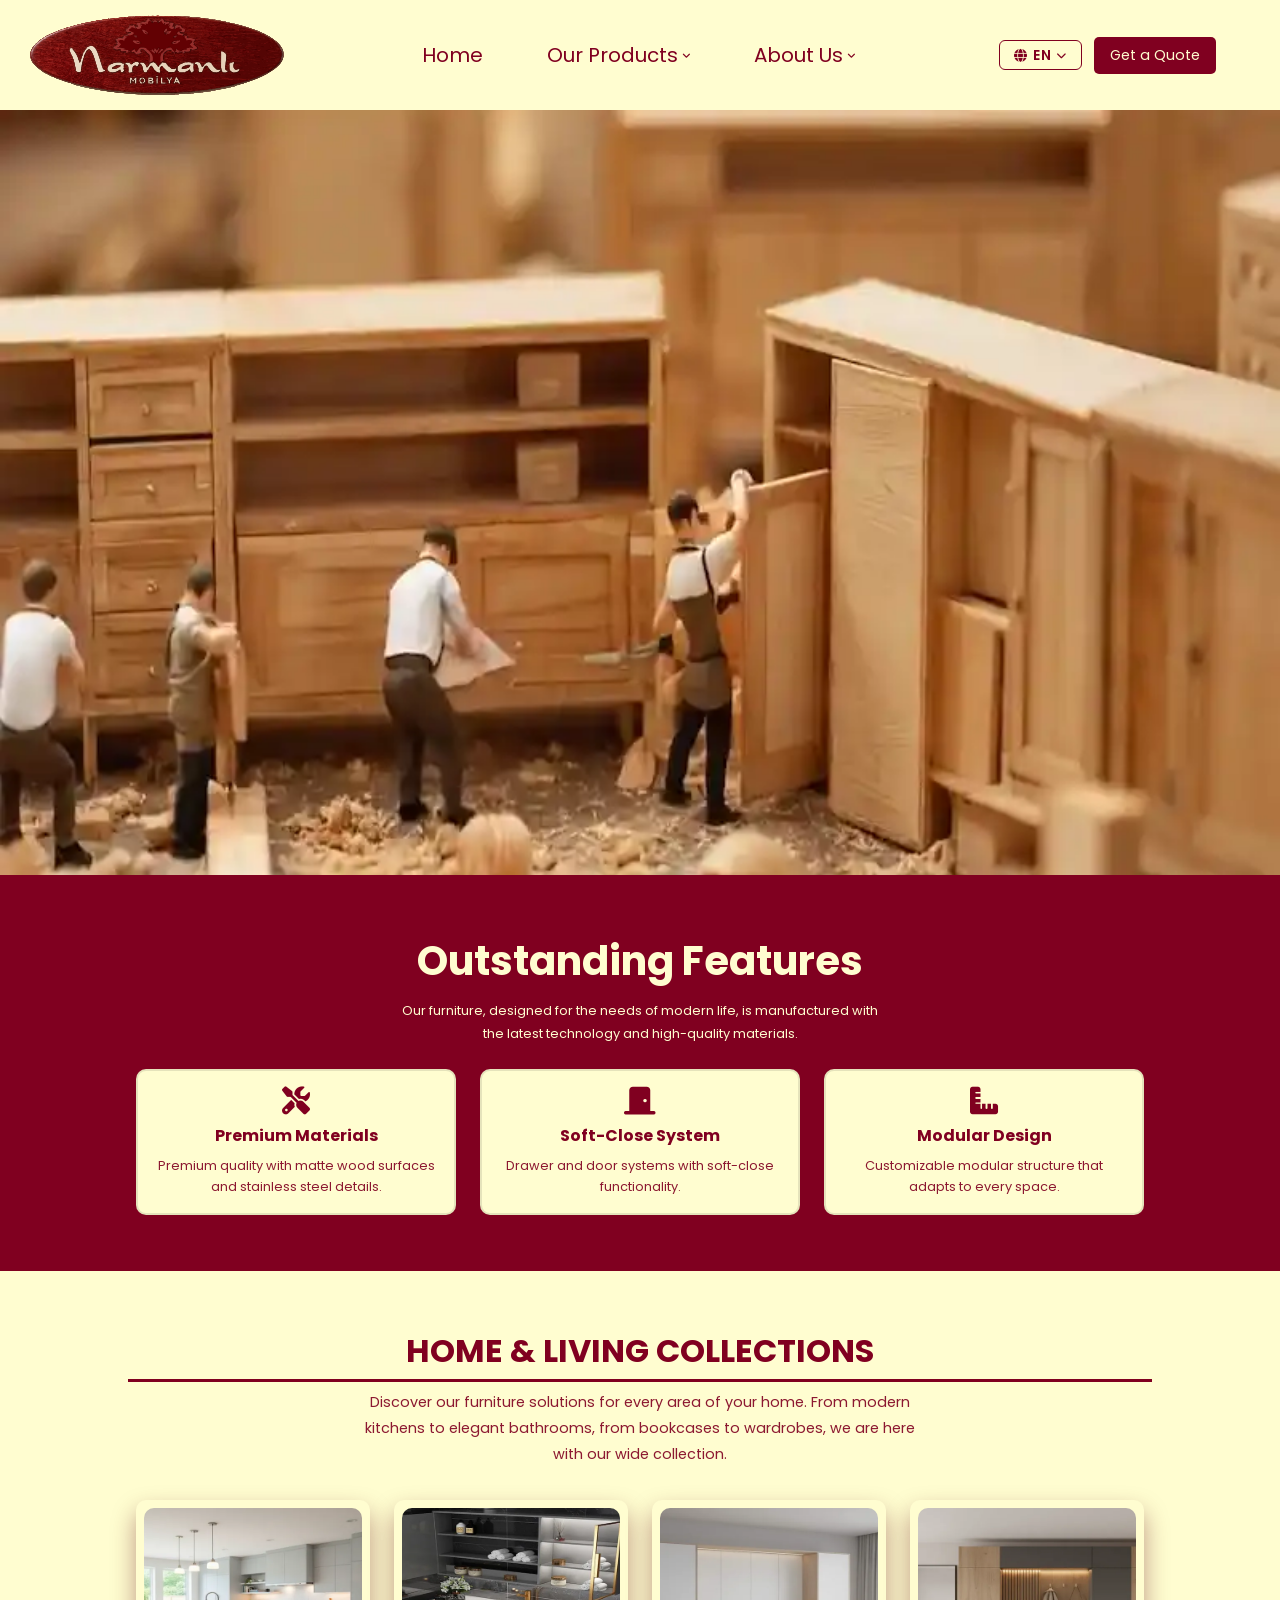
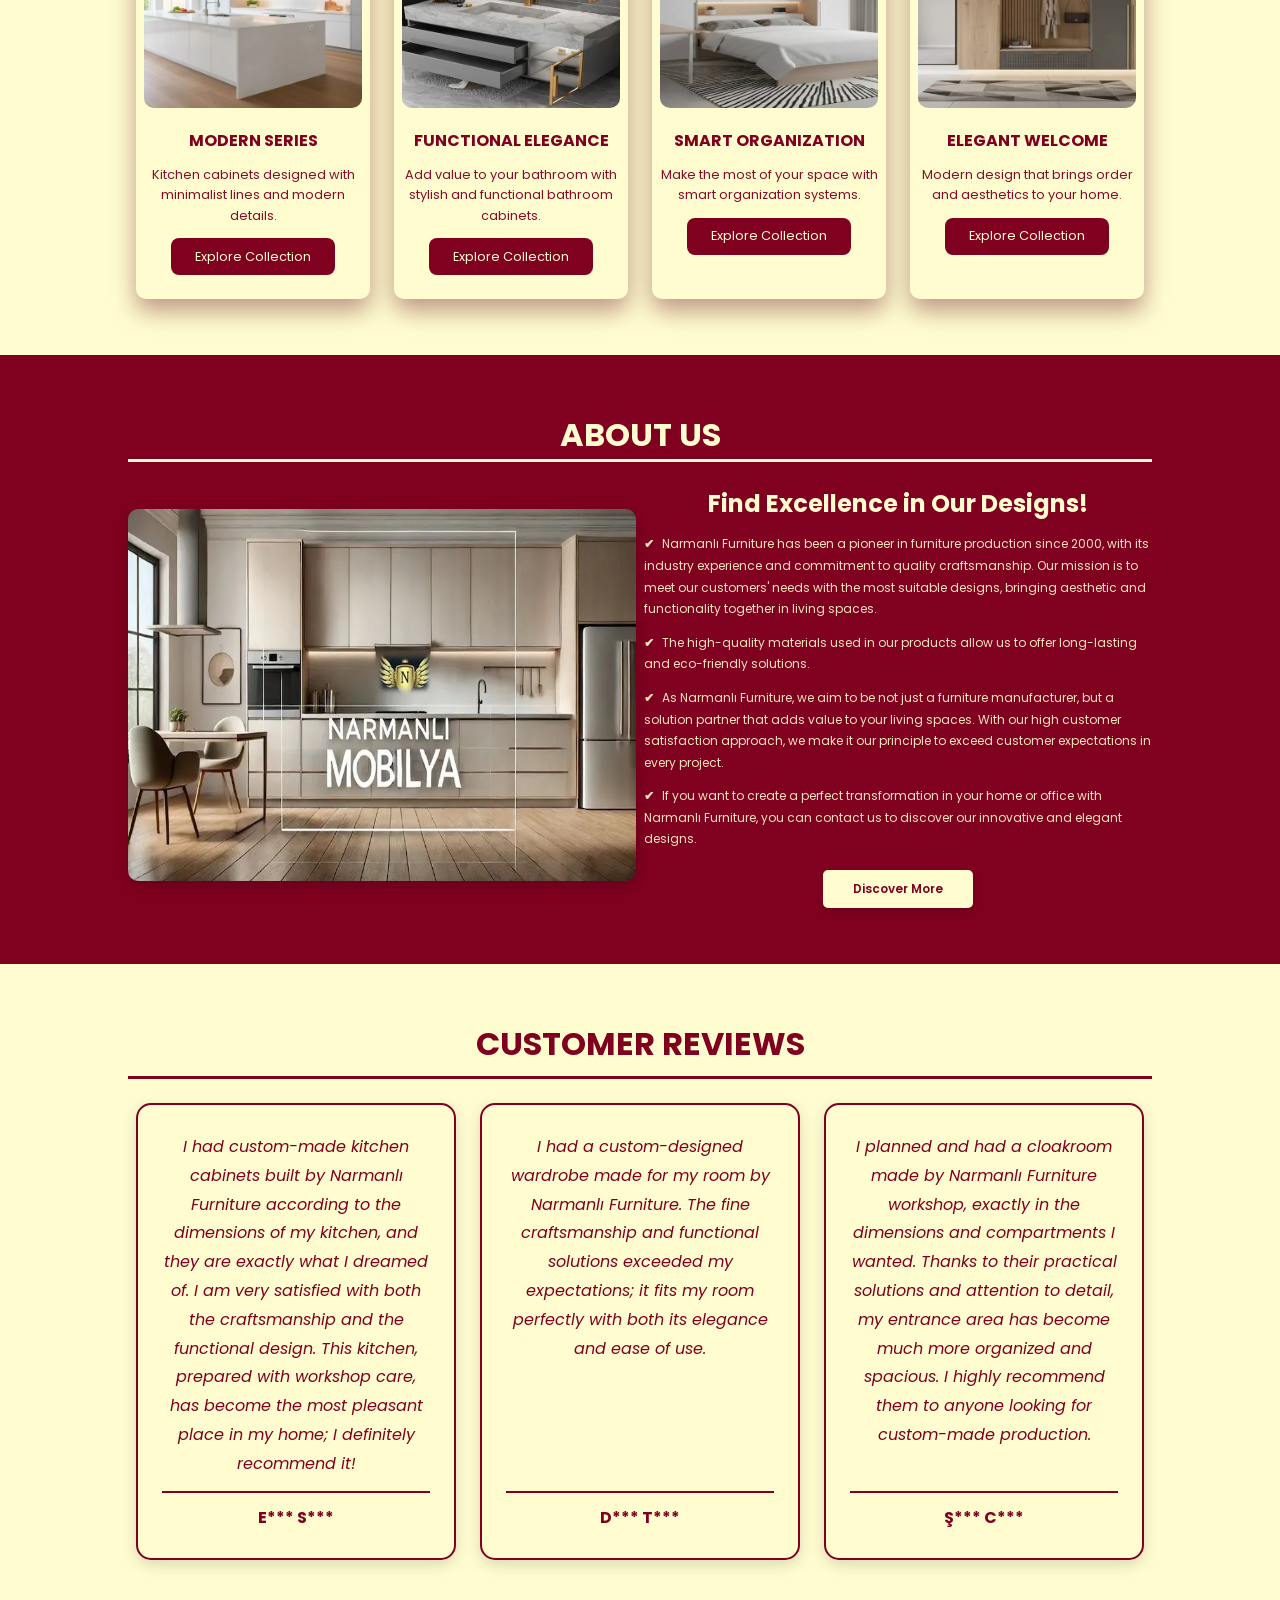
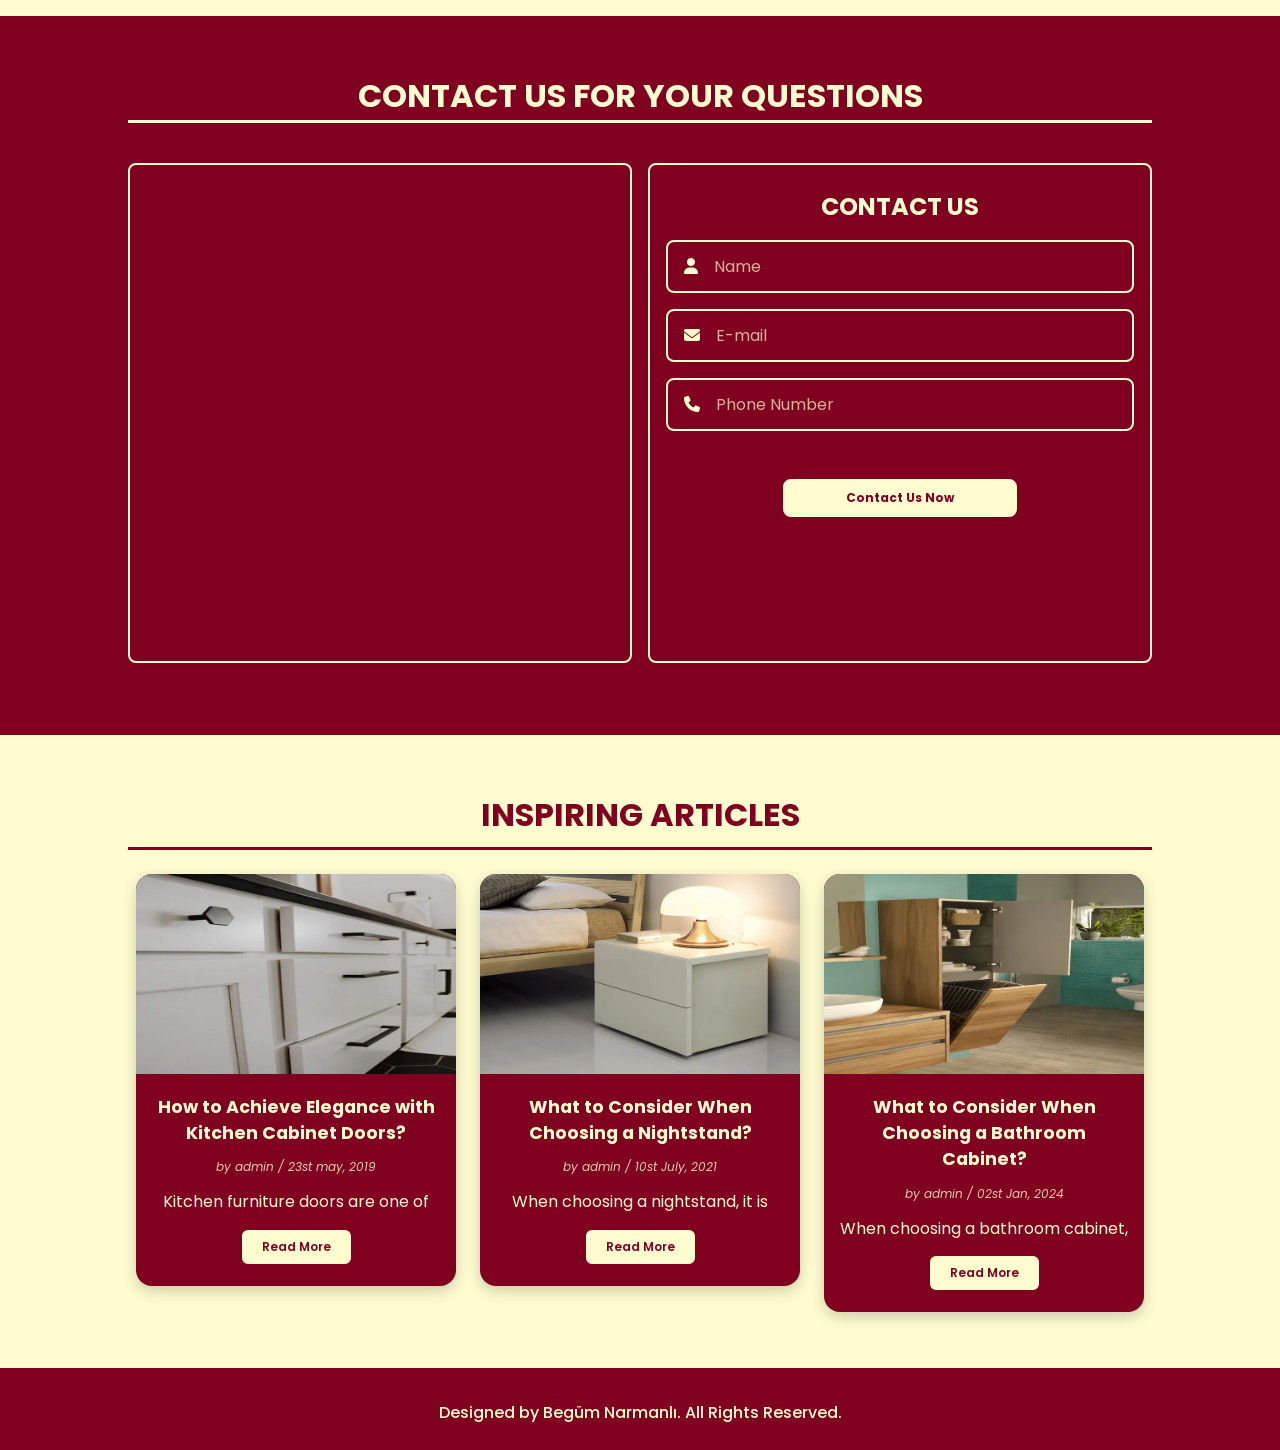
<file: index.html>
<!doctype html>
<html lang="tr">
  <head>
    <meta charset="UTF-8" />
    <meta http-equiv="X-UA-Compatible" content="IE=edge" />
    <meta name="viewport" content="width=device-width, initial-scale=1.0" />
    <meta
      name="description"
      content="Narmanlı Mobilya - Antalya'da mutfak, banyo, vestiyer, kitaplık ve yatak odası mobilyaları. Komodin, şifonyer ve özel tasarım tüm ahşap imalatı atölyemizde."
    />
    <script type="application/ld+json">
      {
        "@context": "https://schema.org",
        "@type": "FurnitureStore",
        "name": "Narmanlı Mobilya",
        "address": {
          "@type": "PostalAddress",
          "addressLocality": "Antalya",
          "addressCountry": "TR"
        },
        "url": "https://narmanlimobilya.com.tr",
        "telephone": "+905057379043",
        "description": "Antalya mobilya imalatı, özel tasarım mutfak ve banyo dolapları."
      }
    </script>
    <link rel="canonical" href="https://narmanlimobilya.com.tr/" />
    <link rel="preconnect" href="https://fonts.googleapis.com" />
    <link rel="preconnect" href="https://fonts.gstatic.com" crossorigin />
    <link
      href="https://fonts.googleapis.com/css2?family=Poppins:wght@100;300;400;500;600&display=swap"
      rel="stylesheet"
    />
    <link
      rel="stylesheet"
      href="https://cdnjs.cloudflare.com/ajax/libs/font-awesome/6.1.1/css/all.min.css"
      integrity="sha512-KfkfwYDsLkIlwQp6LFnl8zNdLGxu9YAA1QvwINks4PhcElQSvqcyVLLD9aMhXd13uQjoXtEKNosOWaZqXgel0g=="
      crossorigin="anonymous"
      referrerpolicy="no-referrer"
    />
    <title>Narmanlı Mobilya</title>
    <link rel="manifest" href="manifest.json" />
    <link rel="icon" type="image/png" href="resimler/icons/tools.svg" />
    <link rel="icon" type="image/png" href="resimler/icons/app-icon-512.png" />
    <link rel="apple-touch-icon" href="resimler/icons/app-icon-apple.png" />
    <link
      rel="icon"
      type="image/png"
      sizes="192x192"
      href="resimler/icons/app-icon-192.png"
    />
    <link
      rel="icon"
      type="image/png"
      sizes="512x512"
      href="resimler/icons/app-icon-512.png"
    />
    <meta
      name="msapplication-TileImage"
      content="resimler/icons/app-icon-512.png"
    />
    <link rel="stylesheet" href="styles/style.css" />
  </head>
  <body>
    <header class="header">
      <a href="#" class="logo">
        <img
          src="resimler/hakkimizda/narmanli-logo.svg"
          alt="Narmanlı Mobilya"
        />
      </a>

      <nav class="navbar">
        <a href="index.html" data-i18n="nav-home">Anasayfa</a>

        <div class="dropdown">
          <a href="#" class="dropbtn" data-i18n="nav-products">Ürünlerimiz</a>
          <ul class="dropdown-content">
            <li>
              <a href="products-mutfak.html" data-i18n="nav-mutfak">MUTFAK</a>
            </li>
            <li>
              <a href="products-banyo.html#banyo" data-i18n="nav-banyo"
                >BANYO</a
              >
            </li>
            <li>
              <a href="products-vestiyer.html#vestiyer" data-i18n="nav-vestiyer"
                >VESTİYER</a
              >
            </li>
            <li>
              <a href="products-komodin.html#komodin" data-i18n="nav-komodin"
                >KOMODİN</a
              >
            </li>
            <li>
              <a href="products-gardırop.html#gardirop" data-i18n="nav-gardırop"
                >GARDIROP</a
              >
            </li>
            <li>
              <a href="products-kitaplık.html#kitaplik" data-i18n="nav-kitaplik"
                >KİTAPLIK</a
              >
            </li>
            <li>
              <a href="products-sifonyer.html#sifonyer" data-i18n="nav-sifonyer"
                >ŞİFONYER</a
              >
            </li>
            <li>
              <a
                href="products-dusmeyatak.html#dusme-yatak"
                data-i18n="nav-dusme-yatak"
                >DÜŞME YATAK</a
              >
            </li>
          </ul>
        </div>

        <div class="dropdown">
          <a href="#" class="dropbtn" data-i18n="nav-about">Hakkımızda</a>
          <ul class="dropdown-content">
            <li>
              <a href="kurumsal-ilkeler.html" data-i18n="nav-kurumsal"
                >KURUMSAL İLKELERİMİZ</a
              >
            </li>
            <li><a href="vizyon.html" data-i18n="nav-vizyon">VİZYONUMUZ</a></li>
            <li><a href="misyon.html" data-i18n="nav-misyon">MİSYONUMUZ</a></li>
            <li>
              <a href="urun-konseptleri.html" data-i18n="nav-urun-konsept"
                >ÜRÜN KONSEPTLERİMİZ</a
              >
            </li>
            <li><a href="slogan.html" data-i18n="nav-slogan">SLOGANIMIZ</a></li>
          </ul>
        </div>

        <a
          href="https://wa.me/905057379043"
          target="_blank"
          rel="noopener"
          class="whatsapp-btn whatsapp-mobile"
          data-i18n="nav-whatsapp"
          >Teklif Alın</a
        >
      </nav>

      <div class="header-right">
        <div class="lang-switcher-wrapper">
          <div id="lang-switcher">
            <button
              id="lang-toggle-btn"
              onclick="toggleLangDropdown()"
              aria-label="Dil seç"
            >
              <i class="fas fa-globe"></i>
              <span id="current-lang-label">TR</span>
              <i class="fas fa-chevron-down"></i>
            </button>
            <div id="lang-dropdown" role="menu">
              <button
                class="lang-option active"
                data-lang="tr"
                onclick="setLang('tr')"
                role="menuitem"
              >
                TR
              </button>
              <button
                class="lang-option"
                data-lang="en"
                onclick="setLang('en')"
                role="menuitem"
              >
                EN
              </button>
              <button
                class="lang-option"
                data-lang="ru"
                onclick="setLang('ru')"
                role="menuitem"
              >
                RU
              </button>
            </div>
          </div>
        </div>
        <div id="menu-btn" class="fas fa-bars"></div>
        <a
          href="https://wa.me/905057379043"
          target="_blank"
          rel="noopener"
          class="whatsapp-btn whatsapp-desktop"
          data-i18n="nav-whatsapp"
          >Teklif Alın</a
        >
      </div>
    </header>

    <section class="home">
      <video
        autoplay
        muted
        loop
        playsinline
        webkit-playsinline
        preload="metadata"
        class="bg-video"
        poster="resimler/anasayfa/video-kapak.webp"
        fetchpriority="high"
      >
        <source
          src="resimler/anasayfa/0.50-Minyatür-Insanlar-ıos-uyumlu.mp4"
          type="video/mp4"
        />
        <span data-i18n="video_error"
          >Tarayıcınız bu videoyu desteklemiyor.</span
        >
      </video>
    </section>

    <section class="features" data-scroll-color="light">
      <div class="features-header">
        <h2 data-i18n="features-title">Öne Çıkan Özellikler</h2>
        <p data-i18n="features-desc">
          Modern yaşamın ihtiyaçlarına uygun tasarlanmış mobilyalarımız, en son
          teknoloji ve yüksek kalite malzemelerle üretilmektedir.
        </p>
      </div>

      <div class="features-grid">
        <div class="feature-box">
          <i class="fa-solid fa-screwdriver-wrench"></i>
          <h3 data-i18n="feature1-title">Premium Malzemeler</h3>
          <p data-i18n="feature1-desc">
            Mat dokulu ahşap yüzeyler ve paslanmaz çelik detaylarla premium
            kalite.
          </p>
        </div>
        <div class="feature-box">
          <i class="fas fa-door-closed"></i>
          <h3 data-i18n="feature2-title">Soft-Close Sistem</h3>
          <p data-i18n="feature2-desc">
            Yumuşak kapanma özellikli çekmece ve kapak sistemleri.
          </p>
        </div>
        <div class="feature-box">
          <i class="fa-solid fa-ruler-combined"></i>
          <h3 data-i18n="feature3-title">Modüler Tasarım</h3>
          <p data-i18n="feature3-desc">
            Her alana uyum sağlayan özelleştirilebilir modüler yapı.
          </p>
        </div>
      </div>
    </section>

    <section class="menu" id="menu" data-scroll-color="dark">
      <h1 class="heading" data-i18n="menu-title">
        EV VE YAŞAM KOLEKSİYONLARIMIZ
      </h1>
      <p data-i18n="menu-desc">
        Evinizin her alanına uygun mobilya çözümlerimizi keşfedin. Modern
        mutfaklardan şık banyolara, kitaplıklardan gardıroplara kadar geniş
        koleksiyonumuzla yanınızdayız.
      </p>

      <div class="box-container">
        <div class="box">
          <div class="box-head">
            <img
              src="resimler/anasayfa/anasayfa-mutfak.webp"
              width="590"
              height="350"
              loading="lazy"
              alt="Mutfak Koleksiyonu"
            />
            <h3 class="menu-category" data-i18n="menu-cat1">MODERN SERİ</h3>
            <p class="box-text" data-i18n="menu-text1">
              Minimalist çizgiler ve modern detaylarla tasarlanmış mutfak
              dolapları.
            </p>
            <a
              href="products-mutfak.html"
              class="koleksiyon-btn"
              data-i18n="koleksiyon-btn"
              >Koleksiyonu İncele</a
            >
          </div>
        </div>

        <div class="box">
          <div class="box-head">
            <img
              src="resimler/anasayfa/anasayfa-banyo.webp"
              width="590"
              height="350"
              loading="lazy"
              alt="Banyo Koleksiyonu"
            />
            <h3 class="menu-category" data-i18n="menu-cat2">
              FONKSİYONEL ŞIKLIK
            </h3>
            <p class="box-text" data-i18n="menu-text2">
              Şık ve fonksiyonel banyo dolapları ile banyonuza değer katın.
            </p>
            <a
              href="products-banyo.html"
              class="koleksiyon-btn"
              data-i18n="koleksiyon-btn"
              >Koleksiyonu İncele</a
            >
          </div>
        </div>

        <div class="box">
          <div class="box-head">
            <img
              src="resimler/anasayfa/anasayfa-dusme-yatak.webp"
              width="590"
              height="350"
              loading="lazy"
              alt="Düşme Yatak Koleksiyonu"
            />
            <h3 class="menu-category" data-i18n="menu-cat3">AKILLI DÜZEN</h3>
            <p class="box-text" data-i18n="menu-text3">
              Akıllı düzenleme sistemleri ile alanınızı en iyi şekilde
              değerlendirin.
            </p>
            <a
              href="products-dusmeyatak.html"
              class="koleksiyon-btn"
              data-i18n="koleksiyon-btn"
              >Koleksiyonu İncele</a
            >
          </div>
        </div>

        <div class="box">
          <div class="box-head">
            <img
              src="resimler/anasayfa/anasayfa-gardırop.webp"
              width="590"
              height="350"
              loading="lazy"
              alt="Gardırop Koleksiyonu"
            />
            <h3 class="menu-category" data-i18n="menu-cat4">ZARİF KARŞILAMA</h3>
            <p class="box-text" data-i18n="menu-text4">
              Evinize düzen ve estetik katacak modern tasarım.
            </p>
            <a
              href="products-gardırop.html"
              class="koleksiyon-btn"
              data-i18n="koleksiyon-btn"
              >Koleksiyonu İncele</a
            >
          </div>
        </div>
      </div>
    </section>

    <section class="about" id="about" data-scroll-color="light">
      <h1 class="heading"><span data-i18n="about-title">Hakkımızda</span></h1>
      <div class="row">
        <div class="image">
          <img
            src="resimler/anasayfa/about.webp"
            width="655"
            height="372"
            alt="Hakkımızda"
            loading="lazy"
          />
        </div>
        <div class="content">
          <h3 data-i18n="about-h3">Mükemmelliği Tasarımlarımızda Bulun!</h3>
          <p data-i18n="about-p1">
            Narmanlı Mobilya, 2000 yılından bu yana sektördeki tecrübesi ve
            kaliteli işçilik anlayışıyla mobilya üretiminde öncü bir markadır.
            Misyonumuz, müşterilerimizin ihtiyaçlarına en uygun tasarımları
            sunarak, yaşam alanlarını estetik ve fonksiyonellikle
            buluşturmaktır.
          </p>
          <p data-i18n="about-p2">
            Ürünlerimizde kullanılan yüksek kaliteli malzemeler, uzun ömürlü ve
            çevre dostu çözümler sunmamıza olanak tanımaktadır.
          </p>
          <p data-i18n="about-p3">
            Narmanlı Mobilya olarak, sadece bir mobilya üreticisi değil, aynı
            zamanda yaşam alanlarınıza değer katan bir çözüm ortağı olmayı
            amaçlıyoruz. Yüksek müşteri memnuniyeti anlayışımızla, her
            projemizde müşteri beklentilerini aşmayı ilke ediniyoruz.
          </p>
          <p data-i18n="about-p4">
            Siz de Narmanlı Mobilya ile evinizde veya ofisinizde mükemmel bir
            değişim yaratmak isterseniz, yenilikçi ve şık tasarımlarımızı
            keşfetmek için bizimle iletişime geçebilirsiniz.
          </p>
          <a
            href="kurumsal-ilkeler.html"
            class="kesfet-btn"
            data-i18n="about-btn"
            >Daha Fazla Keşfet</a
          >
        </div>
      </div>
    </section>

    <section class="review" id="review" data-scroll-color="dark">
      <h1 class="yorumlar-heading" data-i18n="reviews-title">
        Kullanıcı <span>Yorumları</span>
      </h1>
      <div class="box-container">
        <div class="box">
          <p data-i18n="review1">
            Mutfak alanımın ölçülerine göre tam hayalimdeki dolapları Narmanlı
            Mobilya'ya yaptırdım. Hem işçilik kalitesinden hem de fonksiyonel
            tasarımından çok memnun kaldım. Atölye özeniyle hazırlanan bu
            mutfak, evimin en keyifli yeri oldu; kesinlikle tavsiye ederim.
          </p>
          <h3>E*** S***</h3>
        </div>
        <div class="box">
          <p data-i18n="review2">
            Narmanlı Mobilya'ya odam için özel tasarım bir gardırop yaptırdım.
            Mobilyadaki ince ustalık ve fonksiyonel çözümler beklentimin çok
            üzerinde oldu; hem şıklığı hem de kullanım kolaylığıyla odama
            mükemmel uyum sağladı.
          </p>
          <h3>D*** T***</h3>
        </div>
        <div class="box">
          <p data-i18n="review3">
            Antrem için tam istediğim ölçülerde ve bölmelerde bir vestiyer
            planlayıp yaptırdım. Narmanlı Mobilya atölyesinin sunduğu pratik
            çözümler ve detaylardaki özen sayesinde giriş alanım çok daha
            düzenli ve ferah hale geldi. Sipariş üzerine üretim yaptırmak
            isteyenlere gönül rahatlığıyla öneririm.
          </p>
          <h3>Ş*** C***</h3>
        </div>
      </div>
    </section>

    <main>
      <section class="contact" id="contact" data-scroll-color="light">
        <h2 class="heading" data-i18n="contact-title">
          Sorularınız İçİn <span>Bize Ulaşın</span>
        </h2>

        <div class="row">
          <iframe
            title="Narmanlı Mobilya - Antalya"
            class="map"
            src="https://www.google.com/maps/embed?pb=!1m18!1m12!1m3!1d102101.70178449029!2d30.635703455962553!3d36.89804638528151!2m3!1f0!2f0!3f0!3m2!1i1024!2i768!4f13.1!3m3!1m2!1s0x14c39aaeddadadc1%3A0x95c69f73f9e32e33!2sAntalya!5e0!3m2!1str!2str!4v1777899128108!5m2!1str!2str"
            loading="lazy"
            referrerpolicy="no-referrer-when-downgrade"
          ></iframe>

          <form>
            <h3 data-i18n="contact-h3">Bİze Ulaşın</h3>

            <div class="inputBox">
              <i class="fas fa-user" aria-hidden="true"></i>
              <input
                type="text"
                id="name"
                name="name"
                data-i18n-placeholder="contact-name"
                placeholder="İsim"
                aria-label="İsim"
              />
            </div>

            <div class="inputBox">
              <i class="fas fa-envelope" aria-hidden="true"></i>
              <input
                type="email"
                id="email"
                name="email"
                data-i18n-placeholder="contact-email"
                data-i18n-title="contact-email-title"
                placeholder="E-mail"
                required
                aria-label="E-posta adresi"
                title="Lütfen geçerli bir e-posta adresi giriniz."
              />
            </div>

            <div class="inputBox">
              <i class="fas fa-phone" aria-hidden="true"></i>
              <input
                type="text"
                id="phone"
                name="phone"
                data-i18n-placeholder="contact-phone"
                data-i18n-title="contact-phone-title"
                placeholder="Telefon Numarası"
                required
                pattern="[0-9]{10,15}"
                aria-label="Telefon numarası"
                title="Lütfen sadece 10 ila 15 hane arasında rakam giriniz."
              />
            </div>

            <button class="btn" data-i18n="contact-btn">
              Hemen İletişime Geçin
            </button>
          </form>
        </div>
      </section>
    </main>

    <section class="blogs" id="blogs" data-scroll-color="dark">
      <h1 class="blogs-heading" data-i18n="blogs-title">
        İlham<span> Veren Yazılar</span>
      </h1>
      <div class="box-container">
        <div class="box">
          <div class="image">
            <img
              src="resimler/anasayfa/blog_1.webp"
              width="590"
              height="350"
              loading="lazy"
              alt="blog"
            />
          </div>
          <div class="content">
            <a href="#" class="title" data-i18n="blog1-title"
              >Mutfak Kapaklarıyla Şıklık Nasıl Sağlanır?</a
            >
            <span>by admin / 23st may, 2019</span>
            <p data-i18n="blog1-text">
              Mutfak mobilyası kapakları, hem estetik hem de fonksiyonellik
              açısından mutfak tasarımının en önemli unsurlarından biridir.
              Doğru malzeme ve tasarım seçimiyle, mutfağınızda şıklığı ve düzeni
              bir arada yakalayabilirsiniz.
            </p>
            <a href="#" class="blog-btn" data-i18n="blog-btn">Devamını Oku</a>
          </div>
        </div>
        <div class="box">
          <div class="image">
            <img
              src="resimler/anasayfa/blog_2.webp"
              width="590"
              height="350"
              loading="lazy"
              alt="blog"
            />
          </div>
          <div class="content">
            <a href="#" class="title" data-i18n="blog2-title"
              >Komodin Seçiminde Nelere Dikkat Edilmeli?</a
            >
            <span>by admin / 10st July, 2021</span>
            <p data-i18n="blog2-text">
              Komodin seçerken, hem estetik hem de fonksiyonelliği göz önünde
              bulundurmak önemlidir. Doğru boyut, odanızın havasını
              değiştirebilir ve ihtiyacınıza göre çekmece veya raf gibi ek
              depolama alanları sunarak düzeni sağlar.
            </p>
            <a href="#" class="blog-btn" data-i18n="blog-btn">Devamını Oku</a>
          </div>
        </div>
        <div class="box">
          <div class="image">
            <img
              src="resimler/anasayfa/blog_3.webp"
              width="590"
              height="350"
              loading="lazy"
              alt="blog"
            />
          </div>
          <div class="content">
            <a href="#" class="title" data-i18n="blog3-title"
              >Banyo Dolabı Seçerken Nelere Dikkat Edilmeli?</a
            >
            <span>by admin / 02st Jan, 2024</span>
            <p data-i18n="blog3-text">
              Banyo dolabı seçerken, suya dayanıklı malzemeler tercih etmek uzun
              ömürlü kullanım sağlar. Ayrıca, alanı verimli kullanabilmek için
              kompakt tasarımlar ve raf ya da çekmece gibi depolama çözümleri
              önemlidir. Banyo dolabınızın rengi ve tarzı, banyonuzun genel
              dekorasyonu ile uyumlu olmalı, aynı zamanda işlevsel bir alan
              yaratmalıdır.
            </p>
            <a href="#" class="blog-btn" data-i18n="blog-btn">Devamını Oku</a>
          </div>
        </div>
      </div>
    </section>

    <section class="footer" data-scroll-color="light">
      <div class="credit">
        <span data-i18n="footer-text"
          >Begüm Narmanlı tarafından tasarlanmıştır. Tüm Hakları Saklıdır.</span
        >
      </div>
    </section>

    <button id="backToTop">
      <i class="fas fa-tools"></i>
    </button>

    <script src="js/lang.js"></script>
    <script src="js/script.js"></script>
  </body>
</html>
</file>
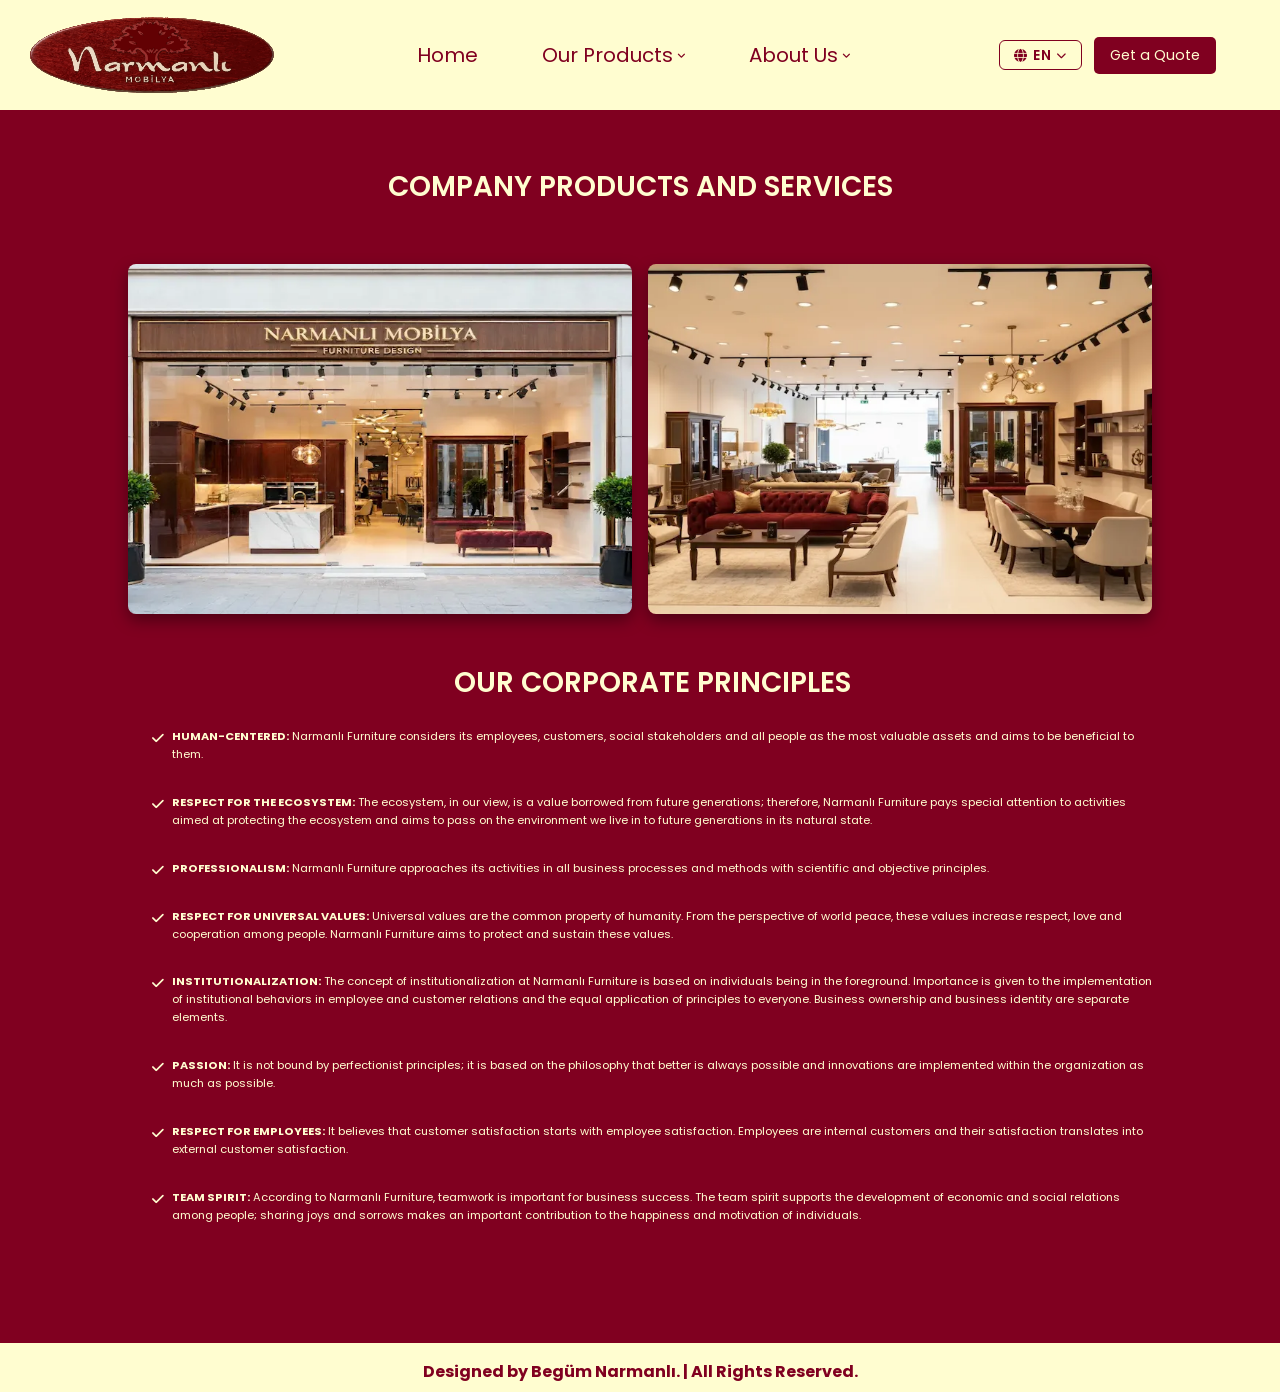
<file: kurumsal-ilkeler.html>
<!doctype html>
<html lang="tr">
  <head>
    <meta charset="UTF-8" />
    <meta http-equiv="X-UA-Compatible" content="IE=edge" />
    <meta name="viewport" content="width=device-width, initial-scale=1.0" />
    <link rel="canonical" href="https://narmanlimobilya.com.tr/kurumsal-ilkeler.html" />
    <link rel="preconnect" href="https://fonts.googleapis.com" />
    <link rel="preconnect" href="https://fonts.gstatic.com" crossorigin />
    <link
      href="https://fonts.googleapis.com/css2?family=Poppins:wght@100;300;400;500;600&display=swap"
      rel="stylesheet"
    />
    <link
      rel="stylesheet"
      href="https://cdnjs.cloudflare.com/ajax/libs/font-awesome/6.1.1/css/all.min.css"
      integrity="sha512-KfkfwYDsLkIlwQp6LFnl8zNdLGxu9YAA1QvwINks4PhcElQSvqcyVLLD9aMhXd13uQjoXtEKNosOWaZqXgel0g=="
      crossorigin="anonymous"
      referrerpolicy="no-referrer"
    />
    <title data-i18n-title-tag="page-title-kurumsal">
      Kurumsal İlkelerimiz | Narmanlı Mobilya
    </title>
    <link rel="manifest" href="manifest.json" />
    <link rel="icon" type="image/png" href="resimler/icons/tools.svg" />
    <link rel="apple-touch-icon" href="resimler/icons/tools.svg" />
    <link rel="stylesheet" href="styles/style.css" />
    <link rel="stylesheet" href="styles/products.css" />
  </head>
  <body>
    <header class="header">
      <a href="#" class="logo">
        <img
          src="resimler/hakkimizda/narmanli-logo.svg"
          alt="Narmanlı Mobilya"
        />
      </a>

      <nav class="navbar">
        <a href="index.html" data-i18n="nav-home">Anasayfa</a>

        <div class="dropdown">
          <a href="#" class="dropbtn" data-i18n="nav-products">Ürünlerimiz</a>
          <ul class="dropdown-content">
            <li>
              <a href="products-mutfak.html" data-i18n="nav-mutfak">MUTFAK</a>
            </li>
            <li>
              <a href="products-banyo.html#banyo" data-i18n="nav-banyo"
                >BANYO</a
              >
            </li>
            <li>
              <a href="products-vestiyer.html#vestiyer" data-i18n="nav-vestiyer"
                >VESTİYER</a
              >
            </li>
            <li>
              <a href="products-komodin.html#komodin" data-i18n="nav-komodin"
                >KOMODİN</a
              >
            </li>
            <li>
              <a href="products-gardırop.html#gardirop" data-i18n="nav-gardırop"
                >GARDIROP</a
              >
            </li>
            <li>
              <a href="products-kitaplık.html#kitaplik" data-i18n="nav-kitaplik"
                >KİTAPLIK</a
              >
            </li>
            <li>
              <a href="products-sifonyer.html#sifonyer" data-i18n="nav-sifonyer"
                >ŞİFONYER</a
              >
            </li>
            <li>
              <a
                href="products-dusmeyatak.html#dusme-yatak"
                data-i18n="nav-dusme-yatak"
                >DÜŞME YATAK</a
              >
            </li>
          </ul>
        </div>

        <div class="dropdown">
          <a href="#" class="dropbtn" data-i18n="nav-about">Hakkımızda</a>
          <ul class="dropdown-content">
            <li>
              <a href="kurumsal-ilkeler.html" data-i18n="nav-kurumsal"
                >KURUMSAL İLKELERİMİZ</a
              >
            </li>
            <li><a href="vizyon.html" data-i18n="nav-vizyon">VİZYONUMUZ</a></li>
            <li><a href="misyon.html" data-i18n="nav-misyon">MİSYONUMUZ</a></li>
            <li>
              <a href="urun-konseptleri.html" data-i18n="nav-urun-konsept"
                >ÜRÜN KONSEPTLERİMİZ</a
              >
            </li>
            <li><a href="slogan.html" data-i18n="nav-slogan">SLOGANIMIZ</a></li>
          </ul>
        </div>

        <a
          href="https://wa.me/905057379043"
          target="_blank"
          rel="noopener"
          class="whatsapp-btn whatsapp-mobile"
          data-i18n="nav-whatsapp"
          >Teklif Alın</a
        >
      </nav>

      <div class="header-right">
        <div class="lang-switcher-wrapper">
          <div id="lang-switcher">
            <button
              id="lang-toggle-btn"
              onclick="toggleLangDropdown()"
              aria-label="Dil seç"
            >
              <i class="fas fa-globe"></i>
              <span id="current-lang-label">TR</span>
              <i class="fas fa-chevron-down"></i>
            </button>
            <div id="lang-dropdown" role="menu">
              <button
                class="lang-option active"
                data-lang="tr"
                onclick="setLang('tr')"
                role="menuitem"
              >
                TR
              </button>
              <button
                class="lang-option"
                data-lang="en"
                onclick="setLang('en')"
                role="menuitem"
              >
                EN
              </button>
              <button
                class="lang-option"
                data-lang="ru"
                onclick="setLang('ru')"
                role="menuitem"
              >
                RU
              </button>
            </div>
          </div>
        </div>
        <div id="menu-btn" class="fas fa-bars"></div>
        <a
          href="https://wa.me/905057379043"
          target="_blank"
          rel="noopener"
          class="whatsapp-btn whatsapp-desktop"
          data-i18n="nav-whatsapp"
          >Teklif Alın</a
        >
      </div>
    </header>

    <section class="products" id="kurumsal-ilkeler" data-scroll-color="dark">
      <div class="product-box-container">
        <h2 class="product-title" data-i18n="kurumsal-company-title">
          Firma Ürün ve Hizmetleri
        </h2>
        <div class="box-product-item">
          <div class="image-group">
            <div class="image">
              <img
                src="resimler/hakkimizda/giris-1.webp"
                width="590"
                height="350"
                loading="lazy"
                alt="Hakkımızda"
              />
            </div>
            <div class="image second-image">
              <img src="resimler/hakkimizda/giris-2.webp" alt="Hakkımızda" />
            </div>
          </div>
          <div class="product-box-head"></div>
          <div class="product-box-bottom">
            <div class="info">
              <p class="product-title" data-i18n="kurumsal-title">
                KURUMSAL İLKELERİMİZ
              </p>
              <ul
                class="principles-list"
                style="list-style-type: none; padding-left: 0"
              >
                <li class="principle-item">
                  <strong data-i18n="kurumsal-p1-title"
                    >İNSAN ODAKLILIK:</strong
                  >
                  <span data-i18n="kurumsal-p1"
                    >Narmanlı Mobilya çalışanları, müşterileri, sosyal
                    paydaşları ve tüm insanları en değerli varlıklar olarak
                    kabul eder ve onlara yararlı olmayı amaçlar.</span
                  >
                </li>
                <li class="principle-item">
                  <strong data-i18n="kurumsal-p2-title"
                    >EKO SİSTEME SAYGI:</strong
                  >
                  <span data-i18n="kurumsal-p2"
                    >Ekosistem, bize göre gelecek nesillerden ödünç alınmış bir
                    değerdir; bu nedenle Narmanlı Mobilya, ekosistemin
                    korunmasına yönelik faaliyetlere özel önem verir ve içinde
                    bulunduğumuz çevreyi gelecek nesillere tüm doğallığıyla
                    aktarmayı amaçlar.</span
                  >
                </li>
                <li class="principle-item">
                  <strong data-i18n="kurumsal-p3-title">PROFESYONELLİK:</strong>
                  <span data-i18n="kurumsal-p3"
                    >Narmanlı Mobilya, tüm iş yapım süreçleri ve yöntemlerinde
                    faaliyetlerini bilimsel ve objektif esaslarla
                    yaklaşır.</span
                  >
                </li>
                <li class="principle-item">
                  <strong data-i18n="kurumsal-p4-title"
                    >EVRENSEL DEĞERLERE SAYGI:</strong
                  >
                  <span data-i18n="kurumsal-p4"
                    >Evrensel değerler insanlığın ortak malıdır. Dünya barışı
                    açısından, bu değerler insanlar arasında saygıyı, sevgiyi ve
                    işbirliğini artırır. Narmanlı Mobilya, bu değerleri korumayı
                    ve yaşatmayı amaçlar.</span
                  >
                </li>
                <li class="principle-item">
                  <strong data-i18n="kurumsal-p5-title">KURUMSALLAŞMA:</strong>
                  <span data-i18n="kurumsal-p5"
                    >Narmanlı Mobilya'da kurumsallaşma anlayışı, kişilerin ön
                    planda olmasına dayanır. Çalışan ve müşteri ilişkilerinde
                    kurumsal davranışların uygulanmasına ve ilkelerin herkese
                    eşit şekilde uygulanmasına önem verilir. İşletme sahipliği
                    ve işletme kimliği ayrı unsurlardır.</span
                  >
                </li>
                <li class="principle-item">
                  <strong data-i18n="kurumsal-p6-title">TUTKULUK:</strong>
                  <span data-i18n="kurumsal-p6"
                    >Mükemmeliyetçilik ilkelerine bağlı değildir; her zaman daha
                    iyisinin mümkün olabileceği felsefesine dayanır ve
                    yenilikler mümkün olduğunca bünyesinde uygulanır.</span
                  >
                </li>
                <li class="principle-item">
                  <strong data-i18n="kurumsal-p7-title"
                    >ÇALIŞANLARA SAYGI:</strong
                  >
                  <span data-i18n="kurumsal-p7"
                    >Müşteri memnuniyetinin, çalışan memnuniyetiyle başladığına
                    inanır. Çalışanlar iç müşteridir ve memnuniyetleri dış
                    müşteri memnuniyetine dönüşür.</span
                  >
                </li>
                <li class="principle-item">
                  <strong data-i18n="kurumsal-p8-title">TAKIM ANLAYIŞI:</strong>
                  <span data-i18n="kurumsal-p8"
                    >Narmanlı Mobilya'ya göre işletme başarısında takım
                    arkadaşlığı önemlidir. Takım anlayışı insanlar arasında
                    ekonomik ve sosyal ilişkilerin gelişmesini destekler; sevinç
                    ve acıların paylaşılması yoluyla bireylerin mutluluğuna ve
                    motivasyonuna önemli katkı yapar.</span
                  >
                </li>
              </ul>
            </div>
          </div>
        </div>
      </div>
    </section>

    <section class="product-footer" data-scroll-color="dark">
      <div class="product-credit">
        <span data-i18n="product-footer"
          >Begüm Narmanlı tarafından tasarlanmıştır. | Tüm Hakları
          Saklıdır.</span
        >
      </div>
    </section>

    <button id="backToTop" title="Yukarı Çık">
      <i class="fas fa-tools"></i>
    </button>

    <script src="js/lang.js"></script>
    <script src="js/script.js"></script>
  </body>
</html>
</file>
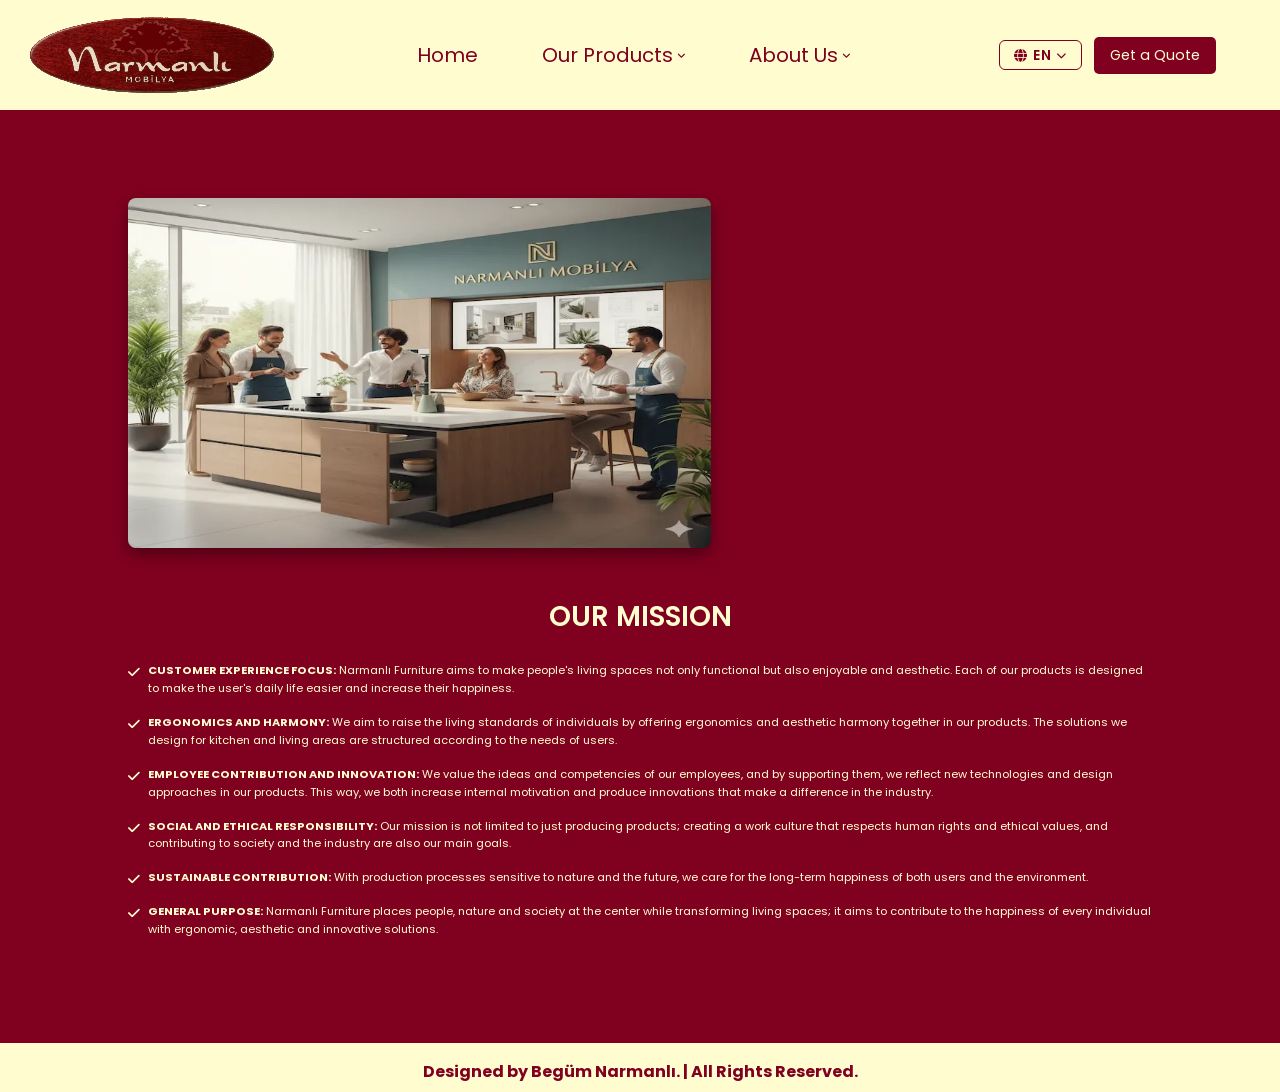
<file: misyon.html>
<!doctype html>
<html lang="tr">
  <head>
    <meta charset="UTF-8" />
    <meta http-equiv="X-UA-Compatible" content="IE=edge" />
    <meta name="viewport" content="width=device-width, initial-scale=1.0" />
    <meta name="description" content="Narmanlı Mobilya Misyonu: Ergonomi, estetik ve sürdürülebilirlik ilkeleriyle, insan odaklı ve yenilikçi mobilya çözümleri üreterek yaşam alanlarınıza değer katıyoruz.">
    <link rel="canonical" href="https://narmanlimobilya.com.tr/misyon.html" />
    <link rel="preconnect" href="https://fonts.googleapis.com" />
    <link rel="preconnect" href="https://fonts.gstatic.com" crossorigin />
    <link
      href="https://fonts.googleapis.com/css2?family=Poppins:wght@100;300;400;500;600&display=swap"
      rel="stylesheet"
    />
    <link
      rel="stylesheet"
      href="https://cdnjs.cloudflare.com/ajax/libs/font-awesome/6.1.1/css/all.min.css"
      integrity="sha512-KfkfwYDsLkIlwQp6LFnl8zNdLGxu9YAA1QvwINks4PhcElQSvqcyVLLD9aMhXd13uQjoXtEKNosOWaZqXgel0g=="
      crossorigin="anonymous"
      referrerpolicy="no-referrer"
    />
    <title data-i18n-title-tag="page-title-misyon">
      Misyonumuz | Narmanlı Mobilya
    </title>
    <link rel="manifest" href="manifest.json" />
    <link rel="icon" type="image/png" href="resimler/icons/tools.svg" />
    <link rel="apple-touch-icon" href="resimler/icons/tools.svg" />
    <link rel="stylesheet" href="styles/style.css" />
    <link rel="stylesheet" href="styles/products.css" />
  </head>
  <body>
    <header class="header">
      <a href="#" class="logo">
        <img
          src="resimler/hakkimizda/narmanli-logo.svg"
          alt="Narmanlı Mobilya"
        />
      </a>

      <nav class="navbar">
        <a href="index.html" data-i18n="nav-home">Anasayfa</a>

        <div class="dropdown">
          <a href="#" class="dropbtn" data-i18n="nav-products">Ürünlerimiz</a>
          <ul class="dropdown-content">
            <li>
              <a href="products-mutfak.html" data-i18n="nav-mutfak">MUTFAK</a>
            </li>
            <li>
              <a href="products-banyo.html#banyo" data-i18n="nav-banyo"
                >BANYO</a
              >
            </li>
            <li>
              <a href="products-vestiyer.html#vestiyer" data-i18n="nav-vestiyer"
                >VESTİYER</a
              >
            </li>
            <li>
              <a href="products-komodin.html#komodin" data-i18n="nav-komodin"
                >KOMODİN</a
              >
            </li>
            <li>
              <a href="products-gardırop.html#gardirop" data-i18n="nav-gardırop"
                >GARDIROP</a
              >
            </li>
            <li>
              <a href="products-kitaplık.html#kitaplik" data-i18n="nav-kitaplik"
                >KİTAPLIK</a
              >
            </li>
            <li>
              <a href="products-sifonyer.html#sifonyer" data-i18n="nav-sifonyer"
                >ŞİFONYER</a
              >
            </li>
            <li>
              <a
                href="products-dusmeyatak.html#dusme-yatak"
                data-i18n="nav-dusme-yatak"
                >DÜŞME YATAK</a
              >
            </li>
          </ul>
        </div>

        <div class="dropdown">
          <a href="#" class="dropbtn" data-i18n="nav-about">Hakkımızda</a>
          <ul class="dropdown-content">
            <li>
              <a href="kurumsal-ilkeler.html" data-i18n="nav-kurumsal"
                >KURUMSAL İLKELERİMİZ</a
              >
            </li>
            <li><a href="vizyon.html" data-i18n="nav-vizyon">VİZYONUMUZ</a></li>
            <li><a href="misyon.html" data-i18n="nav-misyon">MİSYONUMUZ</a></li>
            <li>
              <a href="urun-konseptleri.html" data-i18n="nav-urun-konsept"
                >ÜRÜN KONSEPTLERİMİZ</a
              >
            </li>
            <li><a href="slogan.html" data-i18n="nav-slogan">SLOGANIMIZ</a></li>
          </ul>
        </div>

        <a
          href="https://wa.me/905057379043"
          target="_blank"
          rel="noopener"
          class="whatsapp-btn whatsapp-mobile"
          data-i18n="nav-whatsapp"
          >Teklif Alın</a
        >
      </nav>

      <div class="header-right">
        <div class="lang-switcher-wrapper">
          <div id="lang-switcher">
            <button
              id="lang-toggle-btn"
              onclick="toggleLangDropdown()"
              aria-label="Dil seç"
            >
              <i class="fas fa-globe"></i>
              <span id="current-lang-label">TR</span>
              <i class="fas fa-chevron-down"></i>
            </button>
            <div id="lang-dropdown" role="menu">
              <button
                class="lang-option active"
                data-lang="tr"
                onclick="setLang('tr')"
                role="menuitem"
              >
                TR
              </button>
              <button
                class="lang-option"
                data-lang="en"
                onclick="setLang('en')"
                role="menuitem"
              >
                EN
              </button>
              <button
                class="lang-option"
                data-lang="ru"
                onclick="setLang('ru')"
                role="menuitem"
              >
                RU
              </button>
            </div>
          </div>
        </div>
        <div id="menu-btn" class="fas fa-bars"></div>
        <a
          href="https://wa.me/905057379043"
          target="_blank"
          rel="noopener"
          class="whatsapp-btn whatsapp-desktop"
          data-i18n="nav-whatsapp"
          >Teklif Alın</a
        >
      </div>
    </header>

    <section class="products" id="misyon" data-scroll-color="dark">
      <div class="product-box-container">
        <div class="box-product-item">
          <div class="image-group">
            <div class="image">
              <img
                src="resimler/hakkimizda/misyon.webp"
                width="590"
                height="350"
                loading="lazy"
                alt="Misyonumuz"
              />
            </div>
          </div>
          <div class="product-box-bottom">
            <div class="info">
              <h2 class="product-title" data-i18n="misyon-title">MİSYONUMUZ</h2>
              <ul
                class="principles-list"
                style="list-style-type: none; padding-left: 0"
              >
                <li class="principle-item">
                  <strong data-i18n="misyon-p1-title"
                    >MÜŞTERİ DENEYİMİ ODAKLILIK:</strong
                  >
                  <span data-i18n="misyon-p1"
                    >Narmanlı Mobilya, insanların yaşam alanlarını yalnızca
                    işlevsel değil, aynı zamanda keyifli ve estetik hale
                    getirmeyi hedefler. Her ürünümüz, kullanıcının günlük
                    yaşamını kolaylaştırmak ve mutluluğunu artırmak amacıyla
                    tasarlanır.</span
                  >
                </li>
                <li class="principle-item">
                  <strong data-i18n="misyon-p2-title">ERGONOMİ VE UYUM:</strong>
                  <span data-i18n="misyon-p2"
                    >Ürünlerimizde ergonomi ve estetik uyumu bir arada sunarak,
                    bireylerin yaşam standartlarını yükseltmeyi amaçlarız.
                    Mutfak ve yaşam alanları için tasarladığımız çözümler,
                    kullanıcıların ihtiyaçlarına uygun şekilde
                    yapılandırılır.</span
                  >
                </li>
                <li class="principle-item">
                  <strong data-i18n="misyon-p3-title"
                    >ÇALIŞAN KATKISI VE İNOVASYON:</strong
                  >
                  <span data-i18n="misyon-p3"
                    >Çalışanlarımızın fikir ve yetkinliklerini değerli görür,
                    onları destekleyerek yeni teknolojileri ve tasarım
                    yaklaşımlarını ürünlerimize yansıtırız. Bu sayede hem iç
                    motivasyonu artırır hem de sektörde fark yaratan yenilikler
                    üretiriz.</span
                  >
                </li>
                <li class="principle-item">
                  <strong data-i18n="misyon-p4-title"
                    >TOPLUMSAL VE ETİK SORUMLULUK:</strong
                  >
                  <span data-i18n="misyon-p4"
                    >Misyonumuz, sadece ürün üretmekle sınırlı değildir; insan
                    haklarına ve etik değerlere saygılı bir iş kültürü
                    oluşturmak, topluma ve sektöre fayda sağlamak da temel
                    hedefimizdir.</span
                  >
                </li>
                <li class="principle-item">
                  <strong data-i18n="misyon-p5-title"
                    >SÜRDÜRÜLEBİLİR KATKI:</strong
                  >
                  <span data-i18n="misyon-p5"
                    >Doğaya ve geleceğe duyarlı üretim süreçleri ile, hem
                    kullanıcıların hem de çevrenin uzun vadeli mutluluğunu
                    gözetiriz.</span
                  >
                </li>
                <li class="principle-item">
                  <strong data-i18n="misyon-p6-title">GENEL AMAÇ:</strong>
                  <span data-i18n="misyon-p6"
                    >Narmanlı Mobilya, yaşam alanlarını dönüştürürken insanı,
                    doğayı ve toplumu merkeze alır; ergonomik, estetik ve
                    yenilikçi çözümlerle her bireyin mutluluk dünyasına katkıda
                    bulunmayı amaçlar.</span
                  >
                </li>
              </ul>
            </div>
          </div>
        </div>
      </div>
    </section>

    <section class="product-footer" data-scroll-color="dark">
      <div class="product-credit">
        <span data-i18n="product-footer"
          >Begüm Narmanlı tarafından tasarlanmıştır. | Tüm Hakları
          Saklıdır.</span
        >
      </div>
    </section>

    <button id="backToTop" title="Yukarı Çık">
      <i class="fas fa-tools"></i>
    </button>

    <script src="js/script.js"></script>
    <script src="js/lang.js"></script>
  </body>
</html>
</file>
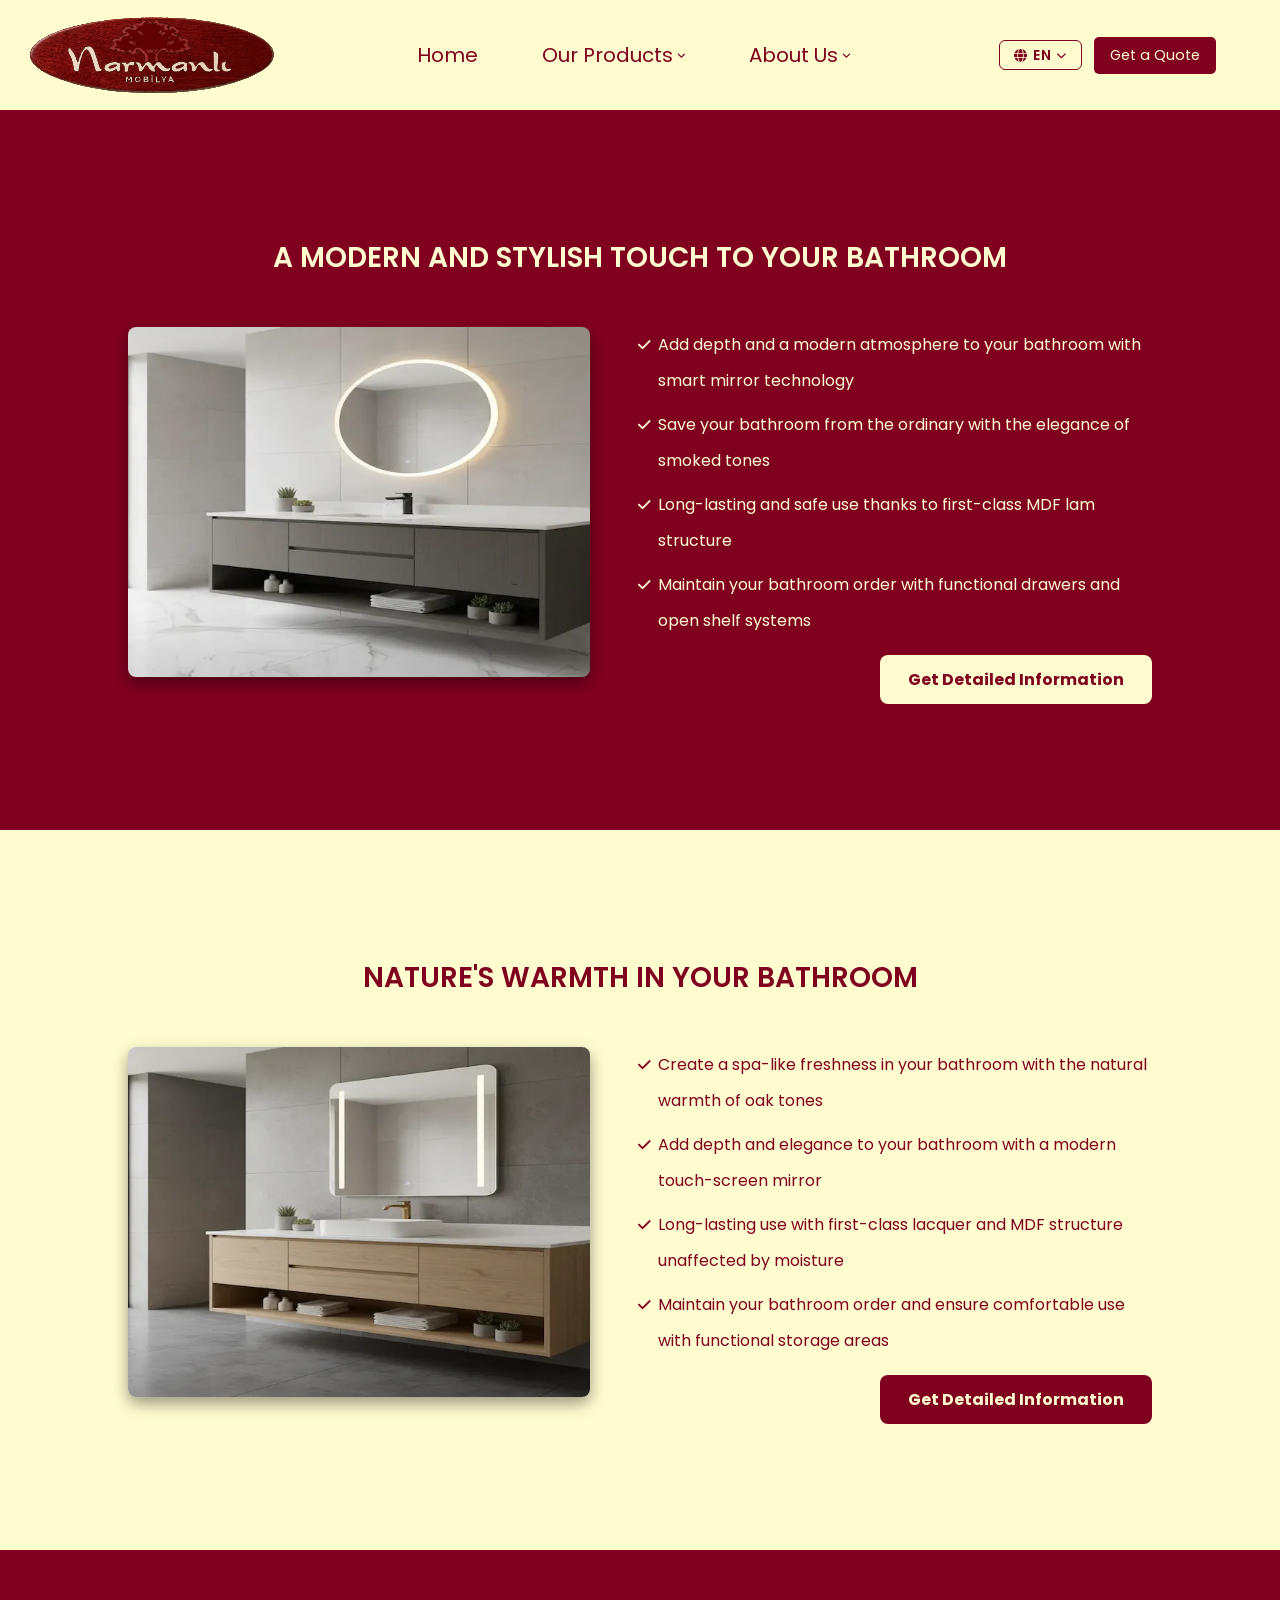
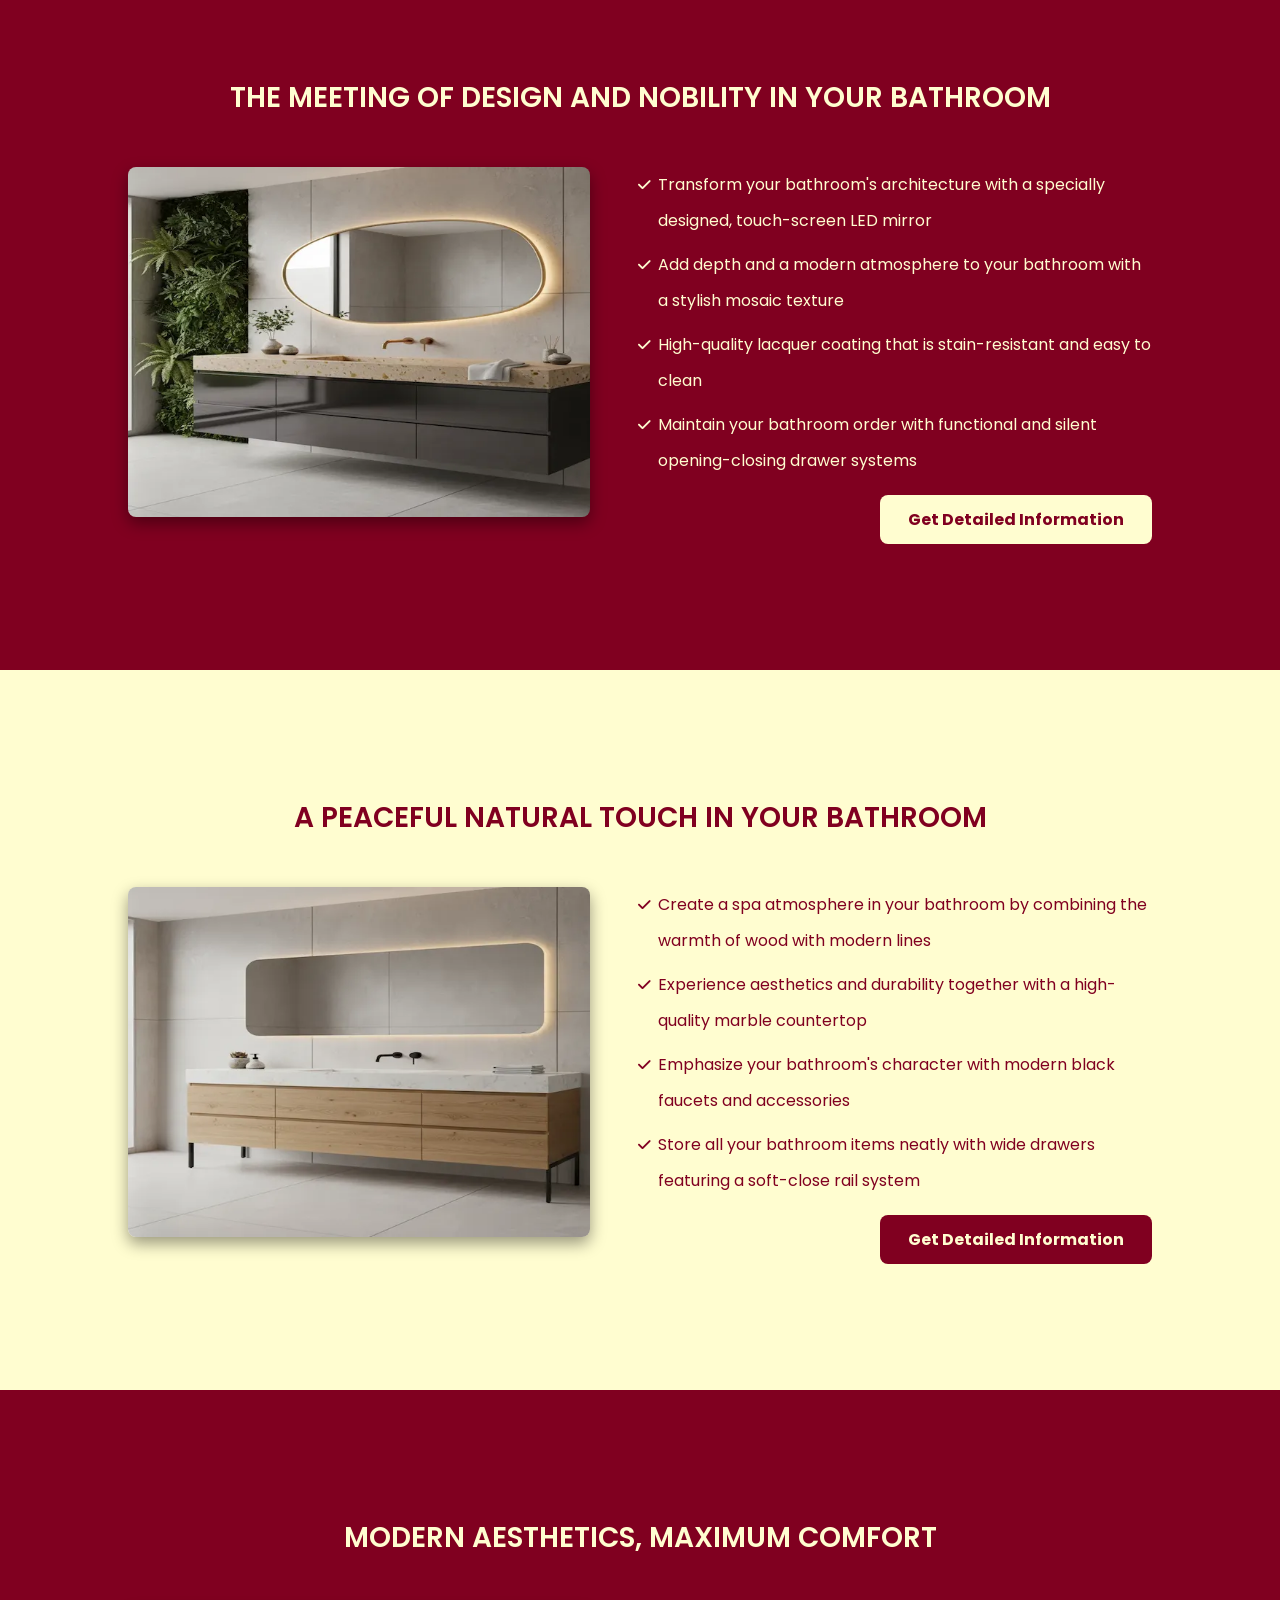
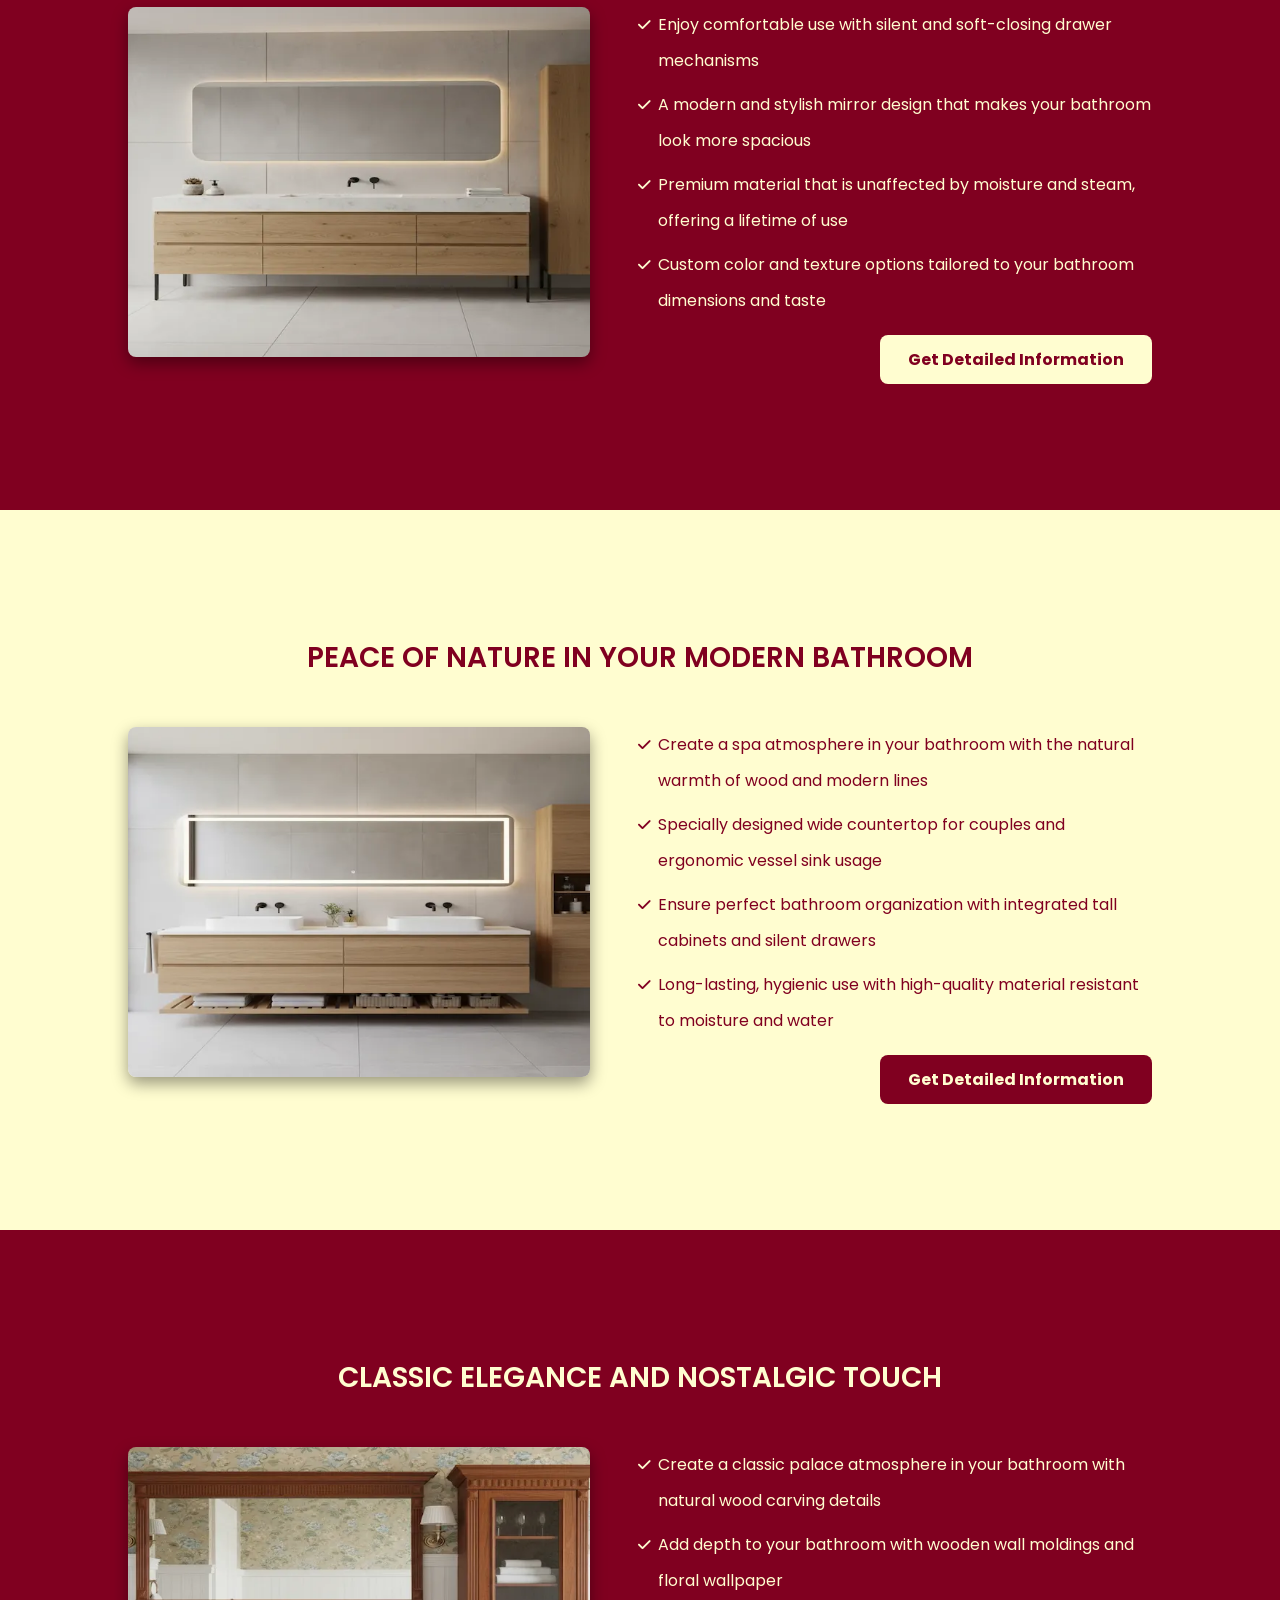
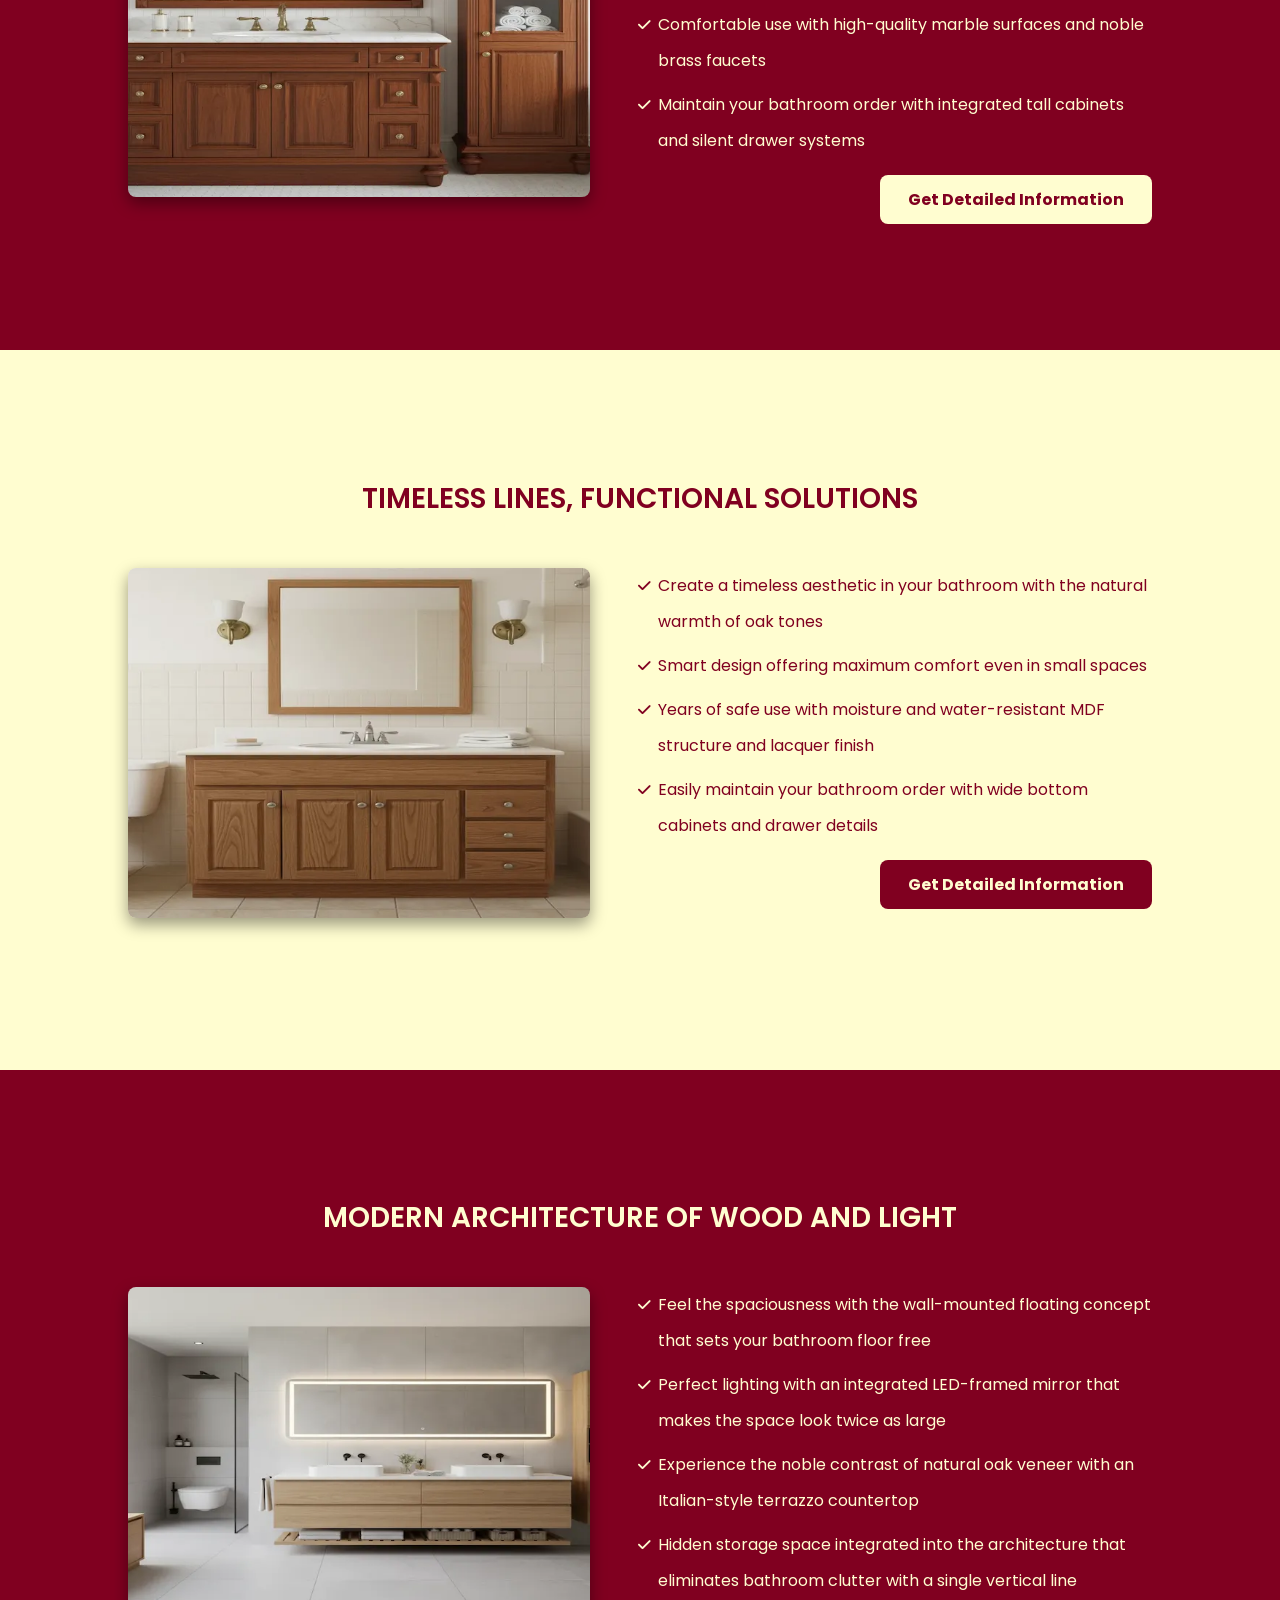
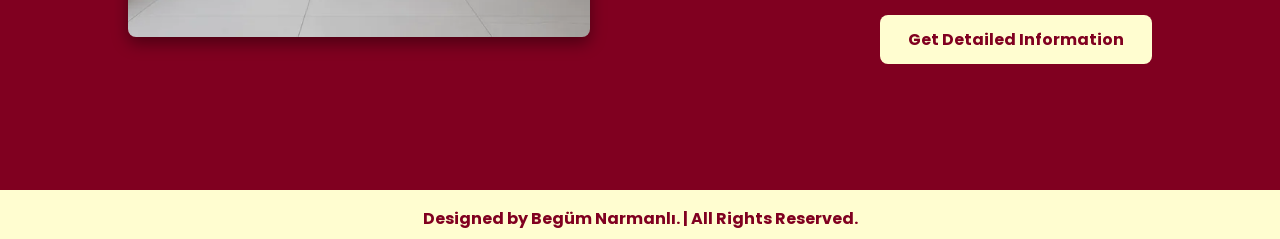
<file: products-banyo.html>
<!doctype html>
<html lang="tr">
  <head>
    <meta charset="UTF-8" />
    <meta http-equiv="X-UA-Compatible" content="IE=edge" />
    <meta name="viewport" content="width=device-width, initial-scale=1.0" />
    <meta name="description" content="Narmanlı Mobilya - Antalya'da banyo dolabı ve banyo dekorasyon çözümleri. Suya dayanıklı malzemelerle modern ve özel tasarım banyo mobilyası imalatı.">
    <link rel="canonical" href="https://narmanlimobilya.com.tr/products-banyo.html" />
    <link rel="preconnect" href="https://fonts.googleapis.com" />
    <link rel="preconnect" href="https://fonts.gstatic.com" crossorigin />
    <link
      href="https://fonts.googleapis.com/css2?family=Poppins:wght@100;300;400;500;600&display=swap"
      rel="stylesheet"
    />
    <link
      rel="stylesheet"
      href="https://cdnjs.cloudflare.com/ajax/libs/font-awesome/6.1.1/css/all.min.css"
      integrity="sha512-KfkfwYDsLkIlwQp6LFnl8zNdLGxu9YAA1QvwINks4PhcElQSvqcyVLLD9aMhXd13uQjoXtEKNosOWaZqXgel0g=="
      crossorigin="anonymous"
      referrerpolicy="no-referrer"
    />
    <title data-i18n-title-tag="page-title-banyo">
      Banyo Dolapları | Narmanlı Mobilya
    </title>
    <link rel="manifest" href="manifest.json" />
    <link rel="icon" type="image/png" href="resimler/icons/tools.svg" />
    <link rel="apple-touch-icon" href="resimler/icons/tools.svg" />
    <link rel="stylesheet" href="styles/style.css" />
    <link rel="stylesheet" href="styles/products.css" />
  </head>
  <body>
    <header class="header">
      <a href="#" class="logo">
        <img
          src="resimler/hakkimizda/narmanli-logo.svg"
          alt="Narmanlı Mobilya"
        />
      </a>

      <nav class="navbar">
        <a href="index.html" data-i18n="nav-home">Anasayfa</a>

        <div class="dropdown">
          <a href="#" class="dropbtn" data-i18n="nav-products">Ürünlerimiz</a>
          <ul class="dropdown-content">
            <li>
              <a href="products-mutfak.html" data-i18n="nav-mutfak">MUTFAK</a>
            </li>
            <li>
              <a href="products-banyo.html#banyo" data-i18n="nav-banyo"
                >BANYO</a
              >
            </li>
            <li>
              <a href="products-vestiyer.html#vestiyer" data-i18n="nav-vestiyer"
                >VESTİYER</a
              >
            </li>
            <li>
              <a href="products-komodin.html#komodin" data-i18n="nav-komodin"
                >KOMODİN</a
              >
            </li>
            <li>
              <a href="products-gardırop.html#gardirop" data-i18n="nav-gardırop"
                >GARDIROP</a
              >
            </li>
            <li>
              <a href="products-kitaplık.html#kitaplik" data-i18n="nav-kitaplik"
                >KİTAPLIK</a
              >
            </li>
            <li>
              <a href="products-sifonyer.html#sifonyer" data-i18n="nav-sifonyer"
                >ŞİFONYER</a
              >
            </li>
            <li>
              <a
                href="products-dusmeyatak.html#dusme-yatak"
                data-i18n="nav-dusme-yatak"
                >DÜŞME YATAK</a
              >
            </li>
          </ul>
        </div>

        <div class="dropdown">
          <a href="#" class="dropbtn" data-i18n="nav-about">Hakkımızda</a>
          <ul class="dropdown-content">
            <li>
              <a href="kurumsal-ilkeler.html" data-i18n="nav-kurumsal"
                >KURUMSAL İLKELERİMİZ</a
              >
            </li>
            <li><a href="vizyon.html" data-i18n="nav-vizyon">VİZYONUMUZ</a></li>
            <li><a href="misyon.html" data-i18n="nav-misyon">MİSYONUMUZ</a></li>
            <li>
              <a href="urun-konseptleri.html" data-i18n="nav-urun-konsept"
                >ÜRÜN KONSEPTLERİMİZ</a
              >
            </li>
            <li><a href="slogan.html" data-i18n="nav-slogan">SLOGANIMIZ</a></li>
          </ul>
        </div>

        <a
          href="https://wa.me/905057379043"
          target="_blank"
          rel="noopener"
          class="whatsapp-btn whatsapp-mobile"
          data-i18n="nav-whatsapp"
          >Teklif Alın</a
        >
      </nav>

      <div class="header-right">
        <div class="lang-switcher-wrapper">
          <div id="lang-switcher">
            <button
              id="lang-toggle-btn"
              onclick="toggleLangDropdown()"
              aria-label="Dil seç"
            >
              <i class="fas fa-globe"></i>
              <span id="current-lang-label">TR</span>
              <i class="fas fa-chevron-down"></i>
            </button>
            <div id="lang-dropdown" role="menu">
              <button
                class="lang-option active"
                data-lang="tr"
                onclick="setLang('tr')"
                role="menuitem"
              >
                TR
              </button>
              <button
                class="lang-option"
                data-lang="en"
                onclick="setLang('en')"
                role="menuitem"
              >
                EN
              </button>
              <button
                class="lang-option"
                data-lang="ru"
                onclick="setLang('ru')"
                role="menuitem"
              >
                RU
              </button>
            </div>
          </div>
        </div>
        <div id="menu-btn" class="fas fa-bars"></div>
        <a
          href="https://wa.me/905057379043"
          target="_blank"
          rel="noopener"
          class="whatsapp-btn whatsapp-desktop"
          data-i18n="nav-whatsapp"
          >Teklif Alın</a
        >
      </div>
    </header>

    <section class="products" id="banyo-dolaplari-1" data-scroll-color="dark">
      <div class="product-box-container">
        <div class="box-product-item">
          <h2 class="product-title" data-i18n="banyo-prod1-title">
            BANYONUZDA MODERN VE ŞIK BİR DOKUNUŞ
          </h2>
          <div class="image">
            <img
              src="resimler/banyo/banyo-1.webp"
              width="590"
              height="350"
              loading="lazy"
              alt="Elegance Banyo Dolabı"
            />
          </div>
          <div class="product-box-head"></div>
          <div class="product-box-bottom">
            <div class="info">
              <ul class="product-list">
                <li data-i18n="banyo-prod1-li1">
                  Akıllı ayna teknolojisiyle banyonuza derinlik ve modern bir
                  hava katın
                </li>
                <li data-i18n="banyo-prod1-li2">
                  Füme tonların zarafetiyle banyonuzu sıradanlıktan kurtarın
                </li>
                <li data-i18n="banyo-prod1-li3">
                  Birinci sınıf MDF lam yapısı sayesinde uzun ömürlü ve güvenli
                  kullanım
                </li>
                <li data-i18n="banyo-prod1-li4">
                  Fonksiyonel çekmece ve açık raf sistemleriyle banyo düzeninizi
                  koruyun
                </li>
              </ul>
            </div>
            <a
              href="https://wa.me/905057379043"
              target="_blank"
              class="product-info-btn"
              data-i18n="product-detail-btn"
              >Detaylı Bilgi Alın</a
            >
          </div>
        </div>
      </div>
    </section>

    <section class="products" id="banyo-dolaplari-2" data-scroll-color="light">
      <div class="product-box-container">
        <div class="box-product-item">
          <h2 class="product-title" data-i18n="banyo-prod2-title">
            DOĞANIN SICAKLIĞI BANYONUZDA
          </h2>
          <div class="image">
            <img
              src="resimler/banyo/banyo-2.webp"
              width="590"
              height="350"
              loading="lazy"
              alt="Elegance Banyo Dolabı"
            />
          </div>
          <div class="product-box-head"></div>
          <div class="product-box-bottom">
            <div class="info">
              <ul class="product-list">
                <li data-i18n="banyo-prod2-li1">
                  Meşe tonlarının doğal sıcaklığıyla banyonuzda spa ferahlığı
                  yaratın
                </li>
                <li data-i18n="banyo-prod2-li2">
                  Modern dokunmatik ayna ile banyonuza derinlik ve şıklık katın
                </li>
                <li data-i18n="banyo-prod2-li3">
                  Nemden etkilenmeyen birinci sınıf lake ve MDF yapısıyla uzun
                  ömürlü kullanım
                </li>
                <li data-i18n="banyo-prod2-li4">
                  Fonksiyonel saklama alanlarıyla banyo düzeninizi koruyun ve
                  konforlu kullanım sağlayın
                </li>
              </ul>
            </div>
            <a
              href="https://wa.me/905057379043"
              target="_blank"
              class="product-info-btn"
              data-i18n="product-detail-btn"
              >Detaylı Bilgi Alın</a
            >
          </div>
        </div>
      </div>
    </section>

    <section class="products" id="banyo-dolaplari-3" data-scroll-color="dark">
      <div class="product-box-container">
        <div class="box-product-item">
          <h2 class="product-title" data-i18n="banyo-prod3-title">
            BANYONUZDA TASARIMIN VE ASALETİN BULUŞMASI
          </h2>
          <div class="image">
            <img
              src="resimler/banyo/banyo-3.webp"
              width="590"
              height="350"
              loading="lazy"
              alt="Elegance Banyo Dolabı"
            />
          </div>
          <div class="product-box-head"></div>
          <div class="product-box-bottom">
            <div class="info">
              <ul class="product-list">
                <li data-i18n="banyo-prod3-li1">
                  Banyonuzun mimarisini özel tasarım, dokunmatik LED ayna ile
                  değiştirin
                </li>
                <li data-i18n="banyo-prod3-li2">
                  Şık mozaik dokusuyla banyonuza derinlik ve modern bir hava
                  katın
                </li>
                <li data-i18n="banyo-prod3-li3">
                  Leke tutmayan ve kolay temizlenebilen yüksek kaliteli lake
                  kaplama
                </li>
                <li data-i18n="banyo-prod3-li4">
                  Fonksiyonel ve sessiz açılır-kapanır çekmece sistemleriyle
                  banyo düzeninizi koruyun
                </li>
              </ul>
            </div>
            <a
              href="https://wa.me/905057379043"
              target="_blank"
              class="product-info-btn"
              data-i18n="product-detail-btn"
              >Detaylı Bilgi Alın</a
            >
          </div>
        </div>
      </div>
    </section>

    <section class="products" id="banyo-dolaplari-4" data-scroll-color="light">
      <div class="product-box-container">
        <div class="box-product-item">
          <h2 class="product-title" data-i18n="banyo-prod4-title">
            BANYONUZDA HUZUR VEREN DOĞAL DOKUNUŞ
          </h2>
          <div class="image">
            <img
              src="resimler/banyo/banyo-4.webp"
              width="590"
              height="350"
              loading="lazy"
              alt="Elegance Banyo Dolabı"
            />
          </div>
          <div class="product-box-head"></div>
          <div class="product-box-bottom">
            <div class="info">
              <ul class="product-list">
                <li data-i18n="banyo-prod4-li1">
                  Ahşabın sıcaklığını modern hatlarla birleştirerek banyonuzda
                  spa atmosferi yaratın
                </li>
                <li data-i18n="banyo-prod4-li2">
                  Yüksek kaliteli mermer tezgah ile estetiği ve sağlamlığı bir
                  arada yaşayın
                </li>
                <li data-i18n="banyo-prod4-li3">
                  Modern siyah batarya ve aksesuarlarla banyonuzun karakterini
                  vurgulayın
                </li>
                <li data-i18n="banyo-prod4-li4">
                  Frenli ray sistemine sahip geniş çekmeceler ile tüm banyo
                  eşyalarınızı düzenle saklayın
                </li>
              </ul>
            </div>
            <a
              href="https://wa.me/905057379043"
              target="_blank"
              class="product-info-btn"
              data-i18n="product-detail-btn"
              >Detaylı Bilgi Alın</a
            >
          </div>
        </div>
      </div>
    </section>

    <section class="products" id="banyo-dolaplari-5" data-scroll-color="dark">
      <div class="product-box-container">
        <div class="box-product-item">
          <h2 class="product-title" data-i18n="banyo-prod5-title">
            MODERN ESTETİK, MAKSİMUM KONFOR
          </h2>
          <div class="image">
            <img
              src="resimler/banyo/banyo-5.webp"
              width="590"
              height="350"
              loading="lazy"
              alt="Elegance Banyo Dolabı"
            />
          </div>
          <div class="product-box-head"></div>
          <div class="product-box-bottom">
            <div class="info">
              <ul class="product-list">
                <li data-i18n="banyo-prod5-li1">
                  Sessiz ve yavaş kapanan çekmece mekanizmalarıyla konforlu
                  kullanımın keyfini çıkarın
                </li>
                <li data-i18n="banyo-prod5-li2">
                  Banyonuzu daha ferah gösteren, modern ve şık ayna tasarımı
                </li>
                <li data-i18n="banyo-prod5-li3">
                  Banyodaki nem ve buhardan etkilenmeyen, ömürlük kullanım sunan
                  birinci sınıf malzeme
                </li>
                <li data-i18n="banyo-prod5-li4">
                  Banyonuzun ölçülerine ve zevkinize özel renk ve doku
                  seçenekleri
                </li>
              </ul>
            </div>
            <a
              href="https://wa.me/905057379043"
              target="_blank"
              class="product-info-btn"
              data-i18n="product-detail-btn"
              >Detaylı Bilgi Alın</a
            >
          </div>
        </div>
      </div>
    </section>

    <section class="products" id="banyo-dolaplari-6" data-scroll-color="light">
      <div class="product-box-container">
        <div class="box-product-item">
          <h2 class="product-title" data-i18n="banyo-prod6-title">
            DOĞANIN HUZURU, MODERN BANYONUZDA
          </h2>
          <div class="image">
            <img
              src="resimler/banyo/banyo-6.webp"
              width="590"
              height="350"
              loading="lazy"
              alt="Elegance Banyo Dolabı"
            />
          </div>
          <div class="product-box-head"></div>
          <div class="product-box-bottom">
            <div class="info">
              <ul class="product-list">
                <li data-i18n="banyo-prod6-li1">
                  Ahşabın doğal sıcaklığı ve modern hatlarla banyonuzda spa
                  atmosferi yaratın
                </li>
                <li data-i18n="banyo-prod6-li2">
                  Çiftler için özel tasarlanmış geniş tezgah ve ergonomik çanak
                  lavabo kullanımı
                </li>
                <li data-i18n="banyo-prod6-li3">
                  Entegre boy dolabı ve sessiz çekmecelerle banyo düzeninizi
                  mükemmel sağlayın
                </li>
                <li data-i18n="banyo-prod6-li4">
                  Nem ve suya dayanıklı yüksek kaliteli malzeme ile ömürlük,
                  hijyenik kullanım
                </li>
              </ul>
            </div>
            <a
              href="https://wa.me/905057379043"
              target="_blank"
              class="product-info-btn"
              data-i18n="product-detail-btn"
              >Detaylı Bilgi Alın</a
            >
          </div>
        </div>
      </div>
    </section>

    <section class="products" id="banyo-dolaplari-7" data-scroll-color="dark">
      <div class="product-box-container">
        <div class="box-product-item">
          <h2 class="product-title" data-i18n="banyo-prod7-title">
            KLASİK ZARAFET VE NOSTALJİK DOKUNUŞ
          </h2>
          <div class="image">
            <img
              src="resimler/banyo/banyo-7.webp"
              width="590"
              height="350"
              loading="lazy"
              alt="Elegance Banyo Dolabı"
            />
          </div>
          <div class="product-box-head"></div>
          <div class="product-box-bottom">
            <div class="info">
              <ul class="product-list">
                <li data-i18n="banyo-prod7-li1">
                  Ahşabın doğal oyma detaylarıyla banyonuzda klasik bir saray
                  havası yaratın
                </li>
                <li data-i18n="banyo-prod7-li2">
                  Duvardaki ahşap çıta paneller ve floral duvar kağıdı ile
                  banyonuza derinlik katın
                </li>
                <li data-i18n="banyo-prod7-li3">
                  Yüksek kaliteli mermer yüzey ve asil pirinç musluklarla
                  konforlu kullanım
                </li>
                <li data-i18n="banyo-prod7-li4">
                  Entegre boy dolabı ve sessiz çekmece sistemleriyle banyo
                  düzeninizi koruyun
                </li>
              </ul>
            </div>
            <a
              href="https://wa.me/905057379043"
              target="_blank"
              class="product-info-btn"
              data-i18n="product-detail-btn"
              >Detaylı Bilgi Alın</a
            >
          </div>
        </div>
      </div>
    </section>

    <section class="products" id="banyo-dolaplari-8" data-scroll-color="light">
      <div class="product-box-container">
        <div class="box-product-item">
          <h2 class="product-title" data-i18n="banyo-prod8-title">
            ZAMANSIZ ÇİZGİLER, FONKSİYONEL ÇÖZÜMLER
          </h2>
          <div class="image">
            <img
              src="resimler/banyo/banyo-8.webp"
              width="590"
              height="350"
              loading="lazy"
              alt="Elegance Banyo Dolabı"
            />
          </div>
          <div class="product-box-head"></div>
          <div class="product-box-bottom">
            <div class="info">
              <ul class="product-list">
                <li data-i18n="banyo-prod8-li1">
                  Meşe tonlarının doğal sıcaklığıyla banyonuzda zamansız bir
                  estetik yaratın
                </li>
                <li data-i18n="banyo-prod8-li2">
                  Küçük alanlarda bile maksimum kullanım konforu sunan akıllı
                  tasarım
                </li>
                <li data-i18n="banyo-prod8-li3">
                  Nem ve suya dayanıklı MDF yapısı ve lake yüzeyle uzun yıllar
                  güvenli kullanım
                </li>
                <li data-i18n="banyo-prod8-li4">
                  Geniş alt dolap ve çekmece detaylarıyla banyo düzeninizi
                  kolayca sağlayın
                </li>
              </ul>
            </div>
            <a
              href="https://wa.me/905057379043"
              target="_blank"
              class="product-info-btn"
              data-i18n="product-detail-btn"
              >Detaylı Bilgi Alın</a
            >
          </div>
        </div>
      </div>
    </section>

    <section class="products" id="banyo-dolaplari-9" data-scroll-color="dark">
      <div class="product-box-container">
        <div class="box-product-item">
          <h2 class="product-title" data-i18n="banyo-prod9-title">
            AHŞAP VE IŞIĞIN MODERN MİMARİSİ
          </h2>
          <div class="image">
            <img
              src="resimler/banyo/banyo-9.webp"
              width="590"
              height="350"
              loading="lazy"
              alt="Elegance Banyo Dolabı"
            />
          </div>
          <div class="product-box-head"></div>
          <div class="product-box-bottom">
            <div class="info">
              <ul class="product-list">
                <li data-i18n="banyo-prod9-li1">
                  Banyonuzun zeminini özgür bırakan, duvara monte yüzer konsept
                  ile ferahlığı hissedin
                </li>
                <li data-i18n="banyo-prod9-li2">
                  Mekanı iki kat büyük gösteren, entegre LED çerçeveli ayna ile
                  kusursuz aydınlatma
                </li>
                <li data-i18n="banyo-prod9-li3">
                  İtalyan tarzı terrazzo tezgah ile doğal meşe kaplamanın asil
                  kontrastını yaşayın
                </li>
                <li data-i18n="banyo-prod9-li4">
                  Tek bir dikey hat ile banyo kalabalığını yok eden, mimariye
                  gizlenmiş saklama alanı
                </li>
              </ul>
            </div>
            <a
              href="https://wa.me/905057379043"
              target="_blank"
              class="product-info-btn"
              data-i18n="product-detail-btn"
              >Detaylı Bilgi Alın</a
            >
          </div>
        </div>
      </div>
    </section>

    <section class="product-footer">
      <div class="product-credit">
        <span data-i18n="product-footer"
          >Begüm Narmanlı tarafından tasarlanmıştır. | Tüm Hakları
          Saklıdır.</span
        >
      </div>
    </section>

    <button id="backToTop">
      <i class="fas fa-tools"></i>
    </button>

    <script src="js/script.js"></script>
    <script src="js/lang.js"></script>
  </body>
</html>
</file>
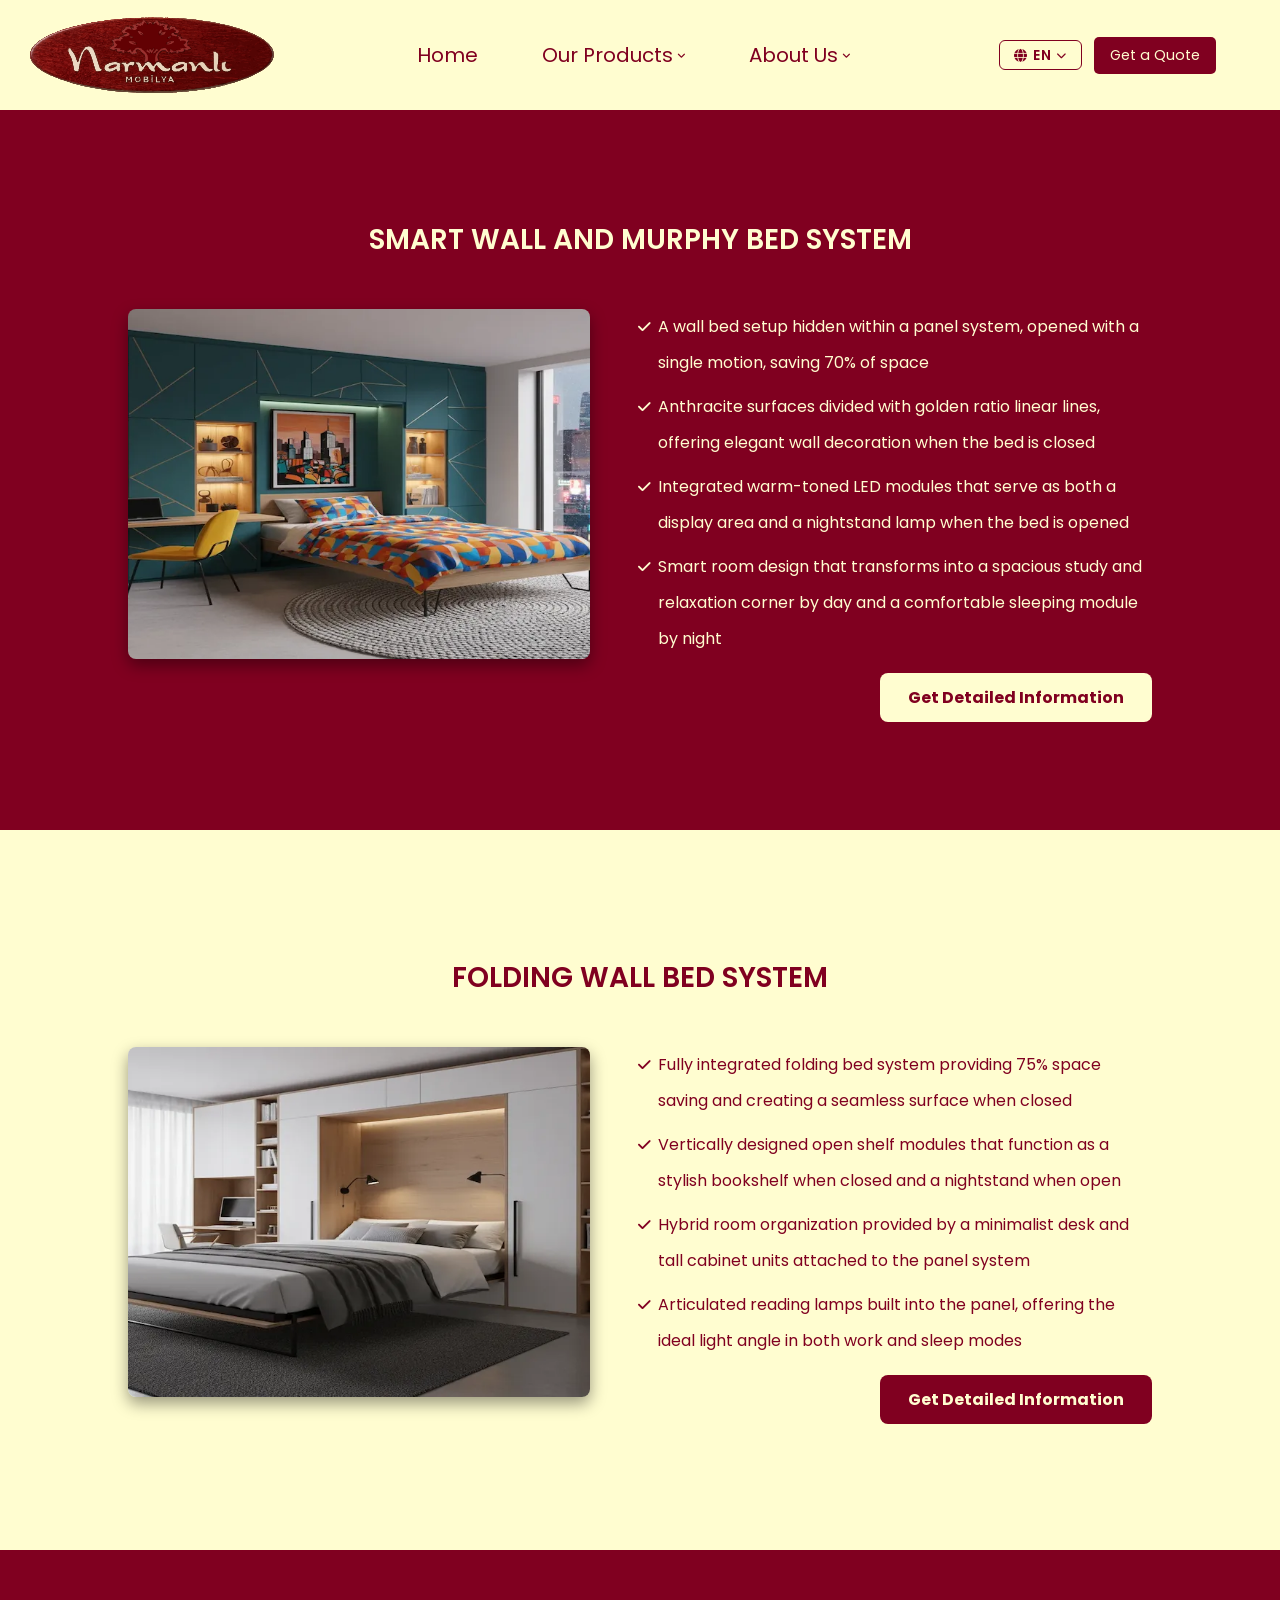
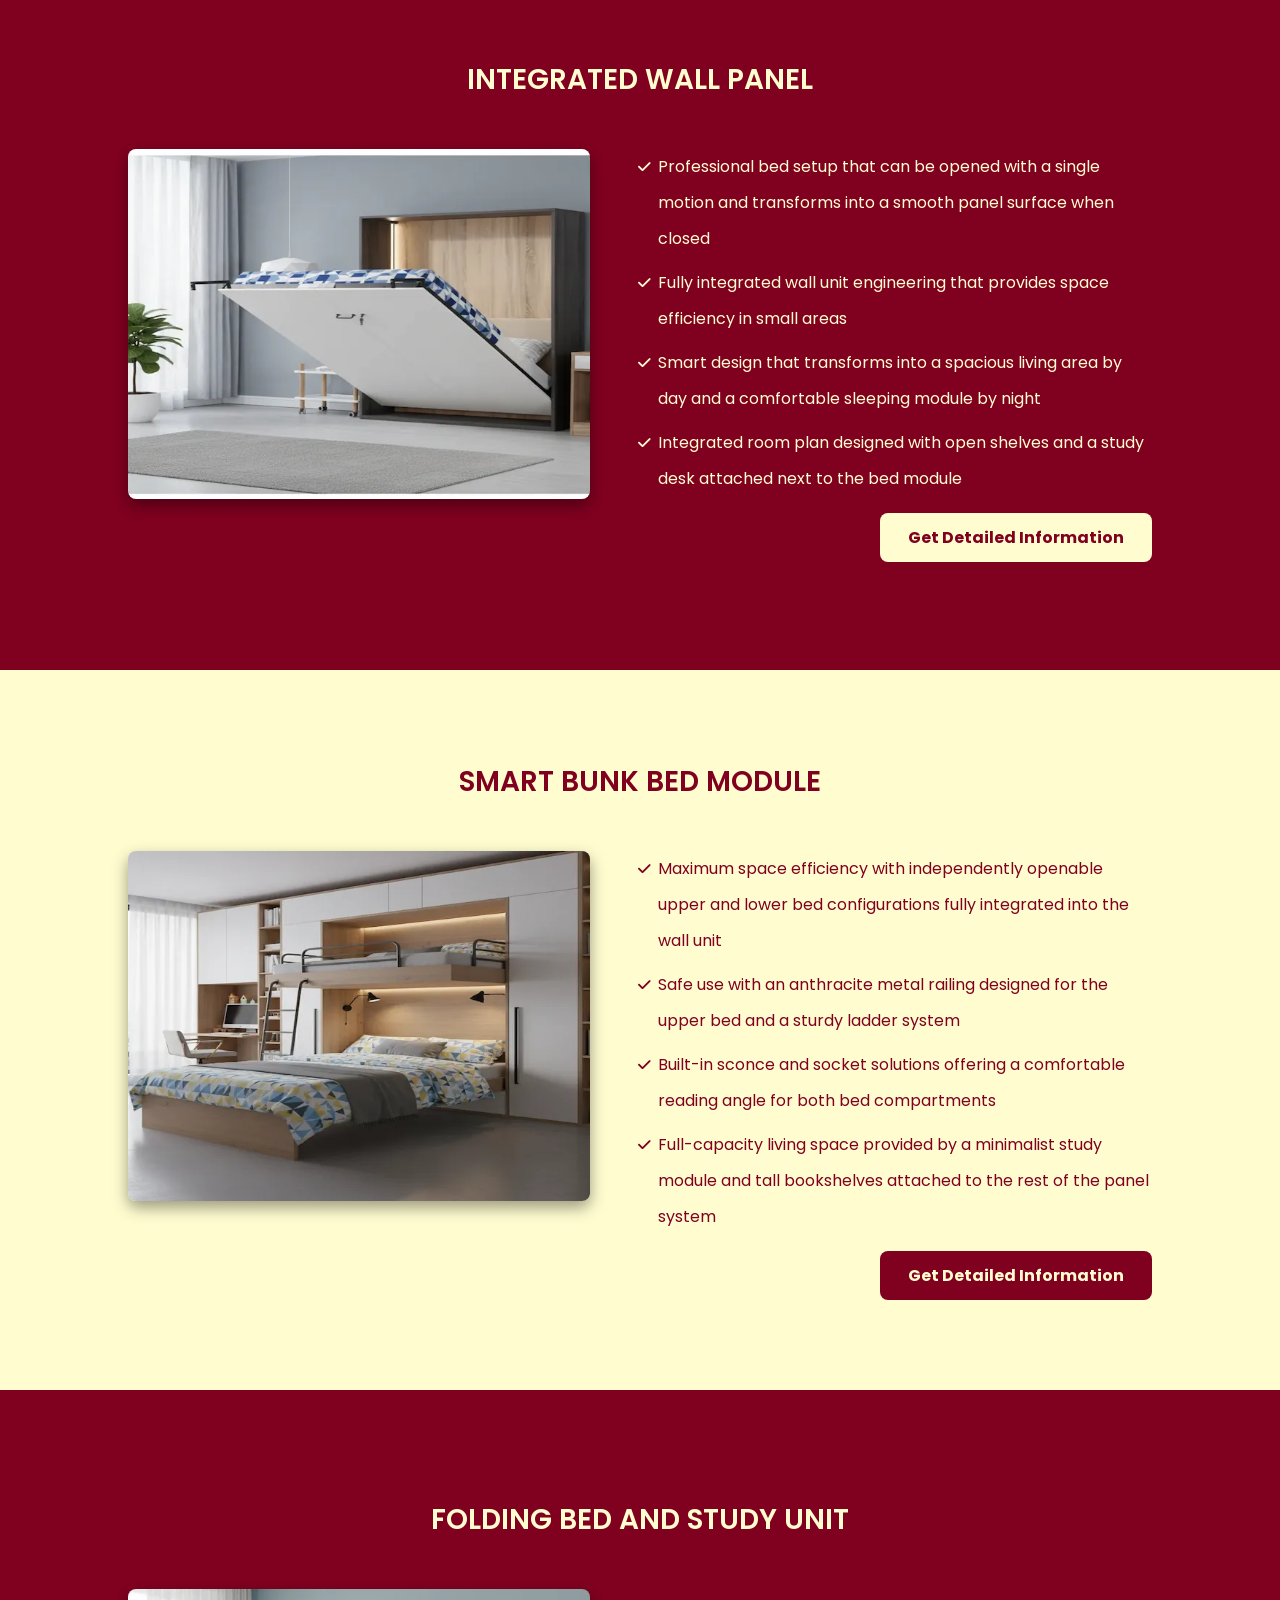
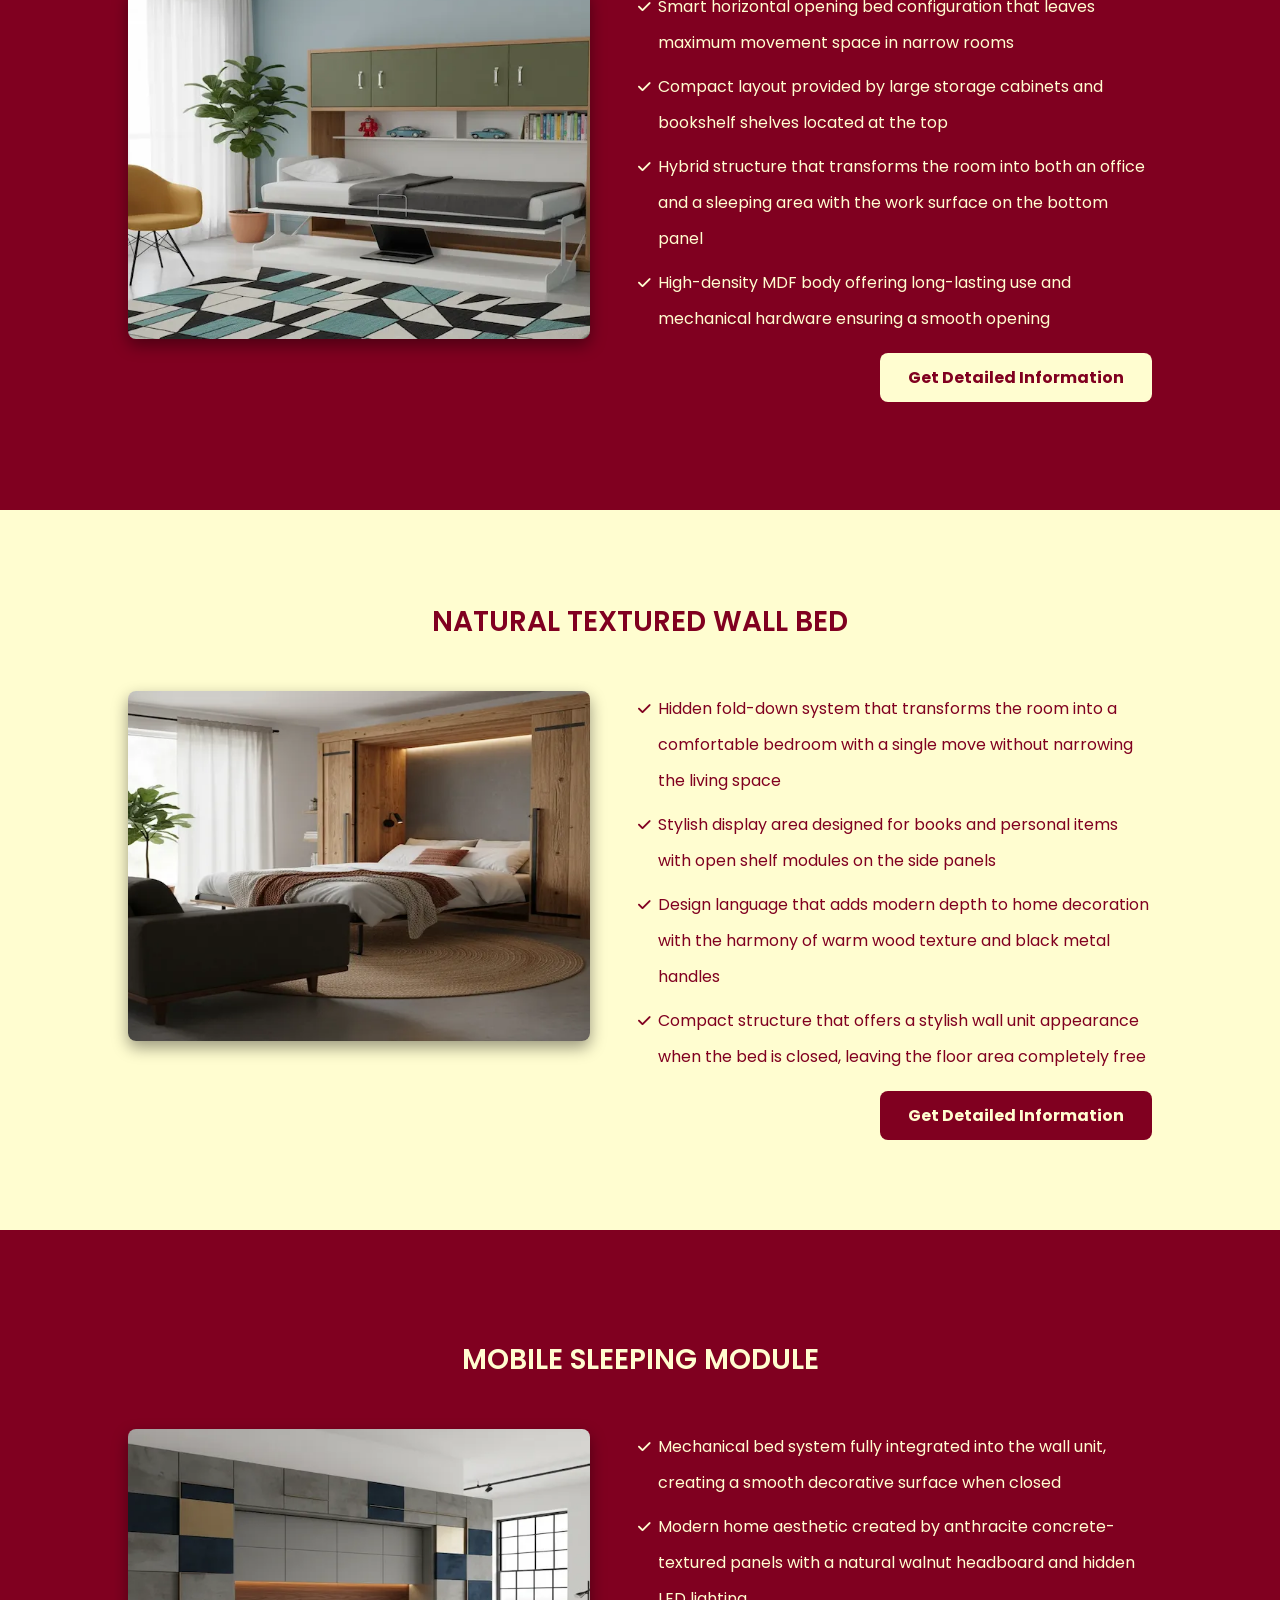
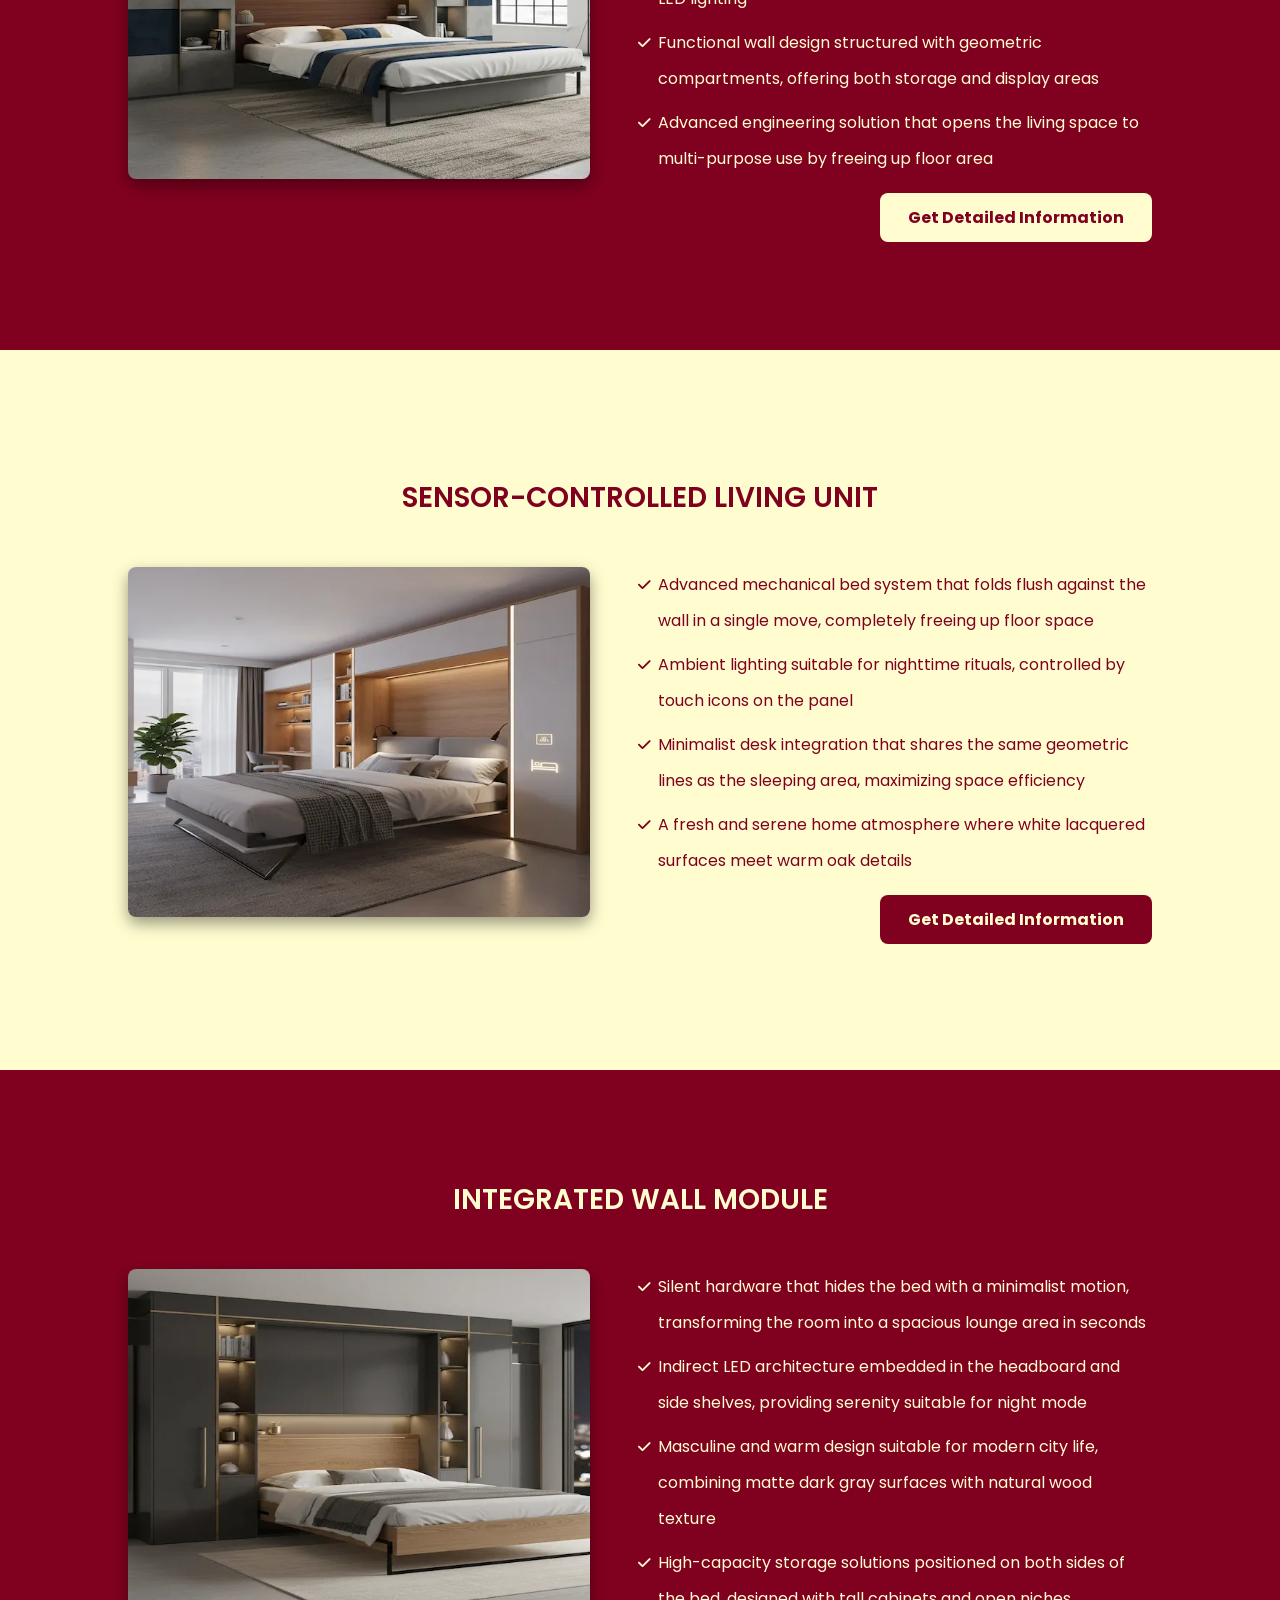
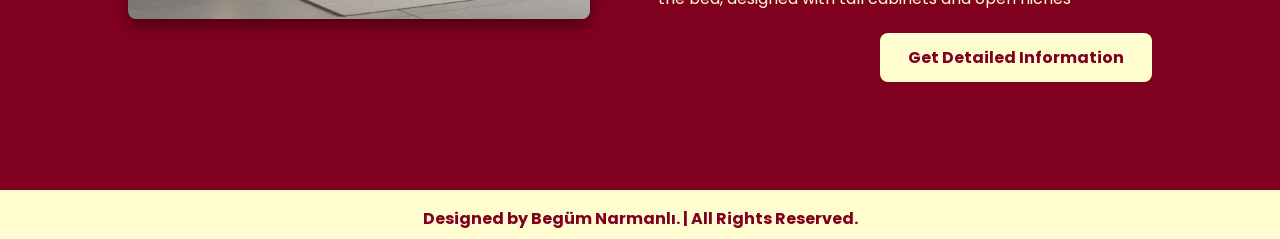
<file: products-dusmeyatak.html>
<!doctype html>
<html lang="tr">
  <head>
    <meta charset="UTF-8" />
    <meta http-equiv="X-UA-Compatible" content="IE=edge" />
    <meta name="viewport" content="width=device-width, initial-scale=1.0" />
    <meta name="description" content="Antalya'da dar alanlar için yer kazandıran düşme yatak (duvar yatağı) sistemleri. Fonksiyonel, şık ve sağlam akıllı mobilya çözümleri Narmanlı Mobilya'da.">
    <link rel="canonical" href="https://narmanlimobilya.com.tr/products-dusmeyatak.html" />
    <link rel="preconnect" href="https://fonts.gstatic.com" crossorigin />
    <link
      href="https://fonts.googleapis.com/css2?family=Poppins:wght@100;300;400;500;600&display=swap"
      rel="stylesheet"
    />
    <link
      rel="stylesheet"
      href="https://cdnjs.cloudflare.com/ajax/libs/font-awesome/6.1.1/css/all.min.css"
      integrity="sha512-KfkfwYDsLkIlwQp6LFnl8zNdLGxu9YAA1QvwINks4PhcElQSvqcyVLLD9aMhXd13uQjoXtEKNosOWaZqXgel0g=="
      crossorigin="anonymous"
      referrerpolicy="no-referrer"
    />
    <title data-i18n-title-tag="page-title-dusme-yatak">
      Düşme Yatak | Narmanlı Mobilya
    </title>
    <link rel="manifest" href="manifest.json" />
    <link rel="icon" type="image/png" href="resimler/icons/tools.svg" />
    <link rel="apple-touch-icon" href="resimler/icons/tools.svg" />
    <link rel="stylesheet" href="styles/style.css" />
    <link rel="stylesheet" href="styles/products.css" />
  </head>
  <body>
    <header class="header">
      <a href="#" class="logo">
        <img
          src="resimler/hakkimizda/narmanli-logo.svg"
          alt="Narmanlı Mobilya"
        />
      </a>

      <nav class="navbar">
        <a href="index.html" data-i18n="nav-home">Anasayfa</a>

        <div class="dropdown">
          <a href="#" class="dropbtn" data-i18n="nav-products">Ürünlerimiz</a>
          <ul class="dropdown-content">
            <li>
              <a href="products-mutfak.html" data-i18n="nav-mutfak">MUTFAK</a>
            </li>
            <li>
              <a href="products-banyo.html#banyo" data-i18n="nav-banyo"
                >BANYO</a
              >
            </li>
            <li>
              <a href="products-vestiyer.html#vestiyer" data-i18n="nav-vestiyer"
                >VESTİYER</a
              >
            </li>
            <li>
              <a href="products-komodin.html#komodin" data-i18n="nav-komodin"
                >KOMODİN</a
              >
            </li>
            <li>
              <a href="products-gardırop.html#gardirop" data-i18n="nav-gardırop"
                >GARDIROP</a
              >
            </li>
            <li>
              <a href="products-kitaplık.html#kitaplik" data-i18n="nav-kitaplik"
                >KİTAPLIK</a
              >
            </li>
            <li>
              <a href="products-sifonyer.html#sifonyer" data-i18n="nav-sifonyer"
                >ŞİFONYER</a
              >
            </li>
            <li>
              <a
                href="products-dusmeyatak.html#dusme-yatak"
                data-i18n="nav-dusme-yatak"
                >DÜŞME YATAK</a
              >
            </li>
          </ul>
        </div>

        <div class="dropdown">
          <a href="#" class="dropbtn" data-i18n="nav-about">Hakkımızda</a>
          <ul class="dropdown-content">
            <li>
              <a href="kurumsal-ilkeler.html" data-i18n="nav-kurumsal"
                >KURUMSAL İLKELERİMİZ</a
              >
            </li>
            <li><a href="vizyon.html" data-i18n="nav-vizyon">VİZYONUMUZ</a></li>
            <li><a href="misyon.html" data-i18n="nav-misyon">MİSYONUMUZ</a></li>
            <li>
              <a href="urun-konseptleri.html" data-i18n="nav-urun-konsept"
                >ÜRÜN KONSEPTLERİMİZ</a
              >
            </li>
            <li><a href="slogan.html" data-i18n="nav-slogan">SLOGANIMIZ</a></li>
          </ul>
        </div>

        <a
          href="https://wa.me/905057379043"
          target="_blank"
          rel="noopener"
          class="whatsapp-btn whatsapp-mobile"
          data-i18n="nav-whatsapp"
          >Teklif Alın</a
        >
      </nav>

      <div class="header-right">
        <div class="lang-switcher-wrapper">
          <div id="lang-switcher">
            <button
              id="lang-toggle-btn"
              onclick="toggleLangDropdown()"
              aria-label="Dil seç"
            >
              <i class="fas fa-globe"></i>
              <span id="current-lang-label">TR</span>
              <i class="fas fa-chevron-down"></i>
            </button>
            <div id="lang-dropdown" role="menu">
              <button
                class="lang-option active"
                data-lang="tr"
                onclick="setLang('tr')"
                role="menuitem"
              >
                TR
              </button>
              <button
                class="lang-option"
                data-lang="en"
                onclick="setLang('en')"
                role="menuitem"
              >
                EN
              </button>
              <button
                class="lang-option"
                data-lang="ru"
                onclick="setLang('ru')"
                role="menuitem"
              >
                RU
              </button>
            </div>
          </div>
        </div>
        <div id="menu-btn" class="fas fa-bars"></div>
        <a
          href="https://wa.me/905057379043"
          target="_blank"
          rel="noopener"
          class="whatsapp-btn whatsapp-desktop"
          data-i18n="nav-whatsapp"
          >Teklif Alın</a
        >
      </div>
    </header>

    <section class="products" id="dusme-yatak-1" data-scroll-color="dark">
      <div class="product-box-container">
        <div class="box-product-item">
          <h2 class="product-title" data-i18n="dusme-yatak-prod1-title">
            AKILLI DUVAR VE DÜŞME YATAK SİSTEMİ
          </h2>
          <div class="image">
            <img
              src="resimler/dusme-yatak/dusme-yatak-1.webp"
              width="590"
              height="350"
              loading="lazy"
              alt="Elegance Düşme Yatak"
              data-i18n="[alt]dusme-yatak-prod1-alt"
            />
          </div>
          <div class="product-box-head"></div>
          <div class="product-box-bottom">
            <div class="info">
              <ul class="product-list">
                <li data-i18n="dusme-yatak-prod1-li1">
                  Panel sistemine gizlenmiş, tek hareketle açılabilen ve mekanda
                  %70 alan tasarrufu sağlayan düşme yatak kurgusu
                </li>
                <li data-i18n="dusme-yatak-prod1-li2">
                  Altın oranlı lineer hatlarla bölümlenmiş, yatak kapalıyken şık
                  bir duvar dekorasyonu sunan antrasit yüzeyler
                </li>
                <li data-i18n="dusme-yatak-prod1-li3">
                  Hem sergileme alanı hem de yatak açıldığında gece lambası
                  görevi gören, sıcak tonlu entegre LED modülleri
                </li>
                <li data-i18n="dusme-yatak-prod1-li4">
                  Gündüz ferah bir çalışma ve dinlenme köşesi, gece ise konforlu
                  bir uyku modülüne dönüşen akıllı oda tasarımı
                </li>
              </ul>
            </div>
            <a
              href="https://wa.me/905057379043"
              target="_blank"
              class="product-info-btn"
              data-i18n="product-detail-btn"
              >Detaylı Bilgi Alın</a
            >
          </div>
        </div>
      </div>
    </section>

    <section class="products" id="dusme-yatak-2" data-scroll-color="light">
      <div class="product-box-container">
        <div class="box-product-item">
          <h2 class="product-title" data-i18n="dusme-yatak-prod2-title">
            KATLANIR DUVAR YATAĞI SİSTEMİ
          </h2>
          <div class="image">
            <img
              src="resimler/dusme-yatak/dusme-yatak-2.webp"
              width="590"
              height="350"
              loading="lazy"
              alt="Elegance Düşme Yatak"
              data-i18n="[alt]dusme-yatak-prod2-alt"
            />
          </div>
          <div class="product-box-head"></div>
          <div class="product-box-bottom">
            <div class="info">
              <ul class="product-list">
                <li data-i18n="dusme-yatak-prod2-li1">
                  Duvar ünitesine tam entegre, kapandığında pürüzsüz bir yüzey
                  oluşturan ve %75 alan tasarrufu sağlayan katlanır yatak
                  kurgusu
                </li>
                <li data-i18n="dusme-yatak-prod2-li2">
                  Yatak kapalıyken şık bir kitaplık, açıkken ise komodin işlevi
                  gören dikey kurgulanmış açık raf modülleri
                </li>
                <li data-i18n="dusme-yatak-prod2-li3">
                  Panel sistemine eklemlenen minimalist çalışma masası ve boy
                  dolap üniteleriyle sağlanan hibrit oda organizasyonu
                </li>
                <li data-i18n="dusme-yatak-prod2-li4">
                  Panel içine yerleştirilmiş, hem çalışma hem de uyku modunda
                  ideal ışık açısı sunan mafsallı okuma aplikleri
                </li>
              </ul>
            </div>
            <a
              href="https://wa.me/905057379043"
              target="_blank"
              class="product-info-btn"
              data-i18n="product-detail-btn"
              >Detaylı Bilgi Alın</a
            >
          </div>
        </div>
      </div>
    </section>

    <section class="products" id="dusme-yatak-3" data-scroll-color="dark">
      <div class="product-box-container">
        <div class="box-product-item">
          <h2 class="product-title" data-i18n="dusme-yatak-prod3-title">
            ENTEGRE DUVAR PANELİ
          </h2>
          <div class="image">
            <img
              src="resimler/dusme-yatak/dusme-yatak-3.webp"
              width="590"
              height="350"
              loading="lazy"
              alt="Elegance Düşme Yatak"
              data-i18n="[alt]dusme-yatak-prod3-alt"
            />
          </div>
          <div class="product-box-head"></div>
          <div class="product-box-bottom">
            <div class="info">
              <ul class="product-list">
                <li data-i18n="dusme-yatak-prod3-li1">
                  Tek hareketle açılabilen, kapandığında pürüzsüz bir panel
                  yüzeyine dönüşen profesyonel yatak kurgusu
                </li>
                <li data-i18n="dusme-yatak-prod3-li2">
                  Küçük mekanlarda alan verimliliği sağlayan, duvar ünitesine
                  tam entegre mühendislik
                </li>
                <li data-i18n="dusme-yatak-prod3-li3">
                  Gündüzleri geniş bir yaşam alanı, geceleri ise konforlu bir
                  uyku modülüne dönüşen akıllı tasarım
                </li>
                <li data-i18n="dusme-yatak-prod3-li4">
                  Yatak modülünün yanına eklemlenen açık raflar ve çalışma
                  masası ile kurgulanmış bütünleşik oda planı
                </li>
              </ul>
            </div>
            <a
              href="https://wa.me/905057379043"
              target="_blank"
              class="product-info-btn"
              data-i18n="product-detail-btn"
              >Detaylı Bilgi Alın</a
            >
          </div>
        </div>
      </div>
    </section>

    <section class="products" id="dusme-yatak-4" data-scroll-color="light">
      <div class="product-box-container">
        <div class="box-product-item">
          <h2 class="product-title" data-i18n="dusme-yatak-prod4-title">
            AKILLI RANZA MODÜLÜ
          </h2>
          <div class="image">
            <img
              src="resimler/dusme-yatak/dusme-yatak-4.webp"
              width="590"
              height="350"
              loading="lazy"
              alt="Elegance Düşme Yatak"
              data-i18n="[alt]dusme-yatak-prod4-alt"
            />
          </div>
          <div class="product-box-head"></div>
          <div class="product-box-bottom">
            <div class="info">
              <ul class="product-list">
                <li data-i18n="dusme-yatak-prod4-li1">
                  Duvar ünitesine tam entegre, bağımsız açılabilen alt ve üst
                  yatak kurgusuyla maksimum alan verimliliği
                </li>
                <li data-i18n="dusme-yatak-prod4-li2">
                  Üst yatak için tasarlanmış antrasit metal korkuluk ve sağlam
                  merdiven sistemiyle güvenli kullanım
                </li>
                <li data-i18n="dusme-yatak-prod4-li3">
                  Her iki yatak bölmesi için kurgulanmış, konforlu okuma açısı
                  sunan gömme aplik ve priz çözümleri
                </li>
                <li data-i18n="dusme-yatak-prod4-li4">
                  Panel sisteminin devamına eklemlenen minimalist çalışma modülü
                  ve boy kitaplıklarla sağlanan tam kapasite yaşam alanı
                </li>
              </ul>
            </div>
            <a
              href="https://wa.me/905057379043"
              target="_blank"
              class="product-info-btn"
              data-i18n="product-detail-btn"
              >Detaylı Bilgi Alın</a
            >
          </div>
        </div>
      </div>
    </section>

    <section class="products" id="dusme-yatak-5" data-scroll-color="dark">
      <div class="product-box-container">
        <div class="box-product-item">
          <h2 class="product-title" data-i18n="dusme-yatak-prod5-title">
            KATLANIR YATAK VE ÇALIŞMA ÜNİTESİ
          </h2>
          <div class="image">
            <img
              src="resimler/dusme-yatak/dusme-yatak-5.webp"
              width="590"
              height="350"
              loading="lazy"
              alt="Elegance Düşme Yatak"
              data-i18n="[alt]dusme-yatak-prod5-alt"
            />
          </div>
          <div class="product-box-head"></div>
          <div class="product-box-bottom">
            <div class="info">
              <ul class="product-list">
                <li data-i18n="dusme-yatak-prod5-li1">
                  Dar odalarda maksimum hareket alanı bırakan, yatay açılır
                  akıllı yatak kurgusu
                </li>
                <li data-i18n="dusme-yatak-prod5-li2">
                  Üst kısımda yer alan geniş saklama dolapları ve kitaplık
                  raflarıyla sağlanan kompakt düzen
                </li>
                <li data-i18n="dusme-yatak-prod5-li3">
                  Alt panelde yer alan çalışma yüzeyiyle odanın hem ofis hem de
                  uyku alanına dönüşen hibrit yapısı
                </li>
                <li data-i18n="dusme-yatak-prod5-li4">
                  Uzun ömürlü kullanım sunan yüksek yoğunluklu MDF gövde ve
                  pürüzsüz açılış sağlayan mekanik donanım
                </li>
              </ul>
            </div>
            <a
              href="https://wa.me/905057379043"
              target="_blank"
              class="product-info-btn"
              data-i18n="product-detail-btn"
              >Detaylı Bilgi Alın</a
            >
          </div>
        </div>
      </div>
    </section>

    <section class="products" id="dusme-yatak-6" data-scroll-color="light">
      <div class="product-box-container">
        <div class="box-product-item">
          <h2 class="product-title" data-i18n="dusme-yatak-prod6-title">
            DOĞAL DOKULU DUVAR YATAĞI
          </h2>
          <div class="image">
            <img
              src="resimler/dusme-yatak/dusme-yatak-6.webp"
              width="590"
              height="350"
              loading="lazy"
              alt="Elegance Düşme Yatak"
              data-i18n="[alt]dusme-yatak-prod6-alt"
            />
          </div>
          <div class="product-box-head"></div>
          <div class="product-box-bottom">
            <div class="info">
              <ul class="product-list">
                <li data-i18n="dusme-yatak-prod6-li1">
                  Yaşam alanını daraltmadan, tek bir hamleyle odayı konforlu bir
                  yatak odasına dönüştüren gizli düşme sistemi
                </li>
                <li data-i18n="dusme-yatak-prod6-li2">
                  Yan panellerde yer alan açık raf modülleriyle kitap ve kişisel
                  eşyalar için kurgulanmış şık sergileme alanı
                </li>
                <li data-i18n="dusme-yatak-prod6-li3">
                  Sıcak ahşap dokusu ve siyah metal kulpların uyumuyla, ev
                  dekorasyonuna modern bir derinlik katan tasarım dili
                </li>
                <li data-i18n="dusme-yatak-prod6-li4">
                  Yatak kapalıyken şık bir duvar ünitesi görünümü sunan, zemin
                  alanını tamamen serbest bırakan kompakt yapı
                </li>
              </ul>
            </div>
            <a
              href="https://wa.me/905057379043"
              target="_blank"
              class="product-info-btn"
              data-i18n="product-detail-btn"
              >Detaylı Bilgi Alın</a
            >
          </div>
        </div>
      </div>
    </section>

    <section class="products" id="dusme-yatak-7" data-scroll-color="dark">
      <div class="product-box-container">
        <div class="box-product-item">
          <h2 class="product-title" data-i18n="dusme-yatak-prod7-title">
            HAREKETLİ UYKU MODÜLÜ
          </h2>
          <div class="image">
            <img
              src="resimler/dusme-yatak/dusme-yatak-7.webp"
              width="590"
              height="350"
              loading="lazy"
              alt="Elegance Düşme Yatak"
              data-i18n="[alt]dusme-yatak-prod7-alt"
            />
          </div>
          <div class="product-box-head"></div>
          <div class="product-box-bottom">
            <div class="info">
              <ul class="product-list">
                <li data-i18n="dusme-yatak-prod7-li1">
                  Duvar ünitesine tam entegre, kapandığında pürüzsüz bir
                  dekoratif yüzey oluşturan mekanik yatak sistemi
                </li>
                <li data-i18n="dusme-yatak-prod7-li2">
                  Antrasit beton dokulu panellerin doğal ceviz başlık ve gizli
                  LED aydınlatma ile yarattığı modern ev estetiği
                </li>
                <li data-i18n="dusme-yatak-prod7-li3">
                  Geometrik bölmelerle kurgulanmış, hem depolama hem de
                  sergileme alanı sunan fonksiyonel duvar tasarımı
                </li>
                <li data-i18n="dusme-yatak-prod7-li4">
                  Zemin alanını serbest bırakarak yaşam alanını çok amaçlı
                  kullanıma açan ileri mühendislik çözümü
                </li>
              </ul>
            </div>
            <a
              href="https://wa.me/905057379043"
              target="_blank"
              class="product-info-btn"
              data-i18n="product-detail-btn"
              >Detaylı Bilgi Alın</a
            >
          </div>
        </div>
      </div>
    </section>

    <section class="products" id="dusme-yatak-8" data-scroll-color="light">
      <div class="product-box-container">
        <div class="box-product-item">
          <h2 class="product-title" data-i18n="dusme-yatak-prod8-title">
            SENSÖRLÜ YAŞAM ÜNİTESİ
          </h2>
          <div class="image">
            <img
              src="resimler/dusme-yatak/dusme-yatak-8.webp"
              width="590"
              height="350"
              loading="lazy"
              alt="Elegance Düşme Yatak"
              data-i18n="[alt]dusme-yatak-prod8-alt"
            />
          </div>
          <div class="product-box-head"></div>
          <div class="product-box-bottom">
            <div class="info">
              <ul class="product-list">
                <li data-i18n="dusme-yatak-prod8-li1">
                  Tek hamleyle duvara sıfırlanan, zemin alanını tamamen özgür
                  bırakan ileri düzey mekanik yatak sistemi
                </li>
                <li data-i18n="dusme-yatak-prod8-li2">
                  Panel üzerinde yer alan dokunmatik ikonlarla kontrol edilen,
                  gece ritüellerine uygun ambiyans ışıklandırması
                </li>
                <li data-i18n="dusme-yatak-prod8-li3">
                  Uyku alanıyla aynı geometrik hatları paylaşan, alan
                  verimliliğini maksimize eden minimalist masa entegrasyonu
                </li>
                <li data-i18n="dusme-yatak-prod8-li4">
                  Beyaz lake yüzeylerin sıcak meşe detaylarla birleştiği, ferah
                  ve dingin bir ev atmosferi
                </li>
              </ul>
            </div>
            <a
              href="https://wa.me/905057379043"
              target="_blank"
              class="product-info-btn"
              data-i18n="product-detail-btn"
              >Detaylı Bilgi Alın</a
            >
          </div>
        </div>
      </div>
    </section>

    <section class="products" id="dusme-yatak-9" data-scroll-color="dark">
      <div class="product-box-container">
        <div class="box-product-item">
          <h2 class="product-title" data-i18n="dusme-yatak-prod9-title">
            ENTEGRE DUVAR MODÜLÜ
          </h2>
          <div class="image">
            <img
              src="resimler/dusme-yatak/dusme-yatak-9.webp"
              width="590"
              height="350"
              loading="lazy"
              alt="Elegance Düşme Yatak"
              data-i18n="[alt]dusme-yatak-prod9-alt"
            />
          </div>
          <div class="product-box-head"></div>
          <div class="product-box-bottom">
            <div class="info">
              <ul class="product-list">
                <li data-i18n="dusme-yatak-prod9-li1">
                  Minimalist bir hareketle yatağı gizleyen, odayı saniyeler
                  içinde geniş bir lounge alanına dönüştüren sessiz donanım
                </li>
                <li data-i18n="dusme-yatak-prod9-li2">
                  Başlık kısmına ve yan raflara gömülmüş, gece moduna uygun
                  dinginlik sağlayan endirekt LED mimarisi
                </li>
                <li data-i18n="dusme-yatak-prod9-li3">
                  Mat koyu gri yüzeylerin doğal ahşap dokusuyla birleştiği,
                  modern şehir yaşamına uygun maskülen ve sıcak tasarım
                </li>
                <li data-i18n="dusme-yatak-prod9-li4">
                  Yatağın iki yanına konumlandırılmış, boy dolaplar ve açık
                  nişlerle kurgulanmış yüksek kapasiteli saklama çözümleri
                </li>
              </ul>
            </div>
            <a
              href="https://wa.me/905057379043"
              target="_blank"
              class="product-info-btn"
              data-i18n="product-detail-btn"
              >Detaylı Bilgi Alın</a
            >
          </div>
        </div>
      </div>
    </section>

    <section class="product-footer">
      <div class="product-credit">
        <span data-i18n="product-footer"
          >Begüm Narmanlı tarafından tasarlanmıştır. | Tüm Hakları
          Saklıdır.</span
        >
      </div>
    </section>

    <button id="backToTop">
      <i class="fas fa-tools"></i>
    </button>

    <script src="js/script.js"></script>
    <script src="js/lang.js"></script>
  </body>
</html>
</file>
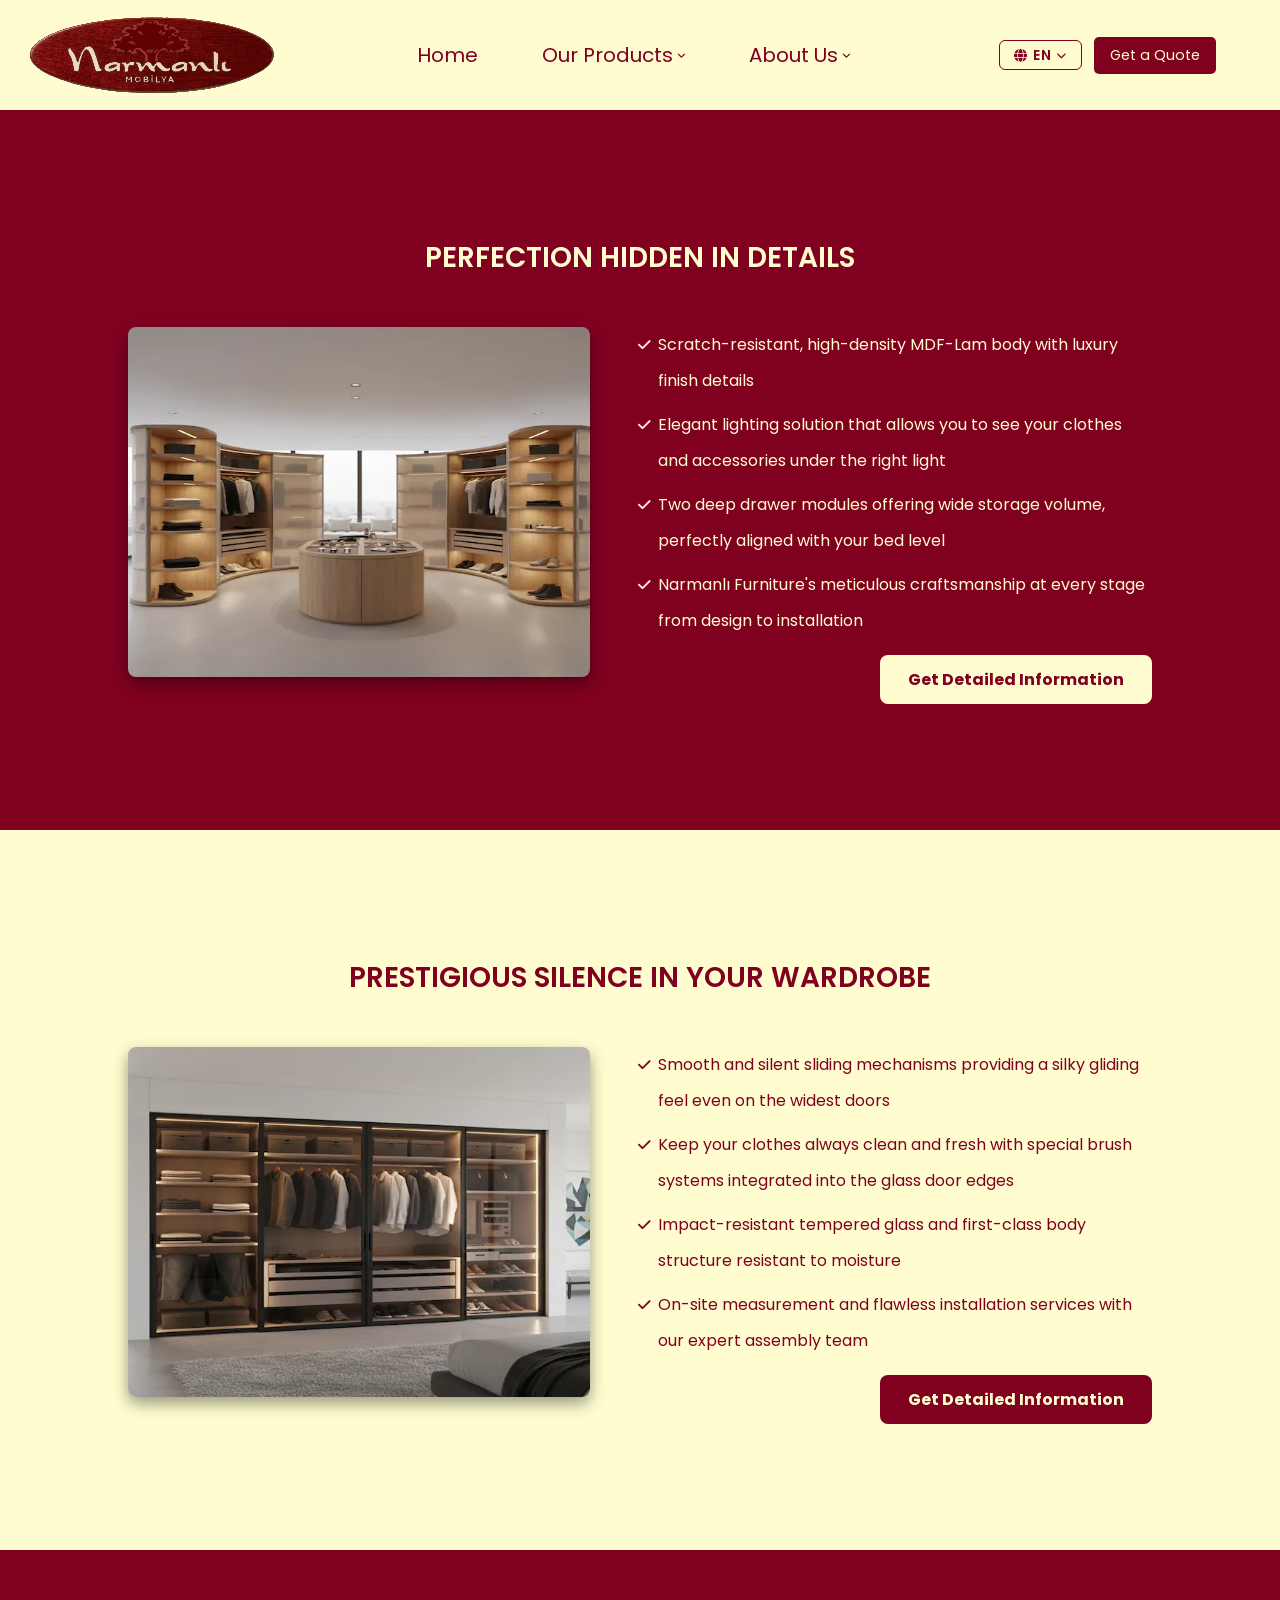
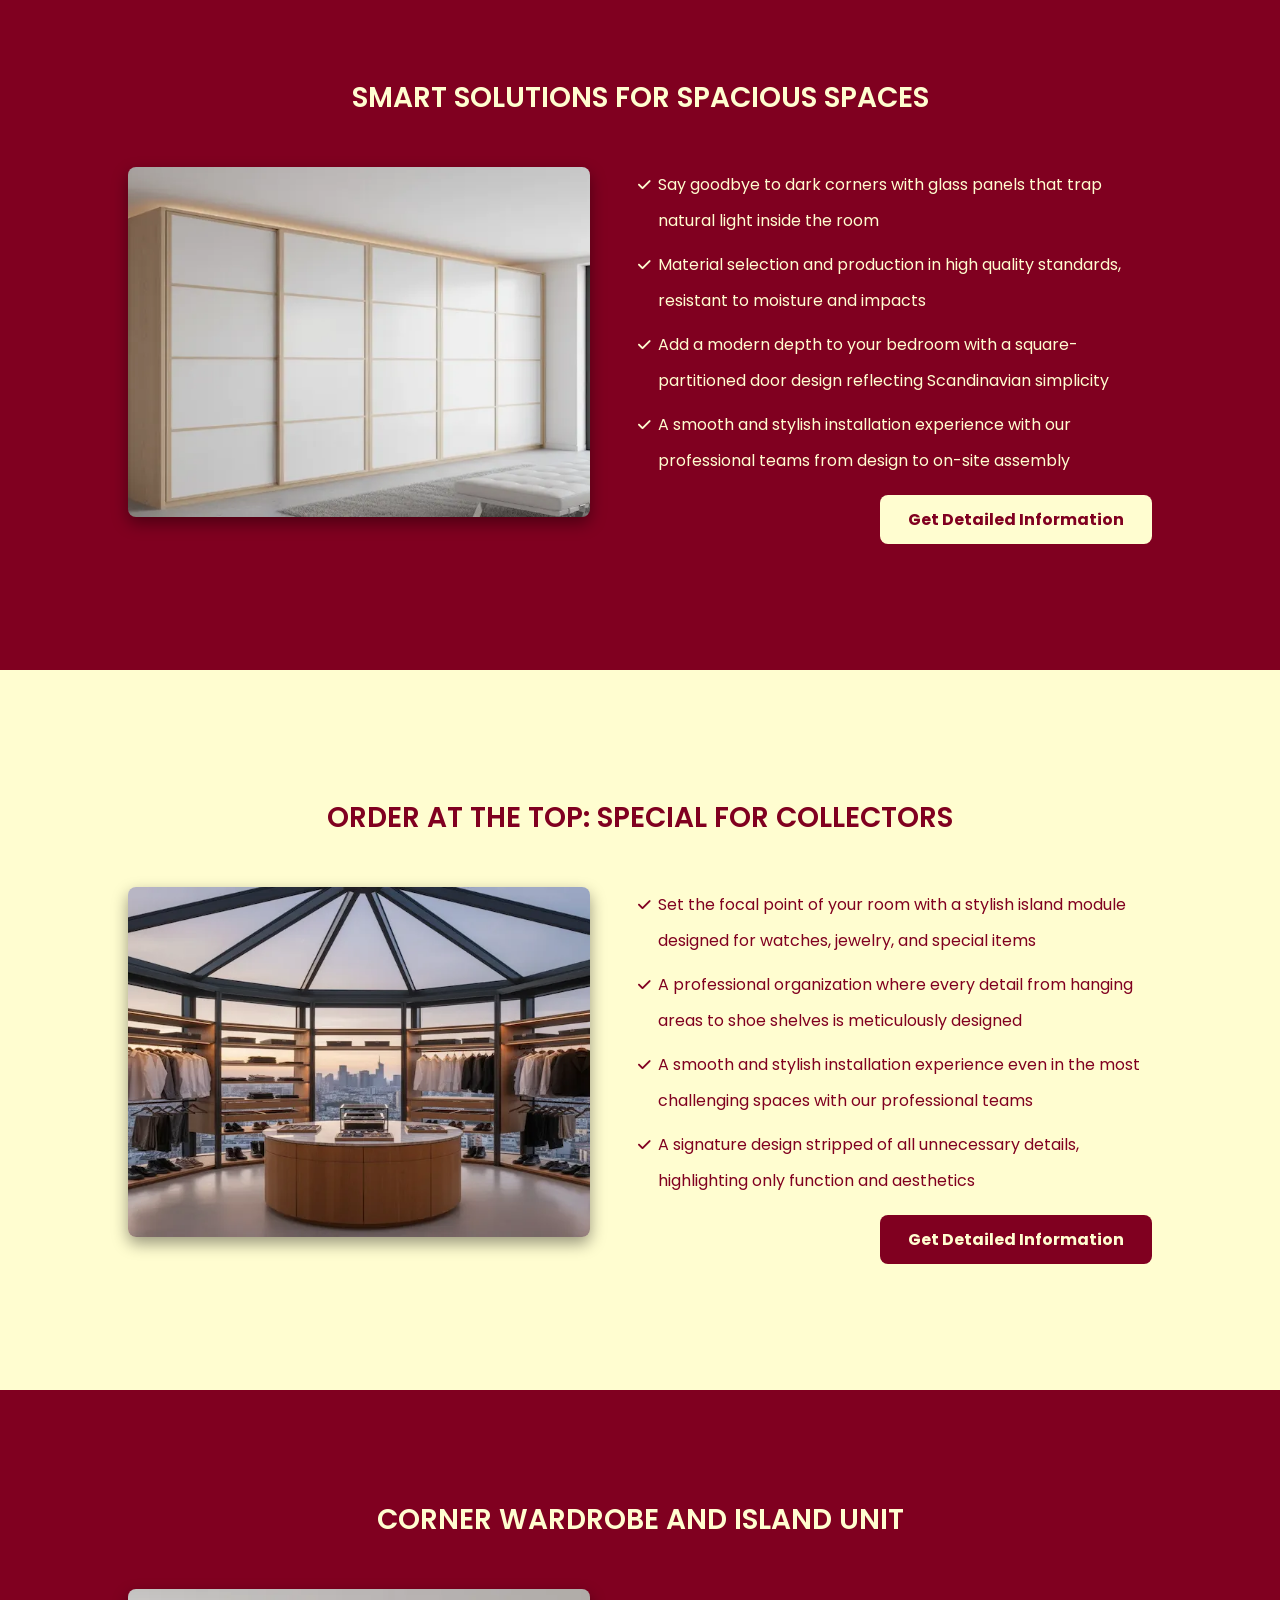
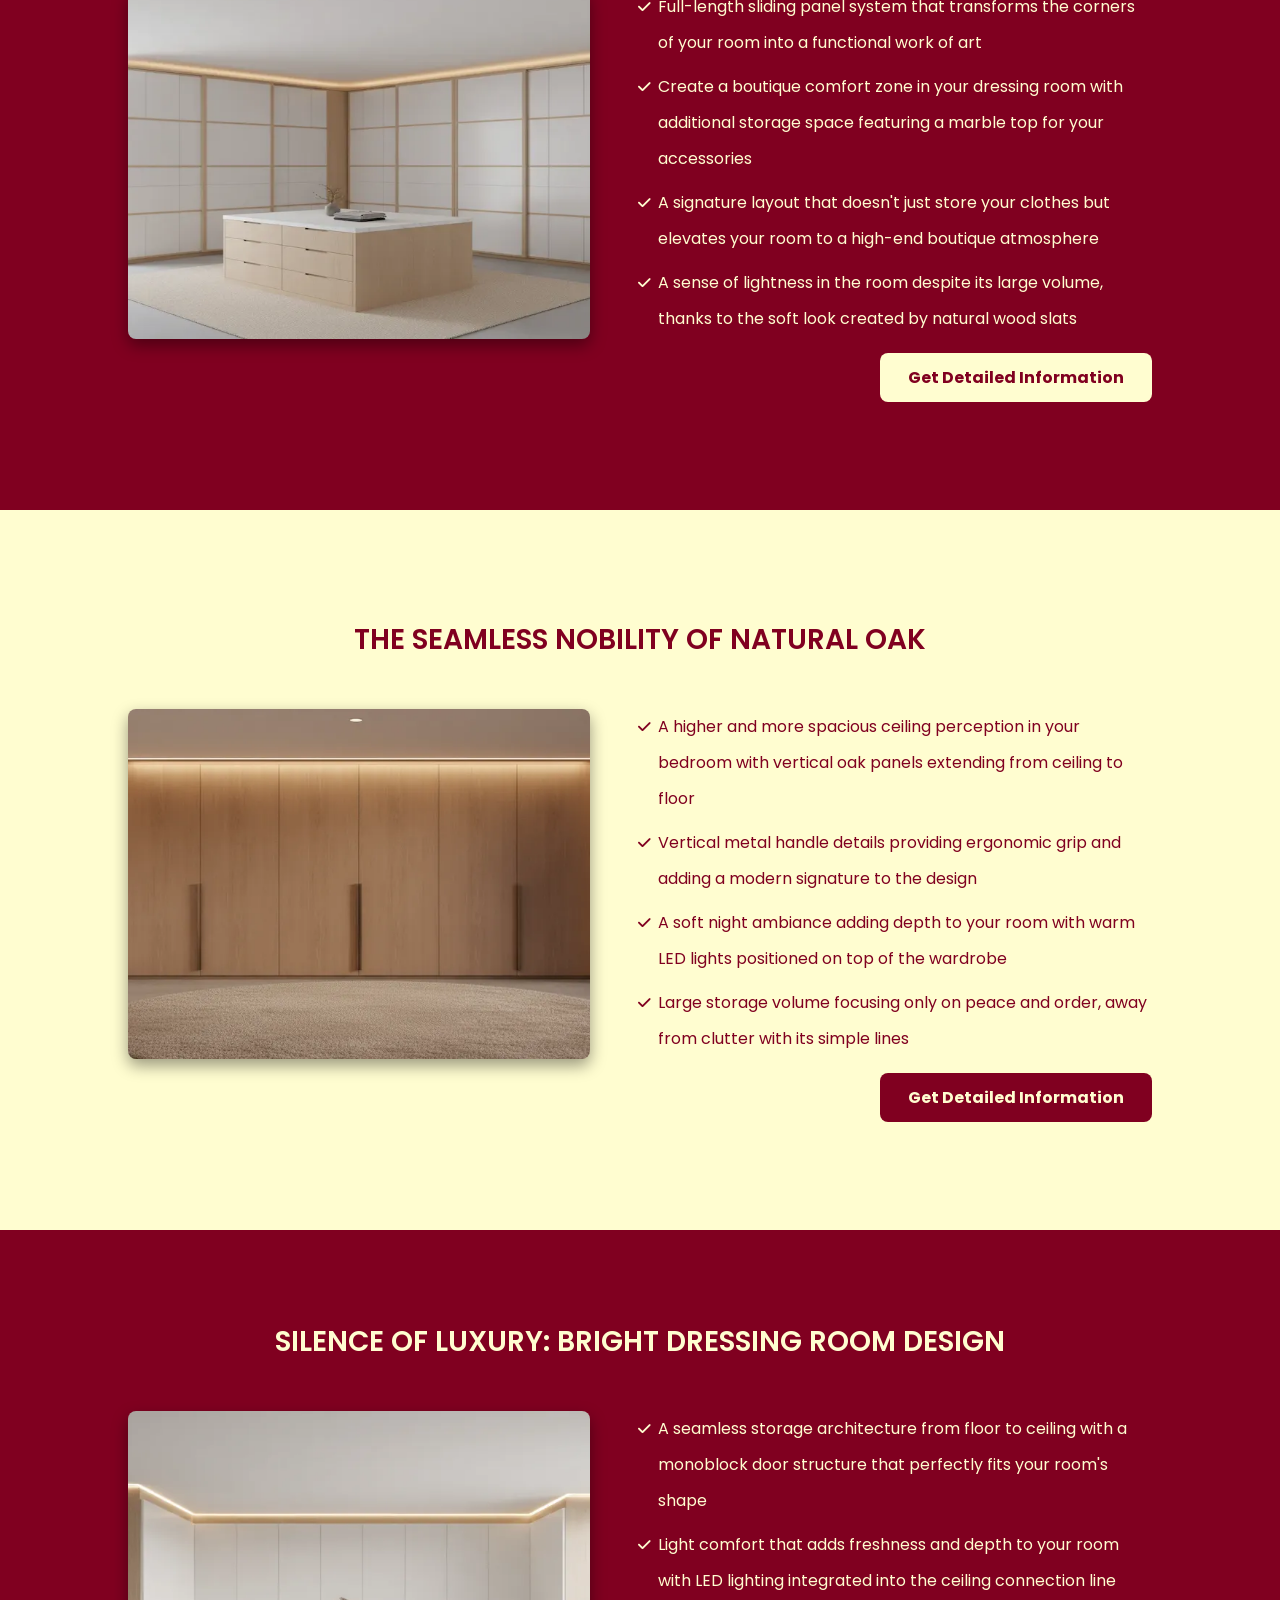
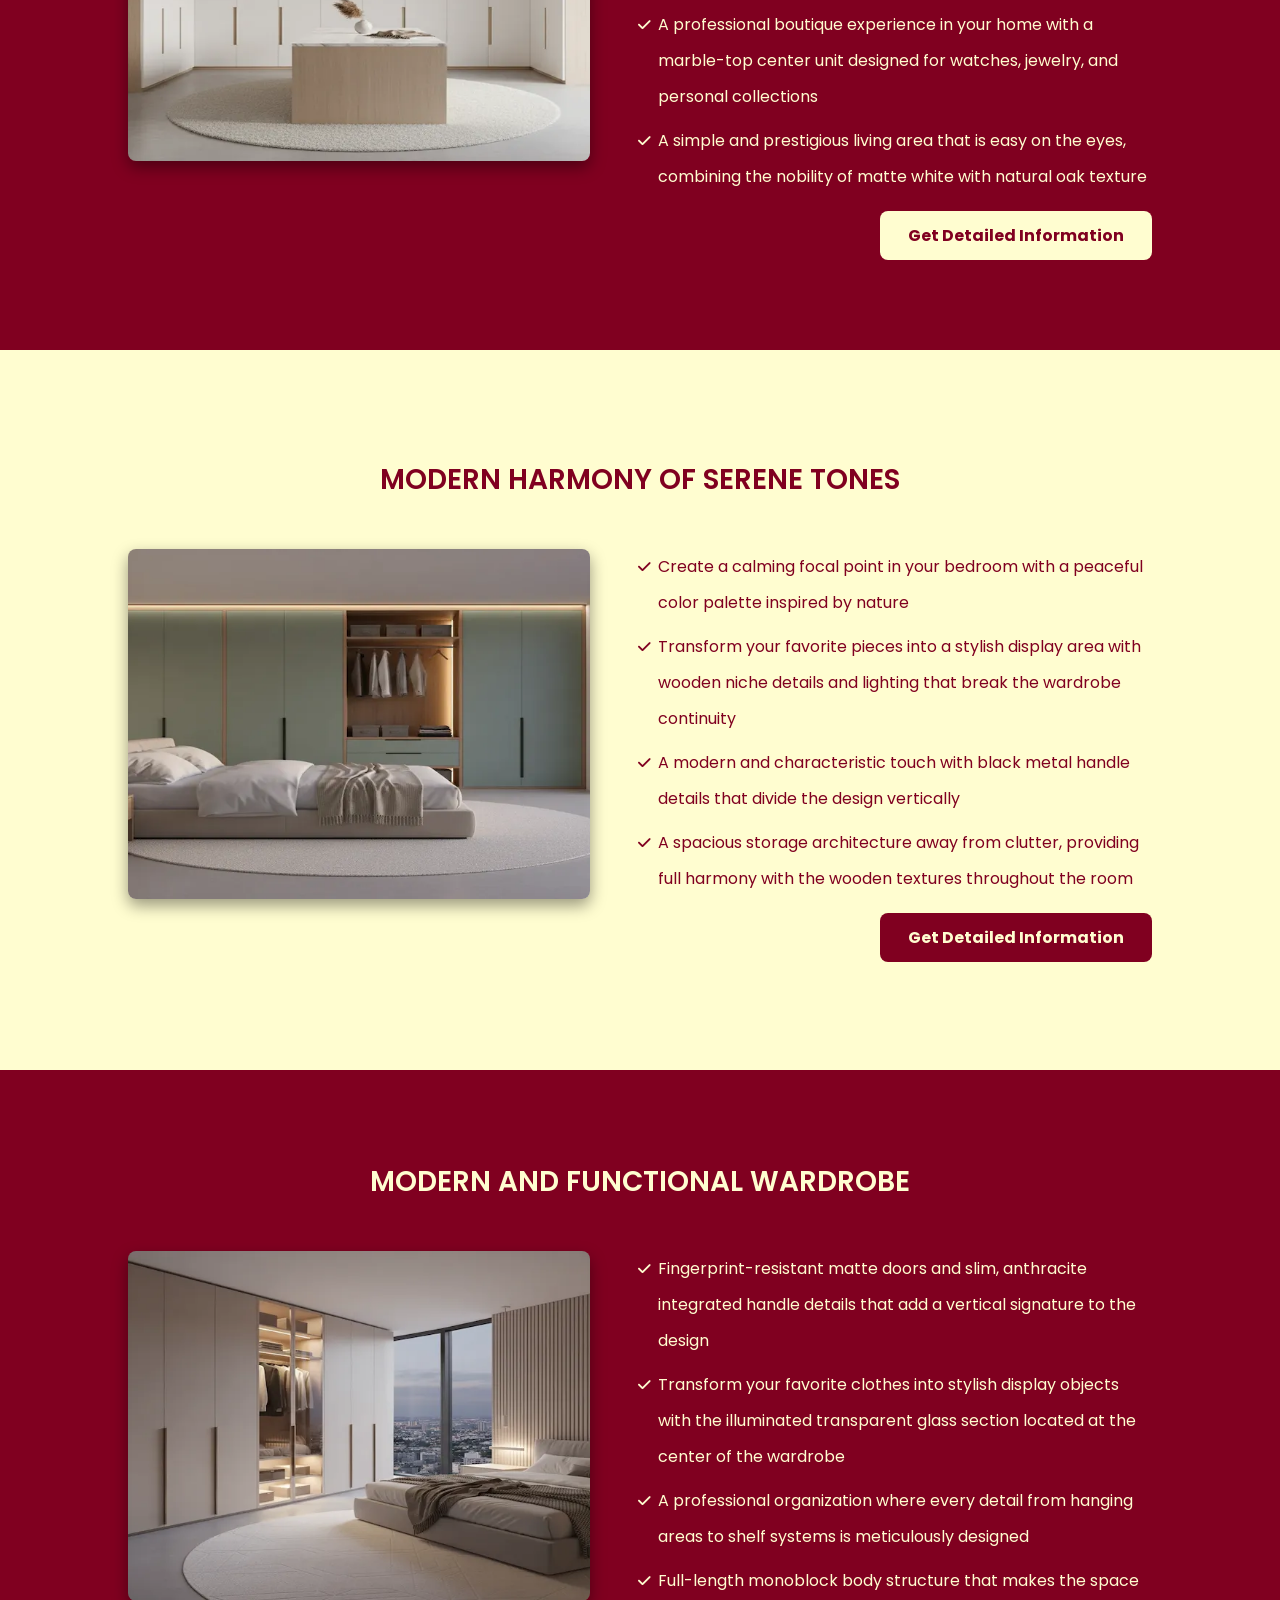
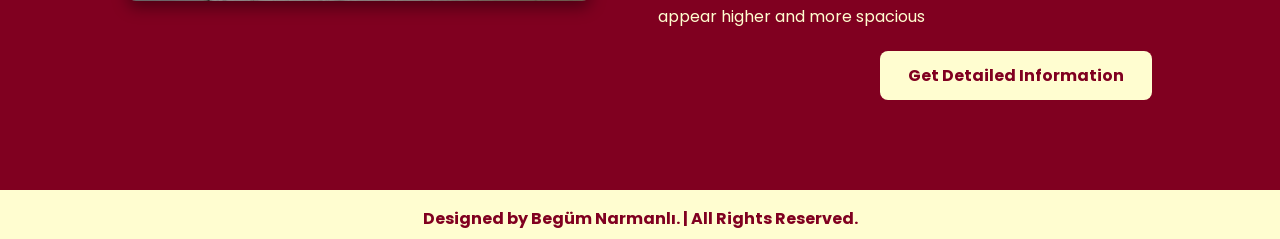
<file: products-gardırop.html>
<!doctype html>
<html lang="tr">
  <head>
    <meta charset="UTF-8" />
    <meta http-equiv="X-UA-Compatible" content="IE=edge" />
    <meta name="viewport" content="width=device-width, initial-scale=1.0" />
    <meta name="description" content="Narmanlı Mobilya - Antalya'da özel ölçü gardırop, ray dolap ve giysi odası tasarımları. Fonksiyonel iç düzen ve modern dış tasarım seçenekleri atölyemizde.">
    <link rel="canonical" href="https://narmanlimobilya.com.tr/products-gardirop.html" />
    <link rel="preconnect" href="https://fonts.googleapis.com" />
    <link rel="preconnect" href="https://fonts.gstatic.com" crossorigin />
    <link
      href="https://fonts.googleapis.com/css2?family=Poppins:wght@100;300;400;500;600&display=swap"
      rel="stylesheet"
    />
    <link
      rel="stylesheet"
      href="https://cdnjs.cloudflare.com/ajax/libs/font-awesome/6.1.1/css/all.min.css"
      integrity="sha512-KfkfwYDsLkIlwQp6LFnl8zNdLGxu9YAA1QvwINks4PhcElQSvqcyVLLD9aMhXd13uQjoXtEKNosOWaZqXgel0g=="
      crossorigin="anonymous"
      referrerpolicy="no-referrer"
    />
    <title data-i18n-title-tag="page-title-gardırop">
      Gardırop - Narmanlı Mobilya
    </title>
    <link rel="manifest" href="manifest.json" />
    <link rel="icon" type="image/png" href="resimler/icons/tools.svg" />
    <link rel="apple-touch-icon" href="resimler/icons/tools.svg" />
    <link rel="stylesheet" href="styles/style.css" />
    <link rel="stylesheet" href="styles/products.css" />
  </head>
  <body>
    <header class="header">
      <a href="#" class="logo">
        <img
          src="resimler/hakkimizda/narmanli-logo.svg"
          alt="Narmanlı Mobilya"
        />
      </a>

      <nav class="navbar">
        <a href="index.html" data-i18n="nav-home">Anasayfa</a>

        <div class="dropdown">
          <a href="#" class="dropbtn" data-i18n="nav-products">Ürünlerimiz</a>
          <ul class="dropdown-content">
            <li>
              <a href="products-mutfak.html" data-i18n="nav-mutfak">MUTFAK</a>
            </li>
            <li>
              <a href="products-banyo.html#banyo" data-i18n="nav-banyo"
                >BANYO</a
              >
            </li>
            <li>
              <a href="products-vestiyer.html#vestiyer" data-i18n="nav-vestiyer"
                >VESTİYER</a
              >
            </li>
            <li>
              <a href="products-komodin.html#komodin" data-i18n="nav-komodin"
                >KOMODİN</a
              >
            </li>
            <li>
              <a href="products-gardırop.html#gardirop" data-i18n="nav-gardırop"
                >GARDIROP</a
              >
            </li>
            <li>
              <a href="products-kitaplık.html#kitaplik" data-i18n="nav-kitaplik"
                >KİTAPLIK</a
              >
            </li>
            <li>
              <a href="products-sifonyer.html#sifonyer" data-i18n="nav-sifonyer"
                >ŞİFONYER</a
              >
            </li>
            <li>
              <a
                href="products-dusmeyatak.html#dusme-yatak"
                data-i18n="nav-dusme-yatak"
                >DÜŞME YATAK</a
              >
            </li>
          </ul>
        </div>

        <div class="dropdown">
          <a href="#" class="dropbtn" data-i18n="nav-about">Hakkımızda</a>
          <ul class="dropdown-content">
            <li>
              <a href="kurumsal-ilkeler.html" data-i18n="nav-kurumsal"
                >KURUMSAL İLKELERİMİZ</a
              >
            </li>
            <li><a href="vizyon.html" data-i18n="nav-vizyon">VİZYONUMUZ</a></li>
            <li><a href="misyon.html" data-i18n="nav-misyon">MİSYONUMUZ</a></li>
            <li>
              <a href="urun-konseptleri.html" data-i18n="nav-urun-konsept"
                >ÜRÜN KONSEPTLERİMİZ</a
              >
            </li>
            <li><a href="slogan.html" data-i18n="nav-slogan">SLOGANIMIZ</a></li>
          </ul>
        </div>

        <a
          href="https://wa.me/905057379043"
          target="_blank"
          rel="noopener"
          class="whatsapp-btn whatsapp-mobile"
          data-i18n="nav-whatsapp"
          >Teklif Alın</a
        >
      </nav>

      <div class="header-right">
        <div class="lang-switcher-wrapper">
          <div id="lang-switcher">
            <button
              id="lang-toggle-btn"
              onclick="toggleLangDropdown()"
              aria-label="Dil seç"
            >
              <i class="fas fa-globe"></i>
              <span id="current-lang-label">TR</span>
              <i class="fas fa-chevron-down"></i>
            </button>
            <div id="lang-dropdown" role="menu">
              <button
                class="lang-option active"
                data-lang="tr"
                onclick="setLang('tr')"
                role="menuitem"
              >
                TR
              </button>
              <button
                class="lang-option"
                data-lang="en"
                onclick="setLang('en')"
                role="menuitem"
              >
                EN
              </button>
              <button
                class="lang-option"
                data-lang="ru"
                onclick="setLang('ru')"
                role="menuitem"
              >
                RU
              </button>
            </div>
          </div>
        </div>
        <div id="menu-btn" class="fas fa-bars"></div>
        <a
          href="https://wa.me/905057379043"
          target="_blank"
          rel="noopener"
          class="whatsapp-btn whatsapp-desktop"
          data-i18n="nav-whatsapp"
          >Teklif Alın</a
        >
      </div>
    </header>

    <section class="products" id="gardırop-1" data-scroll-color="dark">
      <div class="product-box-container">
        <div class="box-product-item">
          <h2 class="product-title" data-i18n="gardırop-prod1-title">
            DETAYLARDA GİZLİ MÜKEMMELLİK
          </h2>
          <div class="image">
            <img
              src="resimler/gardırop/gardırop-1.webp"
              width="590"
              height="350"
              loading="lazy"
              alt="Elegance Gardırop"
              data-i18n="[alt]gardırop-prod1-alt"
            />
          </div>
          <div class="product-box-head"></div>
          <div class="product-box-bottom">
            <div class="info">
              <ul class="product-list">
                <li data-i18n="gardırop-prod1-li1">
                  Çizilmelere karşı dayanıklı, yüksek yoğunluklu MDF-Lam gövde
                  ve lüks kaplama detayları
                </li>
                <li data-i18n="gardırop-prod1-li2">
                  Giysilerinizi ve aksesuarlarınızı en doğru ışık altında
                  görmenizi sağlayan zarif aydınlatma çözümü
                </li>
                <li data-i18n="gardırop-prod1-li3">
                  Yatak seviyenizle tam uyumlu, geniş depolama hacmi sunan iki
                  derin çekmece modülü
                </li>
                <li data-i18n="gardırop-prod1-li4">
                  Tasarımdan montaja kadar her aşamada Narmanlı Mobilya'nın
                  titiz zanaatkarlığı
                </li>
              </ul>
            </div>
            <a
              href="https://wa.me/905057379043"
              target="_blank"
              class="product-info-btn"
              data-i18n="product-detail-btn"
              >Detaylı Bilgi Alın</a
            >
          </div>
        </div>
      </div>
    </section>

    <section class="products" id="gardırop-2" data-scroll-color="light">
      <div class="product-box-container">
        <div class="box-product-item">
          <h2 class="product-title" data-i18n="gardırop-prod2-title">
            DOLABINIZDAKİ PRESTİJLİ SESSİZLİK
          </h2>
          <div class="image">
            <img
              src="resimler/gardırop/gardırop-2.webp"
              width="590"
              height="350"
              loading="lazy"
              alt="Elegance Gardırop"
              data-i18n="[alt]gardırop-prod2-alt"
            />
          </div>
          <div class="product-box-head"></div>
          <div class="product-box-bottom">
            <div class="info">
              <ul class="product-list">
                <li data-i18n="gardırop-prod2-li1">
                  En geniş kapaklarda bile ipeksi bir kayma hissi sunan,
                  sarsıntısız ve sessiz sürgülü mekanizmalar
                </li>
                <li data-i18n="gardırop-prod2-li2">
                  Cam kapak kenarlarına entegre özel fırça sistemleriyle
                  kıyafetlerinizi her zaman temiz ve taze tutun
                </li>
                <li data-i18n="gardırop-prod2-li3">
                  Darbelere dayanıklı temperli camlar ve neme karşı dirençli
                  birinci sınıf gövde yapısı
                </li>
                <li data-i18n="gardırop-prod2-li4">
                  Uzman montaj ekibimizle yerinde ölçü ve kusursuz kurulum
                  hizmeti
                </li>
              </ul>
            </div>
            <a
              href="https://wa.me/905057379043"
              target="_blank"
              class="product-info-btn"
              data-i18n="product-detail-btn"
              >Detaylı Bilgi Alın</a
            >
          </div>
        </div>
      </div>
    </section>

    <section class="products" id="gardırop-3" data-scroll-color="dark">
      <div class="product-box-container">
        <div class="box-product-item">
          <h2 class="product-title" data-i18n="gardırop-prod3-title">
            FERAH MEKANLAR İÇİN AKILLI ÇÖZÜMLER
          </h2>
          <div class="image">
            <img
              src="resimler/gardırop/gardırop-3.webp"
              width="590"
              height="350"
              loading="lazy"
              alt="Elegance Gardırop"
              data-i18n="[alt]gardırop-prod3-alt"
            />
          </div>
          <div class="product-box-head"></div>
          <div class="product-box-bottom">
            <div class="info">
              <ul class="product-list">
                <li data-i18n="gardırop-prod3-li1">
                  Doğal ışığı odanın içine hapseden cam panellerle karanlık
                  köşelere veda edin
                </li>
                <li data-i18n="gardırop-prod3-li2">
                  Neme ve darbelere dayanıklı, yüksek kalite standartlarında
                  malzeme seçimi ve üretim
                </li>
                <li data-i18n="gardırop-prod3-li3">
                  İskandinav sadeliğini yansıtan kare bölmeli kapak tasarımıyla
                  yatak odanıza modern bir derinlik katın
                </li>
                <li data-i18n="gardırop-prod3-li4">
                  Tasarımdan yerinde montaja kadar profesyonel ekiplerimizle
                  sorunsuz ve şık bir kurulum deneyimi
                </li>
              </ul>
            </div>
            <a
              href="https://wa.me/905057379043"
              target="_blank"
              class="product-info-btn"
              data-i18n="product-detail-btn"
              >Detaylı Bilgi Alın</a
            >
          </div>
        </div>
      </div>
    </section>

    <section class="products" id="gardırop-4" data-scroll-color="light">
      <div class="product-box-container">
        <div class="box-product-item">
          <h2 class="product-title" data-i18n="gardırop-prod4-title">
            ZİRVEDE BİR DÜZEN: KOLEKSİYONERLERE ÖZEL
          </h2>
          <div class="image">
            <img
              src="resimler/gardırop/gardırop-4.webp"
              width="590"
              height="350"
              loading="lazy"
              alt="Elegance Gardırop"
              data-i18n="[alt]gardırop-prod4-alt"
            />
          </div>
          <div class="product-box-head"></div>
          <div class="product-box-bottom">
            <div class="info">
              <ul class="product-list">
                <li data-i18n="gardırop-prod4-li1">
                  Saat, mücevher ve özel eşyalarınız için tasarlanmış şık ada
                  modülüyle odanızın odak noktasını belirleyin
                </li>
                <li data-i18n="gardırop-prod4-li2">
                  Askı alanlarından ayakkabı raflarına kadar her detayı
                  titizlikle kurgulanmış profesyonel bir organizasyon
                </li>
                <li data-i18n="gardırop-prod4-li3">
                  Profesyonel ekiplerimizle en zorlu mekanlarda bile sorunsuz ve
                  şık bir kurulum deneyimi
                </li>
                <li data-i18n="gardırop-prod4-li4">
                  Gereksiz tüm detaylardan arındırılmış, sadece fonksiyonu ve
                  estetiği ön plana çıkaran imza tasarım
                </li>
              </ul>
            </div>
            <a
              href="https://wa.me/905057379043"
              target="_blank"
              class="product-info-btn"
              data-i18n="product-detail-btn"
              >Detaylı Bilgi Alın</a
            >
          </div>
        </div>
      </div>
    </section>

    <section class="products" id="gardırop-5" data-scroll-color="dark">
      <div class="product-box-container">
        <div class="box-product-item">
          <h2 class="product-title" data-i18n="gardırop-prod5-title">
            KÖŞE GARDIROP VE ADA ÜNİTESİ
          </h2>
          <div class="image">
            <img
              src="resimler/gardırop/gardırop-5.webp"
              width="590"
              height="350"
              loading="lazy"
              alt="Elegance Gardırop"
              data-i18n="[alt]gardırop-prod5-alt"
            />
          </div>
          <div class="product-box-head"></div>
          <div class="product-box-bottom">
            <div class="info">
              <ul class="product-list">
                <li data-i18n="gardırop-prod5-li1">
                  Odanızın köşelerini işlevsel bir sanat eserine dönüştüren,
                  boydan boya sürgülü panel sistemi
                </li>
                <li data-i18n="gardırop-prod5-li2">
                  Aksesuarlarınız için mermer tablalı ek depolama alanı ile
                  giyinme odanızda butik bir konfor alanı yaratın
                </li>
                <li data-i18n="gardırop-prod5-li3">
                  Sadece kıyafetlerinizi saklamakla kalmayan, odanızı üst düzey
                  bir butik mağaza atmosferine taşıyan imza bir yerleşim
                </li>
                <li data-i18n="gardırop-prod5-li4">
                  Doğal ahşap çıtaların yarattığı soft görünüm sayesinde, büyük
                  hacmine rağmen odada hafiflik hissi
                </li>
              </ul>
            </div>
            <a
              href="https://wa.me/905057379043"
              target="_blank"
              class="product-info-btn"
              data-i18n="product-detail-btn"
              >Detaylı Bilgi Alın</a
            >
          </div>
        </div>
      </div>
    </section>

    <section class="products" id="gardırop-6" data-scroll-color="light">
      <div class="product-box-container">
        <div class="box-product-item">
          <h2 class="product-title" data-i18n="gardırop-prod6-title">
            DOĞAL MEŞENİN KESİNTİSİZ ASALETİ
          </h2>
          <div class="image">
            <img
              src="resimler/gardırop/gardırop-6.webp"
              width="590"
              height="350"
              loading="lazy"
              alt="Elegance Gardırop"
              data-i18n="[alt]gardırop-prod6-alt"
            />
          </div>
          <div class="product-box-head"></div>
          <div class="product-box-bottom">
            <div class="info">
              <ul class="product-list">
                <li data-i18n="gardırop-prod6-li1">
                  Tavandan yere kadar uzanan dikey meşe panellerle yatak
                  odanızda daha yüksek ve ferah bir tavan algısı
                </li>
                <li data-i18n="gardırop-prod6-li2">
                  Tasarıma modern bir imza katan, ergonomik tutuş sağlayan dikey
                  metal kulp detayları
                </li>
                <li data-i18n="gardırop-prod6-li3">
                  Dolap üstünde konumlanan sıcak LED aydınlatmalarla odanıza
                  derinlik katan yumuşak bir gece ambiyansı
                </li>
                <li data-i18n="gardırop-prod6-li4">
                  Sade çizgileriyle karmaşadan uzak, sadece huzura ve düzene
                  odaklanan geniş saklama hacmi
                </li>
              </ul>
            </div>
            <a
              href="https://wa.me/905057379043"
              target="_blank"
              class="product-info-btn"
              data-i18n="product-detail-btn"
              >Detaylı Bilgi Alın</a
            >
          </div>
        </div>
      </div>
    </section>

    <section class="products" id="gardırop-7" data-scroll-color="dark">
      <div class="product-box-container">
        <div class="box-product-item">
          <h2 class="product-title" data-i18n="gardırop-prod7-title">
            LÜKSÜN SESSİZLİĞİ: AYDINLIK GİYİNME ODASI TASARIMI
          </h2>
          <div class="image">
            <img
              src="resimler/gardırop/gardırop-7.webp"
              width="590"
              height="350"
              loading="lazy"
              alt="Elegance Gardırop"
              data-i18n="[alt]gardırop-prod7-alt"
            />
          </div>
          <div class="product-box-head"></div>
          <div class="product-box-bottom">
            <div class="info">
              <ul class="product-list">
                <li data-i18n="gardırop-prod7-li1">
                  Odanızın formuna tam uyum sağlayan monoblok kapak yapısıyla,
                  yerden tavana kesintisiz bir depolama mimarisi
                </li>
                <li data-i18n="gardırop-prod7-li2">
                  Tavan birleşim hattına entegre edilen LED aydınlatmalarla,
                  odanıza ferahlık ve derinlik katan ışık konforu
                </li>
                <li data-i18n="gardırop-prod7-li3">
                  Saat, takı ve kişisel koleksiyonlarınız için tasarlanmış
                  mermer üst tablalı merkez ünitesiyle, evinizde profesyonel bir
                  butik deneyimi
                </li>
                <li data-i18n="gardırop-prod7-li4">
                  Mat beyazın asaletini doğal meşe dokusuyla birleştiren, gözü
                  yormayan sade ve prestijli bir yaşam alanı
                </li>
              </ul>
            </div>
            <a
              href="https://wa.me/905057379043"
              target="_blank"
              class="product-info-btn"
              data-i18n="product-detail-btn"
              >Detaylı Bilgi Alın</a
            >
          </div>
        </div>
      </div>
    </section>

    <section class="products" id="gardırop-8" data-scroll-color="light">
      <div class="product-box-container">
        <div class="box-product-item">
          <h2 class="product-title" data-i18n="gardırop-prod8-title">
            DİNGİN TONLARIN MODERN UYUMU
          </h2>
          <div class="image">
            <img
              src="resimler/gardırop/gardırop-8.webp"
              width="590"
              height="350"
              loading="lazy"
              alt="Elegance Gardırop"
              data-i18n="[alt]gardırop-prod8-alt"
            />
          </div>
          <div class="product-box-head"></div>
          <div class="product-box-bottom">
            <div class="info">
              <ul class="product-list">
                <li data-i18n="gardırop-prod8-li1">
                  Doğadan ilham alan huzurlu renk paletiyle yatak odanızda
                  sakinleştirici bir odak noktası oluşturun
                </li>
                <li data-i18n="gardırop-prod8-li2">
                  Gardırop sürekliliğini bozan ahşap niş detayı ve
                  aydınlatmalarla en sevdiğiniz parçaları şık bir sergi alanına
                  dönüştürün
                </li>
                <li data-i18n="gardırop-prod8-li3">
                  Tasarımı dikeyde bölen siyah metal kulp detaylarıyla modern ve
                  karakter sahibi bir dokunuş
                </li>
                <li data-i18n="gardırop-prod8-li4">
                  Odanın genelindeki ahşap dokularla tam uyum sağlayan,
                  karmaşadan uzak ve ferah bir depolama mimarisi
                </li>
              </ul>
            </div>
            <a
              href="https://wa.me/905057379043"
              target="_blank"
              class="product-info-btn"
              data-i18n="product-detail-btn"
              >Detaylı Bilgi Alın</a
            >
          </div>
        </div>
      </div>
    </section>

    <section class="products" id="gardırop-9" data-scroll-color="dark">
      <div class="product-box-container">
        <div class="box-product-item">
          <h2 class="product-title" data-i18n="gardırop-prod9-title">
            MODERN VE FONKSİYONEL GARDIROP
          </h2>
          <div class="image">
            <img
              src="resimler/gardırop/gardırop-9.webp"
              width="590"
              height="350"
              loading="lazy"
              alt="Elegance Gardırop"
              data-i18n="[alt]gardırop-prod9-alt"
            />
          </div>
          <div class="product-box-head"></div>
          <div class="product-box-bottom">
            <div class="info">
              <ul class="product-list">
                <li data-i18n="gardırop-prod9-li1">
                  Parmak izi bırakmayan mat kapaklar ve tasarıma dikey bir imza
                  atan ince, antrasit entegre kulp detayları
                </li>
                <li data-i18n="gardırop-prod9-li2">
                  Gardırobun merkezinde yer alan, aydınlatmalı şeffaf cam bölme
                  ile en sevdiğiniz kıyafetlerinizi şık birer sergi objesine
                  dönüştürün
                </li>
                <li data-i18n="gardırop-prod9-li3">
                  Askı alanlarından raf sistemlerine kadar, her detayı
                  titizlikle kurgulanmış profesyonel bir organizasyon
                </li>
                <li data-i18n="gardırop-prod9-li4">
                  Mekanı olduğundan daha yüksek ve ferah gösteren, boydan boya
                  uzanan monoblok gövde yapısı
                </li>
              </ul>
            </div>
            <a
              href="https://wa.me/905057379043"
              target="_blank"
              class="product-info-btn"
              data-i18n="product-detail-btn"
              >Detaylı Bilgi Alın</a
            >
          </div>
        </div>
      </div>
    </section>

    <section class="product-footer">
      <div class="product-credit">
        <span data-i18n="product-footer"
          >Begüm Narmanlı tarafından tasarlanmıştır. | Tüm Hakları
          Saklıdır.</span
        >
      </div>
    </section>

    <button id="backToTop">
      <i class="fas fa-tools"></i>
    </button>

    <script src="js/script.js"></script>
    <script src="js/lang.js"></script>
  </body>
</html>
</file>
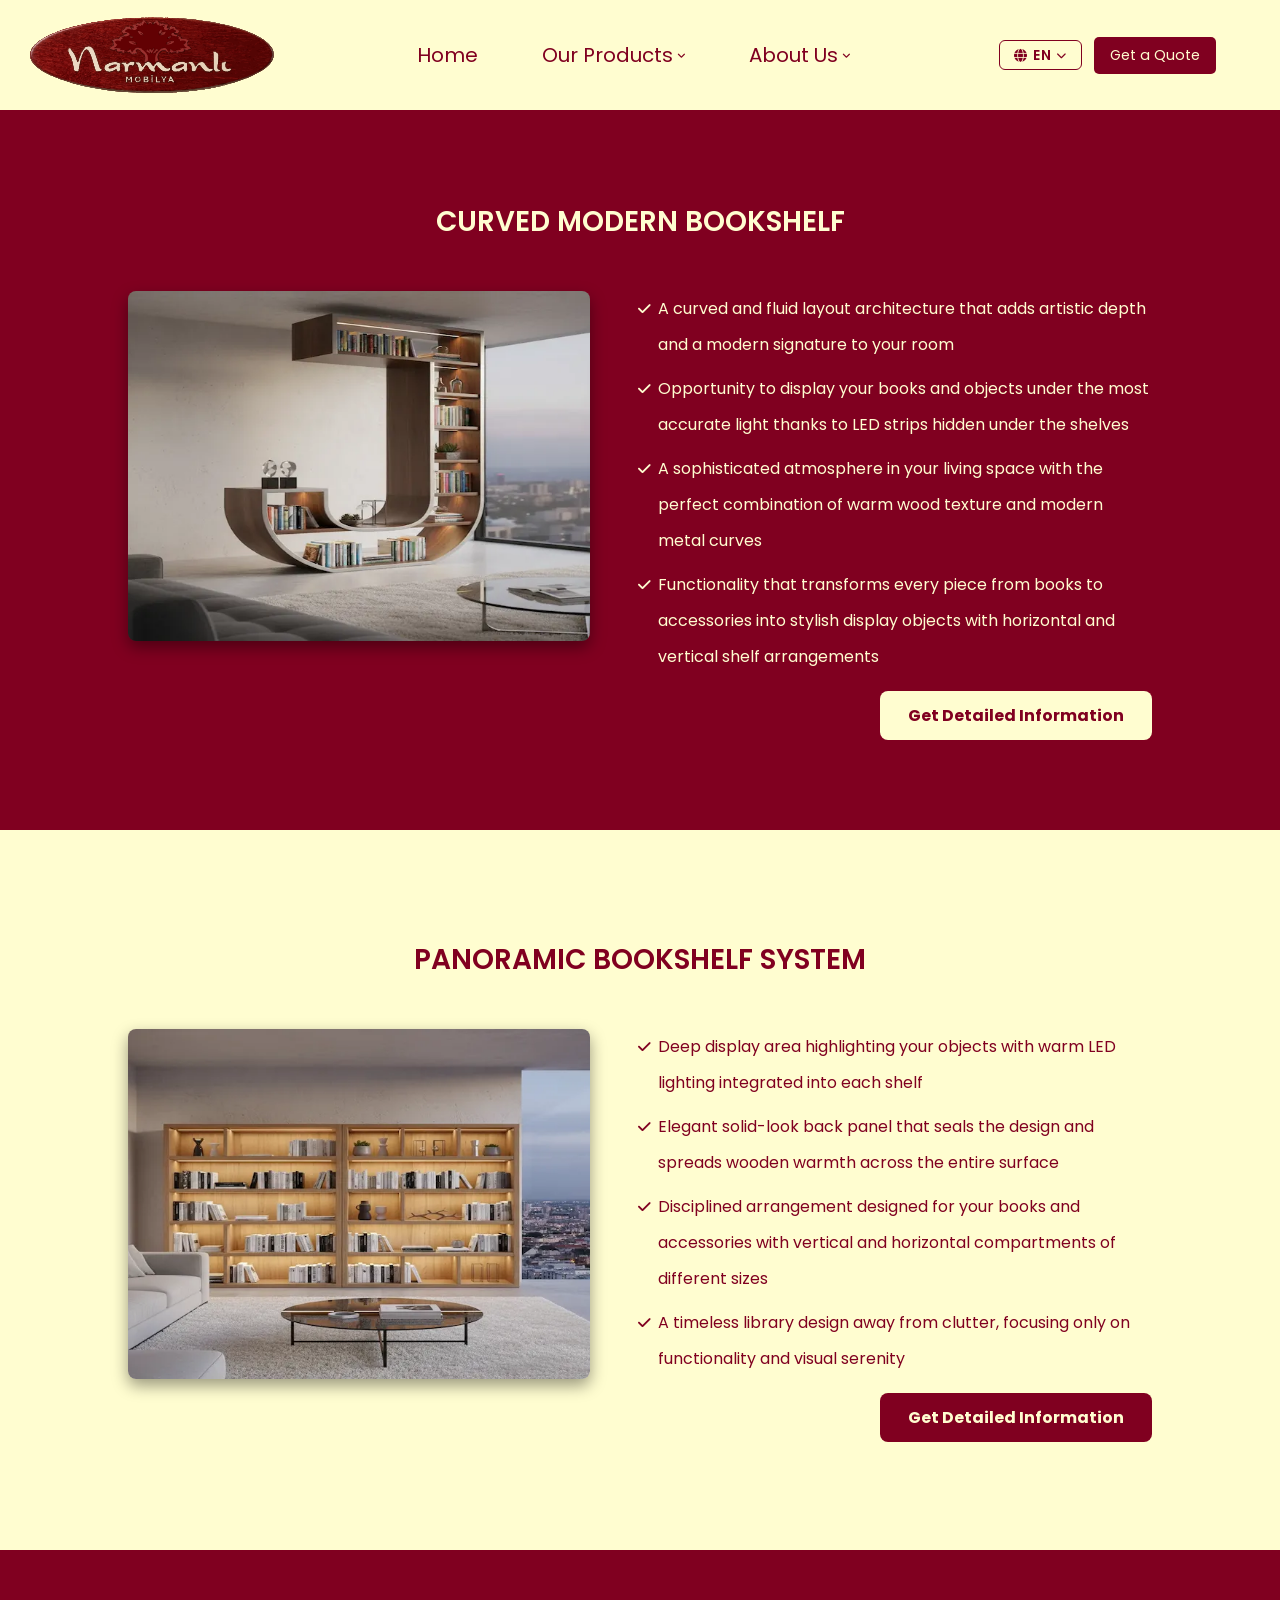
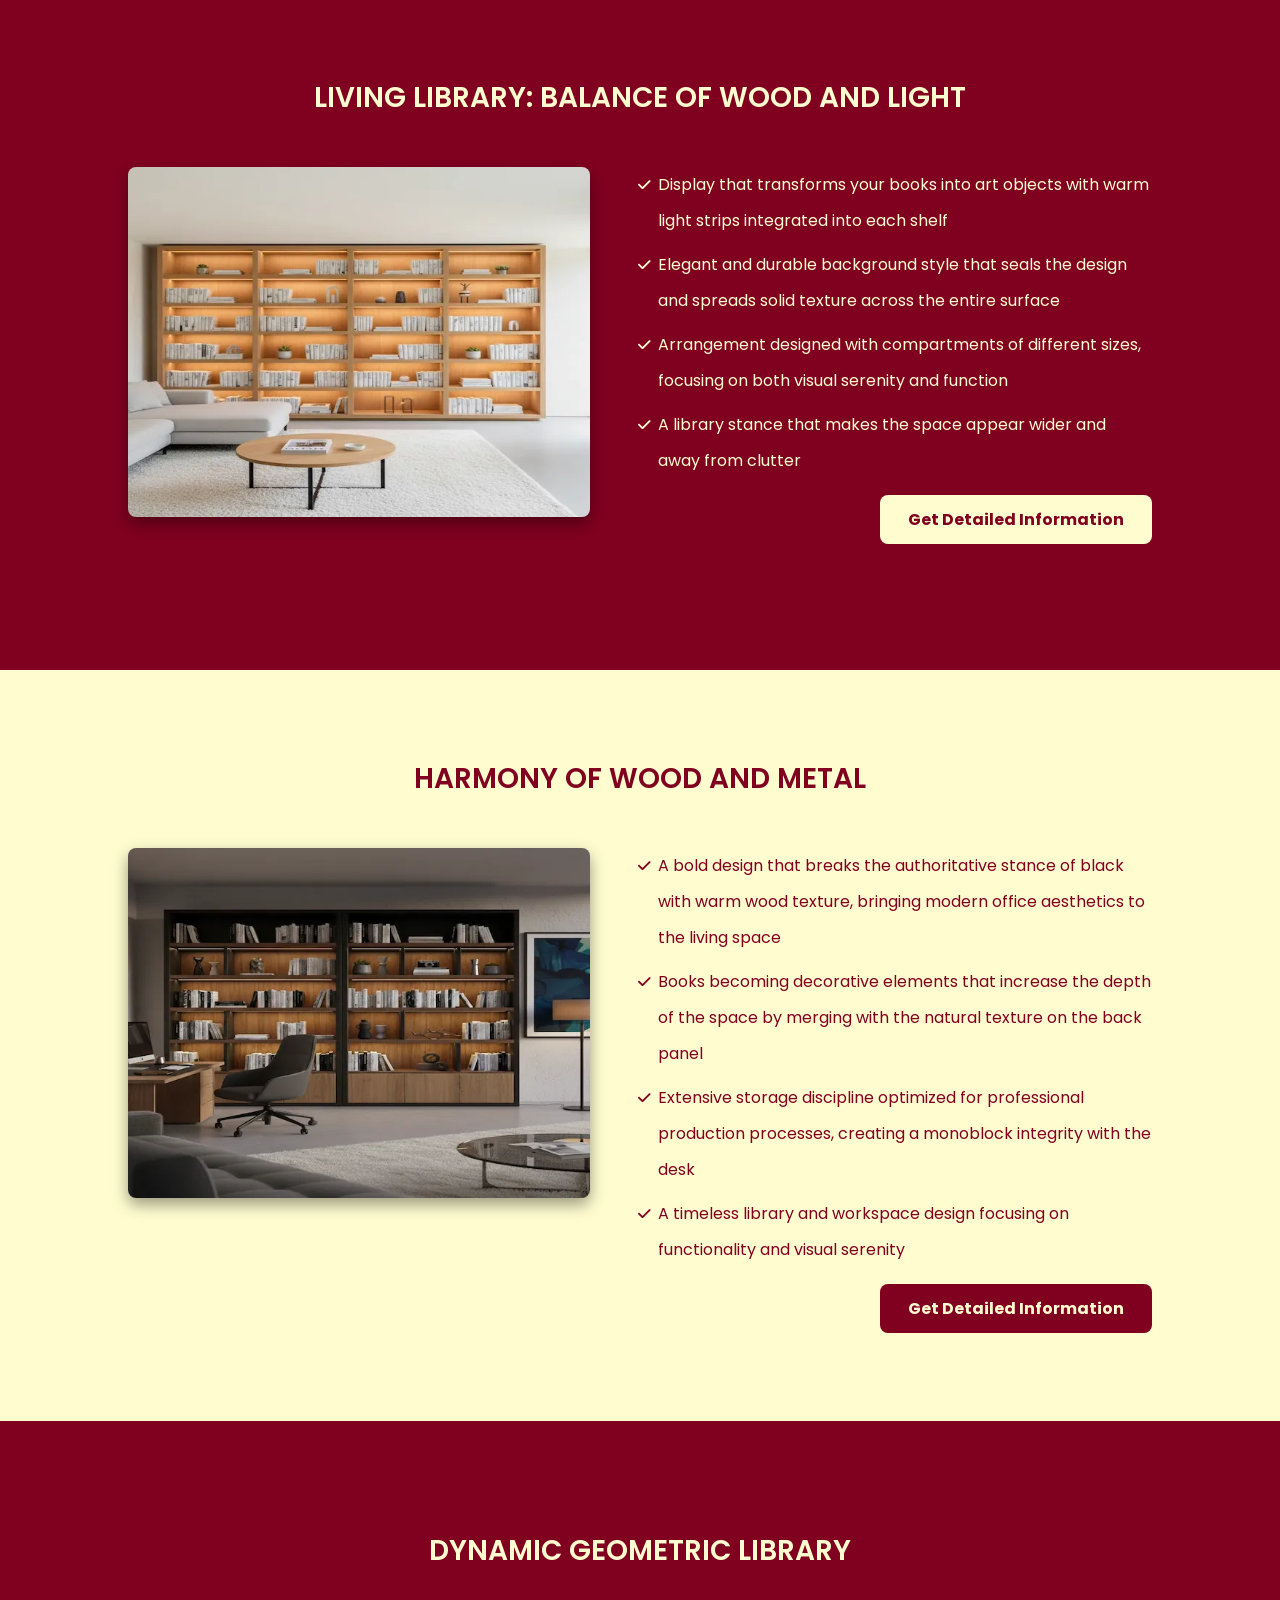
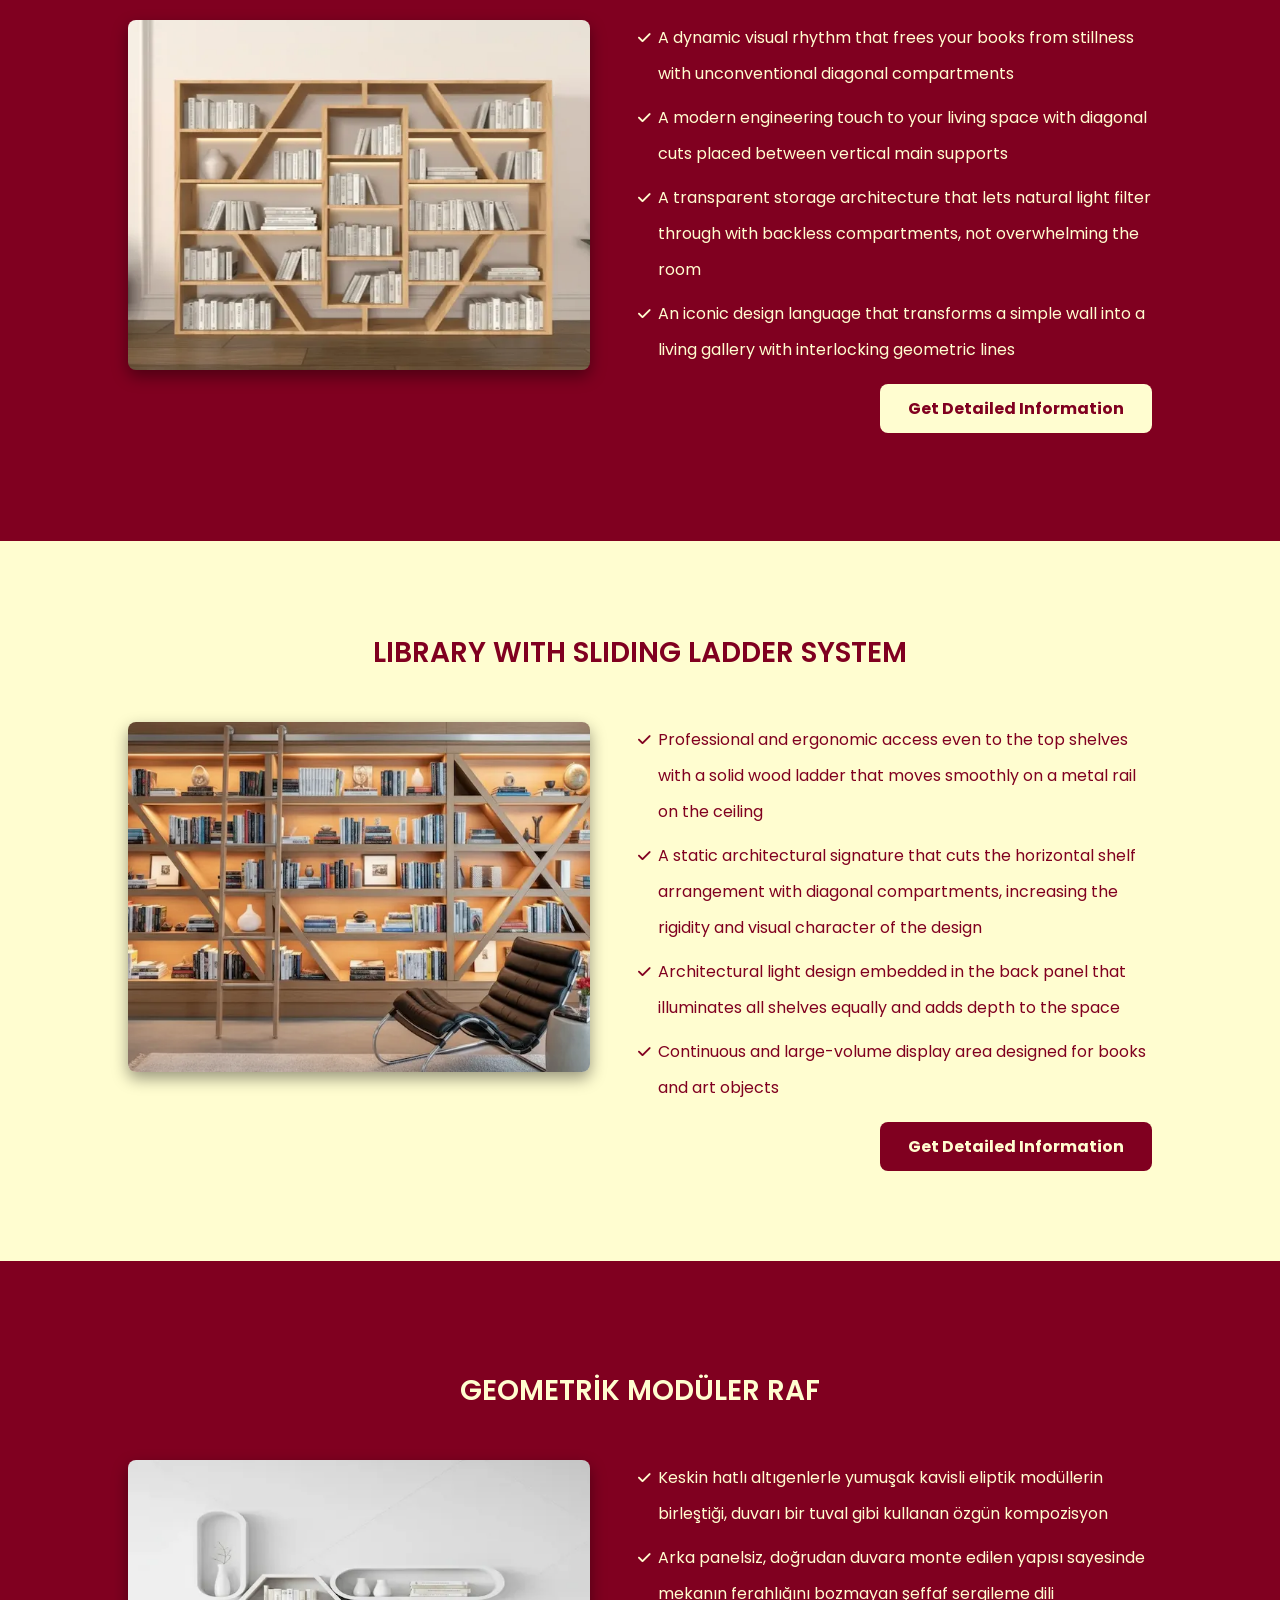
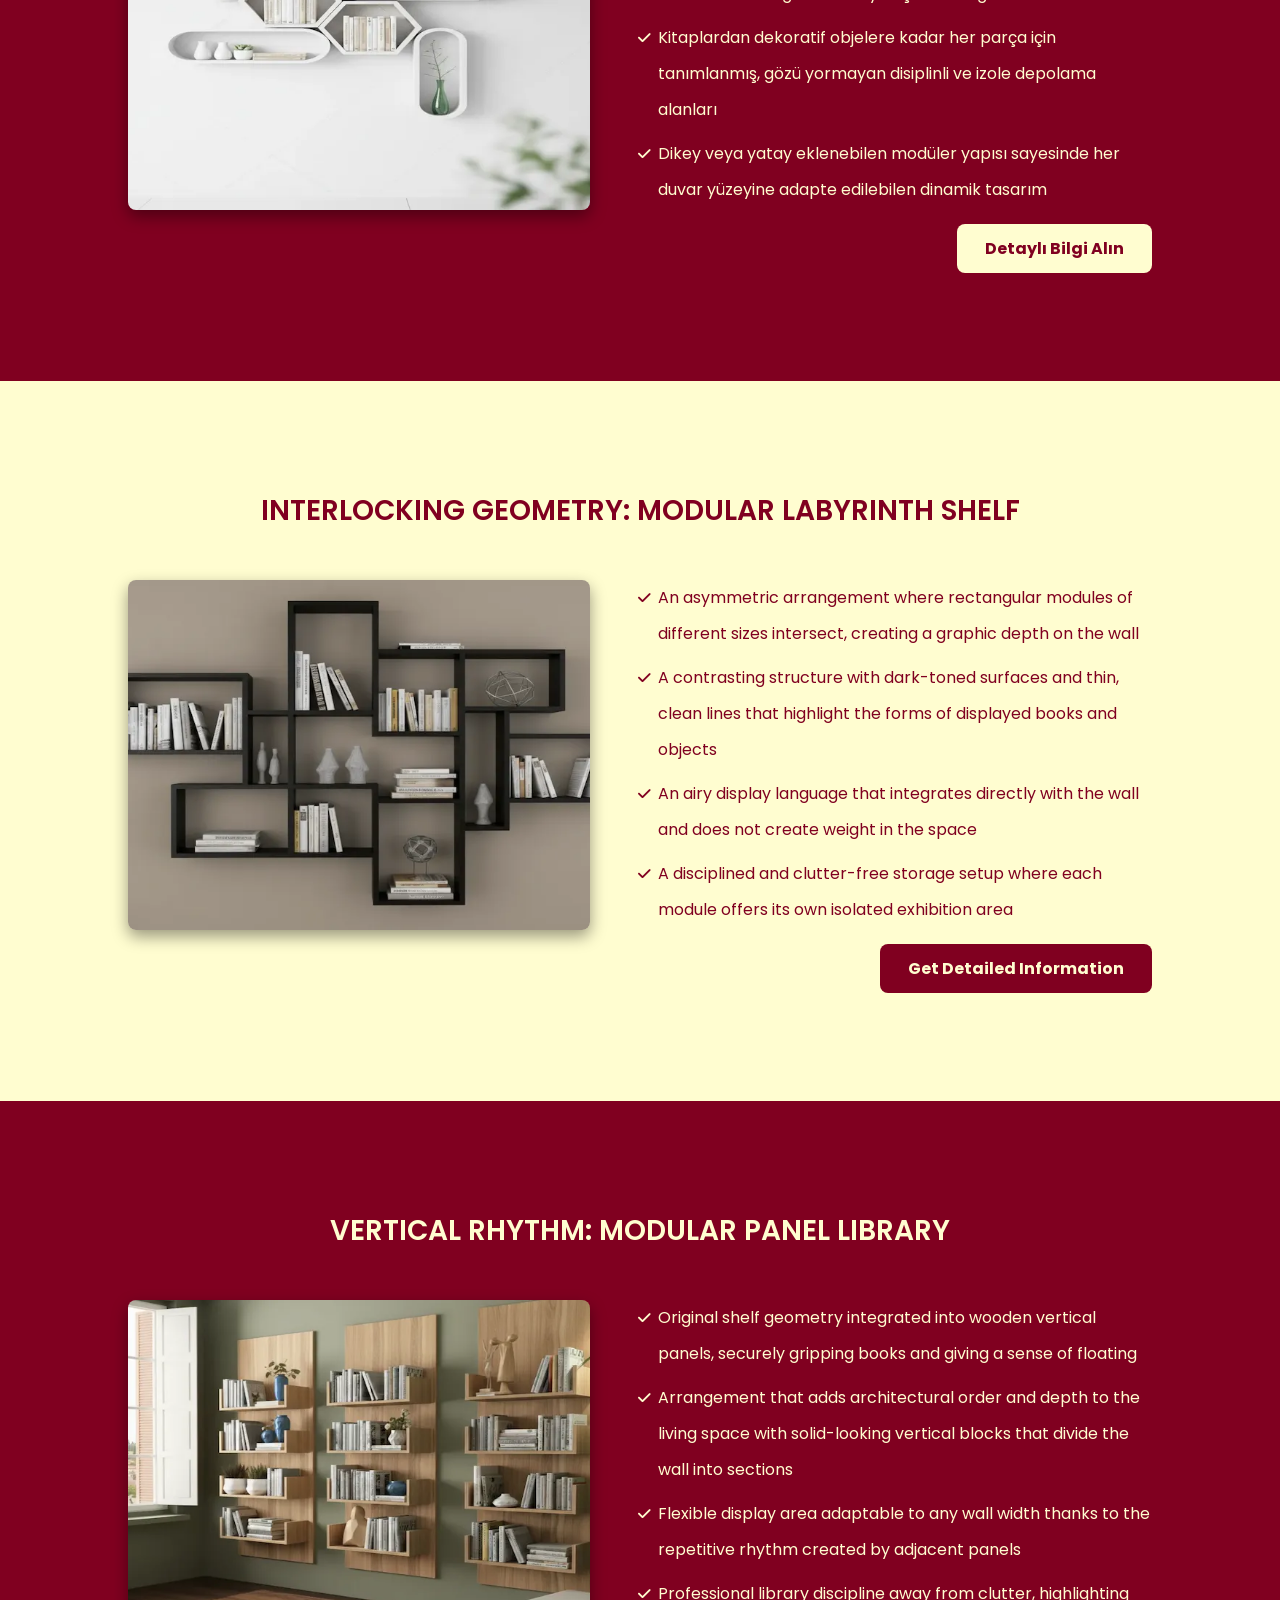
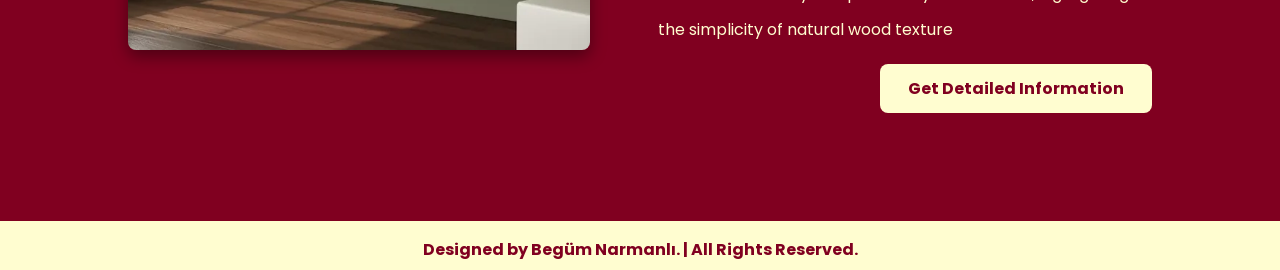
<file: products-kitaplık.html>
<!doctype html>
<html lang="tr">
  <head>
    <meta charset="UTF-8" />
    <meta http-equiv="X-UA-Compatible" content="IE=edge" />
    <meta name="viewport" content="width=device-width, initial-scale=1.0" />
    <meta name="description" content="Narmanlı Mobilya - Antalya'da özel tasarım kitaplık, çalışma masası ve ofis mobilyaları. Her mekana uygun, şık ve sağlam ahşap kitaplık imalatı atölyemizde.">
    <link rel="canonical" href="https://narmanlimobilya.com.tr/products-kitaplik.html" />
    <link rel="preconnect" href="https://fonts.googleapis.com" />
    <link rel="preconnect" href="https://fonts.gstatic.com" crossorigin />
    <link
      href="https://fonts.googleapis.com/css2?family=Poppins:wght@100;300;400;500;600&display=swap"
      rel="stylesheet"
    />
    <link
      rel="stylesheet"
      href="https://cdnjs.cloudflare.com/ajax/libs/font-awesome/6.1.1/css/all.min.css"
      integrity="sha512-KfkfwYDsLkIlwQp6LFnl8zNdLGxu9YAA1QvwINks4PhcElQSvqcyVLLD9aMhXd13uQjoXtEKNosOWaZqXgel0g=="
      crossorigin="anonymous"
      referrerpolicy="no-referrer"
    />
    <title data-i18n-title-tag="page-title-kitaplik">
      Kitaplık - Narmanlı Mobilya
    </title>
    <link rel="manifest" href="manifest.json" />
    <link rel="icon" type="image/png" href="resimler/icons/tools.svg" />
    <link rel="apple-touch-icon" href="resimler/icons/tools.svg" />
    <link rel="stylesheet" href="styles/style.css" />
    <link rel="stylesheet" href="styles/products.css" />
  </head>
  <body>
    <header class="header">
      <a href="#" class="logo">
        <img
          src="resimler/hakkimizda/narmanli-logo.svg"
          alt="Narmanlı Mobilya"
        />
      </a>

      <nav class="navbar">
        <a href="index.html" data-i18n="nav-home">Anasayfa</a>

        <div class="dropdown">
          <a href="#" class="dropbtn" data-i18n="nav-products">Ürünlerimiz</a>
          <ul class="dropdown-content">
            <li>
              <a href="products-mutfak.html" data-i18n="nav-mutfak">MUTFAK</a>
            </li>
            <li>
              <a href="products-banyo.html#banyo" data-i18n="nav-banyo"
                >BANYO</a
              >
            </li>
            <li>
              <a href="products-vestiyer.html#vestiyer" data-i18n="nav-vestiyer"
                >VESTİYER</a
              >
            </li>
            <li>
              <a href="products-komodin.html#komodin" data-i18n="nav-komodin"
                >KOMODİN</a
              >
            </li>
            <li>
              <a href="products-gardırop.html#gardirop" data-i18n="nav-gardırop"
                >GARDIROP</a
              >
            </li>
            <li>
              <a href="products-kitaplık.html#kitaplik" data-i18n="nav-kitaplik"
                >KİTAPLIK</a
              >
            </li>
            <li>
              <a href="products-sifonyer.html#sifonyer" data-i18n="nav-sifonyer"
                >ŞİFONYER</a
              >
            </li>
            <li>
              <a
                href="products-dusmeyatak.html#dusme-yatak"
                data-i18n="nav-dusme-yatak"
                >DÜŞME YATAK</a
              >
            </li>
          </ul>
        </div>

        <div class="dropdown">
          <a href="#" class="dropbtn" data-i18n="nav-about">Hakkımızda</a>
          <ul class="dropdown-content">
            <li>
              <a href="kurumsal-ilkeler.html" data-i18n="nav-kurumsal"
                >KURUMSAL İLKELERİMİZ</a
              >
            </li>
            <li><a href="vizyon.html" data-i18n="nav-vizyon">VİZYONUMUZ</a></li>
            <li><a href="misyon.html" data-i18n="nav-misyon">MİSYONUMUZ</a></li>
            <li>
              <a href="urun-konseptleri.html" data-i18n="nav-urun-konsept"
                >ÜRÜN KONSEPTLERİMİZ</a
              >
            </li>
            <li><a href="slogan.html" data-i18n="nav-slogan">SLOGANIMIZ</a></li>
          </ul>
        </div>

        <a
          href="https://wa.me/905057379043"
          target="_blank"
          rel="noopener"
          class="whatsapp-btn whatsapp-mobile"
          data-i18n="nav-whatsapp"
          >Teklif Alın</a
        >
      </nav>

      <div class="header-right">
        <div class="lang-switcher-wrapper">
          <div id="lang-switcher">
            <button
              id="lang-toggle-btn"
              onclick="toggleLangDropdown()"
              aria-label="Dil seç"
            >
              <i class="fas fa-globe"></i>
              <span id="current-lang-label">TR</span>
              <i class="fas fa-chevron-down"></i>
            </button>
            <div id="lang-dropdown" role="menu">
              <button
                class="lang-option active"
                data-lang="tr"
                onclick="setLang('tr')"
                role="menuitem"
              >
                TR
              </button>
              <button
                class="lang-option"
                data-lang="en"
                onclick="setLang('en')"
                role="menuitem"
              >
                EN
              </button>
              <button
                class="lang-option"
                data-lang="ru"
                onclick="setLang('ru')"
                role="menuitem"
              >
                RU
              </button>
            </div>
          </div>
        </div>
        <div id="menu-btn" class="fas fa-bars"></div>
        <a
          href="https://wa.me/905057379043"
          target="_blank"
          rel="noopener"
          class="whatsapp-btn whatsapp-desktop"
          data-i18n="nav-whatsapp"
          >Teklif Alın</a
        >
      </div>
    </header>

    <section class="products" id="kitaplik-1" data-scroll-color="dark">
      <div class="product-box-container">
        <div class="box-product-item">
          <h2 class="product-title" data-i18n="kitaplik-prod1-title">
            KAVİSLİ MODERN KİTAPLIK
          </h2>
          <div class="image">
            <img
              src="resimler/kitaplık/kitaplık-1.webp"
              width="590"
              height="350"
              loading="lazy"
              alt="Elegance Kitaplık"
              data-i18n="[alt]kitaplik-prod1-alt"
            />
          </div>
          <div class="product-box-head"></div>
          <div class="product-box-bottom">
            <div class="info">
              <ul class="product-list">
                <li data-i18n="kitaplik-prod1-li1">
                  Odanıza sanatsal bir derinlik ve modern bir imza katan,
                  kavisli ve akıcı bir yerleşim mimarisi
                </li>
                <li data-i18n="kitaplik-prod1-li2">
                  Rafların altına gizlenmiş LED şeritler sayesinde,
                  kitaplarınızı ve objelerinizi en doğru ışık altında sergileme
                  imkanı
                </li>
                <li data-i18n="kitaplik-prod1-li3">
                  Sıcak ahşap dokusunun modern metal kavislerle mükemmel
                  birleşimiyle, yaşam alanınızda sofistike bir atmosfer
                </li>
                <li data-i18n="kitaplik-prod1-li4">
                  Yatay ve dikey raf düzenleriyle, kitaplardan aksesuarlara
                  kadar her parçayı şık birer sergi objesine dönüştüren
                  fonksiyonellik
                </li>
              </ul>
            </div>
            <a
              href="https://wa.me/905057379043"
              target="_blank"
              class="product-info-btn"
              data-i18n="product-detail-btn"
              >Detaylı Bilgi Alın</a
            >
          </div>
        </div>
      </div>
    </section>

    <section class="products" id="kitaplik-2" data-scroll-color="light">
      <div class="product-box-container">
        <div class="box-product-item">
          <h2 class="product-title" data-i18n="kitaplik-prod2-title">
            PANORAMİK KİTAPLIK SİSTEMİ
          </h2>
          <div class="image">
            <img
              src="resimler/kitaplık/kitaplık-2.webp"
              width="590"
              height="350"
              loading="lazy"
              alt="Elegance Kitaplık"
              data-i18n="[alt]kitaplik-prod2-alt"
            />
          </div>
          <div class="product-box-head"></div>
          <div class="product-box-bottom">
            <div class="info">
              <ul class="product-list">
                <li data-i18n="kitaplik-prod2-li1">
                  Her rafa entegre edilmiş sıcak LED aydınlatmalarla
                  objelerinizi öne çıkaran derinlikli sergileme alanı
                </li>
                <li data-i18n="kitaplik-prod2-li2">
                  Tasarımı mühürleyen ve ahşap sıcaklığını tüm yüzeye yayan
                  masif görünümlü şık arka panel
                </li>
                <li data-i18n="kitaplik-prod2-li3">
                  Farklı boyutlardaki dikey ve yatay bölmelerle kitaplarınız ve
                  aksesuarlarınız için kurgulanmış disiplinli yerleşim
                </li>
                <li data-i18n="kitaplik-prod2-li4">
                  Karmaşadan uzak, sadece işlevselliğe ve görsel huzura
                  odaklanan zamansız bir kütüphane tasarımı
                </li>
              </ul>
            </div>
            <a
              href="https://wa.me/905057379043"
              target="_blank"
              class="product-info-btn"
              data-i18n="product-detail-btn"
              >Detaylı Bilgi Alın</a
            >
          </div>
        </div>
      </div>
    </section>

    <section class="products" id="kitaplik-3" data-scroll-color="dark">
      <div class="product-box-container">
        <div class="box-product-item">
          <h2 class="product-title" data-i18n="kitaplik-prod3-title">
            YAŞAYAN KÜTÜPHANE: AHŞAP VE IŞIK DENGESİ
          </h2>
          <div class="image">
            <img
              src="resimler/kitaplık/kitaplık-3.webp"
              width="590"
              height="350"
              loading="lazy"
              alt="Elegance Kitaplık"
              data-i18n="[alt]kitaplik-prod3-alt"
            />
          </div>
          <div class="product-box-head"></div>
          <div class="product-box-bottom">
            <div class="info">
              <ul class="product-list">
                <li data-i18n="kitaplik-prod3-li1">
                  Her rafa entegre edilen sıcak ışık bantlarıyla kitaplarınızı
                  birer sanat objesine dönüştüren sergileme
                </li>
                <li data-i18n="kitaplik-prod3-li2">
                  Tasarımı mühürleyen, masif dokuyu tüm yüzeye yayan şık ve
                  dayanıklı arka plan şıklığı
                </li>
                <li data-i18n="kitaplik-prod3-li3">
                  Farklı boyutlardaki bölmelerle kurgulanmış, hem görsel huzura
                  hem işleve odaklanan yerleşim
                </li>
                <li data-i18n="kitaplik-prod3-li4">
                  Mekanı olduğundan geniş gösteren, karmaşadan uzak bir
                  kütüphane duruşu
                </li>
              </ul>
            </div>
            <a
              href="https://wa.me/905057379043"
              target="_blank"
              class="product-info-btn"
              data-i18n="product-detail-btn"
              >Detaylı Bilgi Alın</a
            >
          </div>
        </div>
      </div>
    </section>

    <section class="products" id="kitaplik-4" data-scroll-color="light">
      <div class="product-box-container">
        <div class="box-product-item">
          <h2 class="product-title" data-i18n="kitaplik-prod4-title">
            AHŞAP VE METALİN UYUMU
          </h2>
          <div class="image">
            <img
              src="resimler/kitaplık/kitaplık-4.webp"
              width="590"
              height="350"
              loading="lazy"
              alt="Elegance Kitaplık"
              data-i18n="[alt]kitaplik-prod4-alt"
            />
          </div>
          <div class="product-box-head"></div>
          <div class="product-box-bottom">
            <div class="info">
              <ul class="product-list">
                <li data-i18n="kitaplik-prod4-li1">
                  Siyahın otoriter duruşunu sıcak ahşap dokusuyla kıran, modern
                  ofis estetiğini yaşam alanına taşıyan cesur tasarım
                </li>
                <li data-i18n="kitaplik-prod4-li2">
                  Kitapların arka paneldeki doğal dokuyla birleşerek mekanın
                  derinliğini artıran birer dekoratif unsur haline gelmesi
                </li>
                <li data-i18n="kitaplik-prod4-li3">
                  Çalışma masasıyla monoblok bir bütünlük kuran, profesyonel
                  üretim süreçleri için optimize edilmiş geniş depolama
                  disiplini
                </li>
                <li data-i18n="kitaplik-prod4-li4">
                  İşlevselliğe ve görsel huzura odaklanan zamansız bir kütüphane
                  ve çalışma alanı tasarımı
                </li>
              </ul>
            </div>
            <a
              href="https://wa.me/905057379043"
              target="_blank"
              class="product-info-btn"
              data-i18n="product-detail-btn"
              >Detaylı Bilgi Alın</a
            >
          </div>
        </div>
      </div>
    </section>

    <section class="products" id="kitaplik-5" data-scroll-color="dark">
      <div class="product-box-container">
        <div class="box-product-item">
          <h2 class="product-title" data-i18n="kitaplik-prod5-title">
            DİNAMİK GEOMETRİK KÜTÜPHANE
          </h2>
          <div class="image">
            <img
              src="resimler/kitaplık/kitaplık-5.webp"
              width="590"
              height="350"
              loading="lazy"
              alt="Elegance Kitaplık"
              data-i18n="[alt]kitaplik-prod5-alt"
            />
          </div>
          <div class="product-box-head"></div>
          <div class="product-box-bottom">
            <div class="info">
              <ul class="product-list">
                <li data-i18n="kitaplik-prod5-li1">
                  Alışılmışın dışındaki çapraz bölmelerle, kitaplarınızı
                  durağanlıktan kurtaran hareketli bir görsel ritim
                </li>
                <li data-i18n="kitaplik-prod5-li2">
                  Dikey ana taşıyıcıların arasına yerleştirilen diyagonal
                  kesimlerle, yaşam alanınıza modern bir mühendislik dokunuşu
                </li>
                <li data-i18n="kitaplik-prod5-li3">
                  Arka paneli olmayan bölmelerle gün ışığının süzülmesine izin
                  veren, odayı boğmayan şeffaf bir depolama mimarisi
                </li>
                <li data-i18n="kitaplik-prod5-li4">
                  Sade bir duvarı, iç içe geçen geometrik çizgilerle yaşayan bir
                  galeriye dönüştüren ikonik tasarım dili
                </li>
              </ul>
            </div>
            <a
              href="https://wa.me/905057379043"
              target="_blank"
              class="product-info-btn"
              data-i18n="product-detail-btn"
              >Detaylı Bilgi Alın</a
            >
          </div>
        </div>
      </div>
    </section>

    <section class="products" id="kitaplik-6" data-scroll-color="light">
      <div class="product-box-container">
        <div class="box-product-item">
          <h2 class="product-title" data-i18n="kitaplik-prod6-title">
            RAYLI MERDİVEN SİSTEMLİ KÜTÜPHANE
          </h2>
          <div class="image">
            <img
              src="resimler/kitaplık/kitaplık-6.webp"
              width="590"
              height="350"
              loading="lazy"
              alt="Elegance Kitaplık"
              data-i18n="[alt]kitaplik-prod6-alt"
            />
          </div>
          <div class="product-box-head"></div>
          <div class="product-box-bottom">
            <div class="info">
              <ul class="product-list">
                <li data-i18n="kitaplik-prod6-li1">
                  Tavandaki metal ray üzerinde akıcı hareket eden masif ahşap
                  merdiven ile en üst raflara bile profesyonel ve ergonomik
                  erişim
                </li>
                <li data-i18n="kitaplik-prod6-li2">
                  Yatay raf düzenini çapraz bölmelerle kesen, tasarımın
                  rijitliğini ve görsel karakterini artıran statik bir mimari
                  imza
                </li>
                <li data-i18n="kitaplik-prod6-li3">
                  Arka panele gömülü, tüm rafları eşit düzeyde aydınlatan ve
                  mekana derinlik katan mimari ışık tasarımı
                </li>
                <li data-i18n="kitaplik-prod6-li4">
                  Kitap ve sanat objeleri için kurgulanmış, kesintisiz ve geniş
                  hacimli sergileme alanı
                </li>
              </ul>
            </div>
            <a
              href="https://wa.me/905057379043"
              target="_blank"
              class="product-info-btn"
              data-i18n="product-detail-btn"
              >Detaylı Bilgi Alın</a
            >
          </div>
        </div>
      </div>
    </section>

    <section class="products" id="kitaplık-7" data-scroll-color="dark">
      <div class="product-box-container">
        <div class="box-product-item">
          <h2 class="product-title">GEOMETRİK MODÜLER RAF</h2>
          <div class="image">
            <img
              src="resimler/kitaplık/kitaplık-7.webp"
              width="590"
              height="350"
              loading="lazy"
              alt="Elegance Kitaplık"
            />
          </div>
          <div class="product-box-head"></div>
          <div class="product-box-bottom">
            <div class="info">
              <ul class="product-list">
                <li>
                  Keskin hatlı altıgenlerle yumuşak kavisli eliptik modüllerin
                  birleştiği, duvarı bir tuval gibi kullanan özgün kompozisyon
                </li>
                <li>
                  Arka panelsiz, doğrudan duvara monte edilen yapısı sayesinde
                  mekanın ferahlığını bozmayan şeffaf sergileme dili
                </li>
                <li>
                  Kitaplardan dekoratif objelere kadar her parça için
                  tanımlanmış, gözü yormayan disiplinli ve izole depolama
                  alanları
                </li>
                <li>
                  Dikey veya yatay eklenebilen modüler yapısı sayesinde her
                  duvar yüzeyine adapte edilebilen dinamik tasarım
                </li>
              </ul>
            </div>
            <a
              href="https://wa.me/905057379043"
              target="_blank"
              class="product-info-btn"
              >Detaylı Bilgi Alın</a
            >
          </div>
        </div>
      </div>
    </section>

    <section class="products" id="kitaplik-8" data-scroll-color="light">
      <div class="product-box-container">
        <div class="box-product-item">
          <h2 class="product-title" data-i18n="kitaplik-prod8-title">
            İÇ İÇE GEÇEN GEOMETRİ: MODÜLER LABİRENT RAF
          </h2>
          <div class="image">
            <img
              src="resimler/kitaplık/kitaplık-8.webp"
              width="590"
              height="350"
              loading="lazy"
              alt="Elegance Kitaplık"
              data-i18n="[alt]kitaplik-prod8-alt"
            />
          </div>
          <div class="product-box-head"></div>
          <div class="product-box-bottom">
            <div class="info">
              <ul class="product-list">
                <li data-i18n="kitaplik-prod8-li1">
                  Farklı boyutlardaki dikdörtgen modüllerin birbiriyle
                  kesiştiği, duvarda grafik bir derinlik oluşturan asimetrik
                  yerleşim
                </li>
                <li data-i18n="kitaplik-prod8-li2">
                  İnce ve net hatlara sahip koyu tonlu yüzeylerle, sergilenen
                  kitap ve objelerin formlarını ön plana çıkaran kontrast yapı
                </li>
                <li data-i18n="kitaplik-prod8-li3">
                  Doğrudan duvarla bütünleşen, mekanda ağırlık yapmayan havadar
                  sergileme dili
                </li>
                <li data-i18n="kitaplik-prod8-li4">
                  Her modülün kendi içinde izole bir sergi alanı sunduğu,
                  karmaşadan uzak ve disiplinli depolama kurgusu
                </li>
              </ul>
            </div>
            <a
              href="https://wa.me/905057379043"
              target="_blank"
              class="product-info-btn"
              data-i18n="product-detail-btn"
              >Detaylı Bilgi Alın</a
            >
          </div>
        </div>
      </div>
    </section>

    <section class="products" id="kitaplik-9" data-scroll-color="dark">
      <div class="product-box-container">
        <div class="box-product-item">
          <h2 class="product-title" data-i18n="kitaplik-prod9-title">
            DİKEY RİTİM: MODÜLER PANEL KÜTÜPHANE
          </h2>
          <div class="image">
            <img
              src="resimler/kitaplık/kitaplık-9.webp"
              width="590"
              height="350"
              loading="lazy"
              alt="Elegance Kitaplık"
              data-i18n="[alt]kitaplik-prod9-alt"
            />
          </div>
          <div class="product-box-head"></div>
          <div class="product-box-bottom">
            <div class="info">
              <ul class="product-list">
                <li data-i18n="kitaplik-prod9-li1">
                  Ahşap dikey panellere entegre edilmiş, kitapları güvenle
                  kavrayan ve havada süzülme hissi veren özgün raf geometrisi
                </li>
                <li data-i18n="kitaplik-prod9-li2">
                  Duvarı bölümlere ayıran masif görünümlü dikey bloklarla, yaşam
                  alanına mimari bir düzen ve derinlik katan yerleşim
                </li>
                <li data-i18n="kitaplik-prod9-li3">
                  Yan yana gelen panellerin oluşturduğu tekrarlı ritim
                  sayesinde, her duvar genişliğine uyarlanabilen esnek sergileme
                  alanı
                </li>
                <li data-i18n="kitaplik-prod9-li4">
                  Doğal ahşap dokusunun sadeliğini ön plana çıkaran, karmaşadan
                  uzak ve profesyonel kütüphane disiplini
                </li>
              </ul>
            </div>
            <a
              href="https://wa.me/905057379043"
              target="_blank"
              class="product-info-btn"
              data-i18n="product-detail-btn"
              >Detaylı Bilgi Alın</a
            >
          </div>
        </div>
      </div>
    </section>

    <section class="product-footer">
      <div class="product-credit">
        <span data-i18n="product-footer"
          >Begüm Narmanlı tarafından tasarlanmıştır. | Tüm Hakları
          Saklıdır.</span
        >
      </div>
    </section>

    <button id="backToTop">
      <i class="fas fa-tools"></i>
    </button>

    <script src="js/script.js"></script>
    <script src="js/lang.js"></script>
  </body>
</html>
</file>
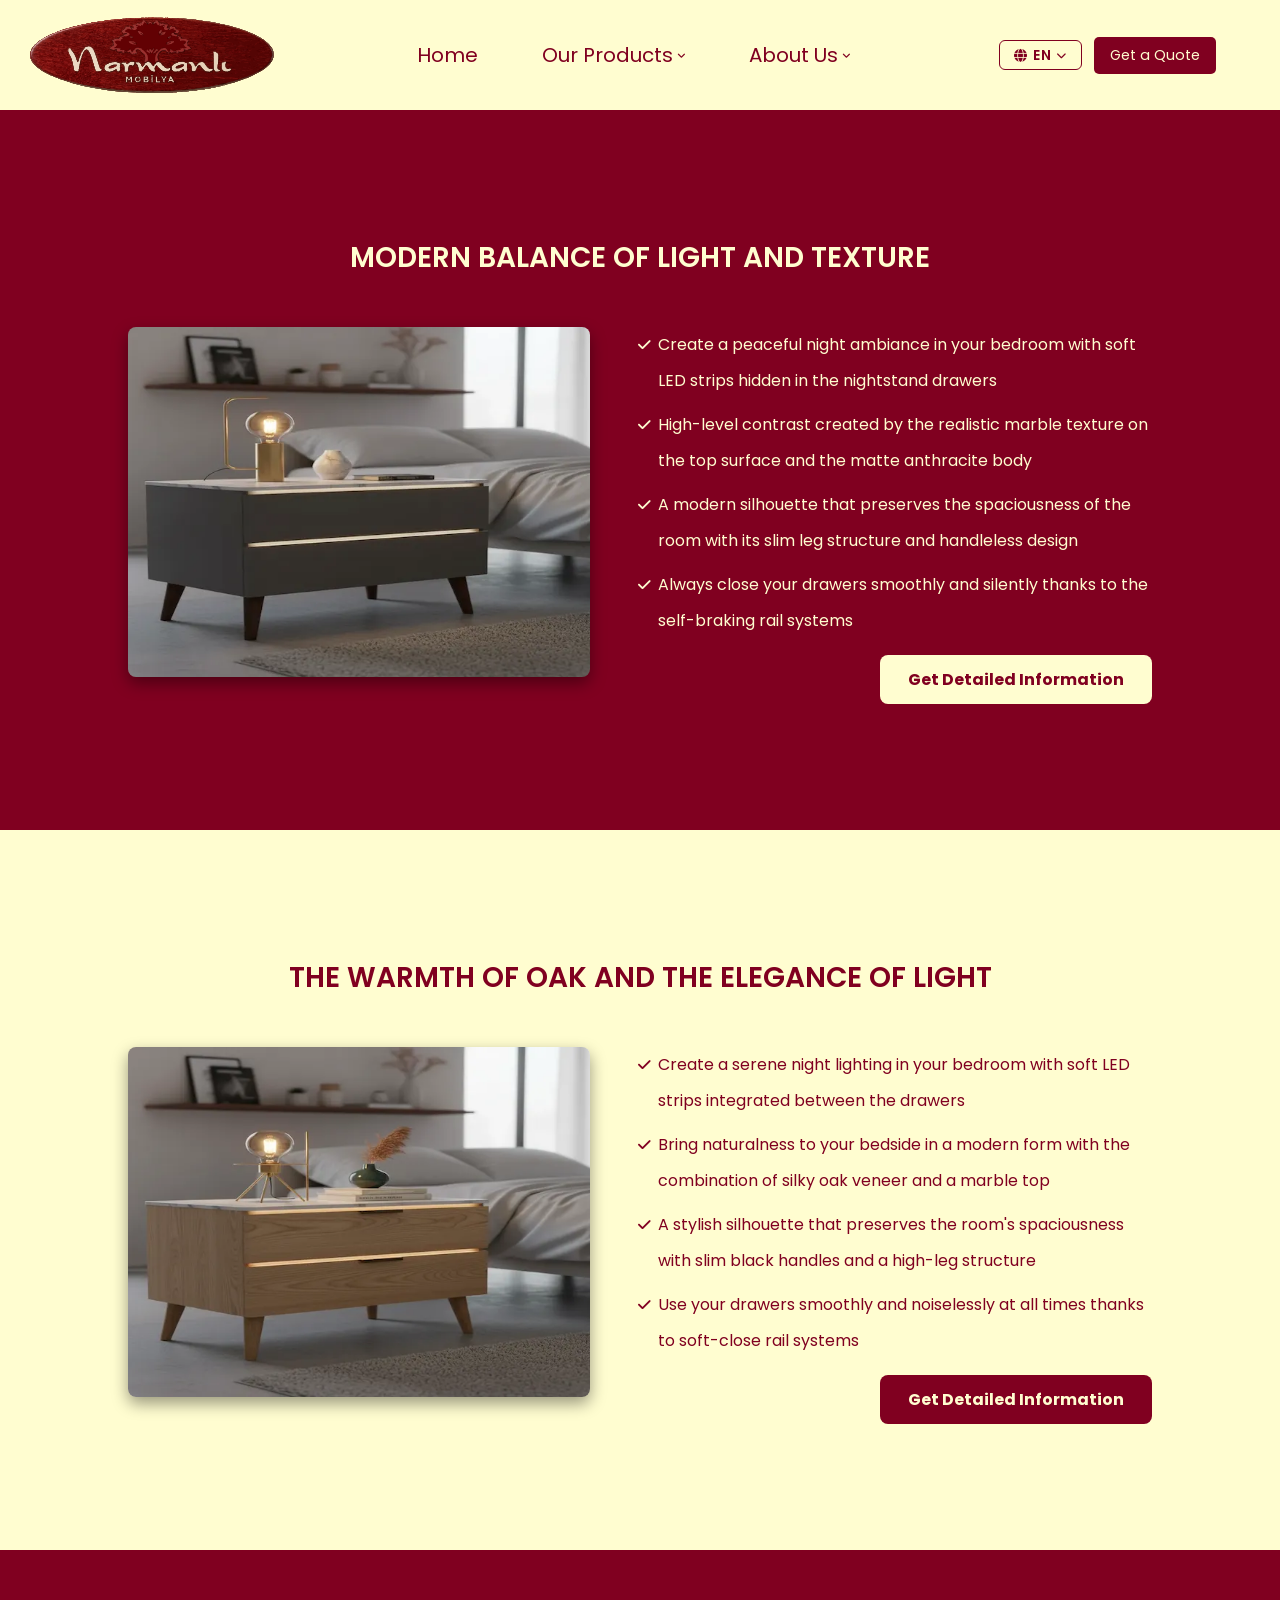
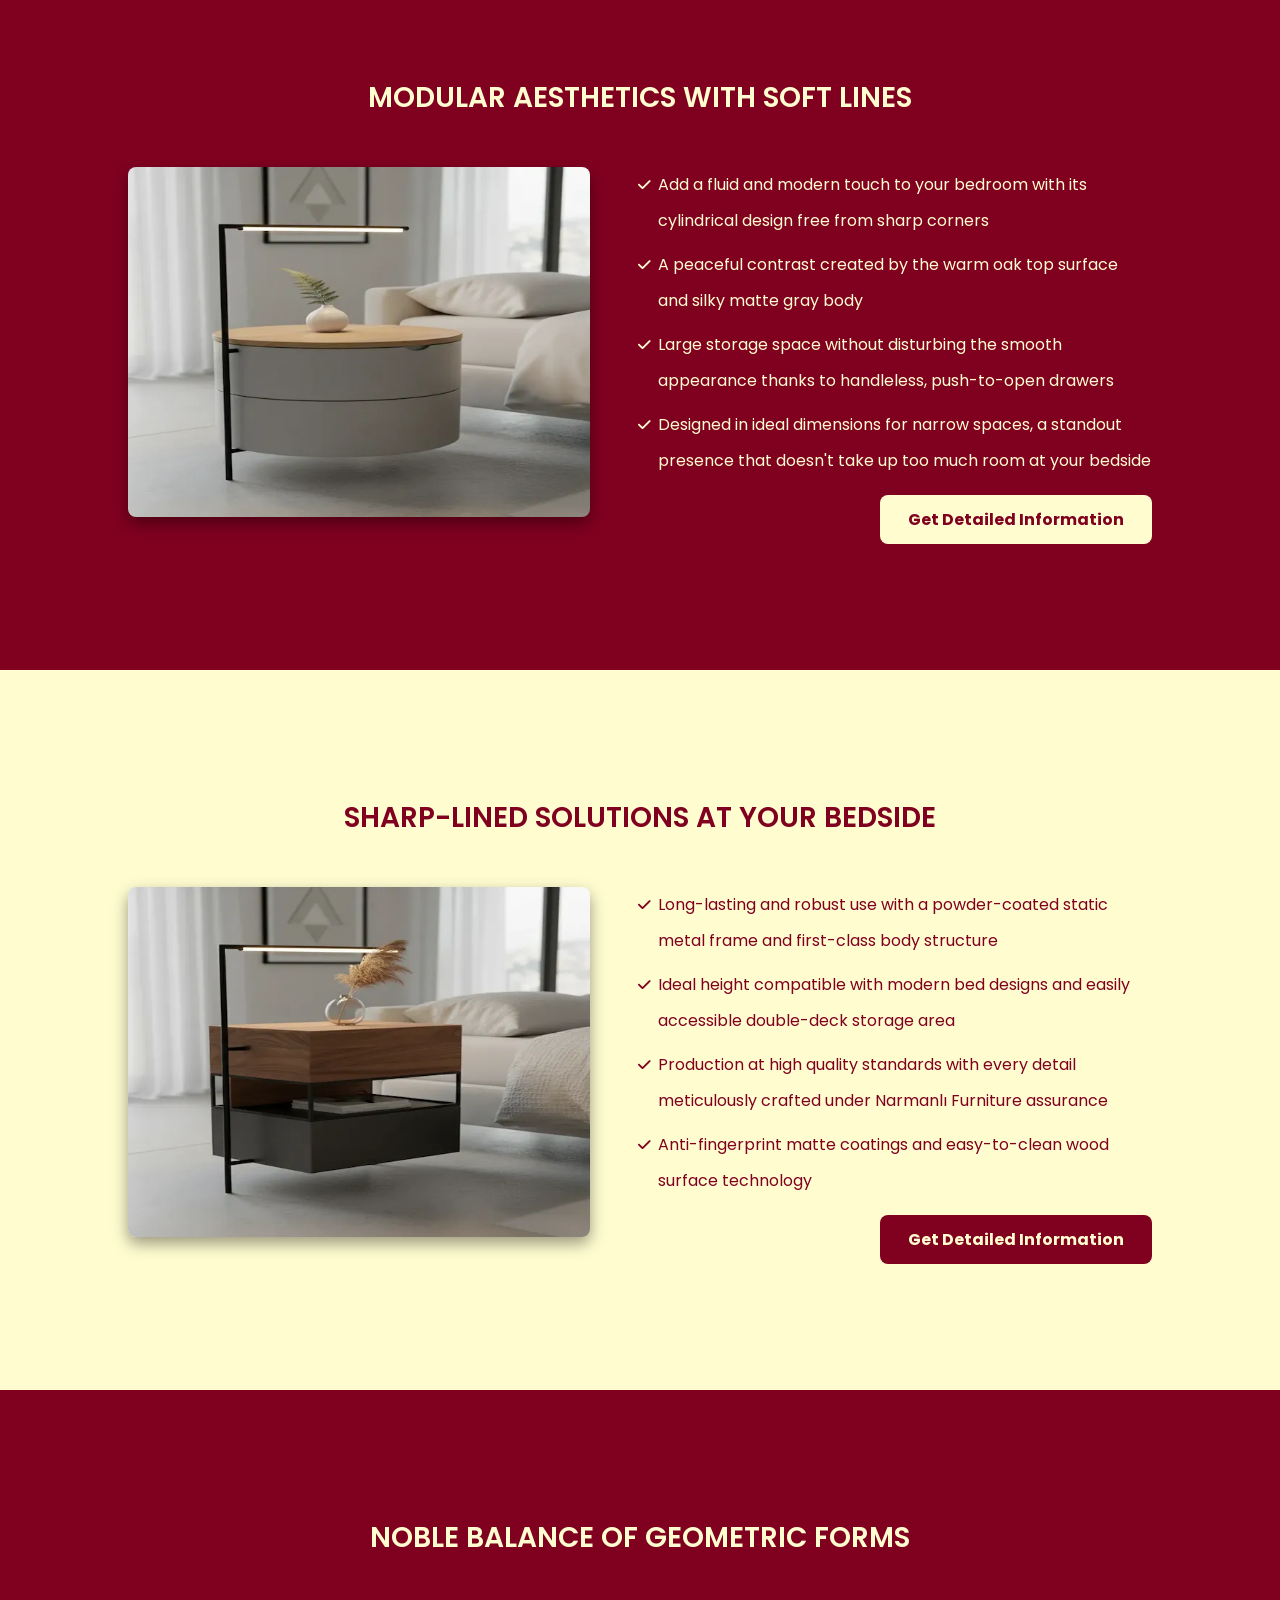
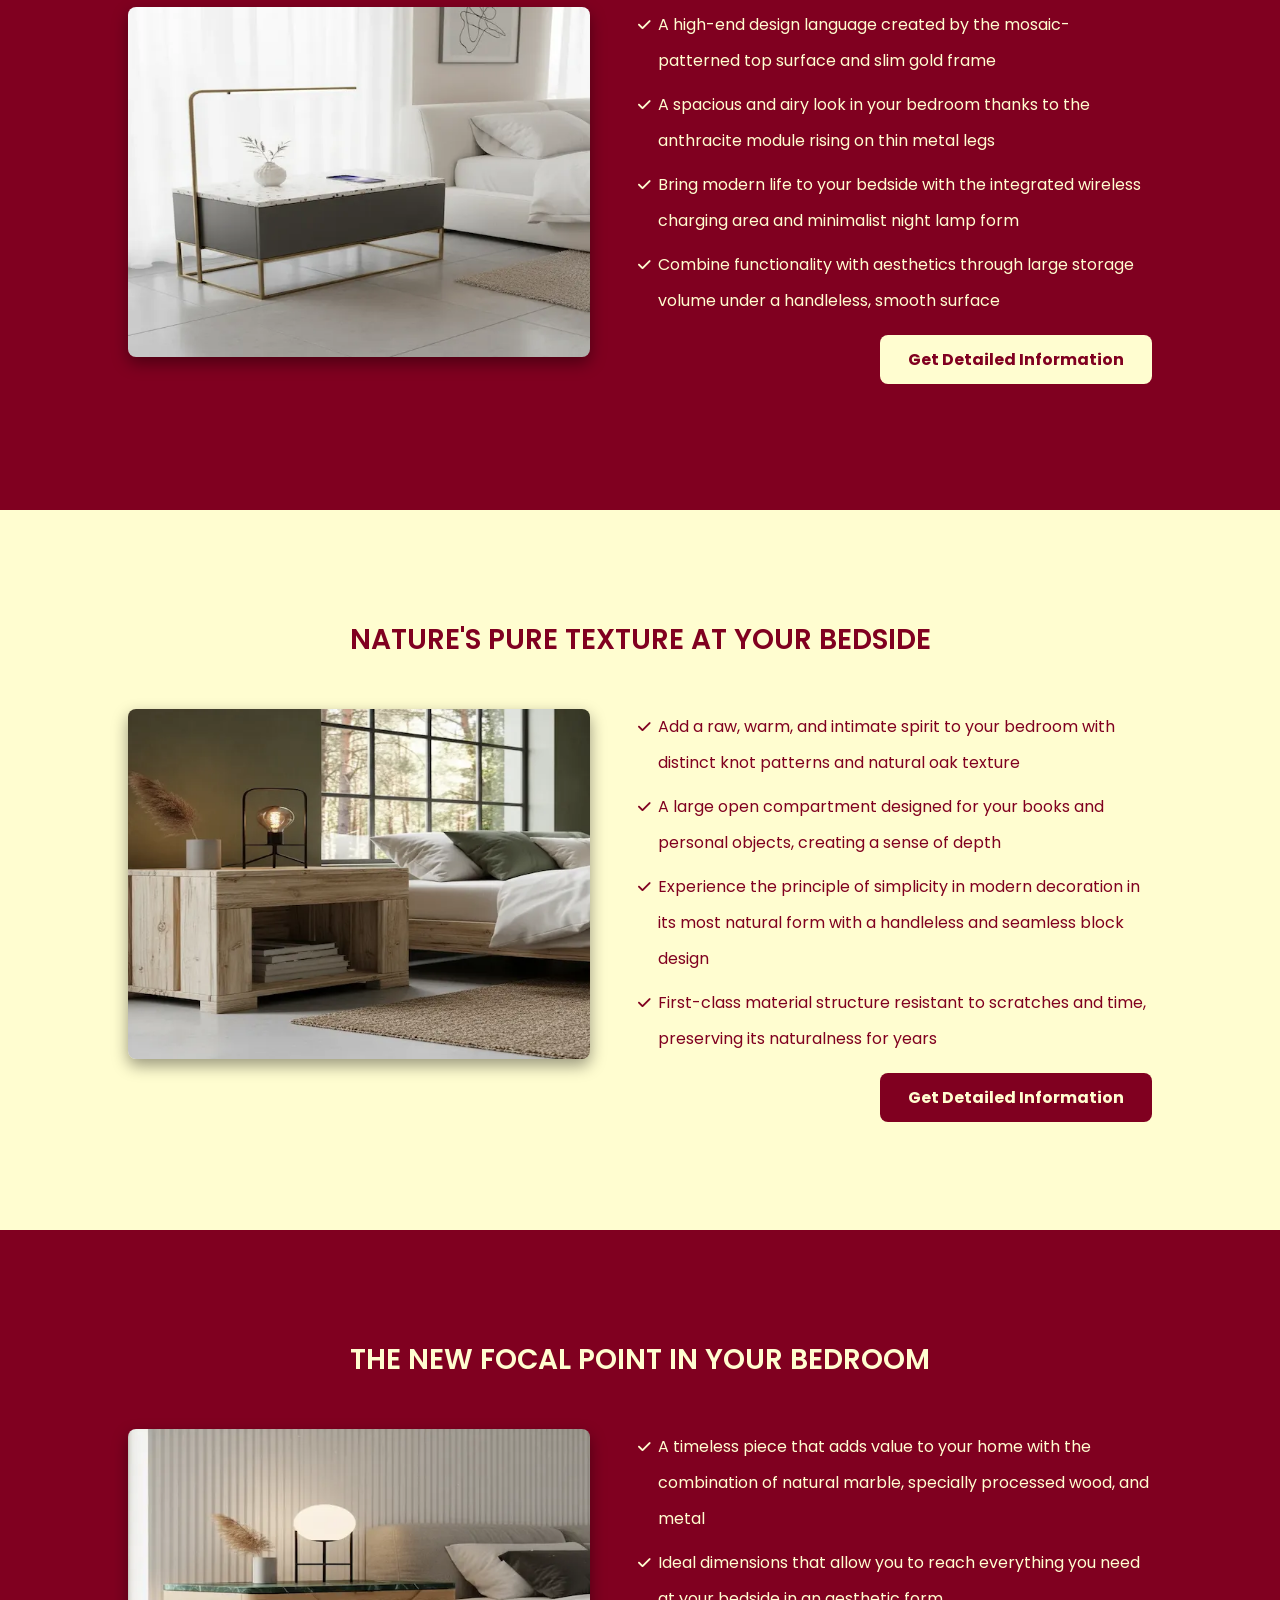
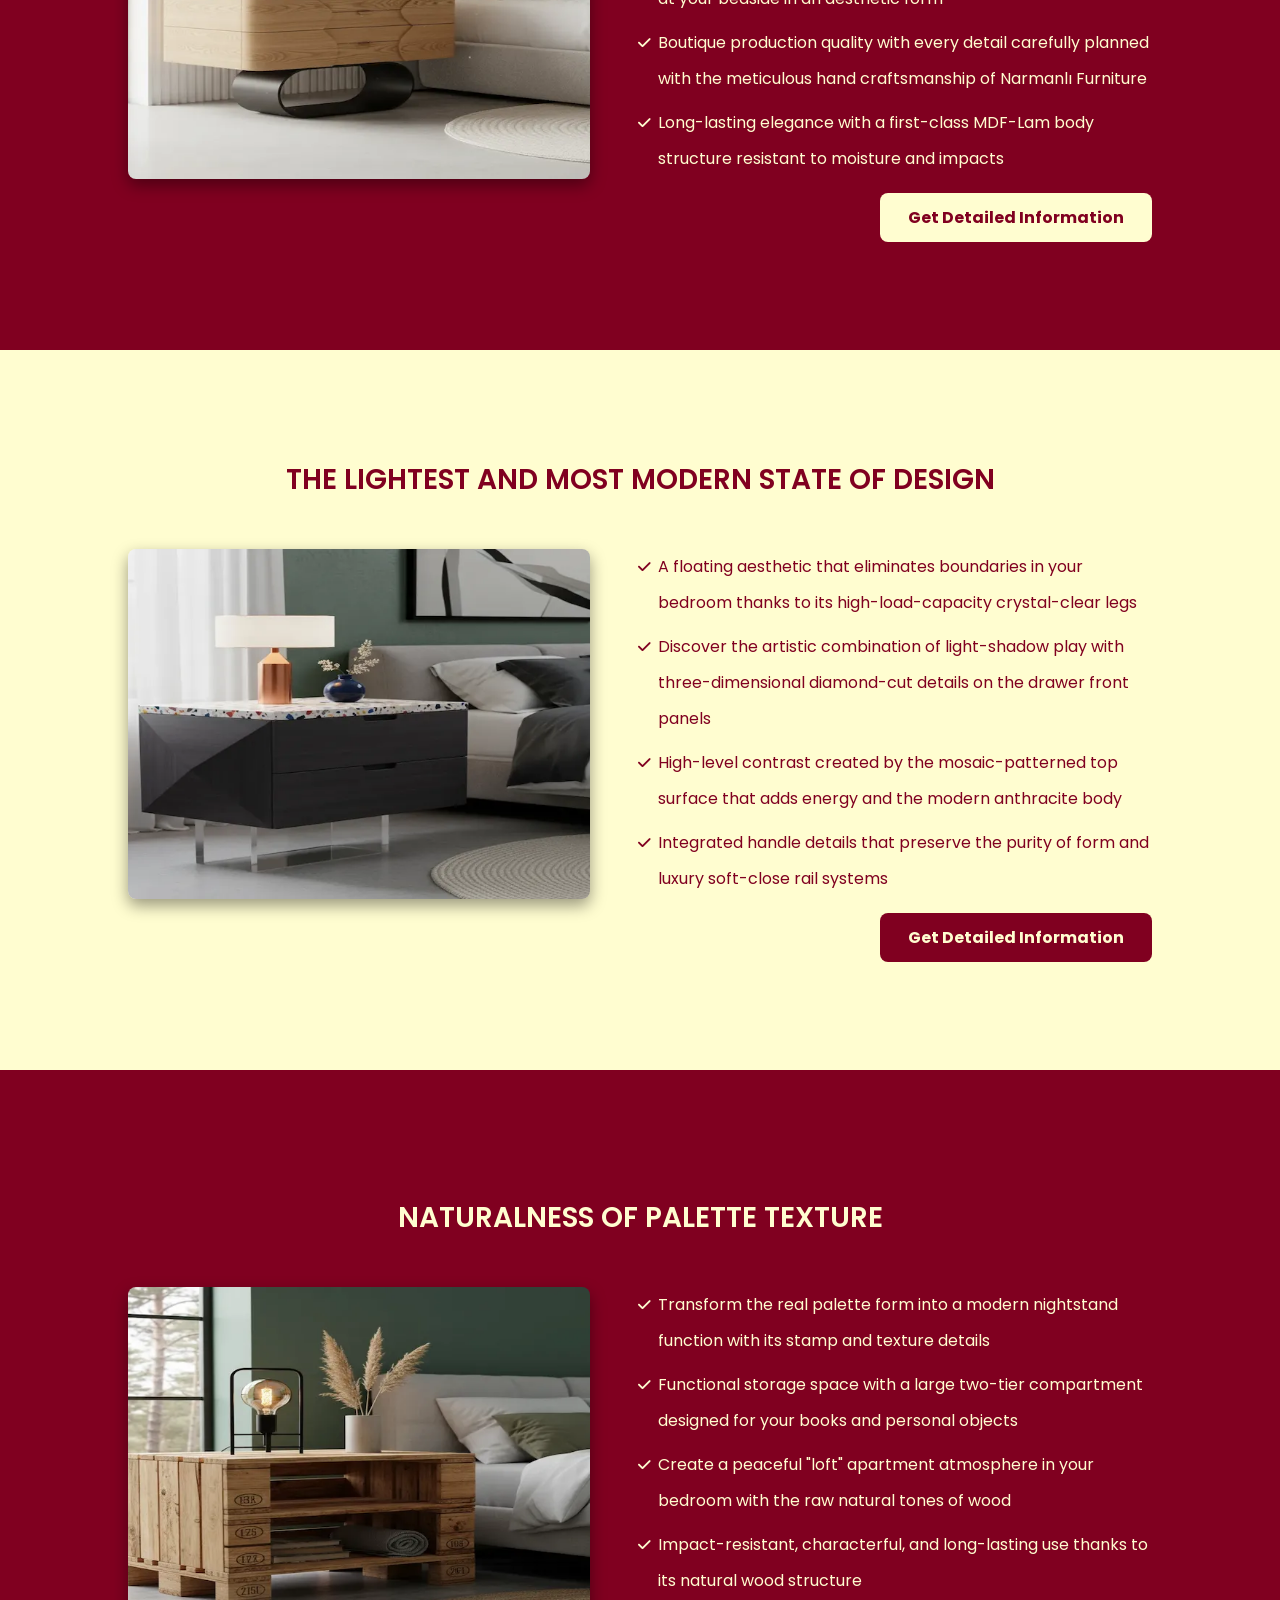
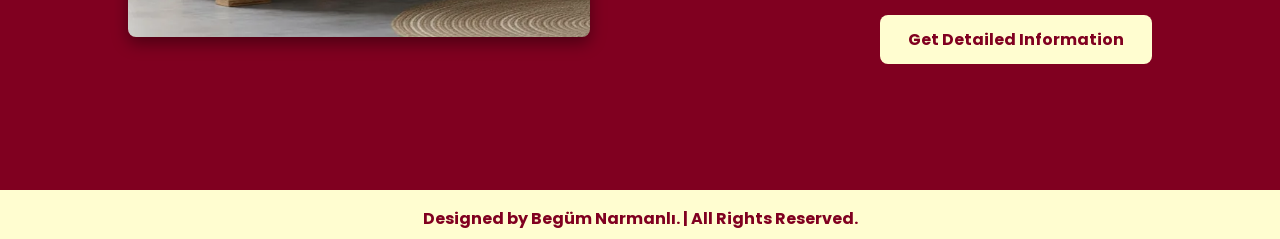
<file: products-komodin.html>
<!doctype html>
<html lang="tr">
  <head>
    <meta charset="UTF-8" />
    <meta http-equiv="X-UA-Compatible" content="IE=edge" />
    <meta name="viewport" content="width=device-width, initial-scale=1.0" />
    <meta name="description" content="Narmanlı Mobilya - Antalya'da yatak odanız için özel tasarım komodin ve şifonyer modelleri. Şık, modern ve kaliteli ahşap komodin imalatı atölyemizde.">
    <link rel="canonical" href="https://narmanlimobilya.com.tr/products-komodin.html" />
    <link rel="preconnect" href="https://fonts.googleapis.com" />
    <link rel="preconnect" href="https://fonts.gstatic.com" crossorigin />
    <link
      href="https://fonts.googleapis.com/css2?family=Poppins:wght@100;300;400;500;600&display=swap"
      rel="stylesheet"
    />
    <link
      rel="stylesheet"
      href="https://cdnjs.cloudflare.com/ajax/libs/font-awesome/6.1.1/css/all.min.css"
      integrity="sha512-KfkfwYDsLkIlwQp6LFnl8zNdLGxu9YAA1QvwINks4PhcElQSvqcyVLLD9aMhXd13uQjoXtEKNosOWaZqXgel0g=="
      crossorigin="anonymous"
      referrerpolicy="no-referrer"
    />
    <title data-i18n-title-tag="page-title-komodin">
      Komodin | Narmanlı Mobilya
    </title>
    <link rel="manifest" href="manifest.json" />
    <link rel="icon" type="image/png" href="resimler/icons/tools.svg" />
    <link rel="apple-touch-icon" href="resimler/icons/tools.svg" />
    <link rel="stylesheet" href="styles/style.css" />
    <link rel="stylesheet" href="styles/products.css" />
  </head>
  <body>
    <header class="header">
      <a href="#" class="logo">
        <img
          src="resimler/hakkimizda/narmanli-logo.svg"
          alt="Narmanlı Mobilya"
        />
      </a>

      <nav class="navbar">
        <a href="index.html" data-i18n="nav-home">Anasayfa</a>

        <div class="dropdown">
          <a href="#" class="dropbtn" data-i18n="nav-products">Ürünlerimiz</a>
          <ul class="dropdown-content">
            <li>
              <a href="products-mutfak.html" data-i18n="nav-mutfak">MUTFAK</a>
            </li>
            <li>
              <a href="products-banyo.html#banyo" data-i18n="nav-banyo"
                >BANYO</a
              >
            </li>
            <li>
              <a href="products-vestiyer.html#vestiyer" data-i18n="nav-vestiyer"
                >VESTİYER</a
              >
            </li>
            <li>
              <a href="products-komodin.html#komodin" data-i18n="nav-komodin"
                >KOMODİN</a
              >
            </li>
            <li>
              <a href="products-gardırop.html#gardirop" data-i18n="nav-gardırop"
                >GARDIROP</a
              >
            </li>
            <li>
              <a href="products-kitaplık.html#kitaplik" data-i18n="nav-kitaplik"
                >KİTAPLIK</a
              >
            </li>
            <li>
              <a href="products-sifonyer.html#sifonyer" data-i18n="nav-sifonyer"
                >ŞİFONYER</a
              >
            </li>
            <li>
              <a
                href="products-dusmeyatak.html#dusme-yatak"
                data-i18n="nav-dusme-yatak"
                >DÜŞME YATAK</a
              >
            </li>
          </ul>
        </div>

        <div class="dropdown">
          <a href="#" class="dropbtn" data-i18n="nav-about">Hakkımızda</a>
          <ul class="dropdown-content">
            <li>
              <a href="kurumsal-ilkeler.html" data-i18n="nav-kurumsal"
                >KURUMSAL İLKELERİMİZ</a
              >
            </li>
            <li><a href="vizyon.html" data-i18n="nav-vizyon">VİZYONUMUZ</a></li>
            <li><a href="misyon.html" data-i18n="nav-misyon">MİSYONUMUZ</a></li>
            <li>
              <a href="urun-konseptleri.html" data-i18n="nav-urun-konsept"
                >ÜRÜN KONSEPTLERİMİZ</a
              >
            </li>
            <li><a href="slogan.html" data-i18n="nav-slogan">SLOGANIMIZ</a></li>
          </ul>
        </div>

        <a
          href="https://wa.me/905057379043"
          target="_blank"
          rel="noopener"
          class="whatsapp-btn whatsapp-mobile"
          data-i18n="nav-whatsapp"
          >Teklif Alın</a
        >
      </nav>

      <div class="header-right">
        <div class="lang-switcher-wrapper">
          <div id="lang-switcher">
            <button
              id="lang-toggle-btn"
              onclick="toggleLangDropdown()"
              aria-label="Dil seç"
            >
              <i class="fas fa-globe"></i>
              <span id="current-lang-label">TR</span>
              <i class="fas fa-chevron-down"></i>
            </button>
            <div id="lang-dropdown" role="menu">
              <button
                class="lang-option active"
                data-lang="tr"
                onclick="setLang('tr')"
                role="menuitem"
              >
                TR
              </button>
              <button
                class="lang-option"
                data-lang="en"
                onclick="setLang('en')"
                role="menuitem"
              >
                EN
              </button>
              <button
                class="lang-option"
                data-lang="ru"
                onclick="setLang('ru')"
                role="menuitem"
              >
                RU
              </button>
            </div>
          </div>
        </div>
        <div id="menu-btn" class="fas fa-bars"></div>
        <a
          href="https://wa.me/905057379043"
          target="_blank"
          rel="noopener"
          class="whatsapp-btn whatsapp-desktop"
          data-i18n="nav-whatsapp"
          >Teklif Alın</a
        >
      </div>
    </header>

    <section class="products" id="komodin-1" data-scroll-color="dark">
      <div class="product-box-container">
        <div class="box-product-item">
          <h2 class="product-title" data-i18n="komodin-prod1-title">
            IŞIK VE DOKUNUN MODERN DENGESİ
          </h2>
          <div class="image">
            <img
              src="resimler/komodin/komodin-1.webp"
              width="590"
              height="350"
              loading="lazy"
              alt="Elegance Komodin"
            />
          </div>
          <div class="product-box-head"></div>
          <div class="product-box-bottom">
            <div class="info">
              <ul class="product-list">
                <li data-i18n="komodin-prod1-li1">
                  Komodin çekmecelerine gizlenmiş yumuşak LED bantlarla yatak
                  odanızda huzurlu bir gece ambiyansı yaratın
                </li>
                <li data-i18n="komodin-prod1-li2">
                  Üst yüzeydeki gerçekçi mermer dokusu ile mat antrasit gövdenin
                  yarattığı üst düzey kontrast
                </li>
                <li data-i18n="komodin-prod1-li3">
                  İnce ayak yapısı ve kulpsuz tasarımıyla mekanın ferahlığını
                  koruyan, modern bir silüet
                </li>
                <li data-i18n="komodin-prod1-li4">
                  Kendinden frenli ray sistemleri sayesinde çekmecelerinizi her
                  zaman pürüzsüz ve sessizce kapatın
                </li>
              </ul>
            </div>
            <a
              href="https://wa.me/905057379043"
              target="_blank"
              class="product-info-btn"
              data-i18n="product-detail-btn"
              >Detaylı Bilgi Alın</a
            >
          </div>
        </div>
      </div>
    </section>

    <section class="products" id="komodin-2" data-scroll-color="light">
      <div class="product-box-container">
        <div class="box-product-item">
          <h2 class="product-title" data-i18n="komodin-prod2-title">
            MEŞENİN SICAKLIĞI VE IŞIĞIN ZARAFETİ
          </h2>
          <div class="image">
            <img
              src="resimler/komodin/komodin-2.webp"
              width="590"
              height="350"
              loading="lazy"
              alt="Elegance Komodin"
            />
          </div>
          <div class="product-box-head"></div>
          <div class="product-box-bottom">
            <div class="info">
              <ul class="product-list">
                <li data-i18n="komodin-prod2-li1">
                  Çekmece aralarına entegre edilmiş yumuşak LED bantlarla yatak
                  odanızda dingin bir gece aydınlatması oluşturun
                </li>
                <li data-i18n="komodin-prod2-li2">
                  İpeksi meşe kaplama ve mermer üst tablanın birleşimiyle
                  doğallığı modern bir formda baş ucunuza taşıyın
                </li>
                <li data-i18n="komodin-prod2-li3">
                  Tasarımı bozmayan ince siyah kulplar ve yüksek ayak yapısıyla
                  mekanın ferahlığını koruyan şık bir silüet
                </li>
                <li data-i18n="komodin-prod2-li4">
                  Soft-close ray sistemleri sayesinde çekmecelerinizi her zaman
                  pürüzsüz ve gürültüsüzce kullanın
                </li>
              </ul>
            </div>
            <a
              href="https://wa.me/905057379043"
              target="_blank"
              class="product-info-btn"
              data-i18n="product-detail-btn"
              >Detaylı Bilgi Alın</a
            >
          </div>
        </div>
      </div>
    </section>

    <section class="products" id="komodin-3" data-scroll-color="dark">
      <div class="product-box-container">
        <div class="box-product-item">
          <h2 class="product-title" data-i18n="komodin-prod3-title">
            YUMUŞAK HATLARIYLA MODÜLER ESTETİK
          </h2>
          <div class="image">
            <img
              src="resimler/komodin/komodin-3.webp"
              width="590"
              height="350"
              loading="lazy"
              alt="Elegance Komodin"
            />
          </div>
          <div class="product-box-head"></div>
          <div class="product-box-bottom">
            <div class="info">
              <ul class="product-list">
                <li data-i18n="komodin-prod3-li1">
                  Keskin köşelerden arındırılmış silindirik tasarımıyla yatak
                  odanıza akışkan ve modern bir dokunuş katın
                </li>
                <li data-i18n="komodin-prod3-li2">
                  Sıcak meşe üst yüzey ile ipeksi mat gri gövdenin yarattığı
                  huzurlu kontrast
                </li>
                <li data-i18n="komodin-prod3-li3">
                  Kulpsuz, bas-aç mekanizmalı çekmecelerle pürüzsüz görünümü
                  bozmadan geniş saklama alanı
                </li>
                <li data-i18n="komodin-prod3-li4">
                  Dar alanlar için ideal ölçülerde tasarlanmış, başucunuzda yer
                  kaplamayan ama fark yaratan bir duruş
                </li>
              </ul>
            </div>
            <a
              href="https://wa.me/905057379043"
              target="_blank"
              class="product-info-btn"
              data-i18n="product-detail-btn"
              >Detaylı Bilgi Alın</a
            >
          </div>
        </div>
      </div>
    </section>

    <section class="products" id="komodin-4" data-scroll-color="light">
      <div class="product-box-container">
        <div class="box-product-item">
          <h2 class="product-title" data-i18n="komodin-prod4-title">
            BAŞUCUNUZDAKİ ÇİZGİSİ NET ÇÖZÜMLER
          </h2>
          <div class="image">
            <img
              src="resimler/komodin/komodin-4.webp"
              width="590"
              height="350"
              loading="lazy"
              alt="Elegance Komodin"
            />
          </div>
          <div class="product-box-head"></div>
          <div class="product-box-bottom">
            <div class="info">
              <ul class="product-list">
                <li data-i18n="komodin-prod4-li1">
                  Fırın boyalı statik metal iskelet ve birinci sınıf gövde
                  yapısıyla uzun ömürlü ve sağlam kullanım
                </li>
                <li data-i18n="komodin-prod4-li2">
                  Modern yatak tasarımlarıyla uyumlu ideal yükseklik ve kolay
                  erişilebilir çift katlı depolama alanı
                </li>
                <li data-i18n="komodin-prod4-li3">
                  Narmanlı Mobilya güvencesiyle, her detayı titizlikle işlenmiş
                  yüksek kalite standartlarında üretim
                </li>
                <li data-i18n="komodin-prod4-li4">
                  Parmak izi bırakmayan mat kaplamalar ve kolay silinebilen
                  ahşap yüzey teknolojisi
                </li>
              </ul>
            </div>
            <a
              href="https://wa.me/905057379043"
              target="_blank"
              class="product-info-btn"
              data-i18n="product-detail-btn"
              >Detaylı Bilgi Alın</a
            >
          </div>
        </div>
      </div>
    </section>

    <section class="products" id="komodin-5" data-scroll-color="dark">
      <div class="product-box-container">
        <div class="box-product-item">
          <h2 class="product-title" data-i18n="komodin-prod5-title">
            GEOMETRİK FORMLARIN ASİL DENGESİ
          </h2>
          <div class="image">
            <img
              src="resimler/komodin/komodin-5.webp"
              width="590"
              height="350"
              loading="lazy"
              alt="Elegance Komodin"
            />
          </div>
          <div class="product-box-head"></div>
          <div class="product-box-bottom">
            <div class="info">
              <ul class="product-list">
                <li data-i18n="komodin-prod5-li1">
                  Mozaik desenli üst tabla ile ince gold iskeletin yarattığı
                  yüksek segment tasarım dili
                </li>
                <li data-i18n="komodin-prod5-li2">
                  İnce metal ayaklar üzerinde yükselen antrasit modül sayesinde
                  yatak odanızda ferah ve havadar bir görünüm
                </li>
                <li data-i18n="komodin-prod5-li3">
                  Yüzeye entegre kablosuz şarj alanı ve minimalist gece lambası
                  formuyla modern yaşamı başucunuza taşıyın
                </li>
                <li data-i18n="komodin-prod5-li4">
                  Kulpsuz, pürüzsüz yüzey altındaki geniş depolama hacmiyle
                  fonksiyonelliği estetikle birleştirin
                </li>
              </ul>
            </div>
            <a
              href="https://wa.me/905057379043"
              target="_blank"
              class="product-info-btn"
              data-i18n="product-detail-btn"
              >Detaylı Bilgi Alın</a
            >
          </div>
        </div>
      </div>
    </section>

    <section class="products" id="komodin-6" data-scroll-color="light">
      <div class="product-box-container">
        <div class="box-product-item">
          <h2 class="product-title" data-i18n="komodin-prod6-title">
            DOĞANIN SAF DOKUSU BAŞUCUNUZDA
          </h2>
          <div class="image">
            <img
              src="resimler/komodin/komodin-6.webp"
              width="590"
              height="350"
              loading="lazy"
              alt="Elegance Komodin"
            />
          </div>
          <div class="product-box-head"></div>
          <div class="product-box-bottom">
            <div class="info">
              <ul class="product-list">
                <li data-i18n="komodin-prod6-li1">
                  Belirgin budak yolları ve doğal meşe dokusuyla yatak odanıza
                  ham, sıcak ve samimi bir ruh katın
                </li>
                <li data-i18n="komodin-prod6-li2">
                  Kitaplarınız ve kişisel objeleriniz için tasarlanmış, derinlik
                  hissi yaratan geniş açık bölme alanı
                </li>
                <li data-i18n="komodin-prod6-li3">
                  Kulpsuz ve parçasız blok tasarımıyla modern dekorasyonun
                  sadelik ilkesini en doğal haliyle yaşayın
                </li>
                <li data-i18n="komodin-prod6-li4">
                  Çizilmelere ve zamana karşı dirençli, doğallığını yıllar boyu
                  koruyan birinci sınıf malzeme yapısı
                </li>
              </ul>
            </div>
            <a
              href="https://wa.me/905057379043"
              target="_blank"
              class="product-info-btn"
              data-i18n="product-detail-btn"
              >Detaylı Bilgi Alın</a
            >
          </div>
        </div>
      </div>
    </section>

    <section class="products" id="komodin-7" data-scroll-color="dark">
      <div class="product-box-container">
        <div class="box-product-item">
          <h2 class="product-title" data-i18n="komodin-prod7-title">
            YATAK ODANIZDAKİ YENİ ODAK NOKTASI
          </h2>
          <div class="image">
            <img
              src="resimler/komodin/komodin-7.webp"
              width="590"
              height="350"
              loading="lazy"
              alt="Elegance Komodin"
            />
          </div>
          <div class="product-box-head"></div>
          <div class="product-box-bottom">
            <div class="info">
              <ul class="product-list">
                <li data-i18n="komodin-prod7-li1">
                  Doğal mermer, özel işlenmiş ahşap ve metalin birleşimiyle
                  evinize değer katan zamansız bir parça
                </li>
                <li data-i18n="komodin-prod7-li2">
                  Başucunuzda ihtiyaç duyduğunuz her şeye estetik bir formda
                  ulaşmanızı sağlayan ideal boyutlar
                </li>
                <li data-i18n="komodin-prod7-li3">
                  Narmanlı Mobilya'nın titiz el işçiliği ile her detayı özenle
                  kurgulanmış butik üretim kalitesi
                </li>
                <li data-i18n="komodin-prod7-li4">
                  Neme ve darbelere dayanıklı birinci sınıf MDF-Lam gövde
                  yapısıyla uzun ömürlü bir şıklık
                </li>
              </ul>
            </div>
            <a
              href="https://wa.me/905057379043"
              target="_blank"
              class="product-info-btn"
              data-i18n="product-detail-btn"
              >Detaylı Bilgi Alın</a
            >
          </div>
        </div>
      </div>
    </section>

    <section class="products" id="komodin-8" data-scroll-color="light">
      <div class="product-box-container">
        <div class="box-product-item">
          <h2 class="product-title" data-i18n="komodin-prod8-title">
            TASARIMIN EN HAFİF VE MODERN HALİ
          </h2>
          <div class="image">
            <img
              src="resimler/komodin/komodin-8.webp"
              width="590"
              height="350"
              loading="lazy"
              alt="Elegance Komodin"
            />
          </div>
          <div class="product-box-head"></div>
          <div class="product-box-bottom">
            <div class="info">
              <ul class="product-list">
                <li data-i18n="komodin-prod8-li1">
                  Yüksek taşıma kapasiteli kristal şeffaflığındaki ayakları
                  sayesinde yatak odanızda sınırları ortadan kaldıran, havada
                  asılı bir estetik
                </li>
                <li data-i18n="komodin-prod8-li2">
                  Çekmece ön panellerindeki üç boyutlu elmas kesim detaylarıyla
                  ışık-gölge oyunlarının sanatsal birleşimini keşfedin
                </li>
                <li data-i18n="komodin-prod8-li3">
                  Komodine enerji katan mozaik desenli üst yüzey ile modern
                  antrasit gövdenin yarattığı üst düzey kontrast
                </li>
                <li data-i18n="komodin-prod8-li4">
                  Formun saflığını bozmayan entegre kulp detayları ve yumuşak
                  kapanan (soft-close) lüks ray sistemleri
                </li>
              </ul>
            </div>
            <a
              href="https://wa.me/905057379043"
              target="_blank"
              class="product-info-btn"
              data-i18n="product-detail-btn"
              >Detaylı Bilgi Alın</a
            >
          </div>
        </div>
      </div>
    </section>

    <section class="products" id="komodin-9" data-scroll-color="dark">
      <div class="product-box-container">
        <div class="box-product-item">
          <h2 class="product-title" data-i18n="komodin-prod9-title">
            PALET DOKUSUNUN DOĞALLIĞI
          </h2>
          <div class="image">
            <img
              src="resimler/komodin/komodin-9.webp"
              width="590"
              height="350"
              loading="lazy"
              alt="Elegance Komodin"
            />
          </div>
          <div class="product-box-head"></div>
          <div class="product-box-bottom">
            <div class="info">
              <ul class="product-list">
                <li data-i18n="komodin-prod9-li1">
                  Üzerindeki damga ve doku detaylarıyla gerçek palet formunu
                  modern bir komodin işlevine dönüştürün
                </li>
                <li data-i18n="komodin-prod9-li2">
                  Kitaplarınız ve kişisel objeleriniz için tasarlanmış iki katlı
                  geniş bölme ile fonksiyonel depolama alanı
                </li>
                <li data-i18n="komodin-prod9-li3">
                  Ahşabın işlenmemiş doğal tonlarıyla yatak odanızda huzurlu bir
                  "loft" dairesi havası yaratın
                </li>
                <li data-i18n="komodin-prod9-li4">
                  Doğal ahşap yapısı sayesinde darbelere dayanıklı, karakter
                  sahibi ve uzun ömürlü kullanım
                </li>
              </ul>
            </div>
            <a
              href="https://wa.me/905057379043"
              target="_blank"
              class="product-info-btn"
              data-i18n="product-detail-btn"
              >Detaylı Bilgi Alın</a
            >
          </div>
        </div>
      </div>
    </section>

    <section class="product-footer">
      <div class="product-credit">
        <span data-i18n="product-footer"
          >Begüm Narmanlı tarafından tasarlanmıştır. | Tüm Hakları
          Saklıdır.</span
        >
      </div>
    </section>

    <button id="backToTop">
      <i class="fas fa-tools"></i>
    </button>

    <script src="js/script.js"></script>
    <script src="js/lang.js"></script>
  </body>
</html>
</file>
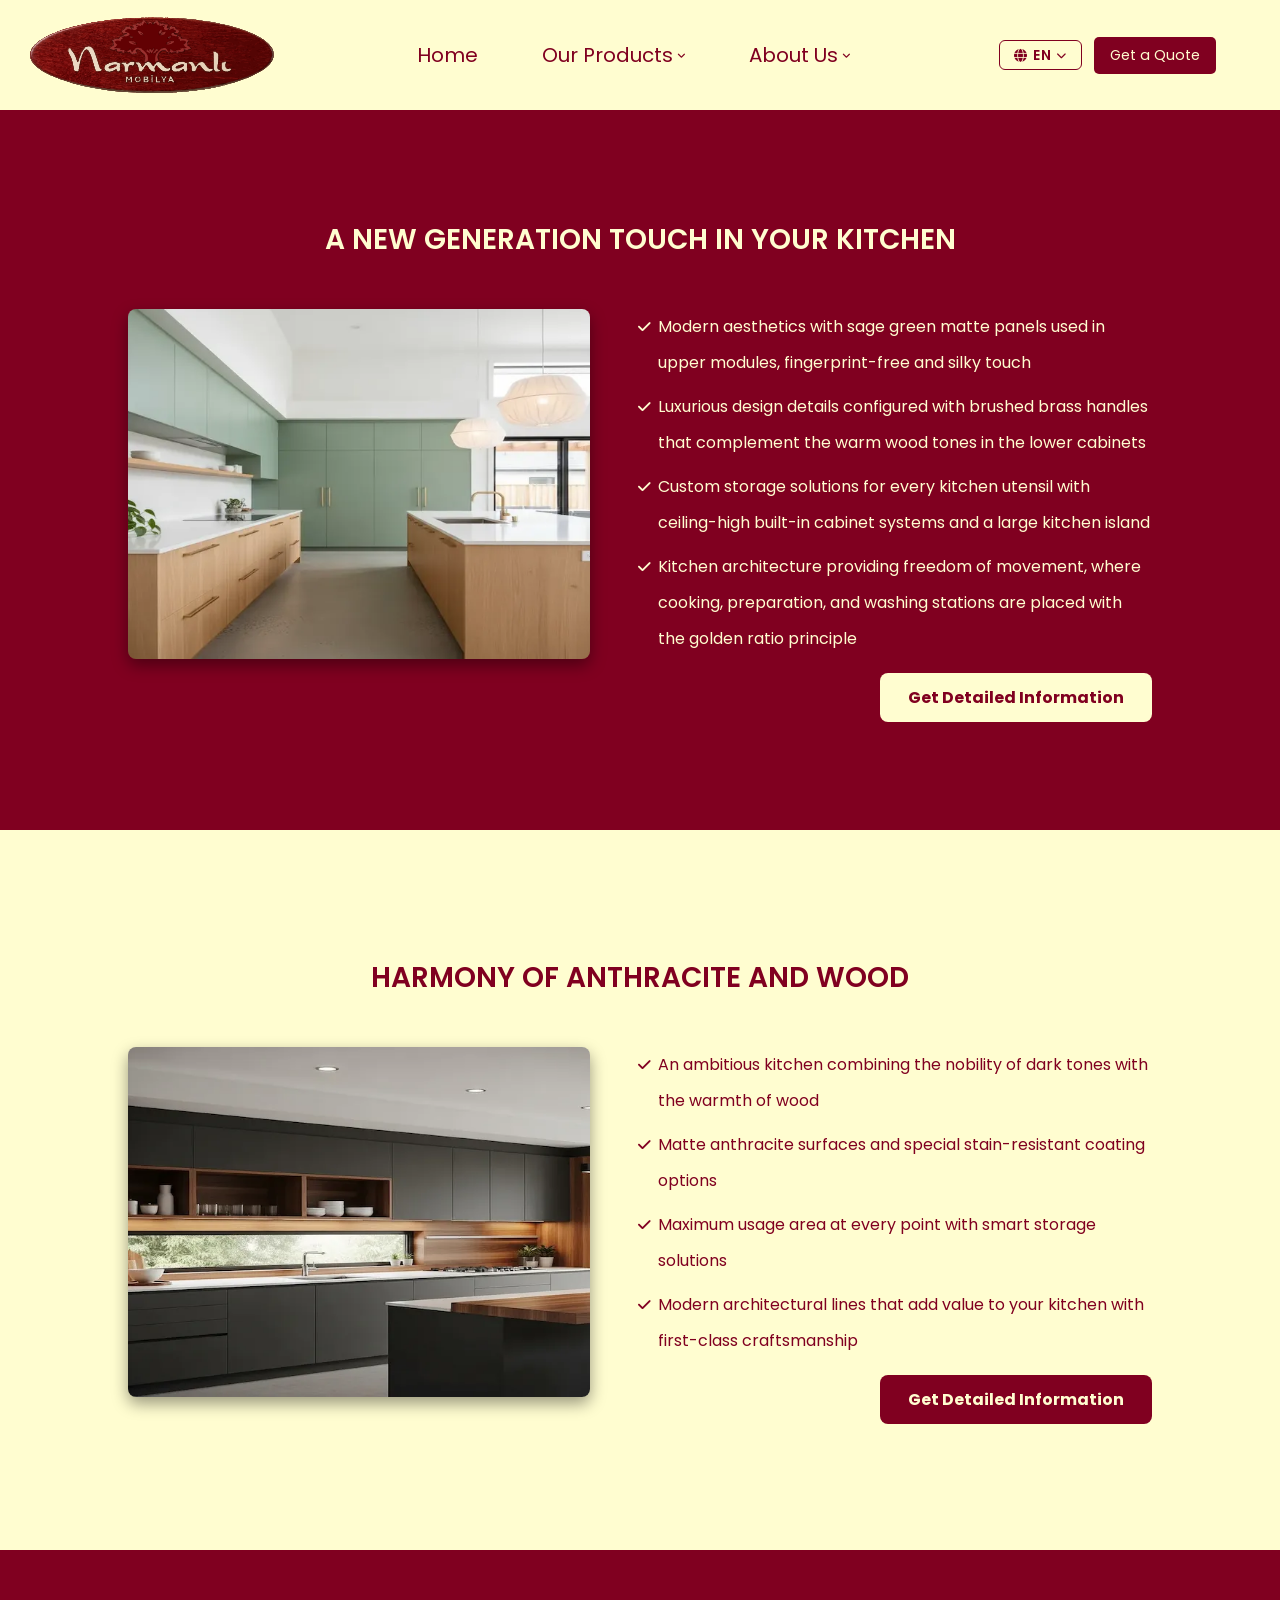
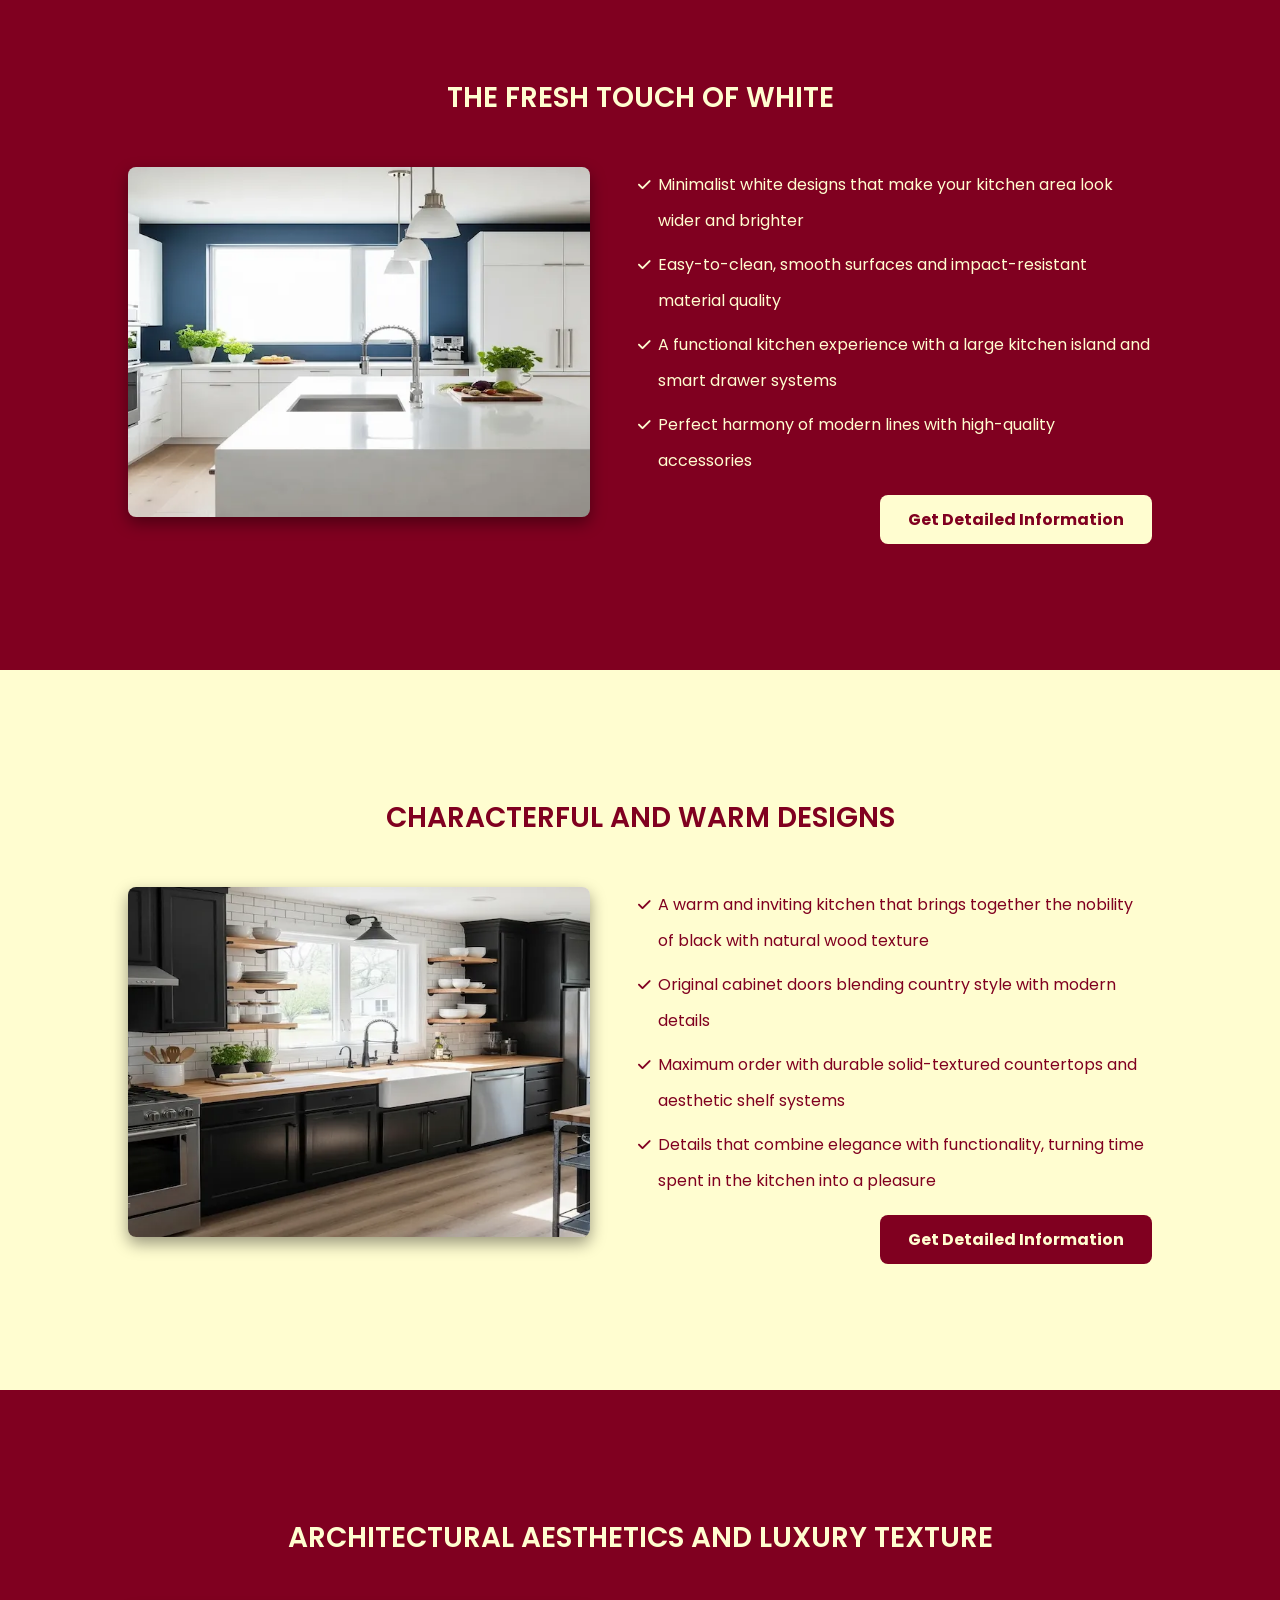
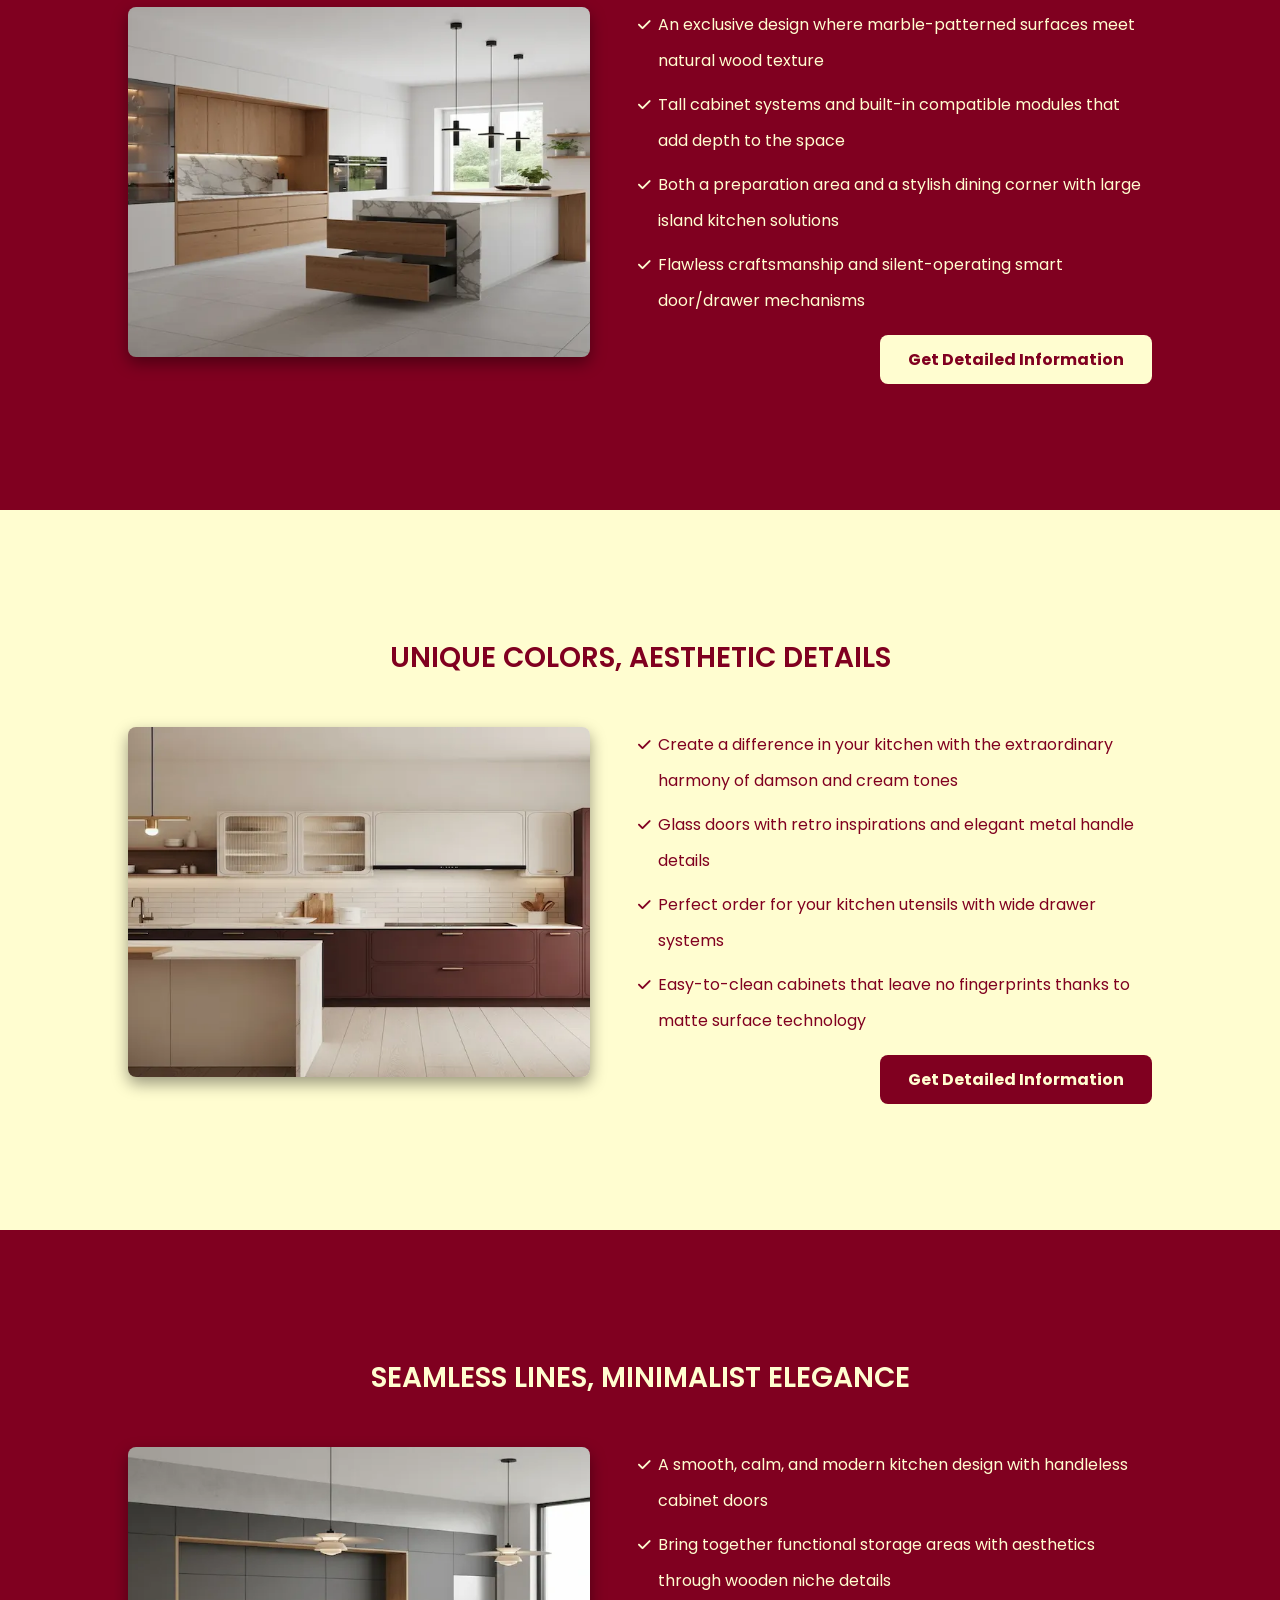
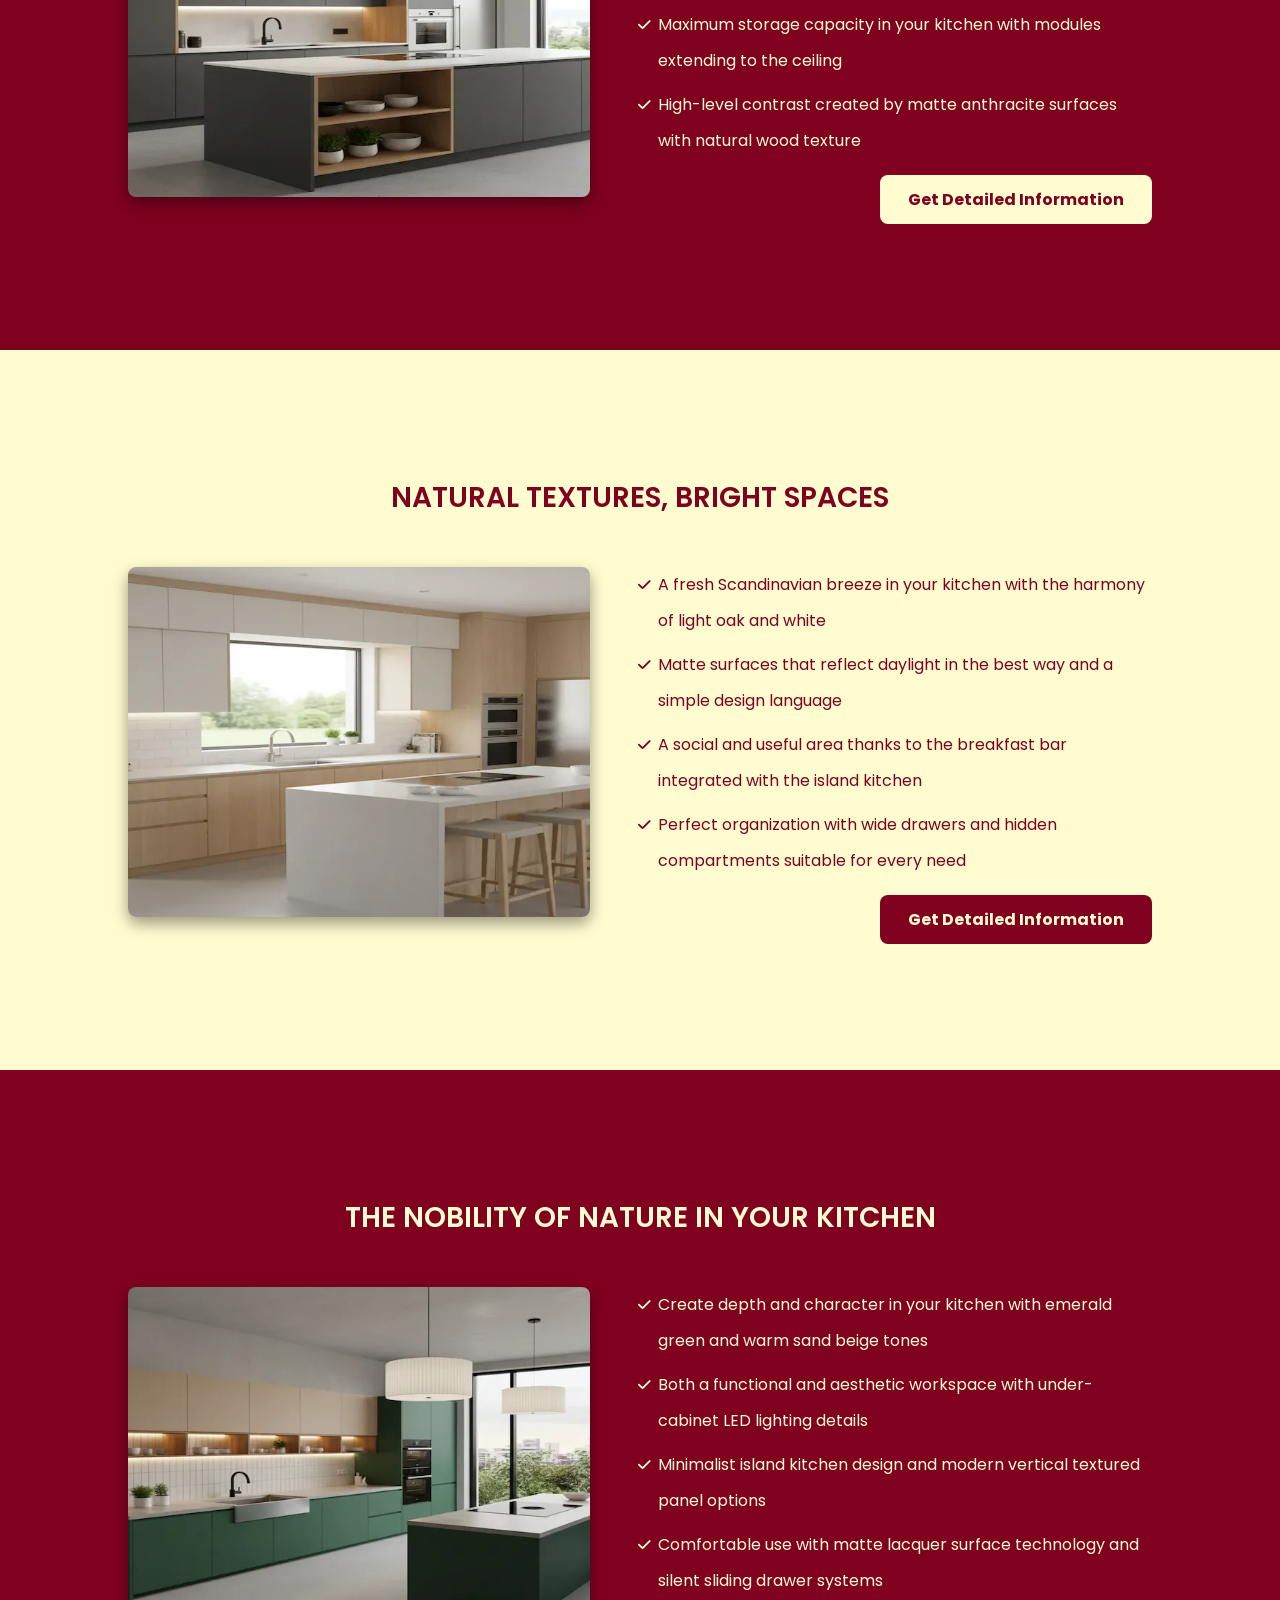
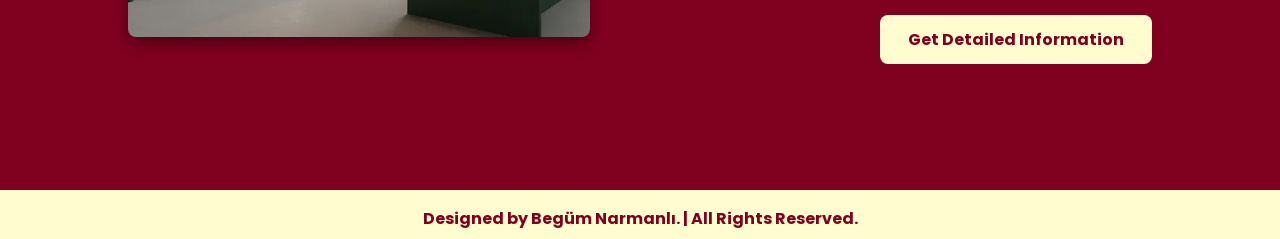
<file: products-mutfak.html>
<!doctype html>
<html lang="tr">
  <head>
    <meta charset="UTF-8" />
    <meta http-equiv="X-UA-Compatible" content="IE=edge" />
    <meta name="viewport" content="width=device-width, initial-scale=1.0" />
    <meta name="description" content="Narmanlı Mobilya - Antalya'da özel tasarım mutfak dolabı imalatı ve mutfak dekorasyonu. Atölyemizde her bütçeye uygun, modern ve fonksiyonel mutfak çözümleri.">
    <link rel="canonical" href="https://narmanlimobilya.com.tr/products-mutfak.html" />
    <link rel="preconnect" href="https://fonts.googleapis.com" />
    <link rel="preconnect" href="https://fonts.gstatic.com" crossorigin />
    <link
      href="https://fonts.googleapis.com/css2?family=Poppins:wght@100;300;400;500;600&display=swap"
      rel="stylesheet"
    />
    <link
      rel="stylesheet"
      href="https://cdnjs.cloudflare.com/ajax/libs/font-awesome/6.1.1/css/all.min.css"
      integrity="sha512-KfkfwYDsLkIlwQp6LFnl8zNdLGxu9YAA1QvwINks4PhcElQSvqcyVLLD9aMhXd13uQjoXtEKNosOWaZqXgel0g=="
      crossorigin="anonymous"
      referrerpolicy="no-referrer"
    />
    <title data-i18n-title-tag="page-title-mutfak">
      Mutfak | Narmanlı Mobilya
    </title>
    <link rel="manifest" href="manifest.json" />
    <link rel="icon" type="image/png" href="resimler/icons/tools.svg" />
    <link rel="apple-touch-icon" href="resimler/icons/tools.svg" />
    <link rel="stylesheet" href="styles/style.css" />
    <link rel="stylesheet" href="styles/products.css" />
  </head>
  <body>
    <header class="header">
      <a href="#" class="logo">
        <img
          src="resimler/hakkimizda/narmanli-logo.svg"
          alt="Narmanlı Mobilya"
        />
      </a>

      <nav class="navbar">
        <a href="index.html" data-i18n="nav-home">Anasayfa</a>

        <div class="dropdown">
          <a href="#" class="dropbtn" data-i18n="nav-products">Ürünlerimiz</a>
          <ul class="dropdown-content">
            <li>
              <a href="products-mutfak.html" data-i18n="nav-mutfak">MUTFAK</a>
            </li>
            <li>
              <a href="products-banyo.html#banyo" data-i18n="nav-banyo"
                >BANYO</a
              >
            </li>
            <li>
              <a href="products-vestiyer.html#vestiyer" data-i18n="nav-vestiyer"
                >VESTİYER</a
              >
            </li>
            <li>
              <a href="products-komodin.html#komodin" data-i18n="nav-komodin"
                >KOMODİN</a
              >
            </li>
            <li>
              <a href="products-gardırop.html#gardirop" data-i18n="nav-gardırop"
                >GARDIROP</a
              >
            </li>
            <li>
              <a href="products-kitaplık.html#kitaplik" data-i18n="nav-kitaplik"
                >KİTAPLIK</a
              >
            </li>
            <li>
              <a href="products-sifonyer.html#sifonyer" data-i18n="nav-sifonyer"
                >ŞİFONYER</a
              >
            </li>
            <li>
              <a
                href="products-dusmeyatak.html#dusme-yatak"
                data-i18n="nav-dusme-yatak"
                >DÜŞME YATAK</a
              >
            </li>
          </ul>
        </div>

        <div class="dropdown">
          <a href="#" class="dropbtn" data-i18n="nav-about">Hakkımızda</a>
          <ul class="dropdown-content">
            <li>
              <a href="kurumsal-ilkeler.html" data-i18n="nav-kurumsal"
                >KURUMSAL İLKELERİMİZ</a
              >
            </li>
            <li><a href="vizyon.html" data-i18n="nav-vizyon">VİZYONUMUZ</a></li>
            <li><a href="misyon.html" data-i18n="nav-misyon">MİSYONUMUZ</a></li>
            <li>
              <a href="urun-konseptleri.html" data-i18n="nav-urun-konsept"
                >ÜRÜN KONSEPTLERİMİZ</a
              >
            </li>
            <li><a href="slogan.html" data-i18n="nav-slogan">SLOGANIMIZ</a></li>
          </ul>
        </div>

        <a
          href="https://wa.me/905057379043"
          target="_blank"
          rel="noopener"
          class="whatsapp-btn whatsapp-mobile"
          data-i18n="nav-whatsapp"
          >Teklif Alın</a
        >
      </nav>

      <div class="header-right">
        <div class="lang-switcher-wrapper">
          <div id="lang-switcher">
            <button
              id="lang-toggle-btn"
              onclick="toggleLangDropdown()"
              aria-label="Dil seç"
            >
              <i class="fas fa-globe"></i>
              <span id="current-lang-label">TR</span>
              <i class="fas fa-chevron-down"></i>
            </button>
            <div id="lang-dropdown" role="menu">
              <button
                class="lang-option active"
                data-lang="tr"
                onclick="setLang('tr')"
                role="menuitem"
              >
                TR
              </button>
              <button
                class="lang-option"
                data-lang="en"
                onclick="setLang('en')"
                role="menuitem"
              >
                EN
              </button>
              <button
                class="lang-option"
                data-lang="ru"
                onclick="setLang('ru')"
                role="menuitem"
              >
                RU
              </button>
            </div>
          </div>
        </div>
        <div id="menu-btn" class="fas fa-bars"></div>
        <a
          href="https://wa.me/905057379043"
          target="_blank"
          rel="noopener"
          class="whatsapp-btn whatsapp-desktop"
          data-i18n="nav-whatsapp"
          >Teklif Alın</a
        >
      </div>
    </header>

    <section class="products" id="mutfak-dolaplari-1" data-scroll-color="dark">
      <div class="product-box-container">
        <div class="box-product-item">
          <h2 class="product-title" data-i18n="mutfak-prod1-title">
            MUTFAĞINIZDA YENİ NESİL DOKUNUŞ
          </h2>
          <div class="image">
            <img
              src="resimler/mutfak/mutfak-1.webp"
              width="590"
              height="350"
              loading="lazy"
              alt="Elegance Mutfak Dolabı"
            />
          </div>
          <div class="product-box-head"></div>
          <div class="product-box-bottom">
            <div class="info">
              <ul class="product-list">
                <li data-i18n="mutfak-prod1-li1">
                  Üst modüllerde kullanılan adaçayı yeşili mat panellerle,
                  parmak izi bırakmayan ve ipeksi bir dokunuş sunan modern
                  estetik
                </li>
                <li data-i18n="mutfak-prod1-li2">
                  Alt dolaplardaki sıcak ahşap tonlarını tamamlayan, fırçalanmış
                  pirinç kulplarla kurgulanmış lüks tasarım detayları
                </li>
                <li data-i18n="mutfak-prod1-li3">
                  Tavana kadar uzanan gömme dolap sistemleri ve geniş mutfak
                  adası ile sağlanan, her mutfak gerecine özel saklama çözümü
                </li>
                <li data-i18n="mutfak-prod1-li4">
                  Pişirme, hazırlık ve yıkama istasyonlarının altın oran
                  prensibiyle yerleştirildiği, hareket özgürlüğü sağlayan mutfak
                  mimarisi
                </li>
              </ul>
            </div>
            <a
              href="https://wa.me/905057379043"
              target="_blank"
              class="product-info-btn"
              data-i18n="product-detail-btn"
              >Detaylı Bilgi Alın</a
            >
          </div>
        </div>
      </div>
    </section>
    <div class="section-divider"></div>
    <section class="products" id="mutfak-dolaplari-2" data-scroll-color="light">
      <div class="product-box-container">
        <div class="box-product-item">
          <h2 class="product-title" data-i18n="mutfak-prod2-title">
            ANTRASİT VE AHŞAP UYUMU
          </h2>
          <div class="image">
            <img
              src="resimler/mutfak/mutfak-2.webp"
              width="590"
              height="350"
              loading="lazy"
              alt="Elegance Mutfak Dolabı"
            />
          </div>
          <div class="product-box-head"></div>
          <div class="product-box-bottom">
            <div class="info">
              <ul class="product-list">
                <li data-i18n="mutfak-prod2-li1">
                  Koyu tonların asaletini ahşabın sıcaklığıyla birleştiren
                  iddialı bir mutfak
                </li>
                <li data-i18n="mutfak-prod2-li2">
                  Mat antrasit yüzeyler ve leke tutmayan özel kaplama
                  seçenekleri
                </li>
                <li data-i18n="mutfak-prod2-li3">
                  Akıllı depolama çözümleriyle her noktada maksimum kullanım
                  alanı
                </li>
                <li data-i18n="mutfak-prod2-li4">
                  Birinci sınıf işçilikle mutfağınıza değer katan modern mimari
                  çizgiler
                </li>
              </ul>
            </div>
            <a
              href="https://wa.me/905057379043"
              target="_blank"
              class="product-info-btn"
              data-i18n="product-detail-btn"
              >Detaylı Bilgi Alın</a
            >
          </div>
        </div>
      </div>
    </section>

    <div class="section-divider"></div>
    <section class="products" id="mutfak-dolaplari-3" data-scroll-color="dark">
      <div class="product-box-container">
        <div class="box-product-item">
          <h2 class="product-title" data-i18n="mutfak-prod3-title">
            BEYAZIN FERAH DOKUNUŞU
          </h2>
          <div class="image">
            <img
              src="resimler/mutfak/mutfak-3.webp"
              width="590"
              height="350"
              loading="lazy"
              alt="Elegance Mutfak Dolabı"
            />
          </div>
          <div class="product-box-head"></div>
          <div class="product-box-bottom">
            <div class="info">
              <ul class="product-list">
                <li data-i18n="mutfak-prod3-li1">
                  Mutfak alanınızı daha geniş ve aydınlık gösteren minimalist
                  beyaz tasarımlar
                </li>
                <li data-i18n="mutfak-prod3-li2">
                  Kolay temizlenebilir, pürüzsüz yüzeyler ve darbelere dayanıklı
                  malzeme kalitesi
                </li>
                <li data-i18n="mutfak-prod3-li3">
                  Geniş mutfak adası ve akıllı çekmece sistemleriyle fonksiyonel
                  bir mutfak deneyimi
                </li>
                <li data-i18n="mutfak-prod3-li4">
                  Modern çizgilerin yüksek kaliteli aksesuarlarla mükemmel uyumu
                </li>
              </ul>
            </div>
            <a
              href="https://wa.me/905057379043"
              target="_blank"
              class="product-info-btn"
              data-i18n="product-detail-btn"
              >Detaylı Bilgi Alın</a
            >
          </div>
        </div>
      </div>
    </section>

    <div class="section-divider"></div>
    <section class="products" id="mutfak-dolaplari-4" data-scroll-color="light">
      <div class="product-box-container">
        <div class="box-product-item">
          <h2 class="product-title" data-i18n="mutfak-prod4-title">
            KARAKTERLİ VE SICAK TASARIMLAR
          </h2>
          <div class="image">
            <img
              src="resimler/mutfak/mutfak-4.webp"
              width="590"
              height="350"
              loading="lazy"
              alt="Elegance Mutfak Dolabı"
            />
          </div>
          <div class="product-box-head"></div>
          <div class="product-box-bottom">
            <div class="info">
              <ul class="product-list">
                <li data-i18n="mutfak-prod4-li1">
                  Siyahın asaletini doğal ahşap dokusuyla buluşturan, sıcak ve
                  davetkar bir mutfak
                </li>
                <li data-i18n="mutfak-prod4-li2">
                  Country tarzını modern detaylarla harmanlayan özgün dolap
                  kapakları
                </li>
                <li data-i18n="mutfak-prod4-li3">
                  Dayanıklı masif dokulu tezgahlar ve estetik raf sistemleri ile
                  maksimum düzen
                </li>
                <li data-i18n="mutfak-prod4-li4">
                  Şıklığı fonksiyonellikle birleştiren, mutfakta zaman geçirmeyi
                  keyfe dönüştüren detaylar
                </li>
              </ul>
            </div>
            <a
              href="https://wa.me/905057379043"
              target="_blank"
              class="product-info-btn"
              data-i18n="product-detail-btn"
              >Detaylı Bilgi Alın</a
            >
          </div>
        </div>
      </div>
    </section>

    <div class="section-divider"></div>
    <section class="products" id="mutfak-dolaplari-5" data-scroll-color="dark">
      <div class="product-box-container">
        <div class="box-product-item">
          <h2 class="product-title" data-i18n="mutfak-prod5-title">
            MİMARİ ESTETİK VE LÜKS DOKU
          </h2>
          <div class="image">
            <img
              src="resimler/mutfak/mutfak-5.webp"
              width="590"
              height="350"
              loading="lazy"
              alt="Elegance Mutfak Dolabı"
            />
          </div>
          <div class="product-box-head"></div>
          <div class="product-box-bottom">
            <div class="info">
              <ul class="product-list">
                <li data-i18n="mutfak-prod5-li1">
                  Mermer desenli yüzeylerin doğal ahşap dokusuyla buluştuğu
                  seçkin bir tasarım
                </li>
                <li data-i18n="mutfak-prod5-li2">
                  Mekana derinlik katan boy dolap sistemleri ve ankastre uyumlu
                  modüller
                </li>
                <li data-i18n="mutfak-prod5-li3">
                  Geniş ada mutfak çözümleriyle hem hazırlık alanı hem de şık
                  bir yemek köşesi
                </li>
                <li data-i18n="mutfak-prod5-li4">
                  Kusursuz işçilik ve sessiz çalışan akıllı kapak/çekmece
                  mekanizmaları
                </li>
              </ul>
            </div>
            <a
              href="https://wa.me/905057379043"
              target="_blank"
              class="product-info-btn"
              data-i18n="product-detail-btn"
              >Detaylı Bilgi Alın</a
            >
          </div>
        </div>
      </div>
    </section>

    <div class="section-divider"></div>
    <section class="products" id="mutfak-dolaplari-6" data-scroll-color="light">
      <div class="product-box-container">
        <div class="box-product-item">
          <h2 class="product-title" data-i18n="mutfak-prod6-title">
            ÖZGÜN RENKLER, ESTETİK DETAYLAR
          </h2>
          <div class="image">
            <img
              src="resimler/mutfak/mutfak-6.webp"
              width="590"
              height="350"
              loading="lazy"
              alt="Elegance Mutfak Dolabı"
            />
          </div>
          <div class="product-box-head"></div>
          <div class="product-box-bottom">
            <div class="info">
              <ul class="product-list">
                <li data-i18n="mutfak-prod6-li1">
                  Mürdüm ve krem tonlarının sıra dışı uyumuyla mutfağınızda fark
                  yaratın
                </li>
                <li data-i18n="mutfak-prod6-li2">
                  Retro esintiler taşıyan camlı kapaklar ve zarif metal kulp
                  detayları
                </li>
                <li data-i18n="mutfak-prod6-li3">
                  Geniş çekmece sistemleri ile mutfak araç gereçleriniz için
                  kusursuz düzen
                </li>
                <li data-i18n="mutfak-prod6-li4">
                  Mat yüzey teknolojisi sayesinde parmak izi bırakmayan, kolay
                  temizlenen dolaplar
                </li>
              </ul>
            </div>
            <a
              href="https://wa.me/905057379043"
              target="_blank"
              class="product-info-btn"
              data-i18n="product-detail-btn"
              >Detaylı Bilgi Alın</a
            >
          </div>
        </div>
      </div>
    </section>

    <div class="section-divider"></div>
    <section class="products" id="mutfak-dolaplari-7" data-scroll-color="dark">
      <div class="product-box-container">
        <div class="box-product-item">
          <h2 class="product-title" data-i18n="mutfak-prod7-title">
            KESİNTİSİZ ÇİZGİLER, MİNAMALİST ŞIKLIK
          </h2>
          <div class="image">
            <img
              src="resimler/mutfak/mutfak-7.webp"
              width="590"
              height="350"
              loading="lazy"
              alt="Elegance Mutfak Dolabı"
            />
          </div>
          <div class="product-box-head"></div>
          <div class="product-box-bottom">
            <div class="info">
              <ul class="product-list">
                <li data-i18n="mutfak-prod7-li1">
                  Kulpsuz dolap kapakları ile pürüzsüz, sakin ve modern bir
                  mutfak tasarımı
                </li>
                <li data-i18n="mutfak-prod7-li2">
                  Ahşap niş detaylarıyla fonksiyonel depolama alanlarını
                  estetikle buluşturun
                </li>
                <li data-i18n="mutfak-prod7-li3">
                  Tavana kadar uzanan modüllerle mutfağınızda maksimum saklama
                  kapasitesi
                </li>
                <li data-i18n="mutfak-prod7-li4">
                  Mat antrasit yüzeylerin doğal ahşap dokusuyla yarattığı üst
                  düzey kontrast
                </li>
              </ul>
            </div>
            <a
              href="https://wa.me/905057379043"
              target="_blank"
              class="product-info-btn"
              data-i18n="product-detail-btn"
              >Detaylı Bilgi Alın</a
            >
          </div>
        </div>
      </div>
    </section>

    <div class="section-divider"></div>
    <section class="products" id="mutfak-dolaplari-8" data-scroll-color="light">
      <div class="product-box-container">
        <div class="box-product-item">
          <h2 class="product-title" data-i18n="mutfak-prod8-title">
            DOĞAL DOKULAR, AYDINLIK MEKANLAR
          </h2>
          <div class="image">
            <img
              src="resimler/mutfak/mutfak-8.webp"
              width="590"
              height="350"
              loading="lazy"
              alt="Elegance Mutfak Dolabı"
            />
          </div>
          <div class="product-box-head"></div>
          <div class="product-box-bottom">
            <div class="info">
              <ul class="product-list">
                <li data-i18n="mutfak-prod8-li1">
                  Açık meşe ve beyazın uyumuyla mutfağınızda ferah bir
                  İskandinav esintisi
                </li>
                <li data-i18n="mutfak-prod8-li2">
                  Gün ışığını en iyi şekilde yansıtan mat yüzeyler ve yalın
                  tasarım dili
                </li>
                <li data-i18n="mutfak-prod8-li3">
                  Ada mutfak ile entegre kahvaltı barı sayesinde sosyal ve
                  kullanışlı bir alan
                </li>
                <li data-i18n="mutfak-prod8-li4">
                  Her ihtiyaca uygun geniş çekmeceler ve gizli bölmelerle
                  kusursuz organizasyon
                </li>
              </ul>
            </div>
            <a
              href="https://wa.me/905057379043"
              target="_blank"
              class="product-info-btn"
              data-i18n="product-detail-btn"
              >Detaylı Bilgi Alın</a
            >
          </div>
        </div>
      </div>
    </section>

    <div class="section-divider"></div>
    <section class="products" id="mutfak-dolaplari-9" data-scroll-color="dark">
      <div class="product-box-container">
        <div class="box-product-item">
          <h2 class="product-title" data-i18n="mutfak-prod9-title">
            DOĞANIN ASALETİ MUTFAĞINIZDA
          </h2>
          <div class="image">
            <img
              src="resimler/mutfak/mutfak-9.webp"
              width="590"
              height="350"
              loading="lazy"
              alt="Elegance Mutfak Dolabı"
            />
          </div>
          <div class="product-box-head"></div>
          <div class="product-box-bottom">
            <div class="info">
              <ul class="product-list">
                <li data-i18n="mutfak-prod9-li1">
                  Zümrüt yeşili ve sıcak kum beji tonlarıyla mutfağınızda
                  derinlik ve karakter yaratın
                </li>
                <li data-i18n="mutfak-prod9-li2">
                  Tezgah altı LED aydınlatma detaylarıyla hem fonksiyonel hem de
                  estetik bir çalışma alanı
                </li>
                <li data-i18n="mutfak-prod9-li3">
                  Minimalist ada mutfak tasarımı ve modern dikey dokulu panel
                  seçenekleri
                </li>
                <li data-i18n="mutfak-prod9-li4">
                  Mat lake yüzey teknolojisi ve sessiz sürgülü çekmece
                  sistemleriyle konforlu kullanım
                </li>
              </ul>
            </div>
            <a
              href="https://wa.me/905057379043"
              target="_blank"
              class="product-info-btn"
              data-i18n="product-detail-btn"
              >Detaylı Bilgi Alın</a
            >
          </div>
        </div>
      </div>
    </section>

    <section class="product-footer">
      <div class="product-credit">
        <span data-i18n="product-footer"
          >Begüm Narmanlı tarafından tasarlanmıştır. | Tüm Hakları
          Saklıdır.</span
        >
      </div>
    </section>

    <button id="backToTop">
      <i class="fas fa-tools"></i>
    </button>

    <script src="js/script.js"></script>
    <script src="js/lang.js"></script>
  </body>
</html>
</file>
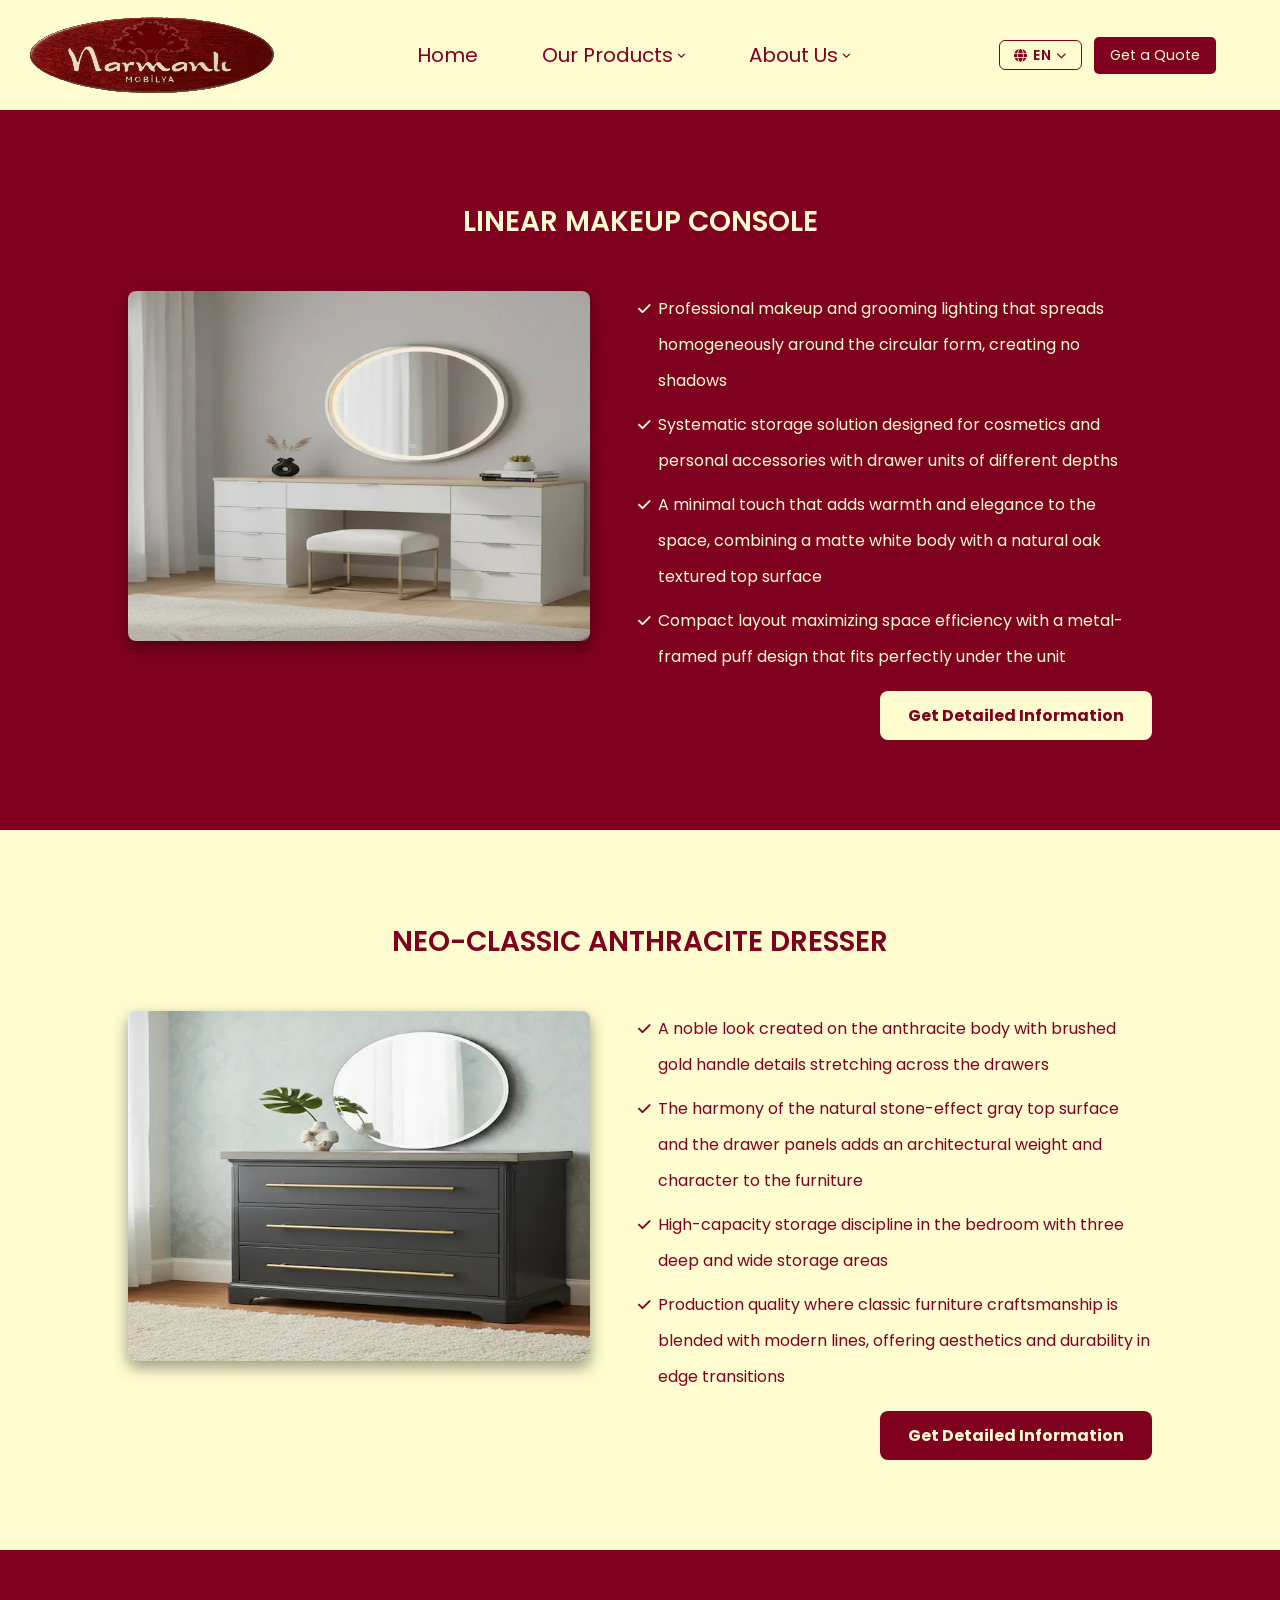
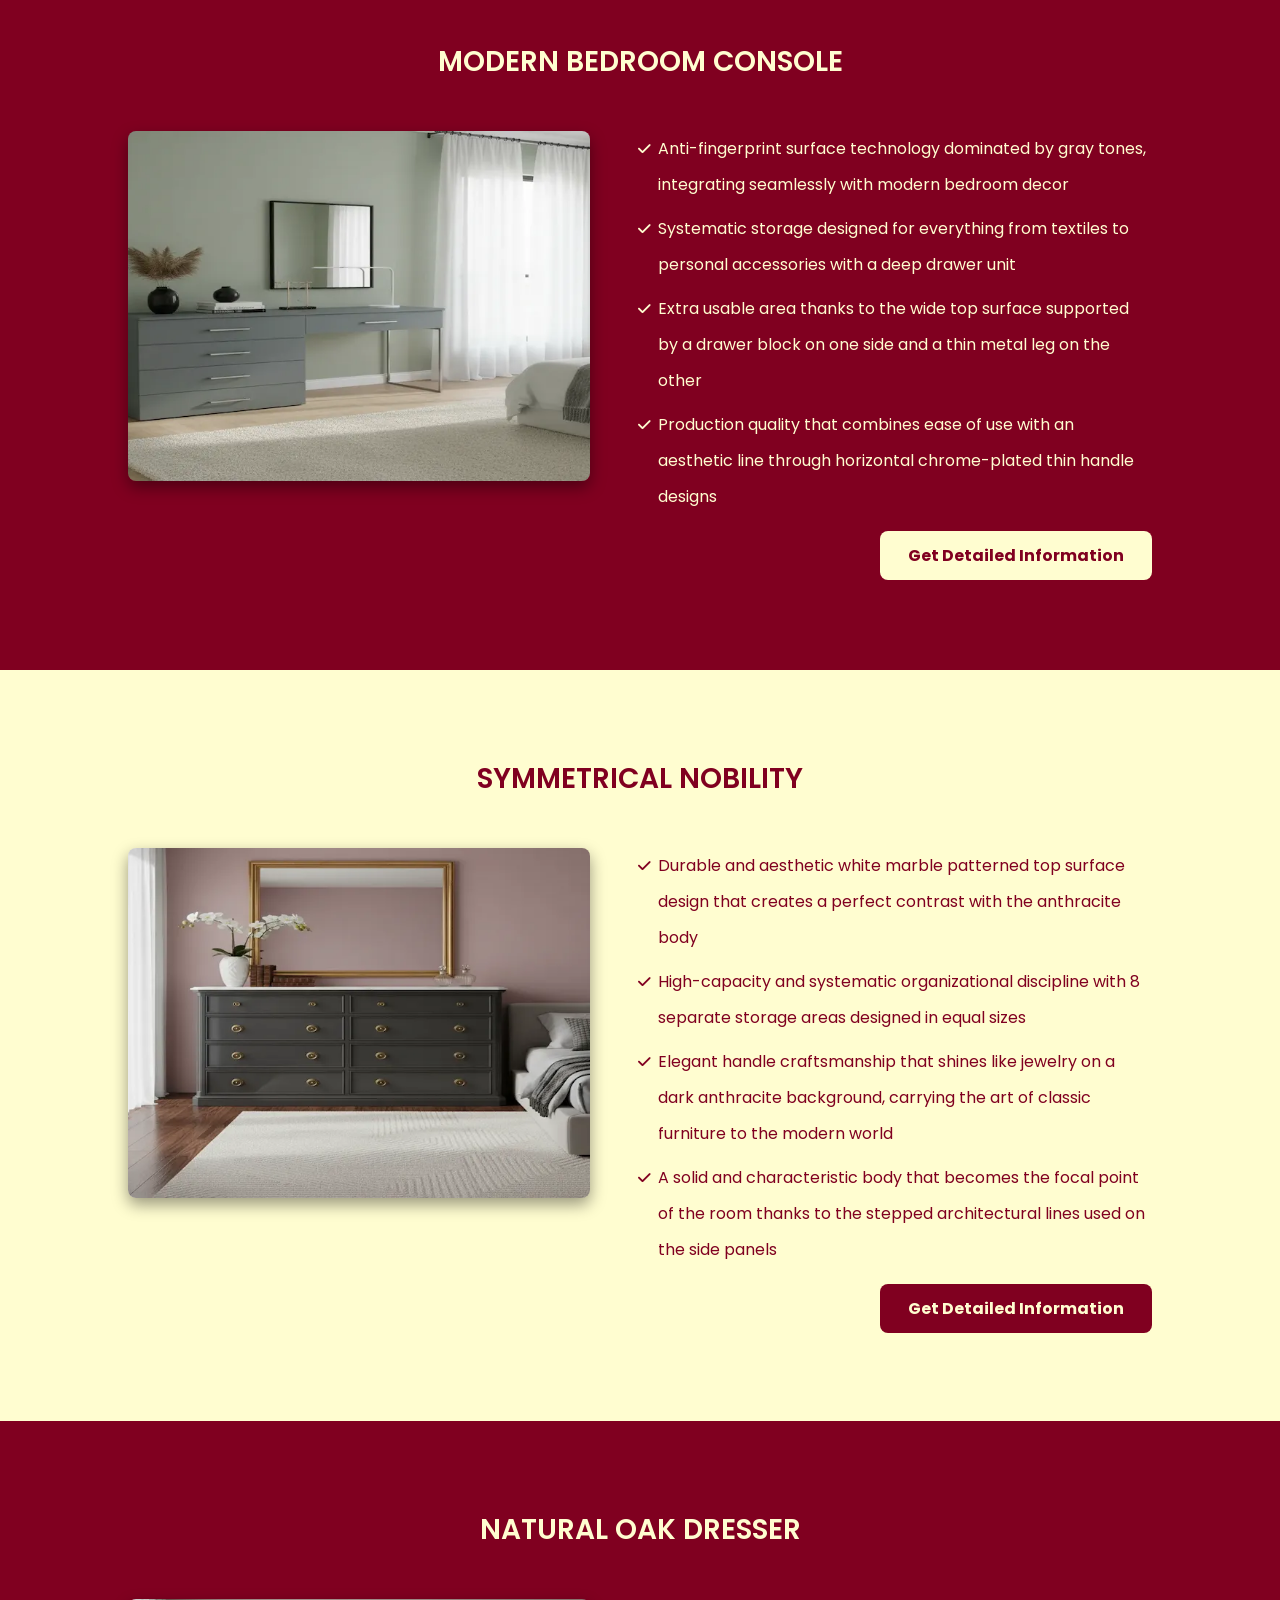
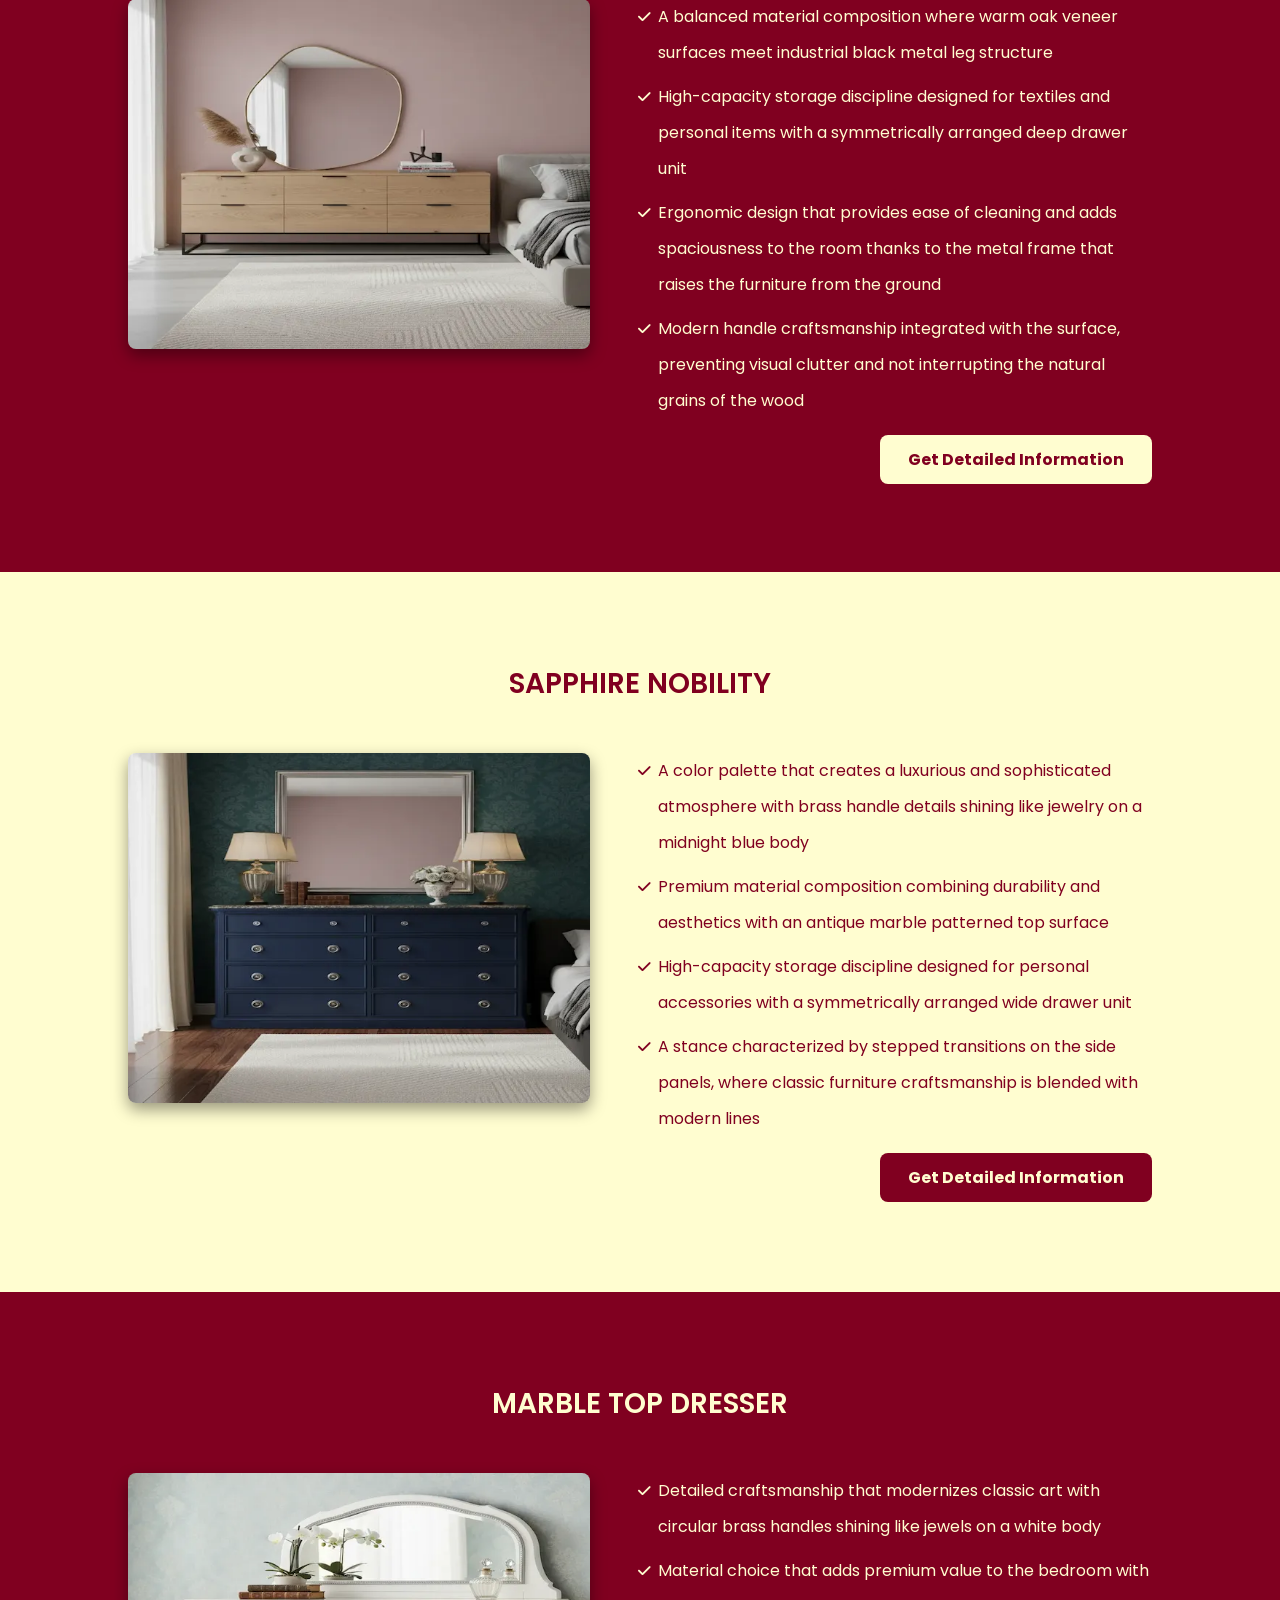
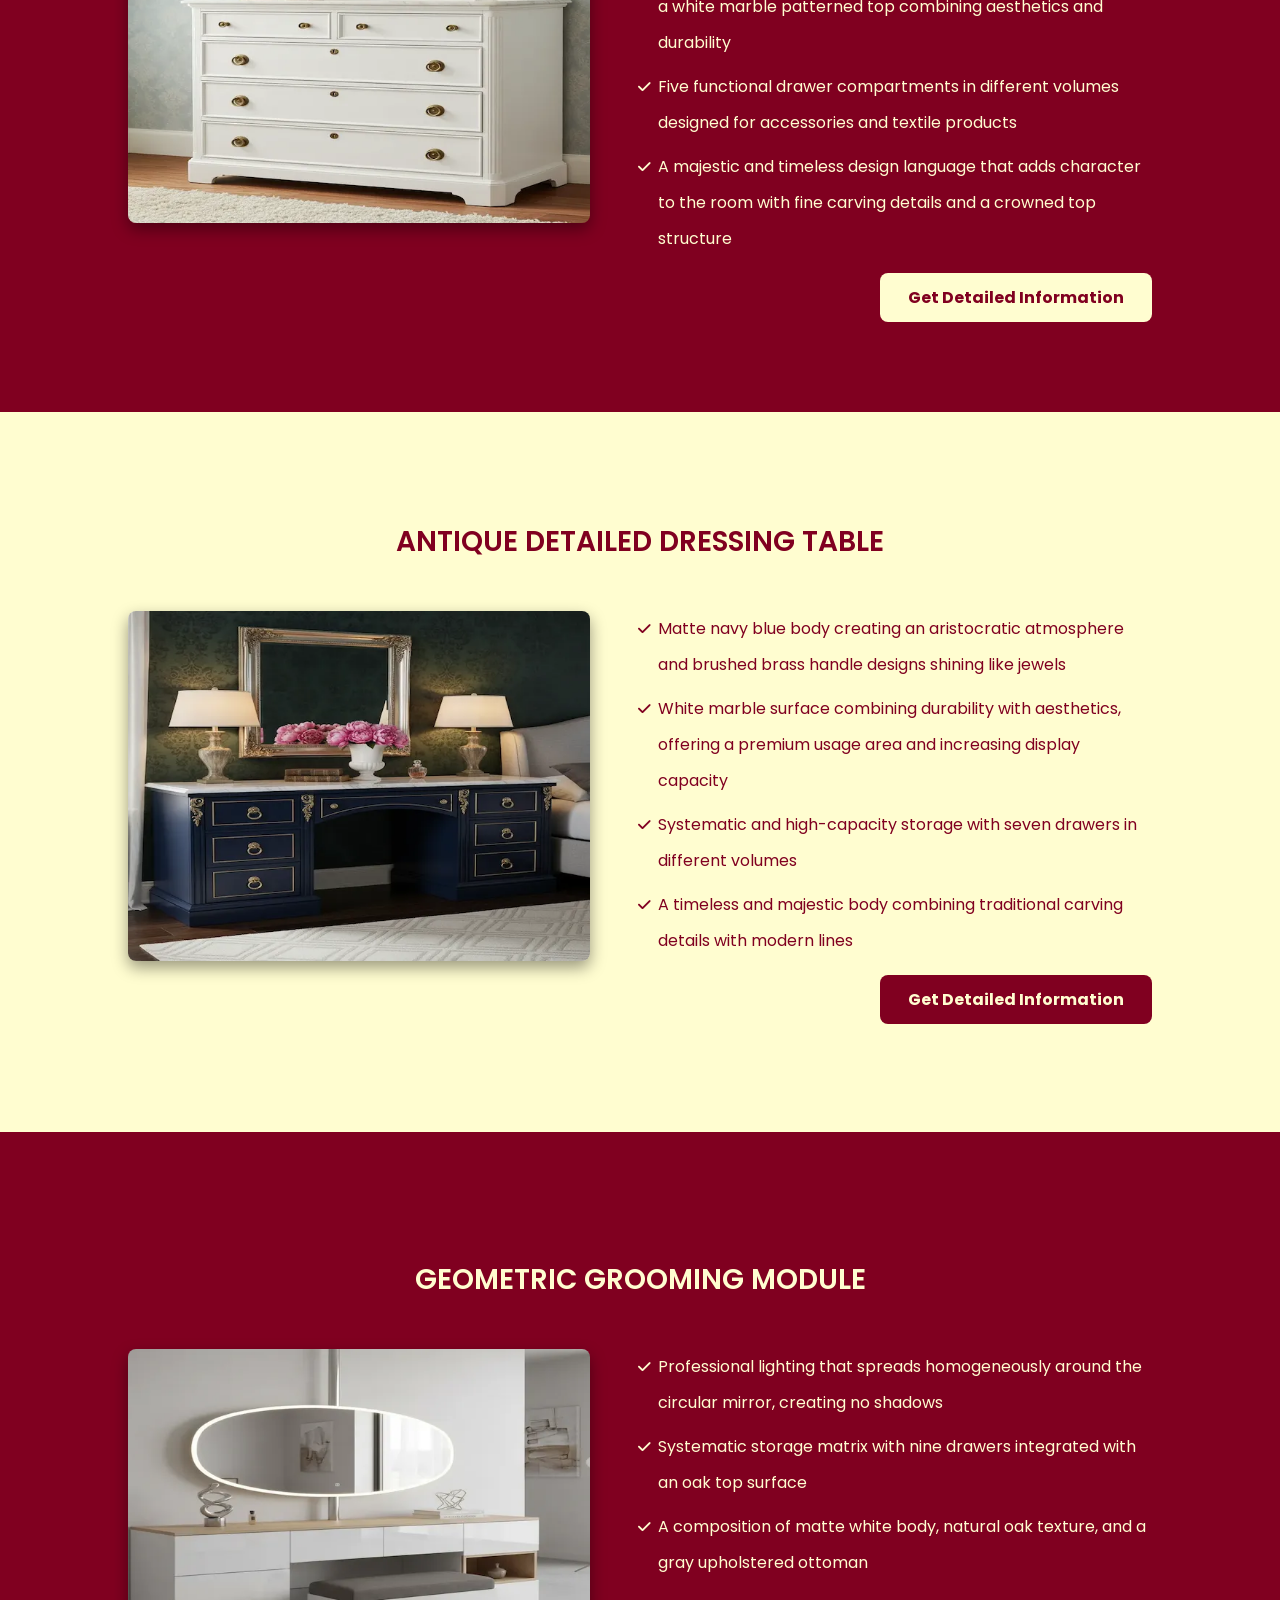
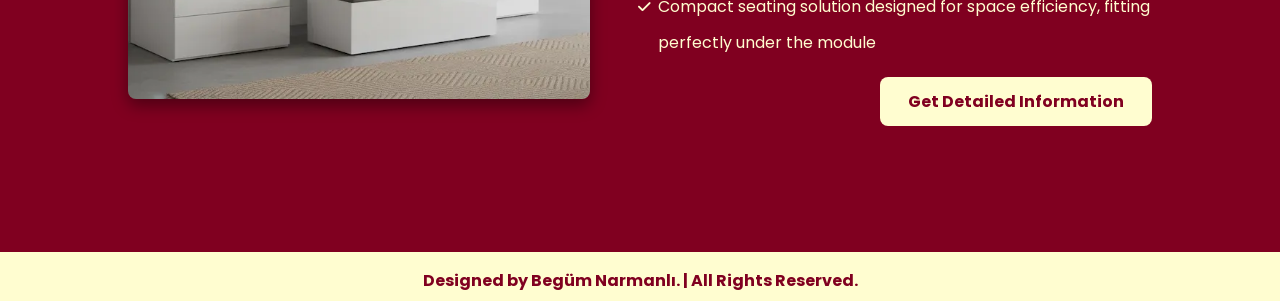
<file: products-sifonyer.html>
<!doctype html>
<html lang="tr">
  <head>
    <meta charset="UTF-8" />
    <meta http-equiv="X-UA-Compatible" content="IE=edge" />
    <meta name="viewport" content="width=device-width, initial-scale=1.0" />
    <meta name="description" content="Narmanlı Mobilya - Antalya'da özel ölçü şifonyer ve çekmeceli dolap imalatı. Yatak odası dekorasyonu için şık, modern ve kaliteli ahşap çözümler atölyemizde.">
    <link rel="canonical" href="https://narmanlimobilya.com.tr/products-sifonyer.html" />
    <link rel="preconnect" href="https://fonts.googleapis.com" />
    <link rel="preconnect" href="https://fonts.gstatic.com" crossorigin />
    <link
      href="https://fonts.googleapis.com/css2?family=Poppins:wght@100;300;400;500;600&display=swap"
      rel="stylesheet"
    />
    <link
      rel="stylesheet"
      href="https://cdnjs.cloudflare.com/ajax/libs/font-awesome/6.1.1/css/all.min.css"
      integrity="sha512-KfkfwYDsLkIlwQp6LFnl8zNdLGxu9YAA1QvwINks4PhcElQSvqcyVLLD9aMhXd13uQjoXtEKNosOWaZqXgel0g=="
      crossorigin="anonymous"
      referrerpolicy="no-referrer"
    />
    <title data-i18n-title-tag="page-title-sifonyer">
      Şifonyer - Narmanlı Mobilya
    </title>
    <link rel="manifest" href="manifest.json" />
    <link rel="icon" type="image/png" href="resimler/icons/tools.svg" />
    <link rel="apple-touch-icon" href="resimler/icons/tools.svg" />
    <link rel="stylesheet" href="styles/style.css" />
    <link rel="stylesheet" href="styles/products.css" />
  </head>
  <body>
    <header class="header">
      <a href="#" class="logo">
        <img
          src="resimler/hakkimizda/narmanli-logo.svg"
          alt="Narmanlı Mobilya"
        />
      </a>

      <nav class="navbar">
        <a href="index.html" data-i18n="nav-home">Anasayfa</a>

        <div class="dropdown">
          <a href="#" class="dropbtn" data-i18n="nav-products">Ürünlerimiz</a>
          <ul class="dropdown-content">
            <li>
              <a href="products-mutfak.html" data-i18n="nav-mutfak">MUTFAK</a>
            </li>
            <li>
              <a href="products-banyo.html#banyo" data-i18n="nav-banyo"
                >BANYO</a
              >
            </li>
            <li>
              <a href="products-vestiyer.html#vestiyer" data-i18n="nav-vestiyer"
                >VESTİYER</a
              >
            </li>
            <li>
              <a href="products-komodin.html#komodin" data-i18n="nav-komodin"
                >KOMODİN</a
              >
            </li>
            <li>
              <a href="products-gardırop.html#gardirop" data-i18n="nav-gardırop"
                >GARDIROP</a
              >
            </li>
            <li>
              <a href="products-kitaplık.html#kitaplik" data-i18n="nav-kitaplik"
                >KİTAPLIK</a
              >
            </li>
            <li>
              <a href="products-sifonyer.html#sifonyer" data-i18n="nav-sifonyer"
                >ŞİFONYER</a
              >
            </li>
            <li>
              <a
                href="products-dusmeyatak.html#dusme-yatak"
                data-i18n="nav-dusme-yatak"
                >DÜŞME YATAK</a
              >
            </li>
          </ul>
        </div>

        <div class="dropdown">
          <a href="#" class="dropbtn" data-i18n="nav-about">Hakkımızda</a>
          <ul class="dropdown-content">
            <li>
              <a href="kurumsal-ilkeler.html" data-i18n="nav-kurumsal"
                >KURUMSAL İLKELERİMİZ</a
              >
            </li>
            <li><a href="vizyon.html" data-i18n="nav-vizyon">VİZYONUMUZ</a></li>
            <li><a href="misyon.html" data-i18n="nav-misyon">MİSYONUMUZ</a></li>
            <li>
              <a href="urun-konseptleri.html" data-i18n="nav-urun-konsept"
                >ÜRÜN KONSEPTLERİMİZ</a
              >
            </li>
            <li><a href="slogan.html" data-i18n="nav-slogan">SLOGANIMIZ</a></li>
          </ul>
        </div>

        <a
          href="https://wa.me/905057379043"
          target="_blank"
          rel="noopener"
          class="whatsapp-btn whatsapp-mobile"
          data-i18n="nav-whatsapp"
          >Teklif Alın</a
        >
      </nav>

      <div class="header-right">
        <div class="lang-switcher-wrapper">
          <div id="lang-switcher">
            <button
              id="lang-toggle-btn"
              onclick="toggleLangDropdown()"
              aria-label="Dil seç"
            >
              <i class="fas fa-globe"></i>
              <span id="current-lang-label">TR</span>
              <i class="fas fa-chevron-down"></i>
            </button>
            <div id="lang-dropdown" role="menu">
              <button
                class="lang-option active"
                data-lang="tr"
                onclick="setLang('tr')"
                role="menuitem"
              >
                TR
              </button>
              <button
                class="lang-option"
                data-lang="en"
                onclick="setLang('en')"
                role="menuitem"
              >
                EN
              </button>
              <button
                class="lang-option"
                data-lang="ru"
                onclick="setLang('ru')"
                role="menuitem"
              >
                RU
              </button>
            </div>
          </div>
        </div>
        <div id="menu-btn" class="fas fa-bars"></div>
        <a
          href="https://wa.me/905057379043"
          target="_blank"
          rel="noopener"
          class="whatsapp-btn whatsapp-desktop"
          data-i18n="nav-whatsapp"
          >Teklif Alın</a
        >
      </div>
    </header>

    <section class="products" id="sifonyer-1" data-scroll-color="dark">
      <div class="product-box-container">
        <div class="box-product-item">
          <h2 class="product-title" data-i18n="sifonyer-prod1-title">
            LİNEER MAKYAJ KONSOLU
          </h2>
          <div class="image">
            <img
              src="resimler/sifonyer/sifonyer-1.webp"
              width="590"
              height="350"
              loading="lazy"
              alt="Elegance Şifonyer"
              data-i18n="[alt]sifonyer-prod1-alt"
            />
          </div>
          <div class="product-box-head"></div>
          <div class="product-box-bottom">
            <div class="info">
              <ul class="product-list">
                <li data-i18n="sifonyer-prod1-li1">
                  Dairesel formun çevresine homojen şekilde yayılan, gölge
                  oluşturmayan profesyonel makyaj ve bakım aydınlatması
                </li>
                <li data-i18n="sifonyer-prod1-li2">
                  Farklı derinliklerdeki çekmece ünitesi ile kozmetik ve kişisel
                  aksesuarlar için kurgulanmış sistematik depolama çözümü
                </li>
                <li data-i18n="sifonyer-prod1-li3">
                  Mat beyaz gövde ile doğal meşe dokulu üst tablanın birleştiği,
                  mekana sıcaklık ve zarafet katan minimal dokunuş
                </li>
                <li data-i18n="sifonyer-prod1-li4">
                  Metal iskeletli pufun ünite altına tam uyum sağlayan
                  tasarımıyla, alan verimliliğini maksimize eden kompakt
                  yerleşim
                </li>
              </ul>
            </div>
            <a
              href="https://wa.me/905057379043"
              target="_blank"
              class="product-info-btn"
              data-i18n="product-detail-btn"
              >Detaylı Bilgi Alın</a
            >
          </div>
        </div>
      </div>
    </section>

    <section class="products" id="sifonyer-2" data-scroll-color="light">
      <div class="product-box-container">
        <div class="box-product-item">
          <h2 class="product-title" data-i18n="sifonyer-prod2-title">
            NEO-KLASİK ANTRASİT ŞİFONYER
          </h2>
          <div class="image">
            <img
              src="resimler/sifonyer/sifonyer-2.webp"
              width="590"
              height="350"
              loading="lazy"
              alt="Elegance Şifonyer"
              data-i18n="[alt]sifonyer-prod2-alt"
            />
          </div>
          <div class="product-box-head"></div>
          <div class="product-box-bottom">
            <div class="info">
              <ul class="product-list">
                <li data-i18n="sifonyer-prod2-li1">
                  Çekmece boyunca uzanan fırçalanmış altın rengi kulp
                  detaylarıyla, antrasit gövde üzerinde oluşturulan asil görünüm
                </li>
                <li data-i18n="sifonyer-prod2-li2">
                  Doğal taş efektli gri üst yüzey ile çekmece panellerinin
                  uyumu, mobilyaya mimari bir ağırlık ve karakter katar
                </li>
                <li data-i18n="sifonyer-prod2-li3">
                  Üç adet derin ve geniş saklama alanı ile yatak odasında yüksek
                  kapasiteli depolama disiplini
                </li>
                <li data-i18n="sifonyer-prod2-li4">
                  Klasik mobilya işçiliğinin modern hatlarla harmanlandığı,
                  kenar geçişlerinde estetik ve dayanıklılık sunan üretim
                  kalitesi
                </li>
              </ul>
            </div>
            <a
              href="https://wa.me/905057379043"
              target="_blank"
              class="product-info-btn"
              data-i18n="product-detail-btn"
              >Detaylı Bilgi Alın</a
            >
          </div>
        </div>
      </div>
    </section>

    <section class="products" id="sifonyer-3" data-scroll-color="dark">
      <div class="product-box-container">
        <div class="box-product-item">
          <h2 class="product-title" data-i18n="sifonyer-prod3-title">
            MODERN YATAK ODASI KONSOLU
          </h2>
          <div class="image">
            <img
              src="resimler/sifonyer/sifonyer-3.webp"
              width="590"
              height="350"
              loading="lazy"
              alt="Elegance Şifonyer"
              data-i18n="[alt]sifonyer-prod3-alt"
            />
          </div>
          <div class="product-box-head"></div>
          <div class="product-box-bottom">
            <div class="info">
              <ul class="product-list">
                <li data-i18n="sifonyer-prod3-li1">
                  Gri tonların hakim olduğu, modern yatak odası dekorasyonuyla
                  bütünleşen ve parmak izi bırakmayan özel yüzey teknolojisi
                </li>
                <li data-i18n="sifonyer-prod3-li2">
                  Derin çekmece ünitesiyle, tekstil ürünlerinden kişisel
                  aksesuarlara kadar kurgulanmış sistematik depolama
                </li>
                <li data-i18n="sifonyer-prod3-li3">
                  Bir yanda çekmece bloğu, diğer yanda ise ince metal ayakla
                  desteklenen geniş üst tabla sayesinde ekstra kullanım alanı
                </li>
                <li data-i18n="sifonyer-prod3-li4">
                  Yatay formda yerleştirilmiş kromajlı ince kulp tasarımlarıyla,
                  kullanım kolaylığını estetik bir çizgiyle buluşturan üretim
                  kalitesi
                </li>
              </ul>
            </div>
            <a
              href="https://wa.me/905057379043"
              target="_blank"
              class="product-info-btn"
              data-i18n="product-detail-btn"
              >Detaylı Bilgi Alın</a
            >
          </div>
        </div>
      </div>
    </section>

    <section class="products" id="sifonyer-4" data-scroll-color="light">
      <div class="product-box-container">
        <div class="box-product-item">
          <h2 class="product-title" data-i18n="sifonyer-prod4-title">
            SİMETRİK ASALET
          </h2>
          <div class="image">
            <img
              src="resimler/sifonyer/sifonyer-4.webp"
              width="590"
              height="350"
              loading="lazy"
              alt="Elegance Şifonyer"
              data-i18n="[alt]sifonyer-prod4-alt"
            />
          </div>
          <div class="product-box-head"></div>
          <div class="product-box-bottom">
            <div class="info">
              <ul class="product-list">
                <li data-i18n="sifonyer-prod4-li1">
                  Antrasit gövde ile mükemmel bir kontrast oluşturan, dayanıklı
                  ve estetik beyaz mermer desenli üst tabla tasarımı
                </li>
                <li data-i18n="sifonyer-prod4-li2">
                  Eşit boyutlarda tasarlanmış 8 ayrı saklama alanı ile yüksek
                  kapasiteli ve sistematik bir organizasyon disiplini
                </li>
                <li data-i18n="sifonyer-prod4-li3">
                  Koyu antrasit zemin üzerinde mücevher gibi parlayan, klasik
                  mobilya sanatını modern dünyaya taşıyan zarif kulp işçiliği
                </li>
                <li data-i18n="sifonyer-prod4-li4">
                  Yan panellerde kullanılan kademeli mimari hatlar sayesinde,
                  odanın odak noktası haline gelen sağlam ve karakteristik gövde
                </li>
              </ul>
            </div>
            <a
              href="https://wa.me/905057379043"
              target="_blank"
              class="product-info-btn"
              data-i18n="product-detail-btn"
              >Detaylı Bilgi Alın</a
            >
          </div>
        </div>
      </div>
    </section>

    <section class="products" id="sifonyer-5" data-scroll-color="dark">
      <div class="product-box-container">
        <div class="box-product-item">
          <h2 class="product-title" data-i18n="sifonyer-prod5-title">
            DOĞAL MEŞE ŞİFONYER
          </h2>
          <div class="image">
            <img
              src="resimler/sifonyer/sifonyer-5.webp"
              width="590"
              height="350"
              loading="lazy"
              alt="Elegance Şifonyer"
              data-i18n="[alt]sifonyer-prod5-alt"
            />
          </div>
          <div class="product-box-head"></div>
          <div class="product-box-bottom">
            <div class="info">
              <ul class="product-list">
                <li data-i18n="sifonyer-prod5-li1">
                  Sıcak meşe kaplama yüzeylerin, endüstriyel siyah metal ayak
                  yapısıyla buluştuğu dengeli materyal kompozisyonu
                </li>
                <li data-i18n="sifonyer-prod5-li2">
                  Simetrik yerleşimli derin çekmece ünitesiyle, tekstil ve
                  kişisel eşyalar için kurgulanmış yüksek kapasiteli depolama
                  disiplini
                </li>
                <li data-i18n="sifonyer-prod5-li3">
                  Mobilyayı yerden yükselten metal iskelet sayesinde, temizlik
                  kolaylığı sağlayan ve odaya ferahlık katan ergonomik tasarım
                </li>
                <li data-i18n="sifonyer-prod5-li4">
                  Yüzeyle bütünleşik, görsel kalabalığı engelleyen ve ahşabın
                  doğal harelerini kesintiye uğratmayan modern kulp işçiliği
                </li>
              </ul>
            </div>
            <a
              href="https://wa.me/905057379043"
              target="_blank"
              class="product-info-btn"
              data-i18n="product-detail-btn"
              >Detaylı Bilgi Alın</a
            >
          </div>
        </div>
      </div>
    </section>

    <section class="products" id="sifonyer-6" data-scroll-color="light">
      <div class="product-box-container">
        <div class="box-product-item">
          <h2 class="product-title" data-i18n="sifonyer-prod6-title">
            SAFİR ASALET
          </h2>
          <div class="image">
            <img
              src="resimler/sifonyer/sifonyer-6.webp"
              width="590"
              height="350"
              loading="lazy"
              alt="Elegance Şifonyer"
              data-i18n="[alt]sifonyer-prod6-alt"
            />
          </div>
          <div class="product-box-head"></div>
          <div class="product-box-bottom">
            <div class="info">
              <ul class="product-list">
                <li data-i18n="sifonyer-prod6-li1">
                  Gece mavisi gövde üzerinde mücevher gibi parlayan pirinç kulp
                  detaylarıyla, lüks ve sofistike bir atmosfer yaratan renk
                  paleti
                </li>
                <li data-i18n="sifonyer-prod6-li2">
                  Antik mermer desenli üst yüzeyiyle dayanıklılığı ve estetiği
                  birleştiren, premium malzeme kompozisyonu
                </li>
                <li data-i18n="sifonyer-prod6-li3">
                  Simetrik yerleşimli geniş çekmece ünitesiyle, kişisel
                  aksesuarlar için kurgulanmış yüksek kapasiteli depolama
                  disiplini
                </li>
                <li data-i18n="sifonyer-prod6-li4">
                  Klasik mobilya işçiliğinin modern hatlarla harmanlandığı, yan
                  panellerdeki kademeli geçişlerle karakter kazanan duruş
                </li>
              </ul>
            </div>
            <a
              href="https://wa.me/905057379043"
              target="_blank"
              class="product-info-btn"
              data-i18n="product-detail-btn"
              >Detaylı Bilgi Alın</a
            >
          </div>
        </div>
      </div>
    </section>

    <section class="products" id="sifonyer-7" data-scroll-color="dark">
      <div class="product-box-container">
        <div class="box-product-item">
          <h2 class="product-title" data-i18n="sifonyer-prod7-title">
            MERMER TABLALI ŞİFONYER
          </h2>
          <div class="image">
            <img
              src="resimler/sifonyer/sifonyer-7.webp"
              width="590"
              height="350"
              loading="lazy"
              alt="Elegance Şifonyer"
              data-i18n="[alt]sifonyer-prod7-alt"
            />
          </div>
          <div class="product-box-head"></div>
          <div class="product-box-bottom">
            <div class="info">
              <ul class="product-list">
                <li data-i18n="sifonyer-prod7-li1">
                  Beyaz gövde üzerinde mücevher gibi parlayan dairesel pirinç
                  kulplarla, klasik sanatı modernize eden detay işçiliği
                </li>
                <li data-i18n="sifonyer-prod7-li2">
                  Estetik ve dayanıklılığı birleştiren beyaz mermer desenli
                  tabla ile yatak odasına premium bir değer katan malzeme seçimi
                </li>
                <li data-i18n="sifonyer-prod7-li3">
                  Aksesuarlar ve tekstil ürünleri için kurgulanmış, farklı
                  hacimlerde beş adet fonksiyonel çekmece bölmesi
                </li>
                <li data-i18n="sifonyer-prod7-li4">
                  İnce oyma detayları ve taçlı üst yapısıyla odaya karakter
                  katan, heybetli ve zamansız bir tasarım dili
                </li>
              </ul>
            </div>
            <a
              href="https://wa.me/905057379043"
              target="_blank"
              class="product-info-btn"
              data-i18n="product-detail-btn"
              >Detaylı Bilgi Alın</a
            >
          </div>
        </div>
      </div>
    </section>

    <section class="products" id="sifonyer-8" data-scroll-color="light">
      <div class="product-box-container">
        <div class="box-product-item">
          <h2 class="product-title" data-i18n="sifonyer-prod8-title">
            ANTİK DETAYLI MAKYAJ MASASI
          </h2>
          <div class="image">
            <img
              src="resimler/sifonyer/sifonyer-8.webp"
              width="590"
              height="350"
              loading="lazy"
              alt="Elegance Şifonyer"
              data-i18n="[alt]sifonyer-prod8-alt"
            />
          </div>
          <div class="product-box-head"></div>
          <div class="product-box-bottom">
            <div class="info">
              <ul class="product-list">
                <li data-i18n="sifonyer-prod8-li1">
                  Aristokrat bir atmosfer yaratan mat lacivert gövde ve üzerinde
                  mücevher gibi parlayan fırçalanmış pirinç kulp tasarımları
                </li>
                <li data-i18n="sifonyer-prod8-li2">
                  Dayanıklılığı estetikle buluşturan, premium bir kullanım alanı
                  sunan ve sergileme kapasitesini artıran beyaz mermer yüzey
                </li>
                <li data-i18n="sifonyer-prod8-li3">
                  Farklı hacimlerdeki yedi çekmece ile sistematik ve yüksek
                  kapasiteli depolama
                </li>
                <li data-i18n="sifonyer-prod8-li4">
                  Geleneksel oyma detaylarını modern hatlarla birleştiren,
                  zamansız ve heybetli gövde
                </li>
              </ul>
            </div>
            <a
              href="https://wa.me/905057379043"
              target="_blank"
              class="product-info-btn"
              data-i18n="product-detail-btn"
              >Detaylı Bilgi Alın</a
            >
          </div>
        </div>
      </div>
    </section>

    <section class="products" id="sifonyer-9" data-scroll-color="dark">
      <div class="product-box-container">
        <div class="box-product-item">
          <h2 class="product-title" data-i18n="sifonyer-prod9-title">
            GEOMETRİK BAKIM MODÜLÜ
          </h2>
          <div class="image">
            <img
              src="resimler/sifonyer/sifonyer-9.webp"
              width="590"
              height="350"
              loading="lazy"
              alt="Elegance Şifonyer"
              data-i18n="[alt]sifonyer-prod9-alt"
            />
          </div>
          <div class="product-box-head"></div>
          <div class="product-box-bottom">
            <div class="info">
              <ul class="product-list">
                <li data-i18n="sifonyer-prod9-li1">
                  Dairesel ayna çevresine homojen yayılan, gölge oluşturmayan
                  profesyonel aydınlatma
                </li>
                <li data-i18n="sifonyer-prod9-li2">
                  Meşe tabla ile bütünleşen dokuz çekmeceli sistematik depolama
                  matrisi
                </li>
                <li data-i18n="sifonyer-prod9-li3">
                  Mat beyaz gövde, doğal meşe doku ve gri döşemeli pufun
                  kompozisyonu
                </li>
                <li data-i18n="sifonyer-prod9-li4">
                  Modül altına tam uyum sağlayan, alan verimliliği kurgulanmış
                  kompakt oturum çözümü
                </li>
              </ul>
            </div>
            <a
              href="https://wa.me/905057379043"
              target="_blank"
              class="product-info-btn"
              data-i18n="product-detail-btn"
              >Detaylı Bilgi Alın</a
            >
          </div>
        </div>
      </div>
    </section>

    <section class="product-footer">
      <div class="product-credit">
        <span data-i18n="product-footer"
          >Begüm Narmanlı tarafından tasarlanmıştır. | Tüm Hakları
          Saklıdır.</span
        >
      </div>
    </section>

    <button id="backToTop">
      <i class="fas fa-tools"></i>
    </button>

    <script src="js/script.js"></script>
    <script src="js/lang.js"></script>
  </body>
</html>
</file>
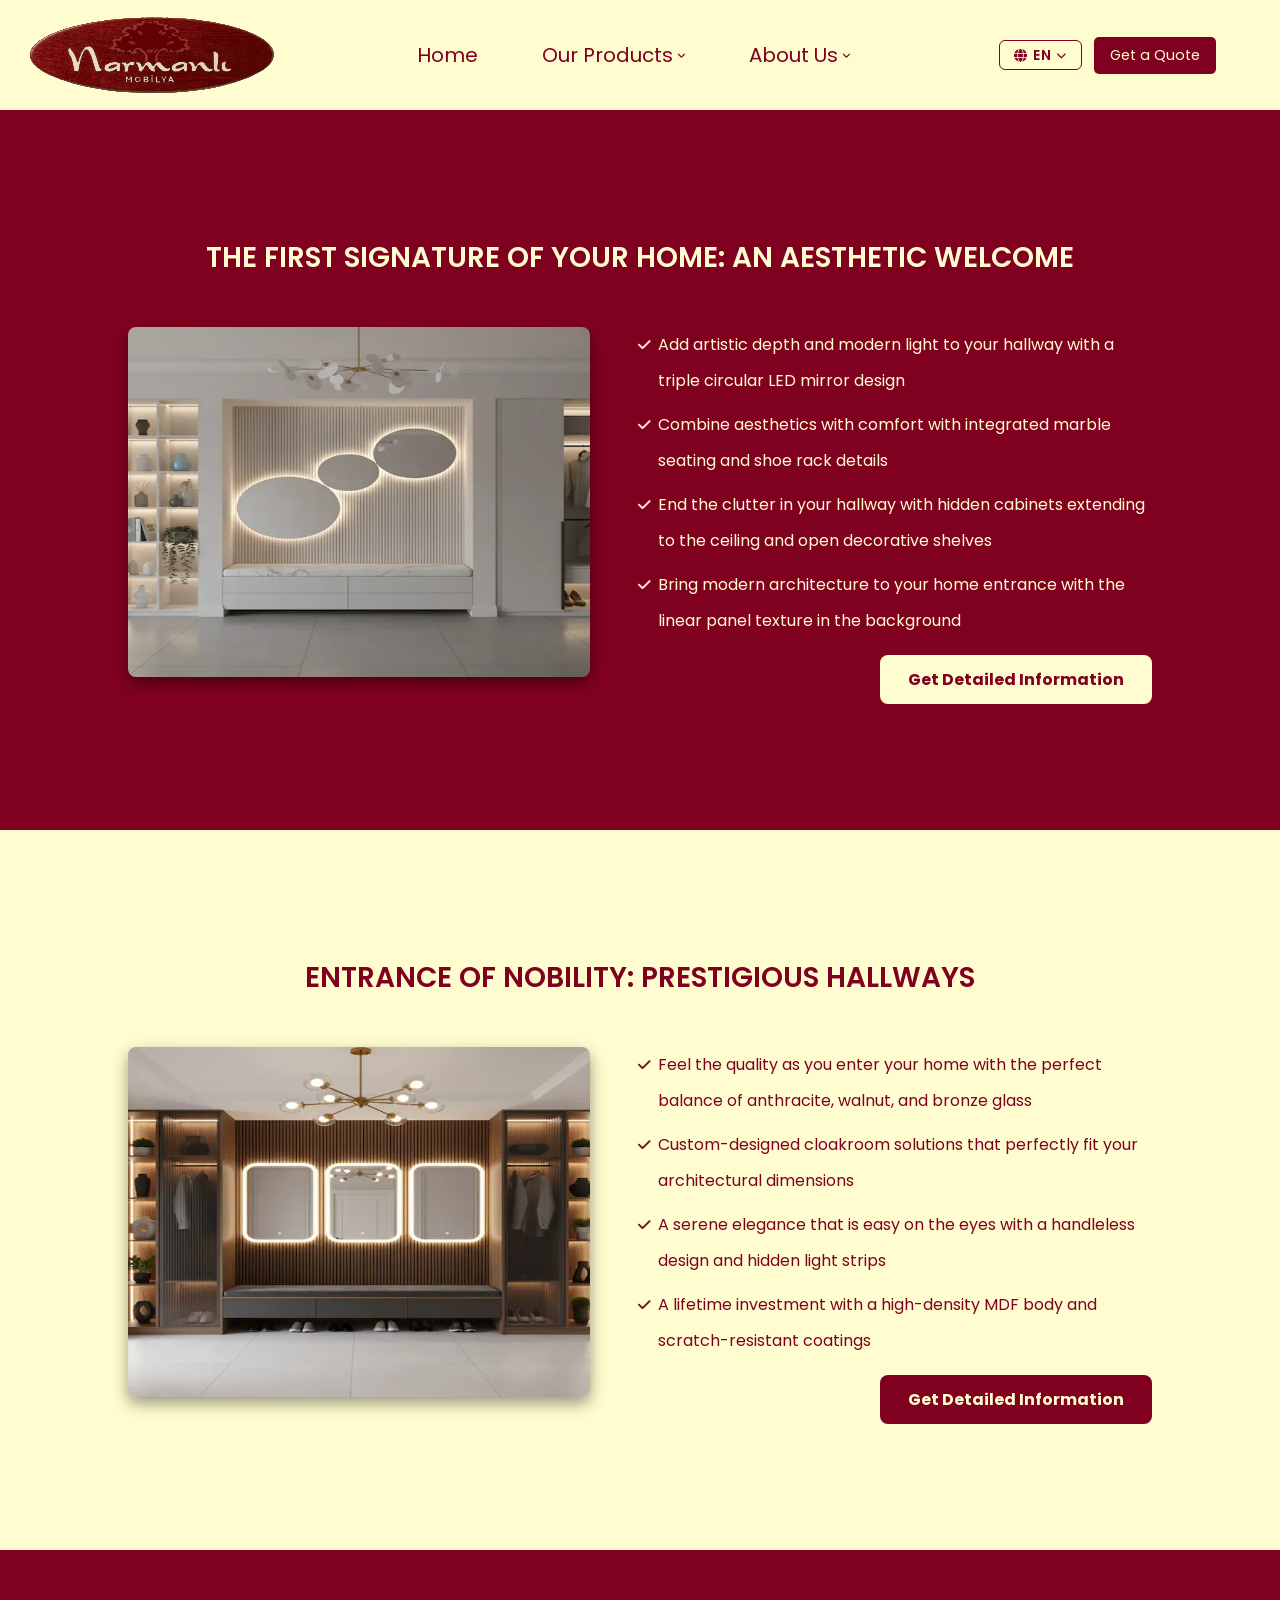
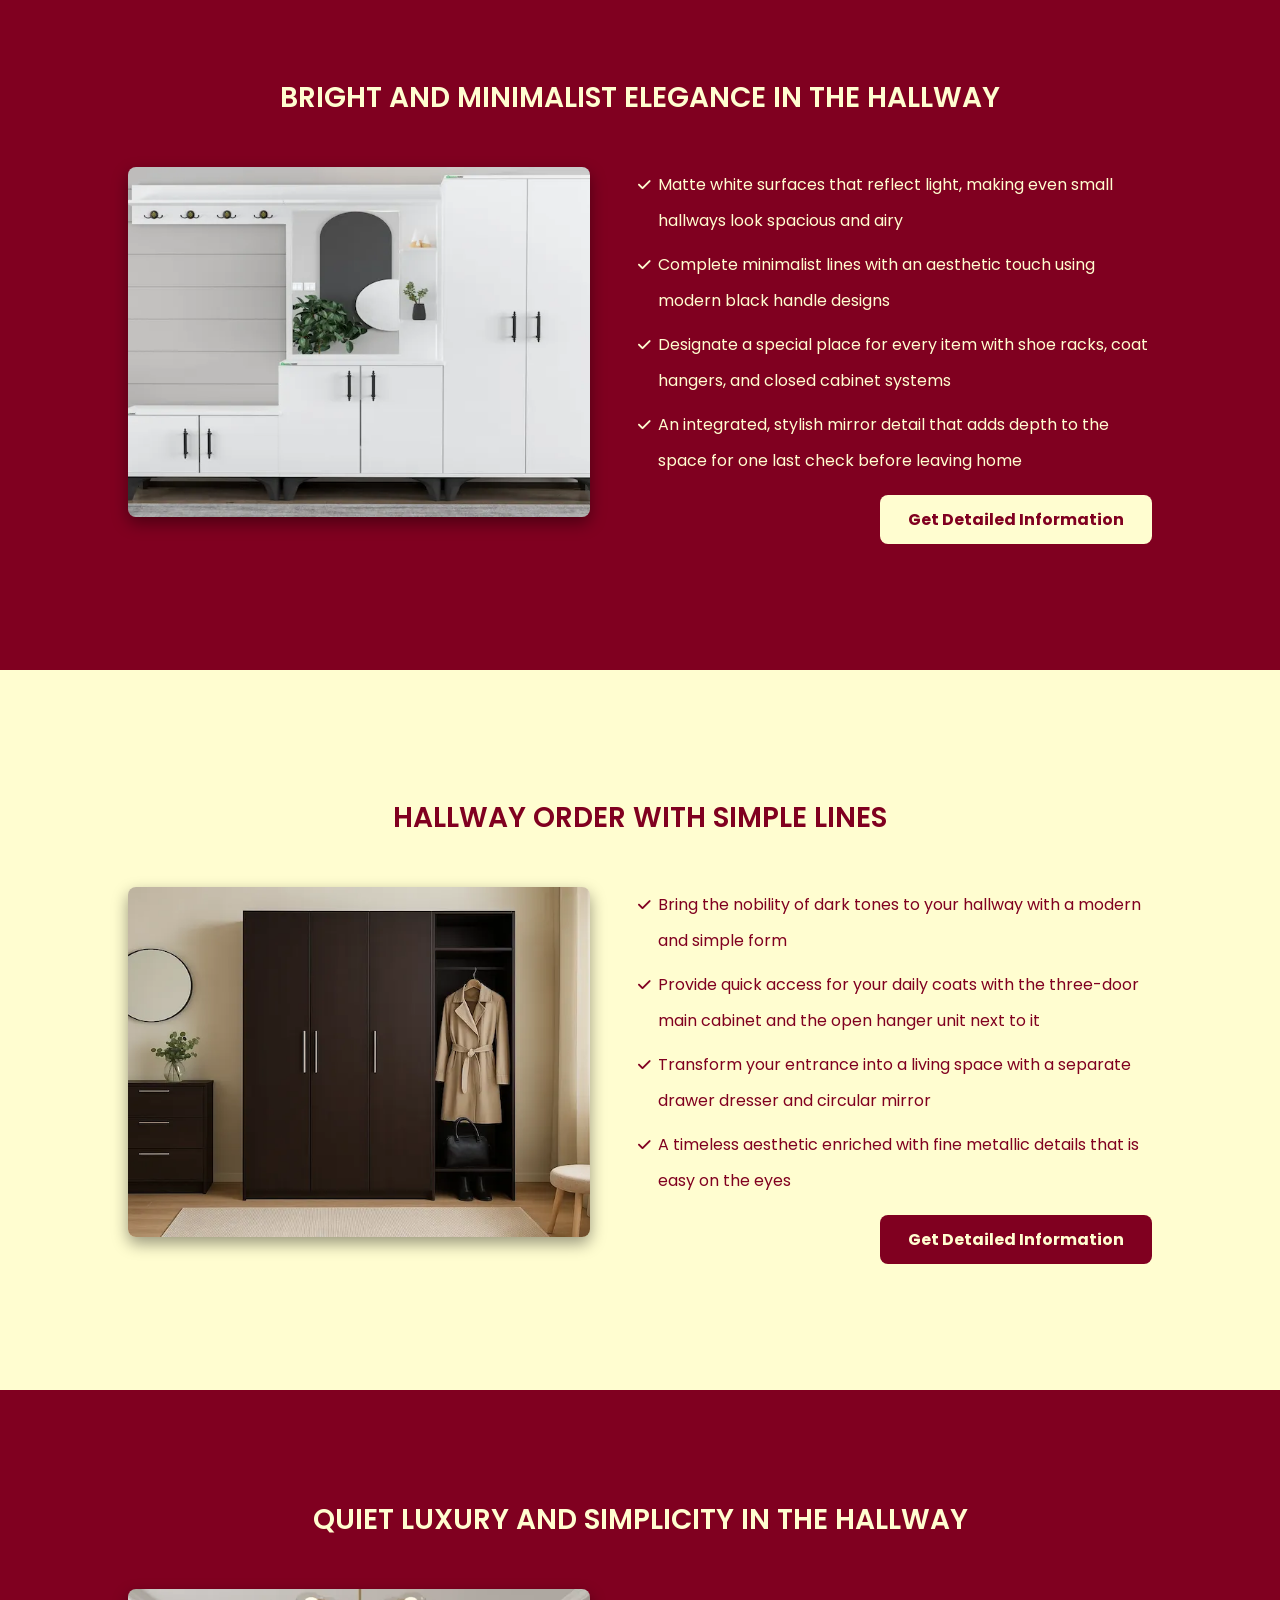
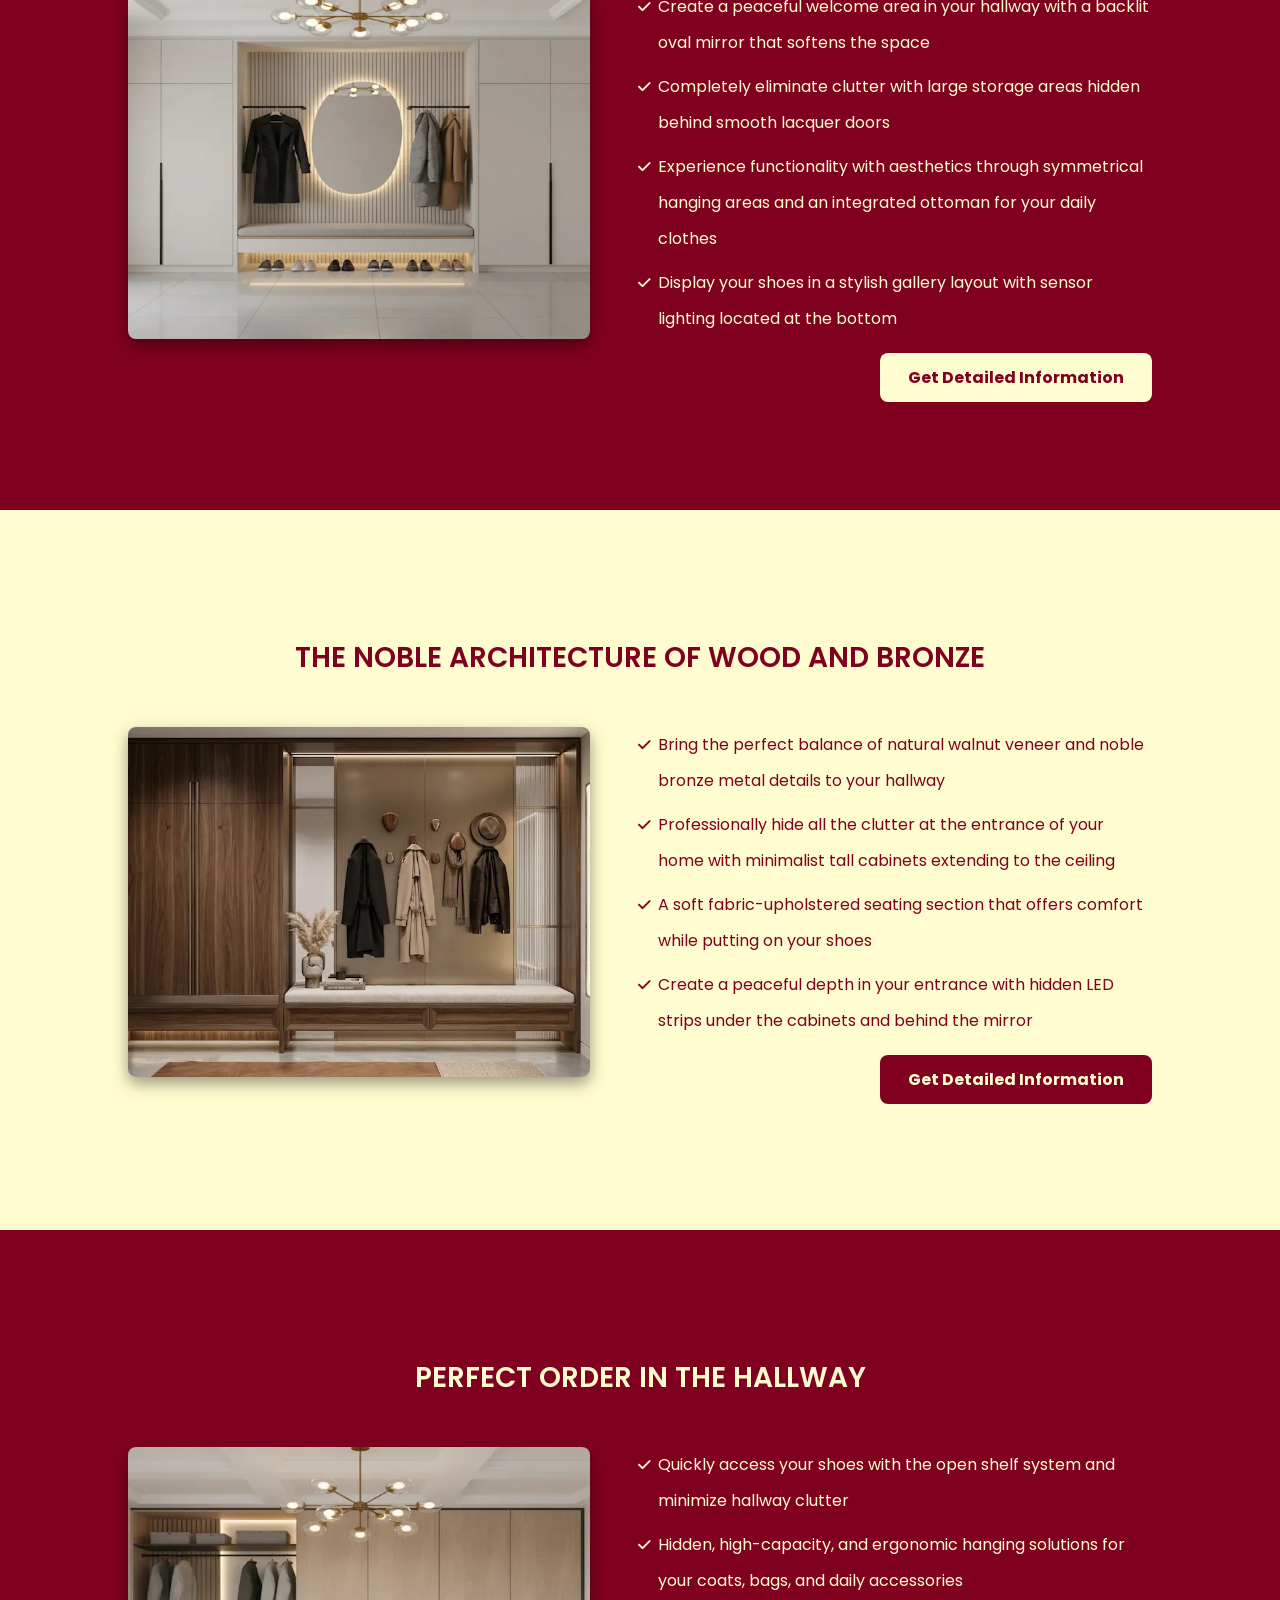
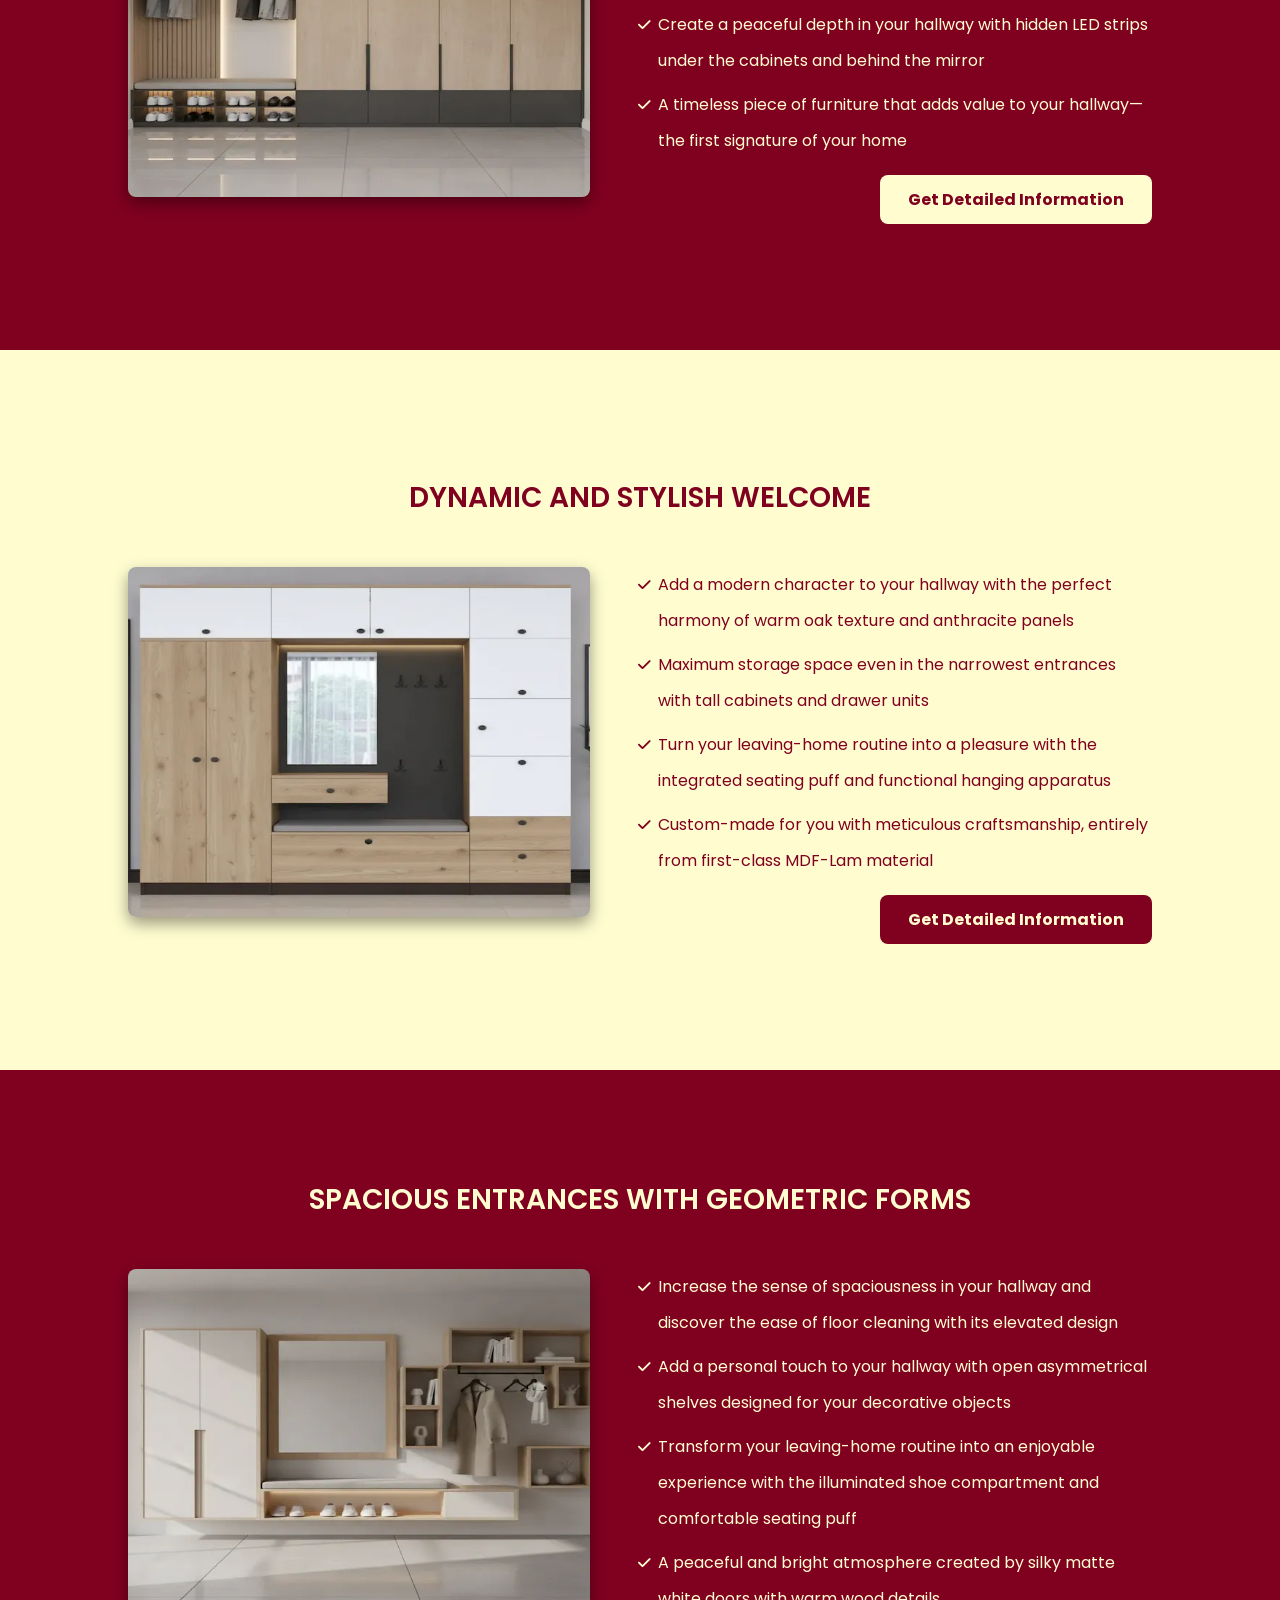
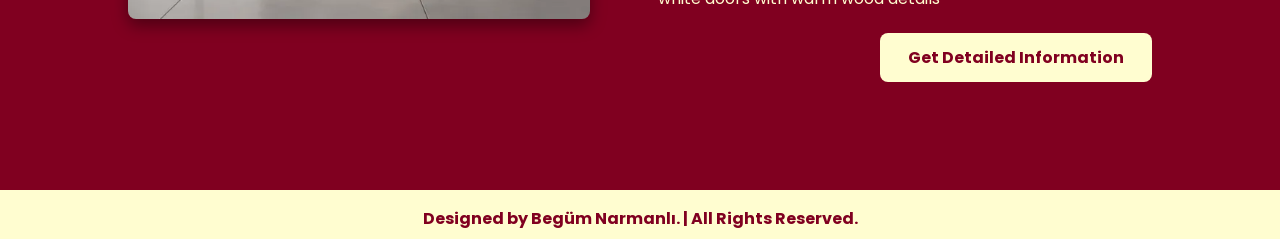
<file: products-vestiyer.html>
<!doctype html>
<html lang="tr">
  <head>
    <meta charset="UTF-8" />
    <meta http-equiv="X-UA-Compatible" content="IE=edge" />
    <meta name="viewport" content="width=device-width, initial-scale=1.0" />
    <meta name="description" content="Narmanlı Mobilya - Antalya'da modern vestiyer, portmanto ve ayakkabılık imalatı. Antreleriniz için özel ölçü, şık ve fonksiyonel depolama çözümleri atölyemizde.">
    <link rel="canonical" href="https://narmanlimobilya.com.tr/products-vestiyer.html" />
    <link rel="preconnect" href="https://fonts.googleapis.com" />
    <link rel="preconnect" href="https://fonts.gstatic.com" crossorigin />
    <link
      href="https://fonts.googleapis.com/css2?family=Poppins:wght@100;300;400;500;600&display=swap"
      rel="stylesheet"
    />
    <link
      rel="stylesheet"
      href="https://cdnjs.cloudflare.com/ajax/libs/font-awesome/6.1.1/css/all.min.css"
      integrity="sha512-KfkfwYDsLkIlwQp6LFnl8zNdLGxu9YAA1QvwINks4PhcElQSvqcyVLLD9aMhXd13uQjoXtEKNosOWaZqXgel0g=="
      crossorigin="anonymous"
      referrerpolicy="no-referrer"
    />
    <title data-i18n-title-tag="page-title-vestiyer">
      Vestiyer | Narmanlı Mobilya
    </title>
    <link rel="manifest" href="manifest.json" />
    <link rel="icon" type="image/png" href="resimler/icons/tools.svg" />
    <link rel="apple-touch-icon" href="resimler/icons/tools.svg" />
    <link rel="stylesheet" href="styles/style.css" />
    <link rel="stylesheet" href="styles/products.css" />
  </head>
  <body>
    <header class="header">
      <a href="#" class="logo">
        <img
          src="resimler/hakkimizda/narmanli-logo.svg"
          alt="Narmanlı Mobilya"
        />
      </a>

      <nav class="navbar">
        <a href="index.html" data-i18n="nav-home">Anasayfa</a>

        <div class="dropdown">
          <a href="#" class="dropbtn" data-i18n="nav-products">Ürünlerimiz</a>
          <ul class="dropdown-content">
            <li>
              <a href="products-mutfak.html" data-i18n="nav-mutfak">MUTFAK</a>
            </li>
            <li>
              <a href="products-banyo.html#banyo" data-i18n="nav-banyo"
                >BANYO</a
              >
            </li>
            <li>
              <a href="products-vestiyer.html#vestiyer" data-i18n="nav-vestiyer"
                >VESTİYER</a
              >
            </li>
            <li>
              <a href="products-komodin.html#komodin" data-i18n="nav-komodin"
                >KOMODİN</a
              >
            </li>
            <li>
              <a href="products-gardırop.html#gardirop" data-i18n="nav-gardırop"
                >GARDIROP</a
              >
            </li>
            <li>
              <a href="products-kitaplık.html#kitaplik" data-i18n="nav-kitaplik"
                >KİTAPLIK</a
              >
            </li>
            <li>
              <a href="products-sifonyer.html#sifonyer" data-i18n="nav-sifonyer"
                >ŞİFONYER</a
              >
            </li>
            <li>
              <a
                href="products-dusmeyatak.html#dusme-yatak"
                data-i18n="nav-dusme-yatak"
                >DÜŞME YATAK</a
              >
            </li>
          </ul>
        </div>

        <div class="dropdown">
          <a href="#" class="dropbtn" data-i18n="nav-about">Hakkımızda</a>
          <ul class="dropdown-content">
            <li>
              <a href="kurumsal-ilkeler.html" data-i18n="nav-kurumsal"
                >KURUMSAL İLKELERİMİZ</a
              >
            </li>
            <li><a href="vizyon.html" data-i18n="nav-vizyon">VİZYONUMUZ</a></li>
            <li><a href="misyon.html" data-i18n="nav-misyon">MİSYONUMUZ</a></li>
            <li>
              <a href="urun-konseptleri.html" data-i18n="nav-urun-konsept"
                >ÜRÜN KONSEPTLERİMİZ</a
              >
            </li>
            <li><a href="slogan.html" data-i18n="nav-slogan">SLOGANIMIZ</a></li>
          </ul>
        </div>

        <a
          href="https://wa.me/905057379043"
          target="_blank"
          rel="noopener"
          class="whatsapp-btn whatsapp-mobile"
          data-i18n="nav-whatsapp"
          >Teklif Alın</a
        >
      </nav>

      <div class="header-right">
        <div class="lang-switcher-wrapper">
          <div id="lang-switcher">
            <button
              id="lang-toggle-btn"
              onclick="toggleLangDropdown()"
              aria-label="Dil seç"
            >
              <i class="fas fa-globe"></i>
              <span id="current-lang-label">TR</span>
              <i class="fas fa-chevron-down"></i>
            </button>
            <div id="lang-dropdown" role="menu">
              <button
                class="lang-option active"
                data-lang="tr"
                onclick="setLang('tr')"
                role="menuitem"
              >
                TR
              </button>
              <button
                class="lang-option"
                data-lang="en"
                onclick="setLang('en')"
                role="menuitem"
              >
                EN
              </button>
              <button
                class="lang-option"
                data-lang="ru"
                onclick="setLang('ru')"
                role="menuitem"
              >
                RU
              </button>
            </div>
          </div>
        </div>
        <div id="menu-btn" class="fas fa-bars"></div>
        <a
          href="https://wa.me/905057379043"
          target="_blank"
          rel="noopener"
          class="whatsapp-btn whatsapp-desktop"
          data-i18n="nav-whatsapp"
          >Teklif Alın</a
        >
      </div>
    </header>

    <section class="products" id="vestiyer-1" data-scroll-color="dark">
      <div class="product-box-container">
        <div class="box-product-item">
          <h2 class="product-title" data-i18n="vestiyer-prod1-title">
            EVİNİZİN İLK İMZASI: ESTETİK KARŞILAMA
          </h2>
          <div class="image">
            <img
              src="resimler/vestiyer/vestiyer-1.webp"
              width="590"
              height="350"
              loading="lazy"
              alt="Elegance Vestiyer"
            />
          </div>
          <div class="product-box-head"></div>
          <div class="product-box-bottom">
            <div class="info">
              <ul class="product-list">
                <li data-i18n="vestiyer-prod1-li1">
                  Üçlü dairesel LED ayna tasarımıyla antrenize sanatsal bir
                  derinlik ve modern bir ışık katın
                </li>
                <li data-i18n="vestiyer-prod1-li2">
                  Entegre mermer oturma alanı ve pabuçluk detaylarıyla estetiği
                  konforla birleştirin
                </li>
                <li data-i18n="vestiyer-prod1-li3">
                  Tavana kadar uzanan gizli dolaplar ve açık dekoratif raflarla
                  antrenizdeki kalabalığa son verin
                </li>
                <li data-i18n="vestiyer-prod1-li4">
                  Arka plandaki çizgisel panel dokusuyla modern mimariyi
                  evinizin girişine taşıyın
                </li>
              </ul>
            </div>
            <a
              href="https://wa.me/905057379043"
              target="_blank"
              class="product-info-btn"
              data-i18n="product-detail-btn"
              >Detaylı Bilgi Alın</a
            >
          </div>
        </div>
      </div>
    </section>

    <section class="products" id="vestiyer-2" data-scroll-color="light">
      <div class="product-box-container">
        <div class="box-product-item">
          <h2 class="product-title" data-i18n="vestiyer-prod2-title">
            ASALETİN GİRİŞİ: PRESTİJLİ ANTRELER
          </h2>
          <div class="image">
            <img
              src="resimler/vestiyer/vestiyer-2.webp"
              width="590"
              height="350"
              loading="lazy"
              alt="Elegance Vestiyer"
            />
          </div>
          <div class="product-box-head"></div>
          <div class="product-box-bottom">
            <div class="info">
              <ul class="product-list">
                <li data-i18n="vestiyer-prod2-li1">
                  Antrasit, ceviz ve bronz camın kusursuz dengesiyle evine
                  girerken kaliteyi hisset
                </li>
                <li data-i18n="vestiyer-prod2-li2">
                  Mimari ölçülerinize tam uyum sağlayan, tamamen size özel
                  projelendirilmiş vestiyer çözümleri
                </li>
                <li data-i18n="vestiyer-prod2-li3">
                  Kulpsuz tasarım ve gizli ışık bantlarıyla göz yormayan, dingin
                  bir şıklık
                </li>
                <li data-i18n="vestiyer-prod2-li4">
                  Yüksek yoğunluklu MDF gövde ve çizilmeye dirençli kaplamalarla
                  ömürlük bir yatırım
                </li>
              </ul>
            </div>
            <a
              href="https://wa.me/905057379043"
              target="_blank"
              class="product-info-btn"
              data-i18n="product-detail-btn"
              >Detaylı Bilgi Alın</a
            >
          </div>
        </div>
      </div>
    </section>

    <section class="products" id="vestiyer-3" data-scroll-color="dark">
      <div class="product-box-container">
        <div class="box-product-item">
          <h2 class="product-title" data-i18n="vestiyer-prod3-title">
            ANTREDE AYDINLIK VE MİNİMALİST ŞIKLIK
          </h2>
          <div class="image">
            <img
              src="resimler/vestiyer/vestiyer-3.webp"
              width="590"
              height="350"
              loading="lazy"
              alt="Elegance Vestiyer"
            />
          </div>
          <div class="product-box-head"></div>
          <div class="product-box-bottom">
            <div class="info">
              <ul class="product-list">
                <li data-i18n="vestiyer-prod3-li1">
                  Küçük antreleri bile geniş ve ferah gösteren, ışığı yansıtan
                  mat beyaz yüzeyler
                </li>
                <li data-i18n="vestiyer-prod3-li2">
                  Modern siyah kulp tasarımlarıyla minimalist çizgileri estetik
                  bir dokunuşla tamamlayın
                </li>
                <li data-i18n="vestiyer-prod3-li3">
                  Ayakkabılık, askılık ve kapalı dolap sistemleriyle her eşyaya
                  özel bir yer ayırın
                </li>
                <li data-i18n="vestiyer-prod3-li4">
                  Evden çıkmadan son bir kontrol için entegre edilmiş, mekana
                  derinlik katan şık ayna detayı
                </li>
              </ul>
            </div>
            <a
              href="https://wa.me/905057379043"
              target="_blank"
              class="product-info-btn"
              data-i18n="product-detail-btn"
              >Detaylı Bilgi Alın</a
            >
          </div>
        </div>
      </div>
    </section>

    <section class="products" id="vestiyer-4" data-scroll-color="light">
      <div class="product-box-container">
        <div class="box-product-item">
          <h2 class="product-title" data-i18n="vestiyer-prod4-title">
            YALIN ÇİZGİLERLE GELEN ANTRE DÜZENİ
          </h2>
          <div class="image">
            <img
              src="resimler/vestiyer/vestiyer-4.webp"
              width="590"
              height="350"
              loading="lazy"
              alt="Elegance Vestiyer"
            />
          </div>
          <div class="product-box-head"></div>
          <div class="product-box-bottom">
            <div class="info">
              <ul class="product-list">
                <li data-i18n="vestiyer-prod4-li1">
                  Koyu tonların asaletini modern ve sade bir formla antrenize
                  taşıyın
                </li>
                <li data-i18n="vestiyer-prod4-li2">
                  Üç kapaklı ana dolap ve yanındaki açık askı ünitesiyle günlük
                  montlarınız için hızlı erişim sağlayın
                </li>
                <li data-i18n="vestiyer-prod4-li3">
                  Ana üniteden ayrı konumlandırılan çekmeceli dresuar ve
                  dairesel ayna ile antrenizi bir yaşam alanına dönüştürün
                </li>
                <li data-i18n="vestiyer-prod4-li4">
                  İnce metalik detaylarla zenginleştirilmiş, yormayan ve
                  zamansız bir estetik anlayışı
                </li>
              </ul>
            </div>
            <a
              href="https://wa.me/905057379043"
              target="_blank"
              class="product-info-btn"
              data-i18n="product-detail-btn"
              >Detaylı Bilgi Alın</a
            >
          </div>
        </div>
      </div>
    </section>

    <section class="products" id="vestiyer-5" data-scroll-color="dark">
      <div class="product-box-container">
        <div class="box-product-item">
          <h2 class="product-title" data-i18n="vestiyer-prod5-title">
            ANTREDE SESSİZ LÜKS VE SADELİK
          </h2>
          <div class="image">
            <img
              src="resimler/vestiyer/vestiyer-5.webp"
              width="590"
              height="350"
              loading="lazy"
              alt="Elegance Vestiyer"
            />
          </div>
          <div class="product-box-head"></div>
          <div class="product-box-bottom">
            <div class="info">
              <ul class="product-list">
                <li data-i18n="vestiyer-prod5-li1">
                  Mekanı yumuşatan arkadan aydınlatmalı oval ayna ile antrenizde
                  huzurlu bir karşılama alanı oluşturun
                </li>
                <li data-i18n="vestiyer-prod5-li2">
                  Pürüzsüz lake kapakların ardında gizlenen geniş saklama
                  alanlarıyla dağınıklığı tamamen ortadan kaldırın
                </li>
                <li data-i18n="vestiyer-prod5-li3">
                  Günlük kıyafetleriniz için simetrik askı alanları ve entegre
                  puf ile fonksiyonelliği estetikle yaşayın
                </li>
                <li data-i18n="vestiyer-prod5-li4">
                  Alt bölümde yer alan sensörlü aydınlatma ile ayakkabılarınızı
                  şık bir galeri düzeninde sergileyin
                </li>
              </ul>
            </div>
            <a
              href="https://wa.me/905057379043"
              target="_blank"
              class="product-info-btn"
              data-i18n="product-detail-btn"
              >Detaylı Bilgi Alın</a
            >
          </div>
        </div>
      </div>
    </section>

    <section class="products" id="vestiyer-6" data-scroll-color="light">
      <div class="product-box-container">
        <div class="box-product-item">
          <h2 class="product-title" data-i18n="vestiyer-prod6-title">
            AHŞAP VE BRONZUN ASİL MİMARİSİ
          </h2>
          <div class="image">
            <img
              src="resimler/vestiyer/vestiyer-6.webp"
              width="590"
              height="350"
              loading="lazy"
              alt="Elegance Vestiyer"
            />
          </div>
          <div class="product-box-head"></div>
          <div class="product-box-bottom">
            <div class="info">
              <ul class="product-list">
                <li data-i18n="vestiyer-prod6-li1">
                  Doğal ceviz kaplama ile asil bronz metal detayların kusursuz
                  dengesini antrenize taşıyın
                </li>
                <li data-i18n="vestiyer-prod6-li2">
                  Tavana kadar uzanan minimalist boy dolaplarıyla evin
                  girişindeki tüm karmaşayı profesyonelce gizleyin
                </li>
                <li data-i18n="vestiyer-prod6-li3">
                  Ayakkabılarınızı giyerken rahatlık sunan yumuşak kumaş
                  döşemeli oturma bölümü
                </li>
                <li data-i18n="vestiyer-prod6-li4">
                  Dolap altı ve ayna arkası gizli LED bantlarla antrenizde
                  huzurlu bir derinlik yaratın
                </li>
              </ul>
            </div>
            <a
              href="https://wa.me/905057379043"
              target="_blank"
              class="product-info-btn"
              data-i18n="product-detail-btn"
              >Detaylı Bilgi Alın</a
            >
          </div>
        </div>
      </div>
    </section>

    <section class="products" id="vestiyer-7" data-scroll-color="dark">
      <div class="product-box-container">
        <div class="box-product-item">
          <h2 class="product-title" data-i18n="vestiyer-prod7-title">
            ANTREDE KUSURSUZ DÜZEN
          </h2>
          <div class="image">
            <img
              src="resimler/vestiyer/vestiyer-7.webp"
              width="590"
              height="350"
              loading="lazy"
              alt="Elegance Vestiyer"
            />
          </div>
          <div class="product-box-head"></div>
          <div class="product-box-bottom">
            <div class="info">
              <ul class="product-list">
                <li data-i18n="vestiyer-prod7-li1">
                  Açık raf sistemiyle ayakkabılarınıza hızlıca erişin, antre
                  dağınıklığını minimuma indirin
                </li>
                <li data-i18n="vestiyer-prod7-li2">
                  Palto, çanta ve günlük aksesuarlarınız için gizlenmiş, yüksek
                  kapasiteli ve ergonomik askı çözümleri
                </li>
                <li data-i18n="vestiyer-prod7-li3">
                  Dolap altı ve ayna arkası gizli LED bantlarla antrenizde
                  huzurlu bir derinlik yaratın
                </li>
                <li data-i18n="vestiyer-prod7-li4">
                  Evinizin ilk imzası olan antrenize değer katan, nesillik ve
                  zamansız bir mobilya
                </li>
              </ul>
            </div>
            <a
              href="https://wa.me/905057379043"
              target="_blank"
              class="product-info-btn"
              data-i18n="product-detail-btn"
              >Detaylı Bilgi Alın</a
            >
          </div>
        </div>
      </div>
    </section>

    <section class="products" id="vestiyer-8" data-scroll-color="light">
      <div class="product-box-container">
        <div class="box-product-item">
          <h2 class="product-title" data-i18n="vestiyer-prod8-title">
            DİNAMİK VE ŞIK KARŞILAMA
          </h2>
          <div class="image">
            <img
              src="resimler/vestiyer/vestiyer-8.webp"
              width="590"
              height="350"
              loading="lazy"
              alt="Elegance Vestiyer"
            />
          </div>
          <div class="product-box-head"></div>
          <div class="product-box-bottom">
            <div class="info">
              <ul class="product-list">
                <li data-i18n="vestiyer-prod8-li1">
                  Sıcak meşe dokusu ve antrasit panellerin mükemmel uyumuyla
                  antrenize modern bir karakter katın
                </li>
                <li data-i18n="vestiyer-prod8-li2">
                  Boy dolapları ve çekmeceli ünitelerle, en dar girişlerde bile
                  maksimum depolama alanı
                </li>
                <li data-i18n="vestiyer-prod8-li3">
                  Entegre oturma pufu ve fonksiyonel askı aparatlarıyla evden
                  çıkış sürecinizi keyfe dönüştürün
                </li>
                <li data-i18n="vestiyer-prod8-li4">
                  Tamamı birinci sınıf MDF-Lam malzemeden, titiz el işçiliği ile
                  size özel üretildi
                </li>
              </ul>
            </div>
            <a
              href="https://wa.me/905057379043"
              target="_blank"
              class="product-info-btn"
              data-i18n="product-detail-btn"
              >Detaylı Bilgi Alın</a
            >
          </div>
        </div>
      </div>
    </section>

    <section class="products" id="vestiyer-9" data-scroll-color="dark">
      <div class="product-box-container">
        <div class="box-product-item">
          <h2 class="product-title" data-i18n="vestiyer-prod9-title">
            GEOMETRİK FORMLARLA FERAH GİRİŞLER
          </h2>
          <div class="image">
            <img
              src="resimler/vestiyer/vestiyer-9.webp"
              width="590"
              height="350"
              loading="lazy"
              alt="Elegance Vestiyer"
            />
          </div>
          <div class="product-box-head"></div>
          <div class="product-box-bottom">
            <div class="info">
              <ul class="product-list">
                <li data-i18n="vestiyer-prod9-li1">
                  Yerden yüksek tasarımıyla antrenizde genişlik hissini artırın
                  ve zemin temizliğinde kolaylığı keşfedin
                </li>
                <li data-i18n="vestiyer-prod9-li2">
                  Dekoratif objeleriniz için tasarlanmış açık asimetrik raflarla
                  antrenize kişisel bir dokunuş katın
                </li>
                <li data-i18n="vestiyer-prod9-li3">
                  Işıklı pabuçluk bölmesi ve konforlu oturma pufuyla evden çıkış
                  rutininizi keyifli bir deneyime dönüştürün
                </li>
                <li data-i18n="vestiyer-prod9-li4">
                  İpeksi mat beyaz kapakların sıcak ahşap detaylarla yarattığı
                  huzurlu ve aydınlık atmosfer
                </li>
              </ul>
            </div>
            <a
              href="https://wa.me/905057379043"
              target="_blank"
              class="product-info-btn"
              data-i18n="product-detail-btn"
              >Detaylı Bilgi Alın</a
            >
          </div>
        </div>
      </div>
    </section>

    <section class="product-footer">
      <div class="product-credit">
        <span data-i18n="product-footer"
          >Begüm Narmanlı tarafından tasarlanmıştır. | Tüm Hakları
          Saklıdır.</span
        >
      </div>
    </section>

    <button id="backToTop">
      <i class="fas fa-tools"></i>
    </button>

    <script src="js/script.js"></script>
    <script src="js/lang.js"></script>
  </body>
</html>
</file>
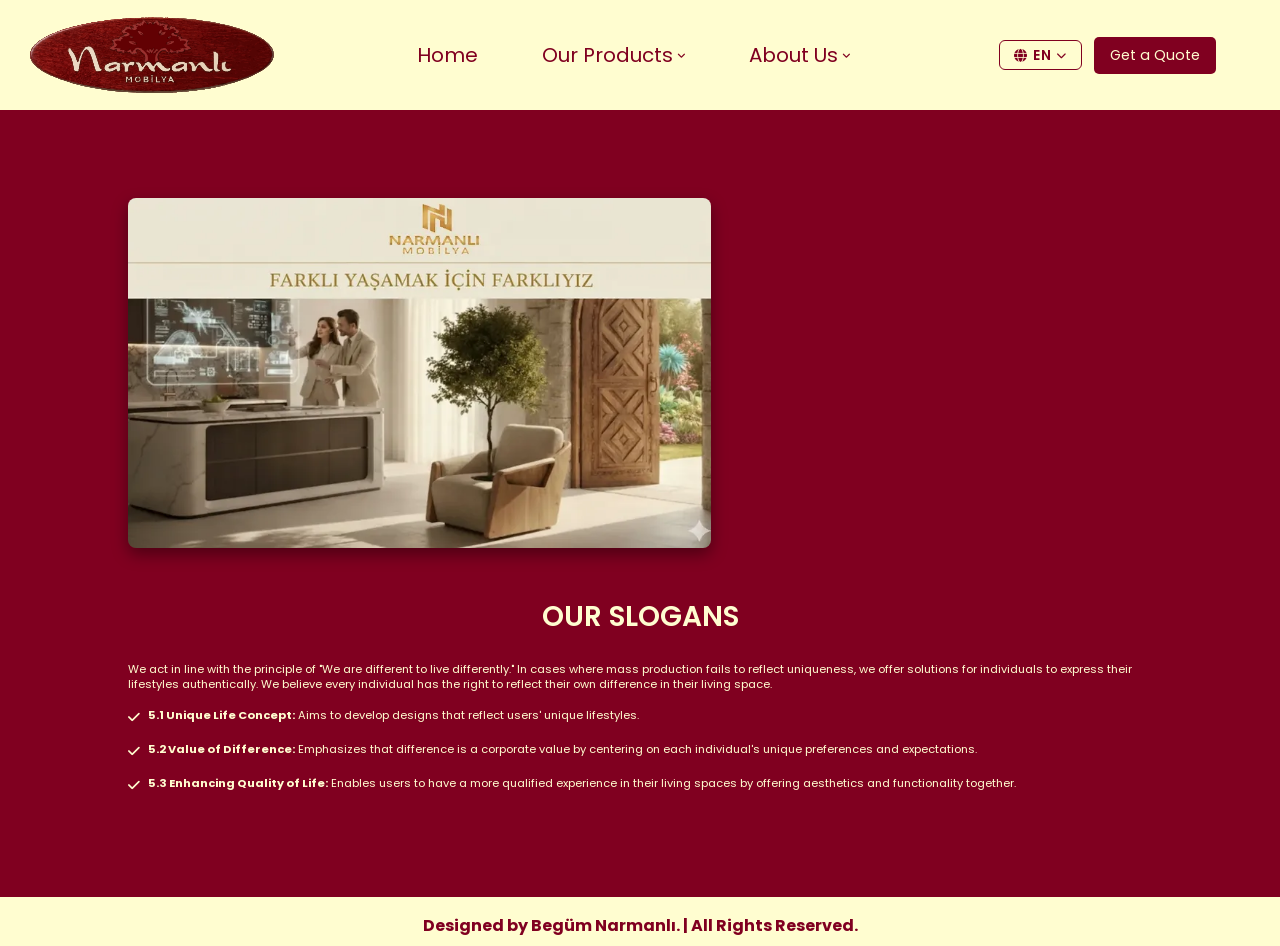
<file: slogan.html>
<!doctype html>
<html lang="tr">
  <head>
    <meta charset="UTF-8" />
    <meta http-equiv="X-UA-Compatible" content="IE=edge" />
    <meta name="viewport" content="width=device-width, initial-scale=1.0" />
    <meta name="description" content="Narmanlı Mobilya - 'Farklı yaşamak için farklıyız.' Kitle üretiminin ötesinde, Antalya'da bireysel yaşam tarzınızı yansıtan özgün ve butik mobilya çözümleri.">
    <link rel="canonical" href="https://narmanlimobilya.com.tr/slogan.html" />
    <link rel="preconnect" href="https://fonts.googleapis.com" />
    <link rel="preconnect" href="https://fonts.gstatic.com" crossorigin />
    <link
      href="https://fonts.googleapis.com/css2?family=Poppins:wght@100;300;400;500;600&display=swap"
      rel="stylesheet"
    />
    <link
      rel="stylesheet"
      href="https://cdnjs.cloudflare.com/ajax/libs/font-awesome/6.1.1/css/all.min.css"
      integrity="sha512-KfkfwYDsLkIlwQp6LFnl8zNdLGxu9YAA1QvwINks4PhcElQSvqcyVLLD9aMhXd13uQjoXtEKNosOWaZqXgel0g=="
      crossorigin="anonymous"
      referrerpolicy="no-referrer"
    />
    <title data-i18n-title-tag="page-title-slogan">
      Sloganımız | Narmanlı Mobilya
    </title>
    <link rel="manifest" href="manifest.json" />
    <link rel="icon" type="image/png" href="resimler/icons/tools.svg" />
    <link rel="apple-touch-icon" href="resimler/icons/tools.svg" />
    <link rel="stylesheet" href="styles/style.css" />
    <link rel="stylesheet" href="styles/products.css" />
  </head>
  <body>
    <header class="header">
      <a href="#" class="logo">
        <img
          src="resimler/hakkimizda/narmanli-logo.svg"
          alt="Narmanlı Mobilya"
        />
      </a>

      <nav class="navbar">
        <a href="index.html" data-i18n="nav-home">Anasayfa</a>

        <div class="dropdown">
          <a href="#" class="dropbtn" data-i18n="nav-products">Ürünlerimiz</a>
          <ul class="dropdown-content">
            <li>
              <a href="products-mutfak.html" data-i18n="nav-mutfak">MUTFAK</a>
            </li>
            <li>
              <a href="products-banyo.html#banyo" data-i18n="nav-banyo"
                >BANYO</a
              >
            </li>
            <li>
              <a href="products-vestiyer.html#vestiyer" data-i18n="nav-vestiyer"
                >VESTİYER</a
              >
            </li>
            <li>
              <a href="products-komodin.html#komodin" data-i18n="nav-komodin"
                >KOMODİN</a
              >
            </li>
            <li>
              <a href="products-gardırop.html#gardirop" data-i18n="nav-gardırop"
                >GARDIROP</a
              >
            </li>
            <li>
              <a href="products-kitaplık.html#kitaplik" data-i18n="nav-kitaplik"
                >KİTAPLIK</a
              >
            </li>
            <li>
              <a href="products-sifonyer.html#sifonyer" data-i18n="nav-sifonyer"
                >ŞİFONYER</a
              >
            </li>
            <li>
              <a
                href="products-dusmeyatak.html#dusme-yatak"
                data-i18n="nav-dusme-yatak"
                >DÜŞME YATAK</a
              >
            </li>
          </ul>
        </div>

        <div class="dropdown">
          <a href="#" class="dropbtn" data-i18n="nav-about">Hakkımızda</a>
          <ul class="dropdown-content">
            <li>
              <a href="kurumsal-ilkeler.html" data-i18n="nav-kurumsal"
                >KURUMSAL İLKELERİMİZ</a
              >
            </li>
            <li><a href="vizyon.html" data-i18n="nav-vizyon">VİZYONUMUZ</a></li>
            <li><a href="misyon.html" data-i18n="nav-misyon">MİSYONUMUZ</a></li>
            <li>
              <a href="urun-konseptleri.html" data-i18n="nav-urun-konsept"
                >ÜRÜN KONSEPTLERİMİZ</a
              >
            </li>
            <li><a href="slogan.html" data-i18n="nav-slogan">SLOGANIMIZ</a></li>
          </ul>
        </div>

        <a
          href="https://wa.me/905057379043"
          target="_blank"
          rel="noopener"
          class="whatsapp-btn whatsapp-mobile"
          data-i18n="nav-whatsapp"
          >Teklif Alın</a
        >
      </nav>

      <div class="header-right">
        <div class="lang-switcher-wrapper">
          <div id="lang-switcher">
            <button
              id="lang-toggle-btn"
              onclick="toggleLangDropdown()"
              aria-label="Dil seç"
            >
              <i class="fas fa-globe"></i>
              <span id="current-lang-label">TR</span>
              <i class="fas fa-chevron-down"></i>
            </button>
            <div id="lang-dropdown" role="menu">
              <button
                class="lang-option active"
                data-lang="tr"
                onclick="setLang('tr')"
                role="menuitem"
              >
                TR
              </button>
              <button
                class="lang-option"
                data-lang="en"
                onclick="setLang('en')"
                role="menuitem"
              >
                EN
              </button>
              <button
                class="lang-option"
                data-lang="ru"
                onclick="setLang('ru')"
                role="menuitem"
              >
                RU
              </button>
            </div>
          </div>
        </div>
        <div id="menu-btn" class="fas fa-bars"></div>
        <a
          href="https://wa.me/905057379043"
          target="_blank"
          rel="noopener"
          class="whatsapp-btn whatsapp-desktop"
          data-i18n="nav-whatsapp"
          >Teklif Alın</a
        >
      </div>
    </header>

    <section class="products" id="sloganlar" data-scroll-color="dark">
      <div class="product-box-container">
        <div class="box-product-item">
          <div class="image-group">
            <div class="image">
              <img
                src="resimler/hakkimizda/slogan.webp"
                width="590"
                height="350"
                loading="lazy"
                alt="Sloganlar"
                data-i18n="[alt]slogans-alt"
              />
            </div>
          </div>
          <div class="product-box-bottom">
            <div class="info">
              <h2 class="product-title" data-i18n="slogans-title">
                SLOGANLARIMIZ
              </h2>
              <p class="urun" data-i18n="slogans-description">
                "Farklı yaşamak için farklıyız" ilkesi doğrultusunda hareket
                ediyoruz. Günümüz kitle üretiminde farklılığın yeterince
                yansıtılamadığı durumlarda, bireylerin kendi yaşam tarzlarını
                özgün biçimde ifade edebilmeleri için çözümler sunuyoruz. Her
                bireyin yaşam alanında kendi farklılığını yansıtma hakkı
                olduğuna inanıyoruz.
              </p>
              <ul
                class="principles-list"
                style="list-style-type: none; padding-left: 0"
              >
                <li class="principle-item">
                  <strong data-i18n="slogans-li1-bold"
                    >5.1 Özgün Yaşam Anlayışı:</strong
                  >
                  <span data-i18n="slogans-li1-text"
                    >Kullanıcıların kendilerine has yaşam tarzlarını yansıtan
                    tasarımlar geliştirmeyi hedefler.</span
                  >
                </li>
                <li class="principle-item">
                  <strong data-i18n="slogans-li2-bold"
                    >5.2 Farklılığın Değeri:</strong
                  >
                  <span data-i18n="slogans-li2-text"
                    >Her bireyin kendine özgü tercih ve beklentilerini merkeze
                    alarak farklılığın kurumsal bir değer olduğunu
                    vurgular.</span
                  >
                </li>
                <li class="principle-item">
                  <strong data-i18n="slogans-li3-bold"
                    >5.3 Yaşam Kalitesini Yükseltme:</strong
                  >
                  <span data-i18n="slogans-li3-text"
                    >Estetik ve fonksiyonelliği bir arada sunarak kullanıcıların
                    yaşam alanlarında daha nitelikli bir deneyim elde etmesini
                    sağlar.</span
                  >
                </li>
              </ul>
            </div>
          </div>
        </div>
      </div>
    </section>

    <section class="product-footer" data-scroll-color="dark">
      <div class="product-credit">
        <span data-i18n="product-footer"
          >Begüm Narmanlı tarafından tasarlanmıştır. | Tüm Hakları
          Saklıdır.</span
        >
      </div>
    </section>

    <button id="backToTop">
      <i class="fas fa-tools"></i>
    </button>

    <script src="js/script.js"></script>
    <script src="js/lang.js"></script>
  </body>
</html>
</file>
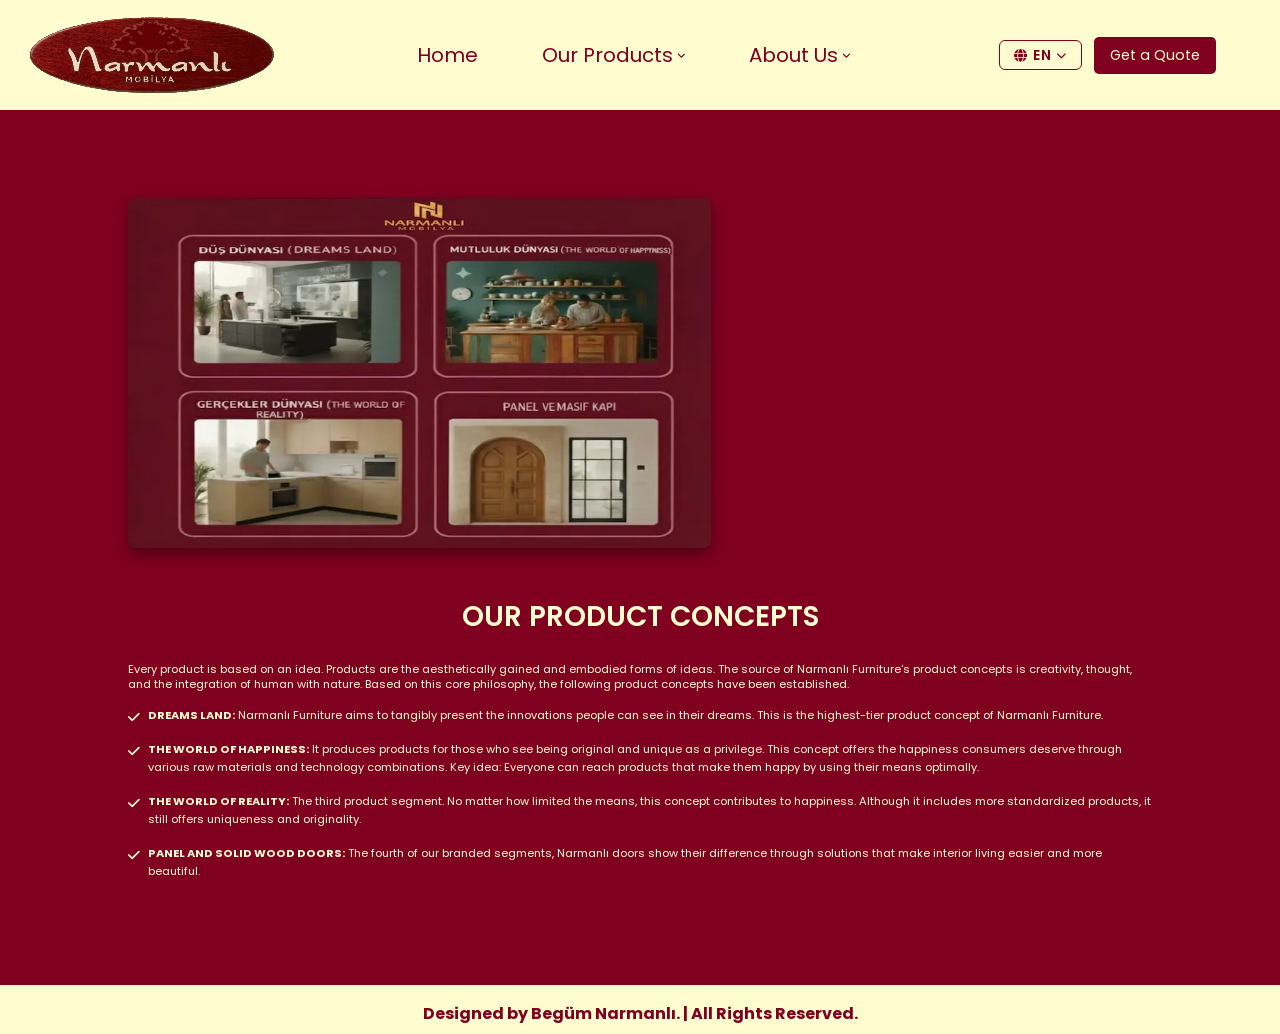
<file: urun-konseptleri.html>
<!doctype html>
<html lang="tr">
  <head>
    <meta charset="UTF-8" />
    <meta http-equiv="X-UA-Compatible" content="IE=edge" />
    <meta name="viewport" content="width=device-width, initial-scale=1.0" />
    <meta name="description" content="Narmanlı Mobilya Ürün Konseptleri: Düş, Mutluluk ve Gerçekler Dünyası segmentleriyle Antalya'da yaratıcı, estetik ve her bütçeye uygun özgün mobilya çözümleri.">
    <link rel="canonical" href="https://narmanlimobilya.com.tr/urun-konseptleri.html" />
    <link rel="preconnect" href="https://fonts.googleapis.com" />
    <link rel="preconnect" href="https://fonts.gstatic.com" crossorigin />
    <link
      href="https://fonts.googleapis.com/css2?family=Poppins:wght@100;300;400;500;600&display=swap"
      rel="stylesheet"
    />
    <link
      rel="stylesheet"
      href="https://cdnjs.cloudflare.com/ajax/libs/font-awesome/6.1.1/css/all.min.css"
      integrity="sha512-KfkfwYDsLkIlwQp6LFnl8zNdLGxu9YAA1QvwINks4PhcElQSvqcyVLLD9aMhXd13uQjoXtEKNosOWaZqXgel0g=="
      crossorigin="anonymous"
      referrerpolicy="no-referrer"
    />
    <title data-i18n-title-tag="page-title-urun">
      Ürün Konseptlerimiz | Narmanlı Mobilya
    </title>
    <link rel="manifest" href="manifest.json" />
    <link rel="icon" type="image/png" href="resimler/icons/tools.svg" />
    <link rel="apple-touch-icon" href="resimler/icons/tools.svg" />
    <link rel="stylesheet" href="styles/style.css" />
    <link rel="stylesheet" href="styles/products.css" />
  </head>
  <body>
    <header class="header">
      <a href="#" class="logo">
        <img
          src="resimler/hakkimizda/narmanli-logo.svg"
          alt="Narmanlı Mobilya"
        />
      </a>

      <nav class="navbar">
        <a href="index.html" data-i18n="nav-home">Anasayfa</a>

        <div class="dropdown">
          <a href="#" class="dropbtn" data-i18n="nav-products">Ürünlerimiz</a>
          <ul class="dropdown-content">
            <li>
              <a href="products-mutfak.html" data-i18n="nav-mutfak">MUTFAK</a>
            </li>
            <li>
              <a href="products-banyo.html#banyo" data-i18n="nav-banyo"
                >BANYO</a
              >
            </li>
            <li>
              <a href="products-vestiyer.html#vestiyer" data-i18n="nav-vestiyer"
                >VESTİYER</a
              >
            </li>
            <li>
              <a href="products-komodin.html#komodin" data-i18n="nav-komodin"
                >KOMODİN</a
              >
            </li>
            <li>
              <a href="products-gardırop.html#gardirop" data-i18n="nav-gardırop"
                >GARDIROP</a
              >
            </li>
            <li>
              <a href="products-kitaplık.html#kitaplik" data-i18n="nav-kitaplik"
                >KİTAPLIK</a
              >
            </li>
            <li>
              <a href="products-sifonyer.html#sifonyer" data-i18n="nav-sifonyer"
                >ŞİFONYER</a
              >
            </li>
            <li>
              <a
                href="products-dusmeyatak.html#dusme-yatak"
                data-i18n="nav-dusme-yatak"
                >DÜŞME YATAK</a
              >
            </li>
          </ul>
        </div>

        <div class="dropdown">
          <a href="#" class="dropbtn" data-i18n="nav-about">Hakkımızda</a>
          <ul class="dropdown-content">
            <li>
              <a href="kurumsal-ilkeler.html" data-i18n="nav-kurumsal"
                >KURUMSAL İLKELERİMİZ</a
              >
            </li>
            <li><a href="vizyon.html" data-i18n="nav-vizyon">VİZYONUMUZ</a></li>
            <li><a href="misyon.html" data-i18n="nav-misyon">MİSYONUMUZ</a></li>
            <li>
              <a href="urun-konseptleri.html" data-i18n="nav-urun-konsept"
                >ÜRÜN KONSEPTLERİMİZ</a
              >
            </li>
            <li><a href="slogan.html" data-i18n="nav-slogan">SLOGANIMIZ</a></li>
          </ul>
        </div>

        <a
          href="https://wa.me/905057379043"
          target="_blank"
          rel="noopener"
          class="whatsapp-btn whatsapp-mobile"
          data-i18n="nav-whatsapp"
          >Teklif Alın</a
        >
      </nav>

      <div class="header-right">
        <div class="lang-switcher-wrapper">
          <div id="lang-switcher">
            <button
              id="lang-toggle-btn"
              onclick="toggleLangDropdown()"
              aria-label="Dil seç"
            >
              <i class="fas fa-globe"></i>
              <span id="current-lang-label">TR</span>
              <i class="fas fa-chevron-down"></i>
            </button>
            <div id="lang-dropdown" role="menu">
              <button
                class="lang-option active"
                data-lang="tr"
                onclick="setLang('tr')"
                role="menuitem"
              >
                TR
              </button>
              <button
                class="lang-option"
                data-lang="en"
                onclick="setLang('en')"
                role="menuitem"
              >
                EN
              </button>
              <button
                class="lang-option"
                data-lang="ru"
                onclick="setLang('ru')"
                role="menuitem"
              >
                RU
              </button>
            </div>
          </div>
        </div>
        <div id="menu-btn" class="fas fa-bars"></div>
        <a
          href="https://wa.me/905057379043"
          target="_blank"
          rel="noopener"
          class="whatsapp-btn whatsapp-desktop"
          data-i18n="nav-whatsapp"
          >Teklif Alın</a
        >
      </div>
    </header>

    <section class="products" id="urun-konseptleri" data-scroll-color="dark">
      <div class="product-box-container">
        <div class="box-product-item">
          <div class="image-group">
            <div class="image">
              <img
                src="resimler/hakkimizda/urun-konsepti.webp"
                width="590"
                height="350"
                loading="lazy"
                alt="Ürün Konseptleri"
                data-i18n="[alt]concepts-alt"
              />
            </div>
          </div>
          <div class="product-box-bottom">
            <div class="info">
              <h2 class="product-title" data-i18n="concepts-title">
                ÜRÜN KONSEPTLERİMİZ
              </h2>
              <p class="urun" data-i18n="concepts-description">
                Her ürün bir fikre dayanmaktadır. Ürünler, fikirlerin estetik
                kazanmış ve somutlaşmış hâlleridir. Narmanlı Mobilya’nın ürün
                konseptlerinin kaynağı; yaratıcılık, düşünce ve insanın doğayla
                bütünleşmesidir. Bu temel düşünceden hareketle aşağıdaki ürün
                konseptleri oluşturulmuştur.
              </p>
              <ul
                class="principles-list"
                style="list-style-type: none; padding-left: 0"
              >
                <li class="principle-item">
                  <strong data-i18n="concepts-li1-bold"
                    >DÜŞ DÜNYASI (DREAMS LAND):</strong
                  >
                  <span data-i18n="concepts-li1-text"
                    >Narmanlı Mobilya bu ürün konseptini oluştururken insanların
                    hayallerinde görebilecekleri yenilikleri somut olarak
                    sunmayı amaçlar. Narmanlı Mobilya’nın en üst düzey ürün
                    konseptidir.</span
                  >
                </li>
                <li class="principle-item">
                  <strong data-i18n="concepts-li2-bold"
                    >MUTLULUK DÜNYASI (THE WORLD OF HAPPINESS):</strong
                  >
                  <span data-i18n="concepts-li2-text"
                    >İnsanların orijinal ve benzersiz olmayı kendilerine önemli
                    ayrıcalık olarak gördükleri ve taklit edilemeyecek
                    icraatları gerçekleştirmekten hoşlandıkları durumlara cevap
                    verecek ürünler üretir. Bu konsept, tüketicilerin hak ettiği
                    mutluluk ve farklı hammadde, teknoloji ve malzeme
                    kombinasyonları sunar. Temel espri: Her insan, elindeki
                    ekonomik imkanları optimal kullanarak kendini ve çevresini
                    mutlu edecek ürünlere ulaşabilir.</span
                  >
                </li>
                <li class="principle-item">
                  <strong data-i18n="concepts-li3-bold"
                    >GERÇEKLER DÜNYASI (THE WORLD OF REALITY):</strong
                  >
                  <span data-i18n="concepts-li3-text"
                    >Üçüncü ürün segmentidir. Günümüzde dar gelirli insanların
                    ekonomik imkanlarının kısıtlı olmasına rağmen belirli
                    ürünlerden satın alarak ihtiyaçlarını karşılamaya
                    çalışmalarıdır. Elimizdeki imkanlar ne kadar kısıtlı olursa
                    olsun, Gerçekler Dünyası ürün konsepti ile mutluluklara
                    katkıda bulunur. Daha çok standardize edilmiş ürünler yer
                    almasına rağmen insanlara farklılık ve orijinallik
                    sunar.</span
                  >
                </li>
                <li class="principle-item">
                  <strong data-i18n="concepts-li4-bold"
                    >PANEL VE MASİF KAPI:</strong
                  >
                  <span data-i18n="concepts-li4-text"
                    >Markalı ürün segmentimizin dördüncüsü olan Narmanlı kapı,
                    iç mekanın yaşamını kolaylaştıran ve güzelleştiren çözümleri
                    ile farkını bu alanda da gösterir.</span
                  >
                </li>
              </ul>
            </div>
          </div>
        </div>
      </div>
    </section>

    <section class="product-footer" data-scroll-color="dark">
      <div class="product-credit">
        <span data-i18n="product-footer"
          >Begüm Narmanlı tarafından tasarlanmıştır. | Tüm Hakları
          Saklıdır.</span
        >
      </div>
    </section>

    <button id="backToTop">
      <i class="fas fa-tools"></i>
    </button>

    <script src="js/script.js"></script>
    <script src="js/lang.js"></script>
  </body>
</html>
</file>
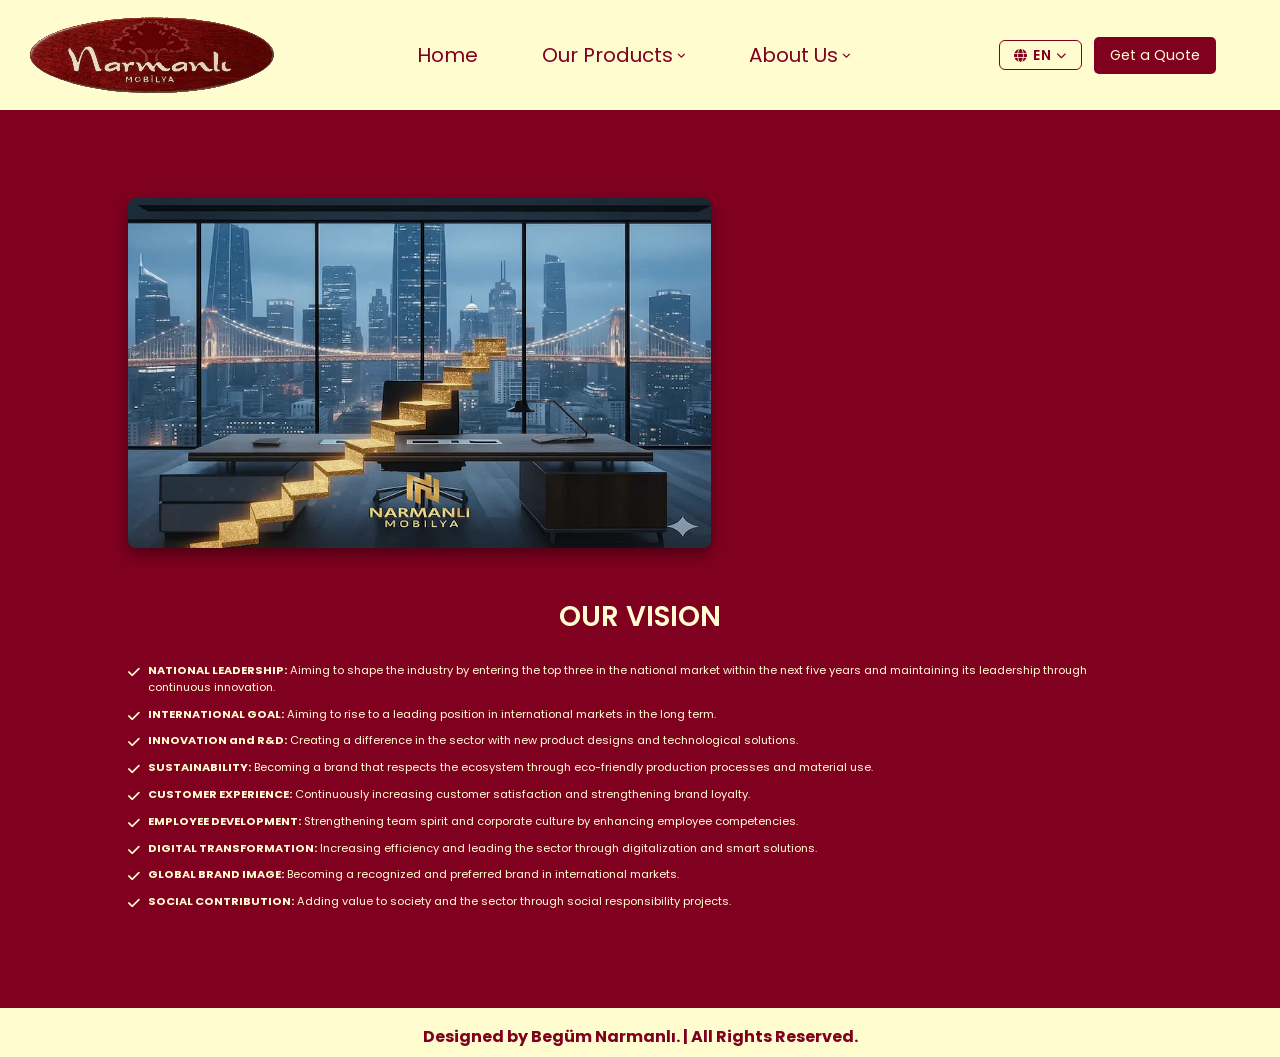
<file: vizyon.html>
<!doctype html>
<html lang="tr">
  <head>
    <meta charset="UTF-8" />
    <meta http-equiv="X-UA-Compatible" content="IE=edge" />
    <meta name="viewport" content="width=device-width, initial-scale=1.0" />
    <meta name="description" content="Narmanlı Mobilya Vizyonu: İnovasyon, sürdürülebilirlik ve dijital dönüşümle mobilya sektöründe ulusal liderlik ve global marka olma hedeflerimiz.">
    <link rel="canonical" href="https://narmanlimobilya.com.tr/vizyon.html" />
    <link rel="preconnect" href="https://fonts.googleapis.com" />
    <link rel="preconnect" href="https://fonts.gstatic.com" crossorigin />
    <link
      href="https://fonts.googleapis.com/css2?family=Poppins:wght@100;300;400;500;600&display=swap"
      rel="stylesheet"
    />
    <link
      rel="stylesheet"
      href="https://cdnjs.cloudflare.com/ajax/libs/font-awesome/6.1.1/css/all.min.css"
      integrity="sha512-KfkfwYDsLkIlwQp6LFnl8zNdLGxu9YAA1QvwINks4PhcElQSvqcyVLLD9aMhXd13uQjoXtEKNosOWaZqXgel0g=="
      crossorigin="anonymous"
      referrerpolicy="no-referrer"
    />
    <title data-i18n-title-tag="page-title-vizyon">
      Vizyonumuz | Narmanlı Mobilya
    </title>
    <link rel="manifest" href="manifest.json" />
    <link rel="icon" type="image/png" href="resimler/icons/tools.svg" />
    <link rel="apple-touch-icon" href="resimler/icons/tools.svg" />
    <link rel="stylesheet" href="styles/style.css" />
    <link rel="stylesheet" href="styles/products.css" />
  </head>
  <body>
    <header class="header">
      <a href="#" class="logo">
        <img
          src="resimler/hakkimizda/narmanli-logo.svg"
          alt="Narmanlı Mobilya"
        />
      </a>

      <nav class="navbar">
        <a href="index.html" data-i18n="nav-home">Anasayfa</a>

        <div class="dropdown">
          <a href="#" class="dropbtn" data-i18n="nav-products">Ürünlerimiz</a>
          <ul class="dropdown-content">
            <li>
              <a href="products-mutfak.html" data-i18n="nav-mutfak">MUTFAK</a>
            </li>
            <li>
              <a href="products-banyo.html#banyo" data-i18n="nav-banyo"
                >BANYO</a
              >
            </li>
            <li>
              <a href="products-vestiyer.html#vestiyer" data-i18n="nav-vestiyer"
                >VESTİYER</a
              >
            </li>
            <li>
              <a href="products-komodin.html#komodin" data-i18n="nav-komodin"
                >KOMODİN</a
              >
            </li>
            <li>
              <a href="products-gardırop.html#gardirop" data-i18n="nav-gardırop"
                >GARDIROP</a
              >
            </li>
            <li>
              <a href="products-kitaplık.html#kitaplik" data-i18n="nav-kitaplik"
                >KİTAPLIK</a
              >
            </li>
            <li>
              <a href="products-sifonyer.html#sifonyer" data-i18n="nav-sifonyer"
                >ŞİFONYER</a
              >
            </li>
            <li>
              <a
                href="products-dusmeyatak.html#dusme-yatak"
                data-i18n="nav-dusme-yatak"
                >DÜŞME YATAK</a
              >
            </li>
          </ul>
        </div>

        <div class="dropdown">
          <a href="#" class="dropbtn" data-i18n="nav-about">Hakkımızda</a>
          <ul class="dropdown-content">
            <li>
              <a href="kurumsal-ilkeler.html" data-i18n="nav-kurumsal"
                >KURUMSAL İLKELERİMİZ</a
              >
            </li>
            <li><a href="vizyon.html" data-i18n="nav-vizyon">VİZYONUMUZ</a></li>
            <li><a href="misyon.html" data-i18n="nav-misyon">MİSYONUMUZ</a></li>
            <li>
              <a href="urun-konseptleri.html" data-i18n="nav-urun-konsept"
                >ÜRÜN KONSEPTLERİMİZ</a
              >
            </li>
            <li><a href="slogan.html" data-i18n="nav-slogan">SLOGANIMIZ</a></li>
          </ul>
        </div>

        <a
          href="https://wa.me/905057379043"
          target="_blank"
          rel="noopener"
          class="whatsapp-btn whatsapp-mobile"
          data-i18n="nav-whatsapp"
          >Teklif Alın</a
        >
      </nav>

      <div class="header-right">
        <div class="lang-switcher-wrapper">
          <div id="lang-switcher">
            <button
              id="lang-toggle-btn"
              onclick="toggleLangDropdown()"
              aria-label="Dil seç"
            >
              <i class="fas fa-globe"></i>
              <span id="current-lang-label">TR</span>
              <i class="fas fa-chevron-down"></i>
            </button>
            <div id="lang-dropdown" role="menu">
              <button
                class="lang-option active"
                data-lang="tr"
                onclick="setLang('tr')"
                role="menuitem"
              >
                TR
              </button>
              <button
                class="lang-option"
                data-lang="en"
                onclick="setLang('en')"
                role="menuitem"
              >
                EN
              </button>
              <button
                class="lang-option"
                data-lang="ru"
                onclick="setLang('ru')"
                role="menuitem"
              >
                RU
              </button>
            </div>
          </div>
        </div>
        <div id="menu-btn" class="fas fa-bars"></div>
        <a
          href="https://wa.me/905057379043"
          target="_blank"
          rel="noopener"
          class="whatsapp-btn whatsapp-desktop"
          data-i18n="nav-whatsapp"
          >Teklif Alın</a
        >
      </div>
    </header>

    <section class="products" id="Vizyon" data-scroll-color="dark">
      <div class="product-box-container">
        <div class="box-product-item">
          <div class="image-group">
            <div class="image">
              <img
                src="resimler/hakkimizda/vizyon.webp"
                width="590"
                height="350"
                loading="lazy"
                alt="Vizyonumuz"
                data-i18n="[alt]vision-alt"
              />
            </div>
          </div>
          <div class="product-box-bottom">
            <div class="info">
              <h2 class="product-title" data-i18n="vision-title">VİZYONUMUZ</h2>
              <ul
                class="principles-list"
                style="list-style-type: none; padding-left: 0"
              >
                <li class="principle-item">
                  <strong data-i18n="vision-li1-bold">ULUSAL LİDERLİK:</strong>
                  <span data-i18n="vision-li1-text"
                    >Doğal sınıfında önümüzdeki beş yıl içinde ulusal pazarda
                    ilk üçe girerek sektöre yön vermeyi ve liderliğini koruyarak
                    yenilikçi yapısını sürdürmeyi hedeflemektedir.</span
                  >
                </li>
                <li class="principle-item">
                  <strong data-i18n="vision-li2-bold"
                    >ULUSLARARASI HEDEF:</strong
                  >
                  <span data-i18n="vision-li2-text"
                    >Uzun vadede uluslararası pazarlarda da lider konuma
                    yükselmeyi amaçlamaktadır.</span
                  >
                </li>
                <li class="principle-item">
                  <strong data-i18n="vision-li3-bold"
                    >İNOVASYON ve AR-GE:</strong
                  >
                  <span data-i18n="vision-li3-text"
                    >Yeni ürün tasarımları ve teknolojik çözümlerle sektörde
                    fark yaratmak.</span
                  >
                </li>
                <li class="principle-item">
                  <strong data-i18n="vision-li4-bold"
                    >SÜRDÜRÜLEBİLİRLİK:</strong
                  >
                  <span data-i18n="vision-li4-text"
                    >Çevre dostu üretim süreçleri ve malzeme kullanımı ile
                    ekosisteme saygılı bir marka olmak.</span
                  >
                </li>
                <li class="principle-item">
                  <strong data-i18n="vision-li5-bold">MÜŞTERİ DENEYİMİ:</strong>
                  <span data-i18n="vision-li5-text"
                    >Müşteri memnuniyetini sürekli artırmak ve marka bağlılığını
                    güçlendirmek.</span
                  >
                </li>
                <li class="principle-item">
                  <strong data-i18n="vision-li6-bold">ÇALIŞAN GELİŞİMİ:</strong>
                  <span data-i18n="vision-li6-text"
                    >Çalışanların yetkinliklerini artırarak takım ruhunu ve
                    kurumsal kültürü güçlendirmek.</span
                  >
                </li>
                <li class="principle-item">
                  <strong data-i18n="vision-li7-bold">DİJİTAL DÖNÜŞÜM:</strong>
                  <span data-i18n="vision-li7-text"
                    >Dijitalleşme ve akıllı çözümlerle verimliliği artırmak ve
                    sektörde öncü olmak.</span
                  >
                </li>
                <li class="principle-item">
                  <strong data-i18n="vision-li8-bold"
                    >GLOBAL MARKA İMAJI:</strong
                  >
                  <span data-i18n="vision-li8-text"
                    >Uluslararası pazarlarda tanınan ve tercih edilen bir marka
                    olmak.</span
                  >
                </li>
                <li class="principle-item">
                  <strong data-i18n="vision-li9-bold">TOPLUMSAL KATKI:</strong>
                  <span data-i18n="vision-li9-text"
                    >Sosyal sorumluluk projeleriyle topluma ve sektöre değer
                    katmak.</span
                  >
                </li>
              </ul>
            </div>
          </div>
        </div>
      </div>
    </section>

    <section class="product-footer" data-scroll-color="dark">
      <div class="product-credit">
        <span data-i18n="product-footer"
          >Begüm Narmanlı tarafından tasarlanmıştır. | Tüm Hakları
          Saklıdır.</span
        >
      </div>
    </section>

    <button id="backToTop">
      <i class="fas fa-tools"></i>
    </button>

    <script src="js/script.js"></script>
    <script src="js/lang.js"></script>
  </body>
</html>
</file>
<file: styles/style.css>
:root {
  --main-color: #800020;
  --black-color: #fffdd0;
  --border: 0.1rem solid rgba(255, 255, 255, 0.4);
}

* {
  font-family: "Poppins", sans-serif;
  font-display: swap;
  margin: 0;
  padding: 0;
  box-sizing: border-box;
  outline: none;
  border: none;
  text-decoration: none;
  transition: 0.2s ease;
}

html {
  font-size: 55%;
  scroll-padding-top: 9rem;
  scroll-behavior: smooth;
  overflow-x: hidden;
}

html::-webkit-scrollbar {
  width: 0.8rem;
  background-color: var(--black-color);
}

html::-webkit-scrollbar-track {
  background-color: transparent;
}

html::-webkit-scrollbar-thumb {
  border-radius: 3rem;
  background-color: var(--main-color);
}

body {
  background-color: var(--main-color);
  overflow-x: hidden;
}

[data-i18n] {
  visibility: hidden;
}

section {
  padding: 3.5rem 7%;
}

a {
  color: var(--black-color);
  text-decoration: none;
}

.btn {
  margin-top: 1rem;
  display: inline-block;
  padding: 0.5rem 2rem;
  border-radius: 1rem;
  font-size: 1.5rem;
  color: var(--black-color);
  background-color: var(--main-color);
  cursor: pointer;
}

.heading {
  color: var(--black-color);
  text-transform: uppercase;
  font-size: 4rem;
  margin-bottom: 3.5rem;
  border-bottom: 0.1rem solid var(--black-color);
}

.heading span {
  color: var(--black-color);
  text-transform: uppercase;
}

.search-input {
  font-size: 1.6rem;
  color: var(--black-color);
  padding: 1rem;
  text-transform: none;
  border-radius: 3rem;
}

#backToTop {
  position: fixed;
  bottom: 8px;
  right: 8px;
  width: 35px;
  height: 35px;
  border: none;
  border-radius: 50%;
  background-color: transparent;
  color: inherit;
  font-size: 14px;
  cursor: pointer;
  display: none;
  align-items: center;
  justify-content: center;
  box-shadow: 0 4px 8px rgba(0, 0, 0, 0.3);
  transition:
    background-color 0.3s,
    color 0.3s,
    transform 0.3s,
    opacity 0.3s;
  z-index: 1000;
}

body.no-scroll,
html.no-scroll {
  overflow: hidden;
  position: fixed;
  width: 100%;
}

.header {
  background-color: var(--black-color);
  display: flex;
  align-items: center;
  justify-content: space-between;
  padding: 0.3rem 5% 0.3rem 2%;
  margin: 0;
  border-radius: 0;
  position: sticky;
  top: 0;
  z-index: 1000;
  gap: 1rem;
}

.header .logo img {
  width: 150px !important;
  height: 65px !important;
  display: block;
  object-fit: contain;
}

#menu-btn {
  display: block;
  cursor: pointer;
  font-size: 2.5rem;
  color: var(--main-color);
}

.header-right {
  display: flex;
  align-items: center;
  gap: 1.5rem;
}

.header .navbar {
  position: absolute;
  top: 100%;
  right: -100%;
  background-color: var(--black-color);
  height: calc(100vh - 80px);
  width: 100vw;
  display: block;
  transition: right 0.5s ease-out;
  border: 2px solid var(--main-color);
  overflow-y: auto;
}

.header .navbar.active {
  right: 0;
}

.header .navbar > a {
  display: flex;
  align-items: center;
  justify-content: space-between;
  padding: 2rem 2rem;
  border-bottom: 1px solid var(--main-color);
  margin: 0;
  font-size: 2.5rem;
  color: var(--main-color);
  text-decoration: none;
}

.header .navbar > a::after {
  content: "\f105";
  font-family: "Font Awesome 5 Free";
  font-weight: 900;
  margin-left: 0.5rem;
  color: inherit;
  font-size: 1.2rem;
}

.header .navbar .dropdown {
  border-bottom: 1px solid var(--main-color);
}

.header .navbar .dropdown .dropbtn {
  display: flex;
  align-items: center;
  justify-content: space-between;
  width: 100%;
  padding: 2rem 2rem;
  margin: 0;
  font-size: 2.5rem;
  color: var(--main-color);
  background: none;
  border: none;
  cursor: pointer;
  text-decoration: none;
  text-align: left;
}

.header .navbar .dropdown .dropbtn::after {
  content: "\f105";
  font-family: "Font Awesome 5 Free";
  font-weight: 900;
  margin-left: 0.5rem;
  color: inherit;
  font-size: 1.2rem;
  transition: transform 0.3s ease;
}

.header .navbar .dropdown.active .dropbtn::after {
  transform: rotate(90deg);
}

.dropdown-content {
  display: none;
  background-color: var(--main-color);
  list-style-type: none;
  padding: 0;
  margin: 0;
  max-height: 0;
  overflow: hidden;
  transition: max-height 0.5s ease-out;
}

.header .navbar .dropdown.active .dropdown-content {
  display: block;
  max-height: 500px;
}

.dropdown-content li {
  list-style: none;
}

.dropdown-content a {
  display: block;
  padding: 1.5rem 2rem;
  padding-left: 4rem;
  color: var(--black-color);
  text-decoration: none;
  font-size: 2rem;
  border-bottom: 1px solid var(--black-color);
  transition:
    background-color 0.3s ease,
    padding-left 0.3s ease;
}

.dropdown-content a:hover {
  background-color: rgba(139, 0, 0, 0.1);
  padding-left: 4.5rem;
}

.dropdown-content li:last-child a {
  border-bottom: none;
}

.dropdown-content a::after {
  content: none;
}

.whatsapp-desktop {
  display: none;
}

.whatsapp-mobile {
  background-color: var(--main-color);
  color: var(--black-color) !important;
  width: 15rem;
  border-radius: 5px;
  border-bottom: none;
  transform: translateY(0);
  transition: all 0.2s ease-in;
  text-align: center !important;
  margin-top: 20px !important;
  padding: 1rem !important;
  display: block;
  margin-left: 2rem !important;
  margin-right: auto !important;
}

.whatsapp-mobile::after {
  content: none !important;
}

.header .navbar > a.whatsapp-mobile::after {
  content: none !important;
}

.header .search-form {
  position: absolute;
  top: 115%;
  right: 7%;
  background-color: var(--black-color);
  width: 50rem;
  height: 5rem;
  display: flex;
  align-items: center;
  border-radius: 3rem;
  box-shadow: 0px 0px 25px 2px rgb(0 0 0 / 75%);
  transform: scaleY(0);
}

.header .search-form.active {
  transform: scaleY(1);
}

.header .search-form i {
  cursor: pointer;
  font-size: 2.2rem;
  margin-right: 1.5rem;
  color: var(--black-color);
}

.header .search-form input {
  width: 100%;
}

.lang-switcher-wrapper {
  display: flex;
  align-items: center;
  flex-shrink: 0;
}

#lang-switcher {
  position: relative;
  display: inline-flex;
  align-items: center;
}

#lang-toggle-btn {
  display: flex;
  align-items: center;
  gap: 5px;
  background: transparent;
  border: 1.5px solid var(--main-color) !important;
  color: var(--main-color);
  padding: 6px 12px;
  border-radius: 6px;
  cursor: pointer;
  font-size: 13px;
  font-weight: 600;
  letter-spacing: 0.05em;
  transition:
    background 0.2s,
    border-color 0.2s;
  white-space: nowrap;
  line-height: 1;
}

#lang-toggle-btn:hover {
  background: rgba(128, 0, 32, 0.08);
}

#lang-toggle-btn .fa-globe {
  font-size: 13px;
}

#lang-toggle-btn .fa-chevron-down {
  font-size: 10px;
  transition: transform 0.2s;
}

#lang-switcher.open #lang-toggle-btn .fa-chevron-down {
  transform: rotate(180deg);
}

#lang-dropdown {
  display: none;
  position: absolute;
  top: calc(100% + 6px);
  right: 0;
  background: var(--black-color);
  border: 1.5px solid var(--main-color) !important;
  border-radius: 8px;
  box-shadow: 0 8px 24px rgba(128, 0, 32, 0.15);
  overflow: hidden;
  min-width: 80px;
  flex-direction: column;
  z-index: 9999;
}

#lang-switcher.open #lang-dropdown {
  display: flex;
}

.lang-option {
  padding: 9px 18px;
  font-size: 13px;
  font-weight: 600;
  letter-spacing: 0.04em;
  cursor: pointer;
  color: var(--main-color);
  background: transparent;
  border: none !important;
  text-align: center;
  transition: background 0.15s;
  font-family: "Poppins", sans-serif;
}

.lang-option:hover {
  background: rgba(128, 0, 32, 0.08);
}

.lang-option.active {
  background: var(--main-color);
  color: var(--black-color);
}

.home {
  position: relative;
  min-height: 22vh;
  display: flex;
  align-items: center;
  justify-content: center;
  overflow: hidden;
}

.home video.bg-video {
  position: absolute;
  top: 0;
  left: 0;
  width: 100%;
  height: 100%;
  object-fit: cover;
  z-index: -1;
}

.home .content {
  max-width: 60rem;
  position: relative;
  z-index: 1;
}

.features {
  padding: 4rem 5%;
  text-align: center;
  background: var(--main-color);
}

.features-header h2 {
  font-size: 2.5rem;
  color: var(--black-color);
  margin-bottom: 1rem;
  font-weight: bold;
}

.features-header p {
  max-width: 60rem;
  margin: 0 auto 3rem;
  font-size: 1.6rem;
  color: var(--black-color);
  line-height: 1.8;
}

.features-grid {
  display: grid;
  grid-template-columns: repeat(auto-fit, minmax(250px, 1fr));
  gap: 2rem;
  padding: 0 1rem;
}

.feature-box {
  background: var(--black-color);
  border: 2px solid rgba(0, 0, 0, 0.1);
  border-radius: 10px;
  padding: 2rem;
  transition: transform 0.3s ease;
}

.feature-box:hover {
  transform: translateY(-10px);
  box-shadow: 0 8px 20px rgba(139, 0, 0, 0.3);
}

.feature-box i {
  font-size: 3.5rem;
  color: var(--main-color);
  margin-bottom: 1rem;
}

.feature-box h3 {
  font-size: 2rem;
  margin-bottom: 1rem;
  color: var(--main-color);
}

.feature-box p {
  font-size: 1.5rem;
  color: var(--main-color);
  line-height: 1.6;
  opacity: 0.9;
}

.menu {
  padding: 3rem 5%;
  text-align: center;
  background: var(--black-color);
  color: var(--main-color);
}

.menu .heading {
  font-size: 2.8rem;
  font-weight: bold;
  text-align: center;
  margin-bottom: 1rem;
  padding-bottom: 0.5rem;
  border-bottom: 2px solid var(--main-color);
  display: inline-block;
  color: var(--main-color);
  border-bottom: 3px solid var(--main-color);
}

.menu > p {
  font-size: 1.6rem;
  color: var(--main-color);
  opacity: 0.9;
  max-width: 70rem;
  margin: 1rem auto 4rem auto;
  text-align: center;
  line-height: 1.8;
}

.box-container {
  display: grid;
  grid-template-columns: repeat(auto-fit, minmax(280px, 1fr));
  gap: 2.5rem;
  padding: 0 1rem;
}

.box {
  background: var(--black-color);
  border-radius: 10px;
  overflow: hidden;
  transition:
    transform 0.3s ease,
    box-shadow 0.3s ease;
  box-shadow: 0 12px 25px rgba(92, 0, 17, 0.4);
}

.box:hover {
  transform: translateY(-8px);
  box-shadow: 0 8px 20px rgba(92, 0, 17, 0.4);
}

.box-head img {
  width: 100%;
  height: 200px;
  object-fit: cover;
  display: block;
  border-radius: 10px;
}

.box-head {
  padding: 1rem;
}

.menu-category {
  display: inline-block;
  font-size: 0.9rem;
  font-weight: bold;
  color: var(--main-color);
  margin-bottom: 0.5rem;
  text-transform: uppercase;
}

.box-head h3 {
  font-size: 1.9rem;
  color: var(--main-color);
  margin-top: 2.5rem;
}

.box-text {
  font-size: 1.5rem;
  color: var(--main-color);
  line-height: 1.6;
  margin: 1rem 0 1.5rem 0;
  opacity: 0.95;
}

.koleksiyon-btn {
  display: inline-block;
  background-color: var(--main-color);
  color: var(--black-color);
  padding: 0.5rem 2rem;
  font-size: 1.5rem;
  border-radius: 1rem;
  transition: all 0.3s ease-in-out;
  margin-bottom: 2rem;
}

.about .heading {
  font-size: 2.8rem;
  color: var(--black-color);
  text-align: center;
  margin-bottom: 3rem;
  font-weight: bold;
  border-bottom: 3px solid var(--black-color);
}

.about .row {
  display: flex;
  flex-wrap: wrap;
  gap: 1rem;
  align-items: center;
}

.about .row .image {
  flex: 1 1 45rem;
}

.about .row img {
  width: 100%;
  border-radius: 10px;
  box-shadow: 0 5px 15px rgba(0, 0, 0, 0.2);
}

.about .row .content {
  flex: 1 1 45rem;
  display: flex;
  flex-direction: column;
  align-items: center;
}

.about .row .content h3 {
  font-size: 2.5rem;
  color: var(--black-color);
  margin-bottom: 1.5rem;
  font-weight: bold;
  text-align: center;
}

.about .row .content p {
  font-size: 1.6rem;
  color: var(--black-color);
  margin-bottom: 1.5rem;
  line-height: 1.8;
  opacity: 0.9;
  text-align: center;
}

.kesfet-btn {
  display: inline-block;
  background-color: var(--black-color);
  color: var(--main-color);
  padding: 1rem 2.5rem;
  border-radius: 5px;
  font-size: 1.5rem;
  text-decoration: none;
  font-weight: 600;
  transition: all 0.3s ease;
  box-shadow: 0 4px 8px rgba(0, 0, 0, 0.15);
  margin-top: 1rem;
  border: 2px solid var(--black-color);
}

.review {
  background-color: var(--black-color);
  padding: 3.5rem 5%;
}

.yorumlar-heading {
  color: var(--main-color);
  text-transform: uppercase;
  font-size: 2.8rem;
  margin-bottom: 3rem;
  border-bottom: 3px solid var(--main-color);
  padding-bottom: 1rem;
  text-align: center;
  display: inline-block;
  margin-left: auto;
  margin-right: auto;
  width: 100%;
}

.yorumlar-heading span {
  color: var(--main-color);
  text-transform: uppercase;
}

.review .box-container {
  display: flex;
  flex-direction: column;
  gap: 2rem;
  max-width: 80rem;
  margin: 0 auto;
}

.review .box-container .box {
  border: 2px solid var(--main-color);
  text-align: center;
  padding: 2rem 2.5rem;
  background-color: var(--black-color);
  border-radius: 15px;
  height: auto;
  display: flex;
  flex-direction: column;
  justify-content: space-between;
  box-shadow: 0 5px 15px rgba(0, 0, 0, 0.15);
  transition:
    transform 0.3s ease,
    box-shadow 0.3s ease;
  position: relative;
}

.review .box-container .box p {
  font-size: 1.5rem;
  line-height: 1.8;
  padding: 0rem 0 1.5rem 0;
  color: var(--main-color);
  font-style: italic;
  position: relative;
}

.review .box-container .box h3 {
  padding-top: 1.5rem;
  font-size: 1.8rem;
  color: var(--main-color);
  font-weight: bold;
  border-top: 2px solid var(--main-color);
}

.contact {
  padding: 3.5rem 5%;
}

.contact .heading {
  font-size: 2.8rem;
  color: var(--black-color);
  text-align: center;
  margin-bottom: 3rem;
  font-weight: bold;
  border-bottom: 3px solid var(--black-color);
}

.contact .heading span {
  color: var(--black-color);
}

.contact .row {
  display: flex;
  flex-wrap: wrap;
  gap: 2rem;
  padding: 0;
}

.contact .row .map {
  flex: 1 1 45rem;
  width: 100%;
  height: 400px;
  object-fit: cover;
  margin: 2rem 0;
  border-radius: 1rem;
  border: 2px solid var(--black-color);
}

.contact .row form {
  flex: 1 1 45rem;
  padding: 3rem 2rem;
  text-align: center;
  margin: 2rem 0;
  border-radius: 1rem;
  border: 2px solid var(--black-color);
}

.contact .row form h3 {
  text-transform: uppercase;
  font-size: 2.5rem;
  color: var(--black-color);
  margin-bottom: 2rem;
  font-weight: bold;
}

.contact .row form .inputBox {
  display: flex;
  align-items: center;
  margin: 2rem 0;
  border: 2px solid var(--black-color);
  border-radius: 1rem;
  background-color: transparent;
}

.contact .row form .inputBox i {
  color: var(--black-color);
  font-size: 2rem;
  padding-left: 2rem;
}

.contact .row form .inputBox input {
  width: 100%;
  padding: 1.5rem 2rem;
  font-size: 1.6rem;
  color: var(--black-color);
  text-transform: none;
  background-color: transparent;
  border: none;
  outline: none;
}

.contact .row form .btn {
  color: var(--main-color);
  background-color: var(--black-color);
  font-weight: bold;
  padding: 1.2rem 3rem;
  font-size: 1.6rem;
  border-radius: 1rem;
  cursor: pointer;
  border: 2px solid var(--black-color);
  transition: all 0.3s ease;
  margin-top: 1rem;
  width: 100%;
}

.contact .row form .inputBox input::placeholder {
  color: var(--black-color);
  opacity: 0.7;
}

.contact .row form .inputBox input:-ms-input-placeholder {
  color: var(--black-color);
}

.contact .row form .inputBox input::-ms-input-placeholder {
  color: var(--black-color);
}

.blogs {
  background-color: var(--black-color);
  padding: 3.5rem 5%;
}

.blogs-heading {
  color: var(--main-color);
  text-transform: uppercase;
  font-size: 2.8rem;
  margin-bottom: 3rem;
  border-bottom: 3px solid var(--main-color);
  padding-bottom: 1rem;
  text-align: center;
}

.blogs-heading span {
  color: var(--main-color);
  text-transform: uppercase;
}

.blogs .box-container {
  display: grid;
  grid-template-columns: repeat(auto-fit, minmax(30rem, 1fr));
  gap: 2.5rem;
  align-items: start;
}

.blogs .box-container .box {
  background-color: var(--main-color);
  border-radius: 2rem;
  overflow: hidden;
  box-shadow: 0 5px 15px rgba(0, 0, 0, 0.2);
  transition:
    transform 0.3s ease,
    box-shadow 0.3s ease;
}

.blogs .box-container .box .image {
  height: 25rem;
  overflow: hidden;
  width: 100%;
}

.blogs .box-container .box .image img {
  height: 100%;
  object-fit: cover;
  width: 100%;
  transition: transform 0.3s ease;
}

.blogs .box-container .box:hover .image img {
  transform: scale(1.2);
}

.blogs .box-container .box .content {
  padding: 2.5rem 2rem;
  text-align: center;
}

.blogs .box-container .box .content .title {
  line-height: 1.5;
  font-size: 2rem;
  color: var(--black-color);
  text-decoration: none;
  display: block;
  margin-bottom: 1rem;
  font-weight: bold;
}

.blogs .box-container .box .content span {
  display: block;
  color: var(--black-color);
  padding-top: 0.5rem;
  font-size: 1.4rem;
  opacity: 0.8;
  font-style: italic;
}

.blogs .box-container .box .content p {
  font-size: 1.5rem;
  line-height: 1.8;
  color: var(--black-color);
  padding: 1.5rem 0;
  max-height: 5.4rem;
  overflow: hidden;
  transition: max-height 0.3s ease;
}

.blogs .box-container .box .content p.expanded {
  max-height: 50rem;
}

.blogs .box-container .box .content .blog-btn {
  display: inline-block;
  background-color: var(--black-color);
  color: var(--main-color);
  padding: 1rem 2.5rem;
  margin-top: 1rem;
  font-size: 1.5rem;
  border-radius: 1rem;
  transition: all 0.3s ease-in-out;
  text-decoration: none;
  font-weight: 600;
  border: 2px solid var(--main-color);
}

.footer {
  background-color: var(--main-color);
  text-align: center;
  padding: 2rem 5%;
}

.footer .share a:hover {
  background-color: var(--main-color);
}

.footer .credit {
  font-size: 1.5rem;
  color: var(--black-color);
  font-weight: 400;
  padding-top: 1rem;
  line-height: 1.6;
}

.footer .credit span {
  color: var(--black-color);
  font-weight: 500;
}

@media (min-width: 768px) and (max-width: 1023px) {
  html {
    font-size: 60%;
  }

  section {
    padding: 5rem 7%;
  }

  .header {
    background-color: var(--black-color);
    display: flex;
    align-items: center;
    justify-content: space-between;
    padding: 0 2%;
    margin: 0;
    border-radius: 0;
    position: sticky;
    top: 0;
    z-index: 1000;
  }

  .header .logo {
    margin-right: 0;
    flex-shrink: 0;
  }

  #menu-btn {
    display: none;
  }

  .header .navbar {
    position: static;
    height: auto;
    width: 100%;
    display: flex;
    flex-direction: row;
    align-items: center;
    flex: 1;
    justify-content: center;
    gap: clamp(0.8rem, 2vw, 2.5rem);
    border: none;
    overflow: visible;
    background: transparent;
    margin-top: 0;
    padding: 0 1rem;
  }

  .header .navbar > a {
    padding: 0.8rem clamp(0.5rem, 1vw, 1.2rem);
    border: none;
    font-size: clamp(1.8rem, 2.2vw, 2.5rem);
    white-space: nowrap;
  }

  .header .navbar > a::after {
    content: none;
  }

  .header .navbar .dropdown {
    position: relative;
    border: none;
  }

  .header .navbar .dropdown .dropbtn {
    padding: 0.8rem clamp(0.5rem, 1vw, 1.2rem);
    font-size: clamp(1.8rem, 2.2vw, 2.5rem);
  }

  .header .navbar .dropdown .dropbtn::after {
    content: "\f107";
    transform: none;
  }

  .header .navbar .dropdown.active .dropbtn::after {
    transform: rotate(180deg);
  }

  .header .logo img {
    width: 240px !important;
    height: 90px !important;
  }

  .lang-switcher-wrapper {
    flex-shrink: 0;
    margin-left: 0.5rem;
  }

  #lang-toggle-btn {
    font-size: 13px;
    padding: 6px 12px;
  }

  .lang-option {
    font-size: 13px;
    padding: 9px 16px;
  }

  .whatsapp-mobile {
    display: none !important;
  }

  .whatsapp-desktop {
    display: block;
    margin-left: auto;
    flex-shrink: 0;
    padding: clamp(0.5rem, 1vw, 1rem) clamp(1rem, 1.5vw, 2rem);
    font-size: clamp(1.4rem, 1.8vw, 1.8rem);
    background-color: var(--main-color);
    color: var(--black-color);
    border-radius: 5px;
    white-space: nowrap;
    transition:
      transform 0.2s ease,
      box-shadow 0.2s ease;
  }

  .whatsapp-desktop:hover {
    transform: translateY(-3px);
    box-shadow: 0 6px 16px rgba(128, 0, 32, 0.3);
  }

  .dropdown-content {
    position: absolute;
    min-width: 134px;
    top: 6.2rem;
    left: 0;
    border: 2px solid var(--main-color);
    z-index: 100;
    border: none;
    text-align: center;
    border-radius: 5px;
  }

  .dropdown-content a {
    padding: 1.2rem 2rem;
    font-size: 1.5rem;
  }

  .dropdown-content a:hover {
    padding-left: 2rem;
  }

  .home {
    min-height: 36vh;
  }

  .features {
    padding: 5rem 7%;
  }

  .features-grid {
    grid-template-columns: repeat(3, 1fr);
    gap: 3rem;
  }

  .features-header h2 {
    font-size: 3rem;
  }

  .features-header p {
    font-size: 1.8rem;
  }

  .menu {
    padding: 5rem 7%;
  }

  .menu .heading {
    font-size: 3.5rem;
  }

  .menu > p {
    font-size: 1.8rem;
  }

  .box-container {
    grid-template-columns: repeat(2, 1fr);
    gap: 3rem;
  }

  .box-head img {
    height: 250px;
  }

  .about {
    padding: 5rem 7%;
  }

  .about .heading {
    font-size: 3.5rem;
  }

  .about .row .content h3 {
    font-size: 3rem;
  }

  .about .row .content p {
    font-size: 1.8rem;
  }

  .review {
    padding: 5rem 7%;
  }

  .yorumlar-heading {
    font-size: 3.5rem;
  }

  .review .box-container .box {
    padding: 3rem 3rem;
  }

  .review .box-container .box p {
    font-size: 1.7rem;
  }

  .review .box-container .box h3 {
    font-size: 2rem;
  }

  .contact {
    padding: 5rem 7%;
  }

  .contact .heading {
    font-size: 3.5rem;
  }

  .contact .row .map {
    height: 450px;
  }

  .contact .row form h3 {
    font-size: 3rem;
  }

  .contact .row form .inputBox input {
    font-size: 1.8rem;
  }

  .contact .row form .btn {
    font-size: 1.7rem;
    width: 34%;
  }

  .blogs {
    padding: 5rem 7%;
  }

  .blogs-heading {
    font-size: 3.5rem;
  }

  .blogs .box-container {
    grid-template-columns: repeat(3, 1fr);
    gap: 3rem;
  }

  .blogs .box-container .box .content .title {
    font-size: 2.2rem;
  }

  .blogs .box-container .box .content span {
    font-size: 1.7rem;
  }

  .blogs .box-container .box .content p {
    font-size: 2rem;
  }

  .blogs .box-container .box .content p.expanded {
    max-height: none;
    overflow: visible;
  }

  .blogs .box-container .box.expanded {
    overflow-x: hidden;
    overflow-y: visible;
  }

  .footer {
    padding: 2.5rem 7%;
  }

  .footer .credit {
    font-size: 1.7rem;
  }

  #backToTop {
    width: 50px;
    height: 50px;
    font-size: 18px;
    bottom: 15px;
    right: 5px;
  }
}

@media (min-width: 1024px) {
  html {
    font-size: clamp(50%, 0.6vw, 62.5%);
  }

  section {
    padding: 7rem 10%;
  }

  .header {
    background-color: var(--black-color);
    display: flex;
    align-items: center;
    justify-content: space-between;
    height: clamp(90px, 10vw, 110px);
    overflow: visible;
  }

  #menu-btn {
    display: none;
  }

  .header .navbar {
    position: static;
    height: auto;
    width: auto;
    display: flex;
    flex-direction: row;
    align-items: center;
    flex: 1;
    justify-content: center;
    gap: clamp(2rem, 3vw, 4rem);
    border: none;
    overflow: visible;
    background: transparent;
    margin: 0;
    padding: 0 1rem;
  }

  .header .navbar > a {
    padding: 1rem clamp(1rem, 1.5vw, 2rem);
    border: none;
    font-size: clamp(1.8rem, 2vw, 2.5rem);
    white-space: nowrap;
    transition: color 0.3s ease;
  }

  .header .navbar > a:hover {
    color: var(--main-color);
    opacity: 0.8;
  }

  .header .navbar > a::after {
    content: none;
  }

  .header .navbar .dropdown {
    position: relative;
    border: none;
  }

  .header .navbar .dropdown > a:hover {
    color: var(--main-color);
    opacity: 0.8;
  }

  .header .navbar .dropdown .dropbtn {
    padding: 1rem clamp(1rem, 1.5vw, 2rem);
    font-size: clamp(1.8rem, 2vw, 2.5rem);
  }

  .header .navbar .dropdown .dropbtn::after {
    content: "\f107";
    transform: none;
  }

  .header .navbar .dropdown.active .dropbtn::after {
    transform: rotate(180deg);
  }

  .header .logo img {
    width: 260px !important;
    height: 100px !important;
  }

  .lang-switcher-wrapper {
    flex-shrink: 0;
    margin-left: 1rem;
  }

  #lang-toggle-btn {
    font-size: 14px;
    padding: 7px 14px;
  }

  .lang-option {
    font-size: 14px;
    padding: 10px 20px;
  }

  .home {
    min-height: clamp(60vh, 70vw, 85vh);
  }

  .dropdown-content {
    position: absolute;
    background: var(--main-color);
    min-width: 200px;
    top: 134%;
    left: 0;
    border-radius: 5px;
    z-index: 100;
    text-align: center;
  }

  .dropdown-content a {
    padding: 1.2rem 2rem;
    font-size: clamp(1.6rem, 1.8vw, 2rem);
  }

  .dropdown-content a:hover {
    padding-left: 2rem;
  }

  .whatsapp-mobile {
    display: none !important;
  }

  .whatsapp-desktop {
    display: block;
    margin-left: auto;
    flex-shrink: 0;
    padding: clamp(0.5rem, 1vw, 1rem) clamp(1rem, 1.5vw, 2rem);
    font-size: clamp(1.4rem, 1.8vw, 1.8rem);
    background-color: var(--main-color);
    color: var(--black-color);
    border-radius: 5px;
    white-space: nowrap;
    transition:
      transform 0.2s ease,
      box-shadow 0.2s ease;
  }

  .whatsapp-desktop:hover {
    transform: translateY(-3px);
    box-shadow: 0 6px 16px rgba(128, 0, 32, 0.3);
  }

  .features {
    padding: 7rem 10%;
  }

  .features-header h2 {
    font-size: clamp(2rem, 5vw, 5rem);
  }

  .features-header p {
    font-size: clamp(1rem, 1vw, 2.5rem);
  }

  .features-grid {
    grid-template-columns: repeat(3, 1fr);
    gap: 3rem;
  }

  .feature-box h3 {
    font-size: clamp(2rem, 2vw, 2rem);
  }

  .feature-box p {
    font-size: clamp(1rem, 1vw, 2rem);
  }

  .menu {
    padding: 7rem 10%;
  }

  .menu .heading {
    font-size: clamp(2rem, 5vw, 4rem);
    display: block;
  }

  .menu > p {
    font-size: clamp(1.8rem, 2vw, 1.8rem);
  }

  .box-container {
    grid-template-columns: repeat(4, 1fr);
    gap: 3rem;
  }

  .menu-category {
    font-size: clamp(1.2rem, 1.4vw, 1.8rem);
  }

  .box-head h3 {
    font-size: clamp(2rem, 2.2vw, 2rem);
  }

  .box-text {
    font-size: clamp(1.6rem, 1.8vw, 1rem);
  }

  .koleksiyon-btn {
    font-size: clamp(1.6rem, 1.8vw, 0.5rem);
    padding: clamp(0.8rem, 1vw, 1.2rem) clamp(2rem, 2.5vw, 3rem);
  }

  .about {
    padding: 7rem 10%;
  }

  .about .heading {
    font-size: clamp(2rem, 5vw, 4rem);
    display: block;
  }

  .about .row .content h3 {
    font-size: clamp(3rem, 3vw, 3rem);
    text-align: left;
  }

  .about .row .content p {
    font-size: clamp(1.5rem, 1vw, 1rem);
    text-align: left;
  }

  .about .row .content p::before {
    content: "✔";
    color: var(--black-color);
    margin-right: 1rem;
    font-weight: bold;
  }

  .kesfet-btn {
    font-size: clamp(1rem, 1vw, 1.5rem);
    padding: clamp(1rem, 1vw, 1rem) clamp(2.5rem, 3vw, 3.5rem);
  }

  .review {
    padding: 7rem 10%;
  }

  .yorumlar-heading {
    font-size: clamp(2rem, 5vw, 4rem);
    display: block;
  }

  .review .box-container {
    display: flex;
    flex-direction: row;
    align-items: stretch;
    gap: 3rem;
    max-width: none;
  }

  .review .box-container .box {
    flex: 1;
    padding: 3.5rem 3rem;
  }

  .review .box-container .box p {
    font-size: clamp(1.6rem, 1.8vw, 2rem);
  }

  .review .box-container .box h3 {
    font-size: clamp(2rem, 2.2vw, 2rem);
  }

  .contact {
    padding: 7rem 10%;
  }

  .contact .heading {
    font-size: clamp(2rem, 5vw, 4rem);
    display: block;
  }

  .contact .row .map {
    height: 500px;
  }

  .contact .row form h3 {
    font-size: clamp(2rem, 2.2vw, 3rem);
  }

  .contact .row form .inputBox input {
    font-size: clamp(1.8rem, 2vw, 2rem);
  }

  .contact .row form .btn {
    font-size: clamp(1rem, 1vw, 1.5rem);
    padding: clamp(1rem, 1vw, 1rem) clamp(2.5rem, 3vw, 3.5rem);
    width: 50%;
    margin-top: 7%;
  }

  .blogs {
    padding: 7rem 10%;
  }

  .blogs-heading {
    font-size: clamp(2rem, 5vw, 4rem);
    display: block;
  }

  .blogs .box-container {
    grid-template-columns: repeat(3, 1fr);
    gap: 3rem;
  }

  .blogs .box-container .box .content .title {
    font-size: clamp(2.2rem, 2.5vw, 2rem);
  }

  .blogs .box-container .box .content span {
    font-size: clamp(1.4rem, 1.6vw, 1.5rem);
  }

  .blogs .box-container .box .content p {
    font-size: clamp(1.6rem, 1.8vw, 2rem);
  }

  .blog-btn {
    font-size: clamp(1rem, 1vw, 1.5rem);
    padding: clamp(1rem, 1vw, 1rem) clamp(2.5rem, 3vw, 3.5rem);
  }

  .footer {
    padding: 3rem 10%;
  }

  .footer .credit {
    font-size: clamp(1.8rem, 2vw, 2rem);
  }

  #backToTop {
    width: 40px;
    height: 40px;
    font-size: 20px;
    bottom: 10px;
    right: 20px;
  }
}
</file>
<file: styles/products.css>
body.no-scroll,
html.no-scroll {
  overflow: hidden;
  position: fixed;
  width: 100%;
}

.dropdown-content {
  display: none;
}

.header .navbar .dropdown.active .dropdown-content {
  display: block;
  max-height: 500px;
}

.header {
  background-color: var(--black-color);
  display: flex;
  align-items: center;
  justify-content: space-between;
  padding: 0.3rem 5% 0.3rem 2%;
  margin: 0;
  border-radius: 0;
  position: sticky;
  top: 0;
  z-index: 1000;
  gap: 1rem;
}

.header .logo img {
  width: 130px !important;
  height: 50px !important;
  display: block;
  object-fit: contain;
}

.header-right {
  display: flex;
  align-items: center;
  gap: 1.5rem;
}

#menu-btn {
  display: block;
  cursor: pointer;
  font-size: 2.5rem;
  color: var(--main-color);
  line-height: 1;
}

.header .navbar {
  position: absolute;
  top: 100%;
  right: -100%;
  background-color: var(--black-color);
  height: calc(100vh - 80px);
  width: 100vw;
  display: block;
  transition: right 0.5s ease-out;
  border: 2px solid var(--main-color);
  overflow-y: auto;
}

.header .navbar.active {
  right: 0;
}

.whatsapp-desktop {
  display: none;
}

.whatsapp-mobile {
  background-color: var(--main-color);
  color: var(--black-color) !important;
  width: 15rem;
  border-radius: 5px;
  border-bottom: none;
  text-align: center;
  margin-top: 20px;
  padding: 1rem;
  display: block;
  margin-left: 2rem;
  margin-right: auto;
}

.whatsapp-mobile::after {
  content: none !important;
}

.products {
  min-height: 60vh;
  display: flex;
  align-items: center;
  justify-content: center;
  padding: 2rem 5%;
}

.products[data-scroll-color="dark"] {
  background-color: var(--main-color);
  color: var(--black-color);
}

.products[data-scroll-color="light"] {
  background-color: var(--black-color);
  color: var(--main-color);
}

.products[data-scroll-color="light"] .product-list li::before {
  color: var(--main-color);
}

.product-box-container {
  width: 100%;
  max-width: 100%;
}

.box-product-item {
  display: flex;
  flex-direction: column;
  text-align: center;
  gap: 1.5rem;
  padding: 1rem 0;
}

.box-product-item .image {
  margin-bottom: 20px;
}

.box-product-item .image img {
  width: 90%;
  object-fit: cover;
  height: auto;
  border-radius: 1rem;
  box-shadow: 0 0.8rem 2rem rgba(0, 0, 0, 0.4);
}

.product-box-bottom {
  display: flex;
  flex-direction: column;
  justify-content: flex-start;
}

.product-title {
  font-size: 2rem;
  font-weight: 600;
  text-transform: uppercase;
  color: inherit;
  text-align: center;
}

.product-list {
  margin-bottom: 2rem;
  padding-left: 0;
  list-style: none;
  text-align: left;
}

.product-list li {
  font-size: 1.5rem;
  line-height: 2rem;
  margin-bottom: 1rem;
  position: relative;
  padding-left: 2.5rem;
  color: inherit;
}

.product-list li::before {
  content: "\f00c";
  font-family: "Font Awesome 6 Free";
  font-weight: 900;
  position: absolute;
  left: 0;
  font-size: 1.2rem;
  color: var(--black-color);
}

.product-info-btn {
  font-size: 1.5rem;
  padding: 1rem 2.5rem;
  border-radius: 1rem;
  font-weight: bold;
  align-self: center;
  transition: all 0.3s ease;
}

.products[data-scroll-color="dark"] .product-info-btn {
  background-color: var(--black-color);
  color: var(--main-color);
}

.products[data-scroll-color="light"] .product-info-btn {
  background-color: var(--main-color);
  color: var(--black-color);
}

.products-whatsapp-btn {
  background-color: var(--main-color);
  color: var(--black-color);
  padding: 0.3rem 1.5rem;
  border-radius: 1rem;
  border-bottom: none;
  transform: translateY(0);
  transition: all 0.2s ease-in;
}

.product-footer {
  padding: 2rem 5%;
  text-align: center;
  background-color: var(--black-color);
  color: var(--main-color);
}

.product-credit {
  font-size: 1.5rem;
  color: var(--main-color);
  font-weight: 300;
  padding-top: 1rem;
}

.product-credit span {
  font-weight: bold;
  color: var(--main-color);
}

.products-header {
  font-size: 2.5rem;
  font-weight: 700;
  text-align: center;
  text-transform: uppercase;
  display: block;
  width: fit-content;
  margin: 50px auto 3rem auto;
  padding: 0.8rem 2.5rem;
  background-color: var(--black-color);
  color: var(--main-color);
  border-radius: 1.8rem;
}

.principles-list {
  margin-top: 15px;
  list-style-type: none;
  padding-left: 0;
  text-align: left;
}

.principle-item {
  font-size: 1.4rem;
  margin-bottom: 2rem;
  line-height: 1.6;
  padding-left: 2.5rem;
  position: relative;
  color: inherit;
}

.principle-item::before {
  content: "\f00c";
  font-family: "Font Awesome 6 Free";
  color: inherit;
  font-weight: bold;
  display: inline-block;
  width: 1em;
  position: absolute;
  left: 0;
  top: 0;
  font-size: 1.2em;
}

.principle-item strong {
  color: inherit;
  font-weight: 700;
}

.urun {
  font-size: 1.4rem;
  line-height: 1.9rem;
  color: inherit;
  margin-top: 15px;
}

@media (min-width: 768px) and (max-width: 1023px) {
  .header {
    background-color: var(--black-color);
    display: flex;
    align-items: center;
    justify-content: space-between;
    padding: 0 2%;
    margin: 0;
    border-radius: 0;
    position: sticky;
    top: 0;
    z-index: 1000;
  }

  .header .logo {
    margin-right: 0;
  }

  #menu-btn {
    display: none;
  }

  .header .navbar {
    position: static;
    height: auto;
    width: 100%;
    display: flex;
    flex-direction: row;
    align-items: center;
    flex: 1;
    justify-content: center;
    gap: clamp(0.5rem, 1.5vw, 2rem);
    border: none;
    overflow: visible;
    background: transparent;
    margin-top: 0;
    padding: 0 1rem;
  }

  .header .navbar > a {
    padding: 0.8rem clamp(0.3rem, 0.8vw, 1rem);
    border: none;
    font-size: clamp(1.5rem, 2vw, 2.2rem);
    white-space: nowrap;
  }

  .header .navbar > a::after {
    content: none;
  }

  .header .navbar .dropdown {
    position: relative;
    border: none;
  }

  .header .navbar .dropdown .dropbtn {
    padding: 0.8rem clamp(0.3rem, 0.8vw, 1rem);
    font-size: clamp(1.5rem, 2vw, 2.2rem);
  }

  .header .navbar .dropdown .dropbtn::after {
    content: "\f107";
    transform: none;
  }

  .header .navbar .dropdown.active .dropbtn::after {
    transform: rotate(180deg);
  }

  .header .logo img {
    width: 200px !important;
    height: 75px !important;
  }

  .dropdown-content {
    position: absolute;
    min-width: 134px;
    top: 5.8rem;
    left: 0;
    border: 2px solid var(--main-color);
    z-index: 100;
    border: none;
    text-align: center;
    border-radius: 5px;
  }

  .dropdown-content a {
    display: block;
    padding: 1rem 1.5rem;
    color: var(--main-color);
    text-decoration: none;
    font-size: 1.4rem;
    border-bottom: 1px solid var(--main-color);
    transition:
      background-color 0.3s ease,
      padding-left 0.3s ease;
  }

  .dropdown-content a:hover {
    padding-left: 1.5rem;
  }

  .header .navbar .dropdown.active .dropdown-content {
    display: block;
    max-height: 500px;
    background-color: var(--black-color);
    border: 1px solid var(--main-color);
  }

  .whatsapp-mobile {
    display: none;
  }

  .whatsapp-desktop {
    display: block;
    margin-left: auto;
    flex-shrink: 0;
    padding: clamp(0.5rem, 1vw, 1rem) clamp(1rem, 1.5vw, 2rem);
    font-size: clamp(1.4rem, 1.8vw, 1.8rem);
    background-color: var(--main-color);
    color: var(--black-color);
    border-radius: 5px;
    white-space: nowrap;
    transition:
      transform 0.2s ease,
      box-shadow 0.2s ease;
  }

  .whatsapp-desktop:hover {
    transform: translateY(-3px);
    box-shadow: 0 6px 16px rgba(128, 0, 32, 0.3);
  }

  .products {
    padding: 5rem 8%;
  }

  .box-product-item {
    display: flex;
    flex-direction: column;
    align-items: center;
    gap: 3rem;
    padding: 4rem 0;
    text-align: center;
  }

  .box-product-item .image img {
    width: 80%;
    aspect-ratio: 16 / 9;
    object-fit: cover;
    border-radius: 15px;
  }
  .product-box-head {
    display: none;
  }

  .product-box-bottom {
    flex: none;
    min-height: auto;
    padding-top: 0;
    max-width: 100%;
  }

  .image-group {
    flex: none;
    max-width: 100%;
    display: flex;
    flex-direction: row;
  }

  .image-group .image {
    flex: 1;
    max-width: 100%;
  }

  .image-group .second-image {
    margin-top: 0;
  }

  .product-info-btn {
    align-self: center;
  }

  .product-title {
    text-align: center;
    font-size: clamp(3.5rem, 3vw, 3.5rem);
  }

  .product-list {
    text-align: left;
  }

  .product-list li {
    font-size: 1.6rem;
  }

  .principle-item {
    font-size: 2rem;
  }

  .product-credit {
    font-size: 2rem;
  }

  .urun {
    font-size: 2rem;
    line-height: 3rem;
  }
}

@media (min-width: 1024px) {
  #menu-btn {
    display: none;
  }

  .header .navbar {
    position: static;
    height: auto;
    width: auto;
    display: flex;
    flex-direction: row;
    align-items: center;
    flex: 1;
    justify-content: center;
    border: none;
    overflow: visible;
  }

  .header .logo img {
    width: 250px !important;
    height: 100px !important;
  }

  .whatsapp-mobile {
    display: none;
  }

  .whatsapp-desktop {
    display: block;
    margin-left: auto;
    flex-shrink: 0;
    padding: clamp(0.5rem, 1vw, 1rem) clamp(1rem, 1.5vw, 2rem);
    font-size: clamp(1.4rem, 1.8vw, 1.8rem);
    background-color: var(--main-color);
    color: var(--black-color);
    border-radius: 5px;
    white-space: nowrap;
    transition:
      transform 0.2s ease,
      box-shadow 0.2s ease;
  }

  .whatsapp-desktop:hover {
    transform: translateY(-3px);
    box-shadow: 0 6px 16px rgba(128, 0, 32, 0.3);
  }

  .dropdown-content {
    position: absolute;
    min-width: 170px;
    top: 7.3rem;
    left: 0;
    z-index: 100;
    text-align: center;
  }

  .dropdown-content a {
    display: block;
    padding: 1rem 1.5rem;
    color: var(--main-color);
    text-decoration: none;
    font-size: clamp(1.6rem, 1.8vw, 2rem);
    border-bottom: 1px solid var(--main-color);
    transition:
      background-color 0.3s ease,
      padding-left 0.3s ease;
  }

  .dropdown-content a:hover {
    padding-left: 1.5rem;
  }

  .header .navbar .dropdown.active .dropdown-content {
    display: block;
    max-height: 500px;
    background-color: var(--black-color);
    border: 1px solid var(--main-color);
    top: 7.7rem;
  }

  .products {
    min-height: 80vh;
    padding: 7rem 10%;
  }

  .product-box-container {
    max-width: 140rem;
  }

  .box-product-item {
    display: flex;
    flex-wrap: wrap;
    flex-direction: row;
    align-items: flex-start;
    gap: 3rem;
    padding: 4rem 0;
    text-align: left;
  }

  .box-product-item .image img {
    width: 100%;
    height: 350px;
  }

  .box-product-item .image {
    flex: 1 1 45%;
    max-width: 70rem;
  }

  .product-box-bottom {
    flex: 1 1 50%;
    min-height: auto;
    padding-top: 0;
  }

  .product-box-bottom .info {
    width: 100%;
  }

  .product-title {
    flex: 1 1 100%;
    width: 100%;
    margin-bottom: 3rem;
    text-align: center;
    font-size: clamp(2rem, 3vw, 3.5rem);
  }

  .product-list li {
    font-size: clamp(1.8rem, 2vw, 2rem);
    line-height: 4.5rem;
  }

  .product-list li::before {
    font-size: 1.8rem;
  }

  .product-info-btn {
    font-size: clamp(1.6rem, 1.8vw, 2rem);
    padding: clamp(1rem, 1.2vw, 1.5rem) clamp(2.5rem, 3vw, 3.5rem);
    align-self: flex-end;
    margin-left: auto;
  }

  .product-footer {
    padding: 1rem 10%;
  }

  .product-credit {
    font-size: 2rem;
  }

  .image-group {
    flex: none;
    max-width: 100%;
    display: flex;
    flex-direction: row;
    gap: 2rem;
  }

  .image-group .image {
    flex: 1;
    max-width: 100%;
  }

  .image-group .second-image {
    margin-top: 0;
  }

  .about .heading {
    font-size: clamp(2rem, 5vw, 4rem);
    display: block;
  }

  #kurumsal-ilkeler .principles-list .principle-item {
    margin-bottom: 30px;
    line-height: 1.6;
  }

  #Vizyon .principles-list .principle-item {
    margin-bottom: 10px;
    line-height: 1.5;
  }
  #backToTop {
    width: 40px;
    height: 40px;
    font-size: 20px;
    bottom: 10px;
    right: 20px;
  }
}
</file>
